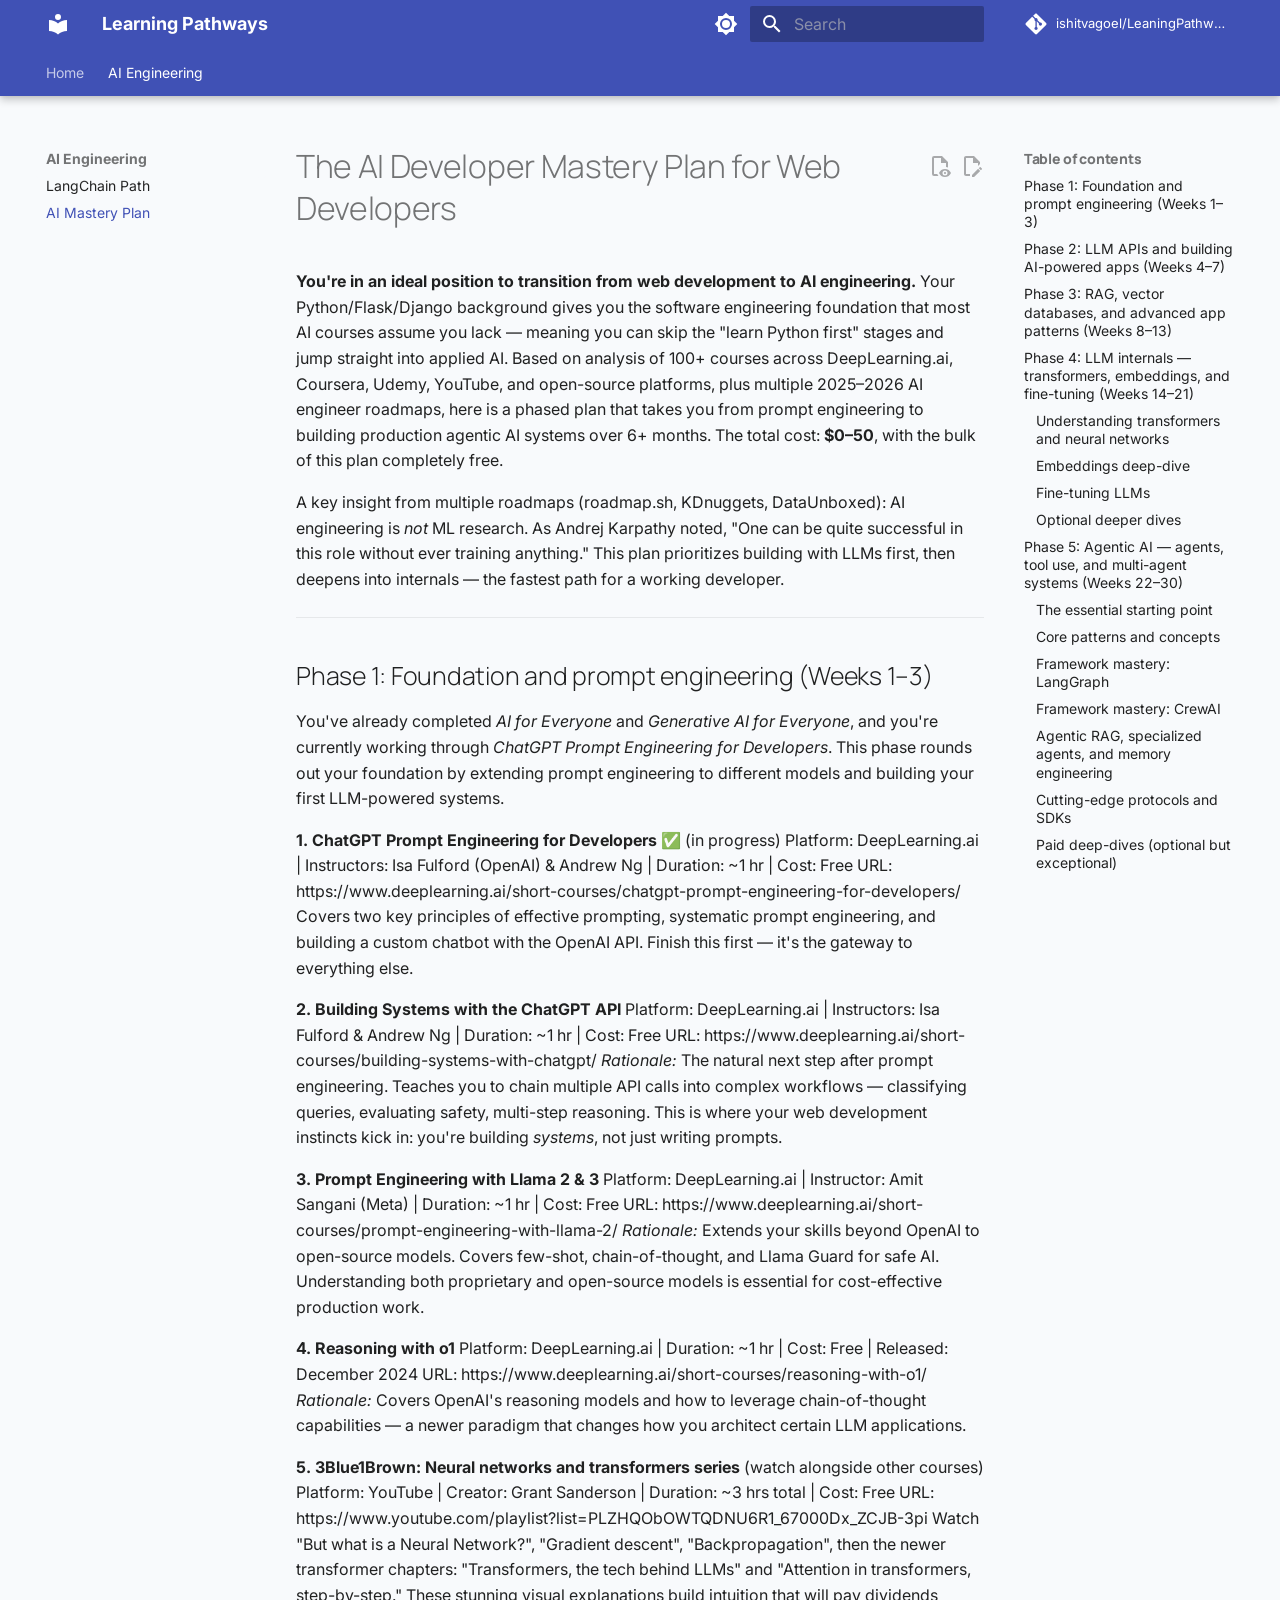
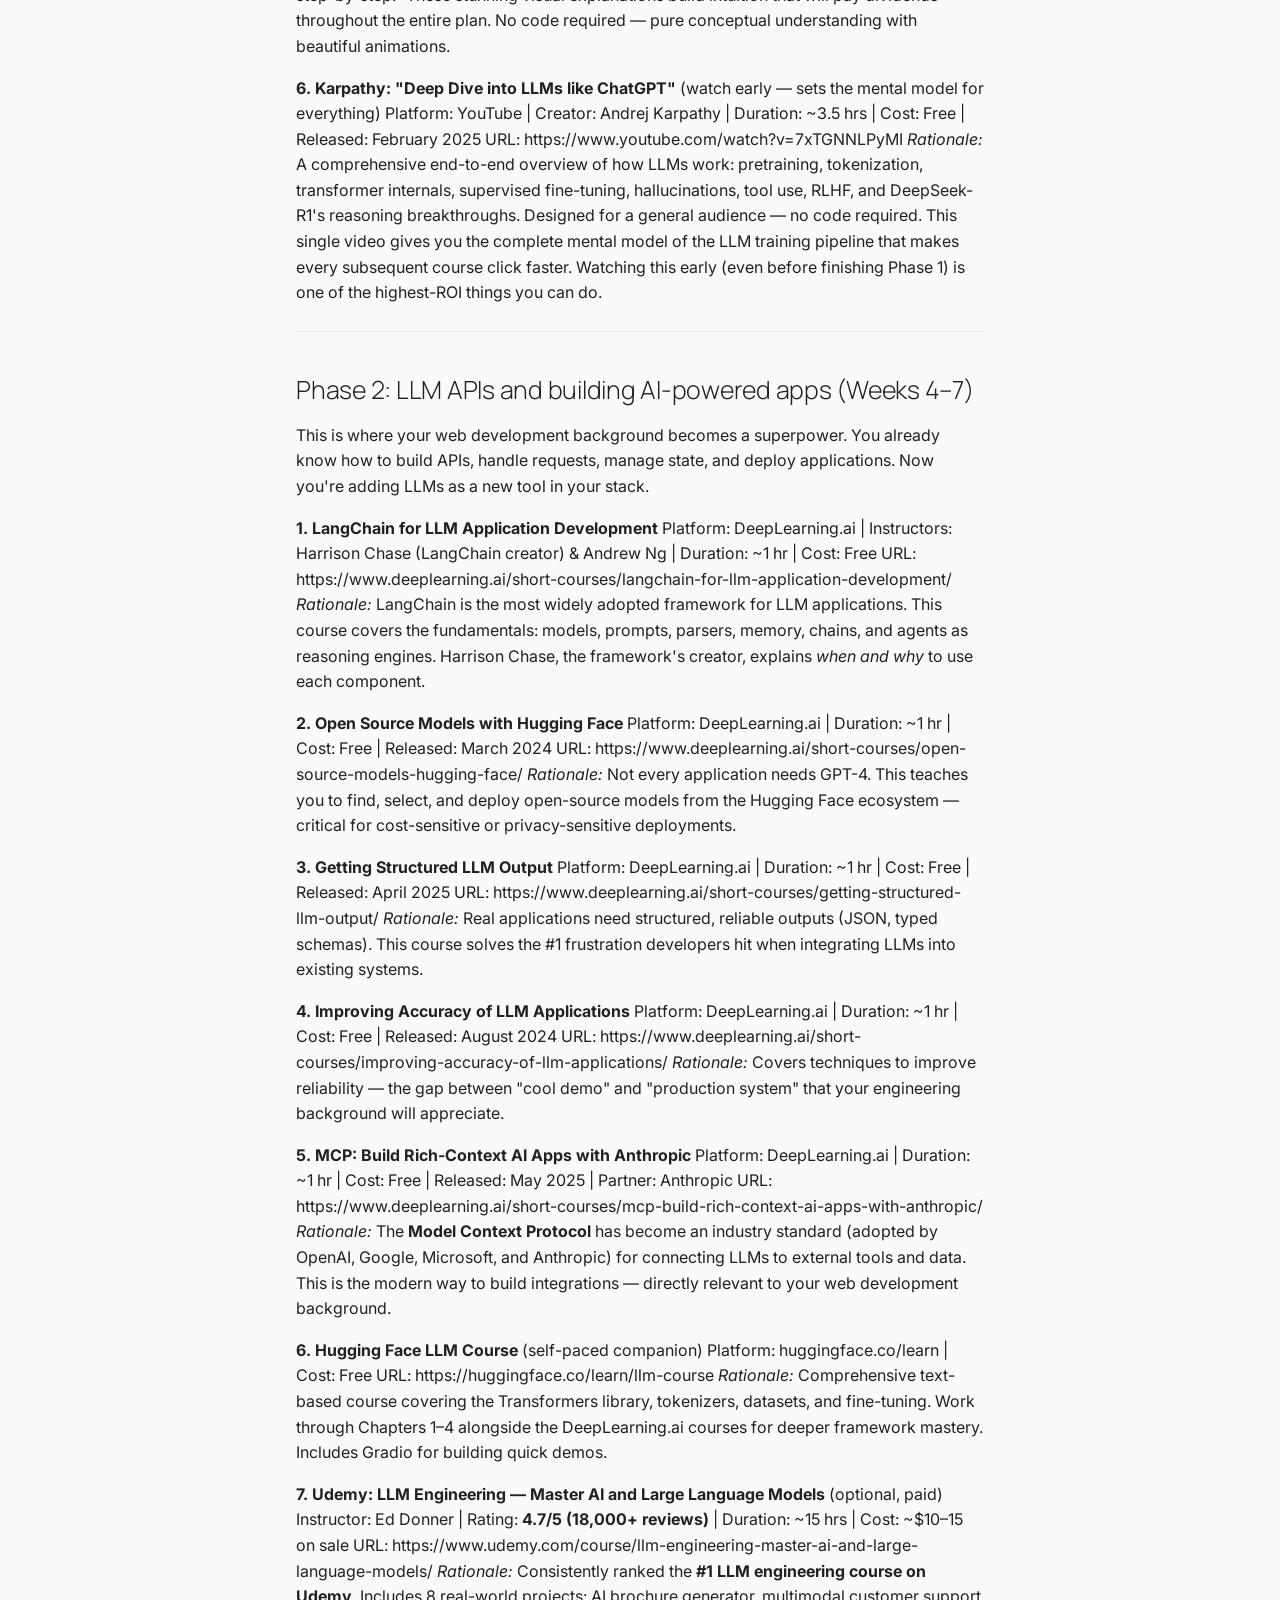
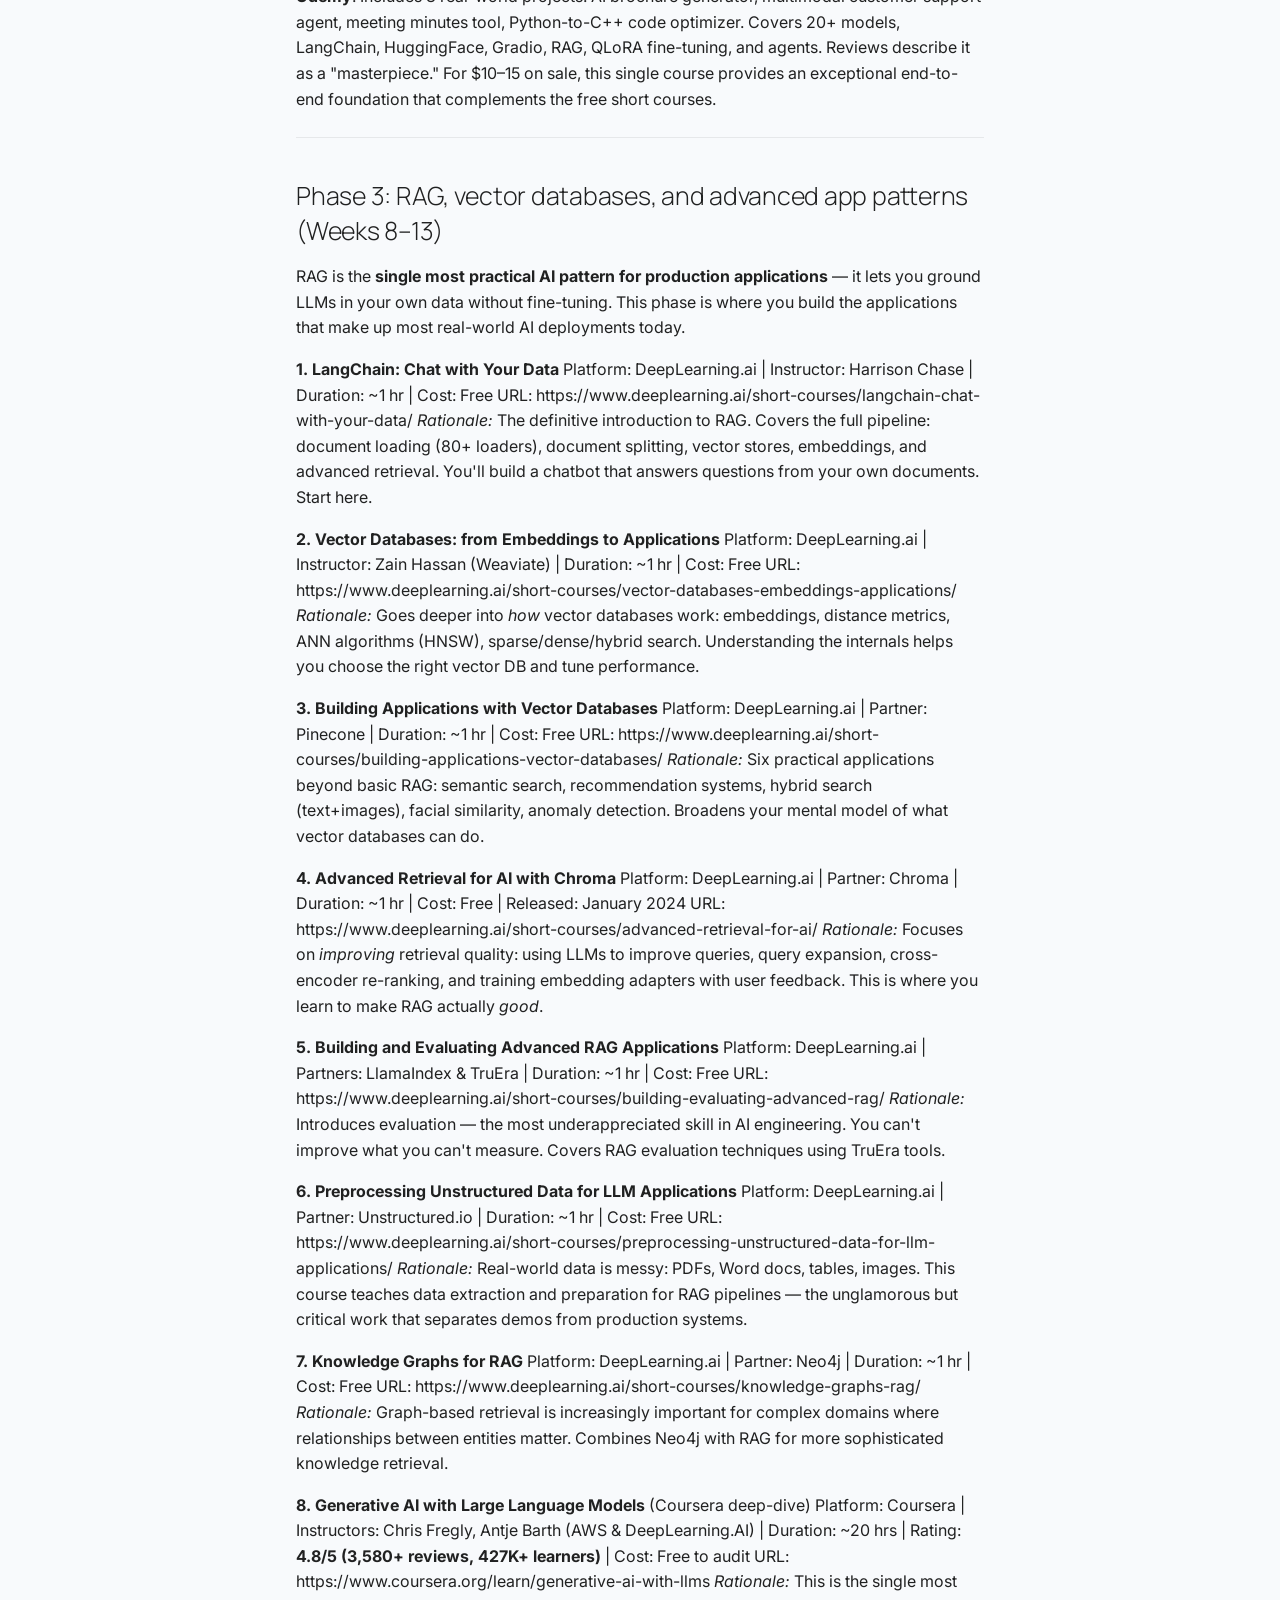
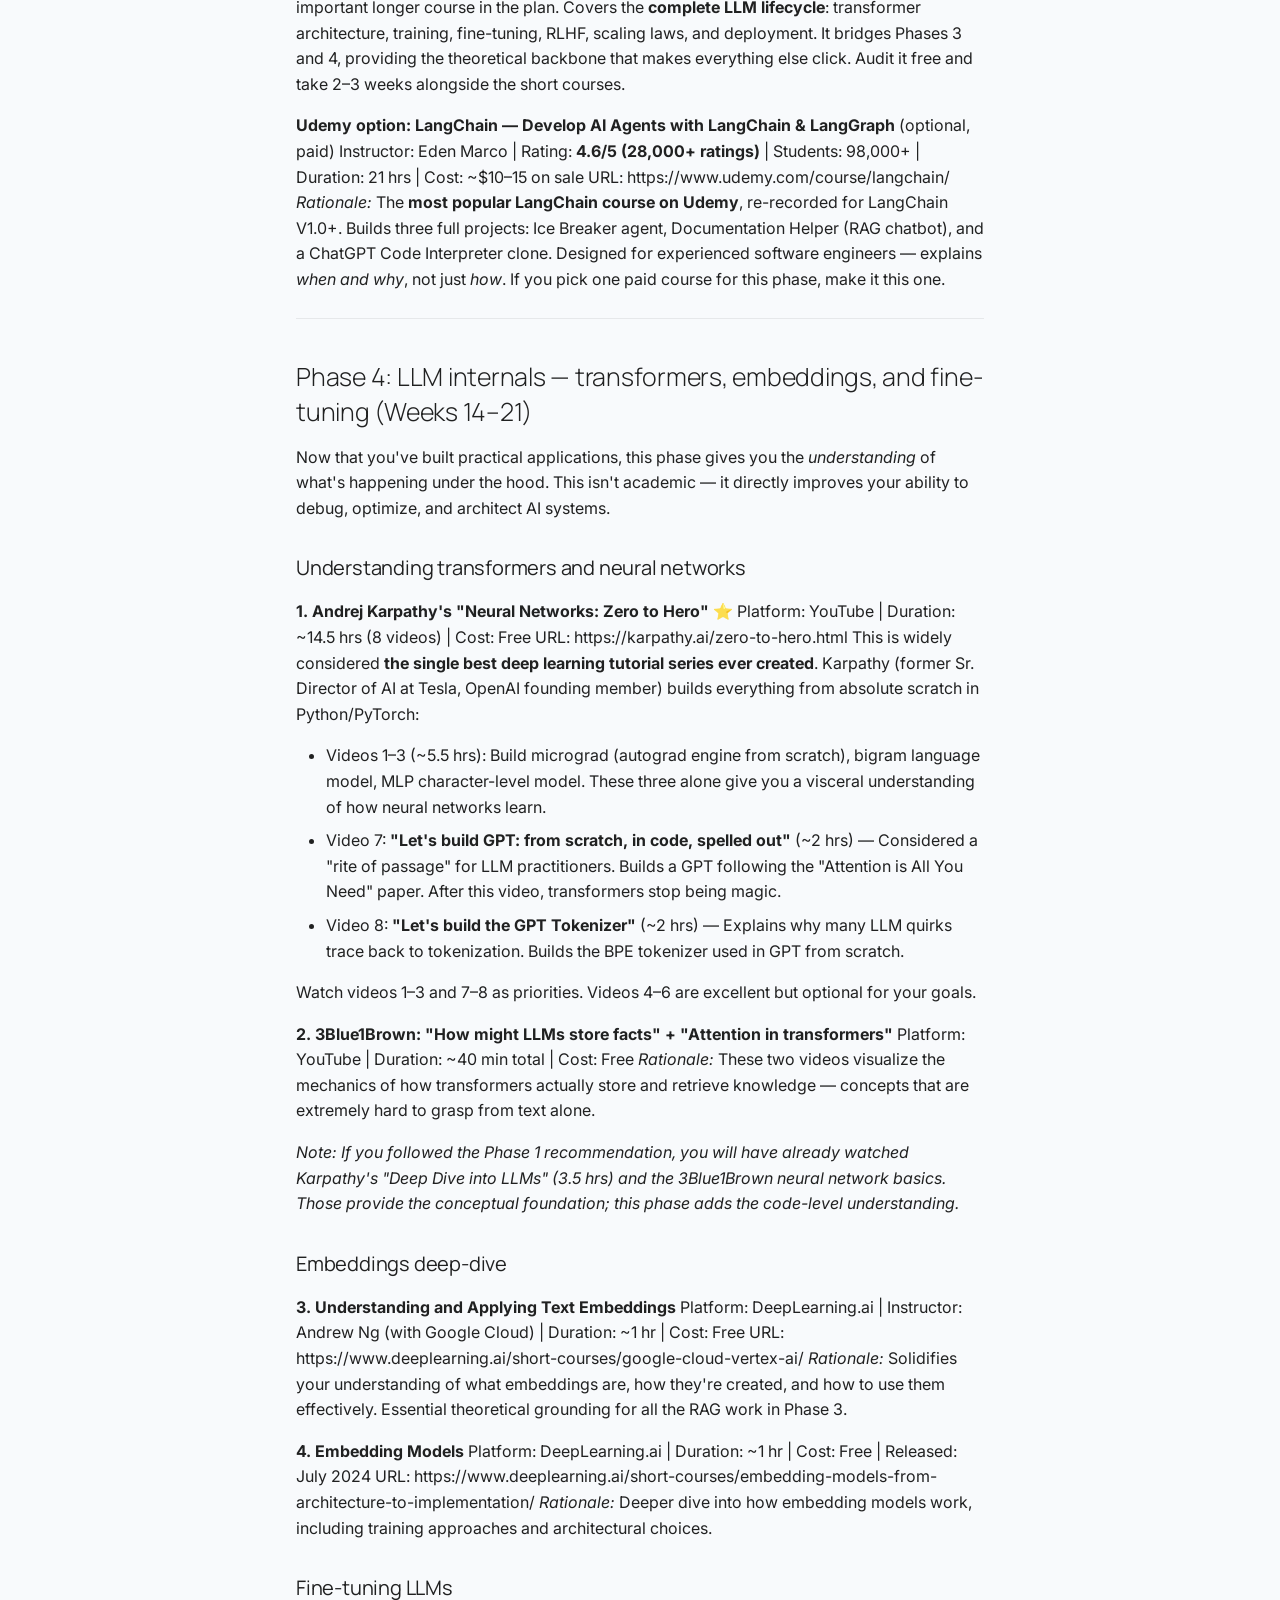
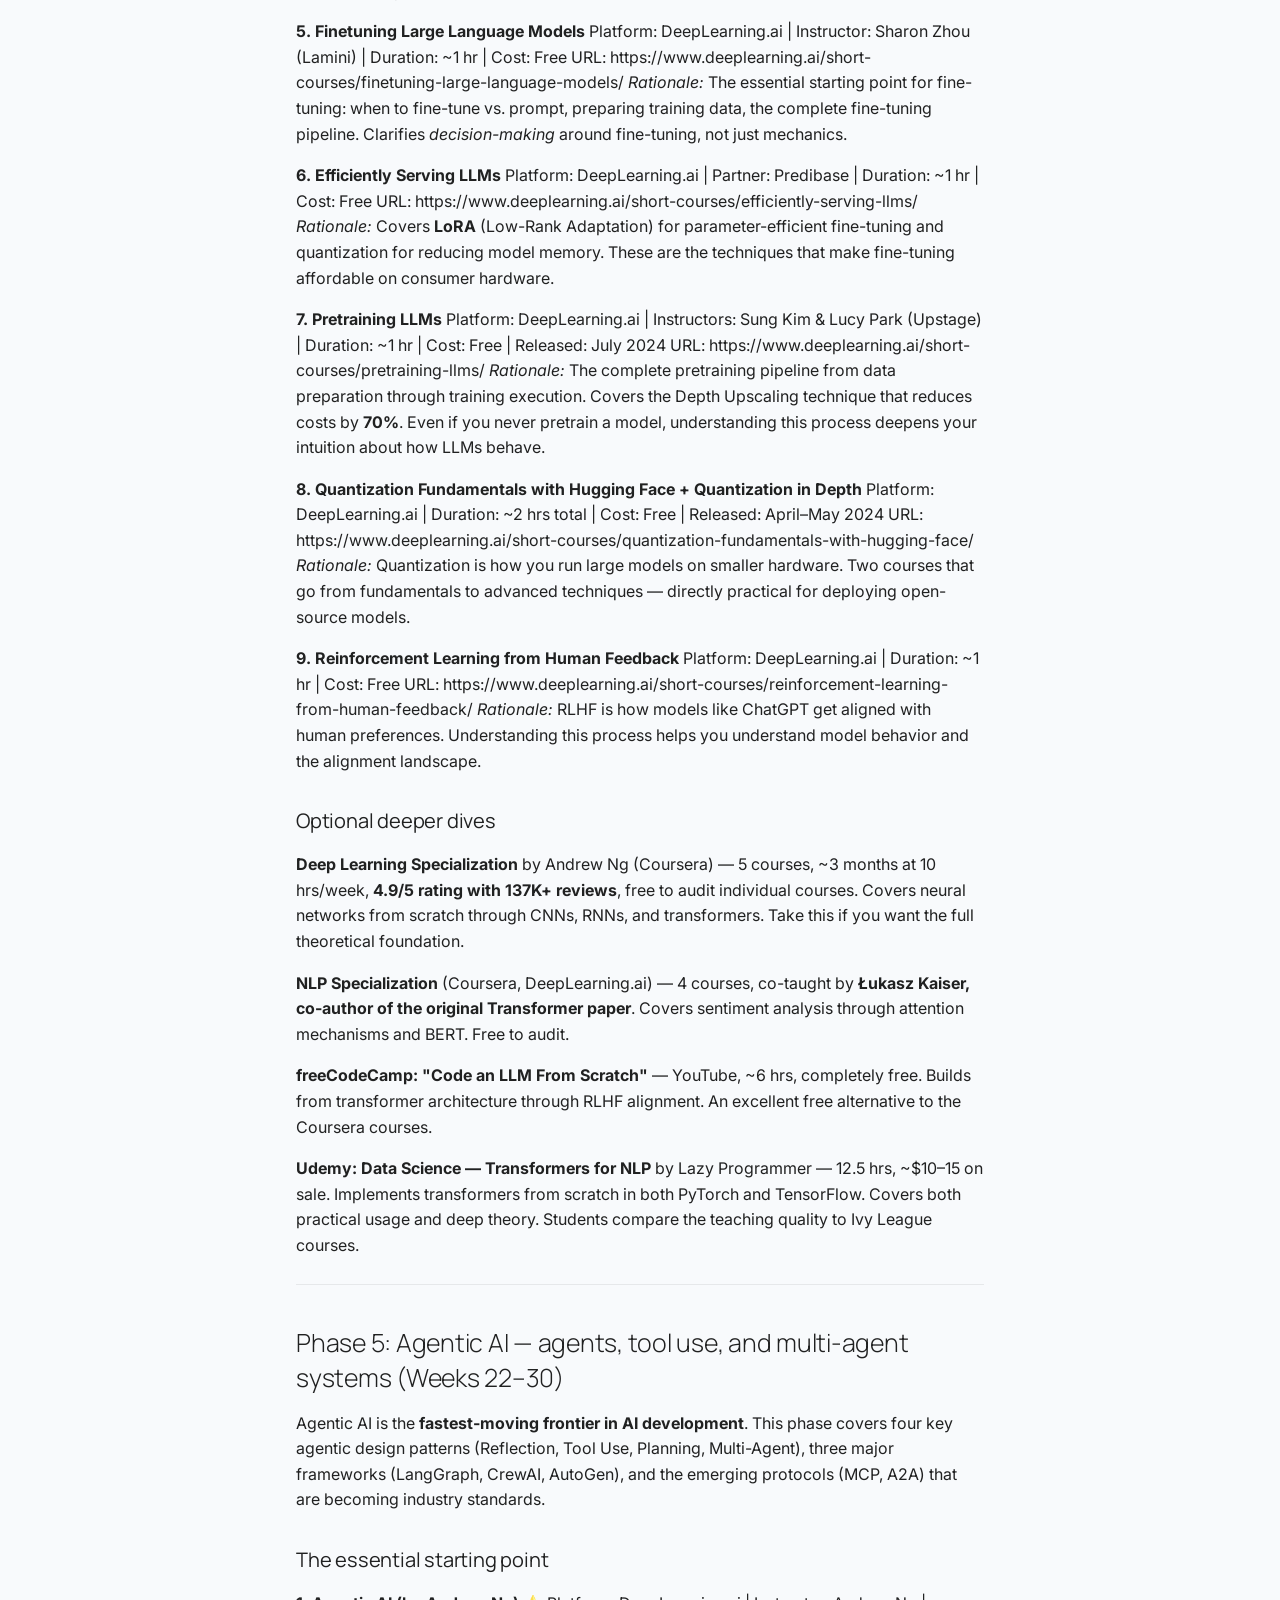
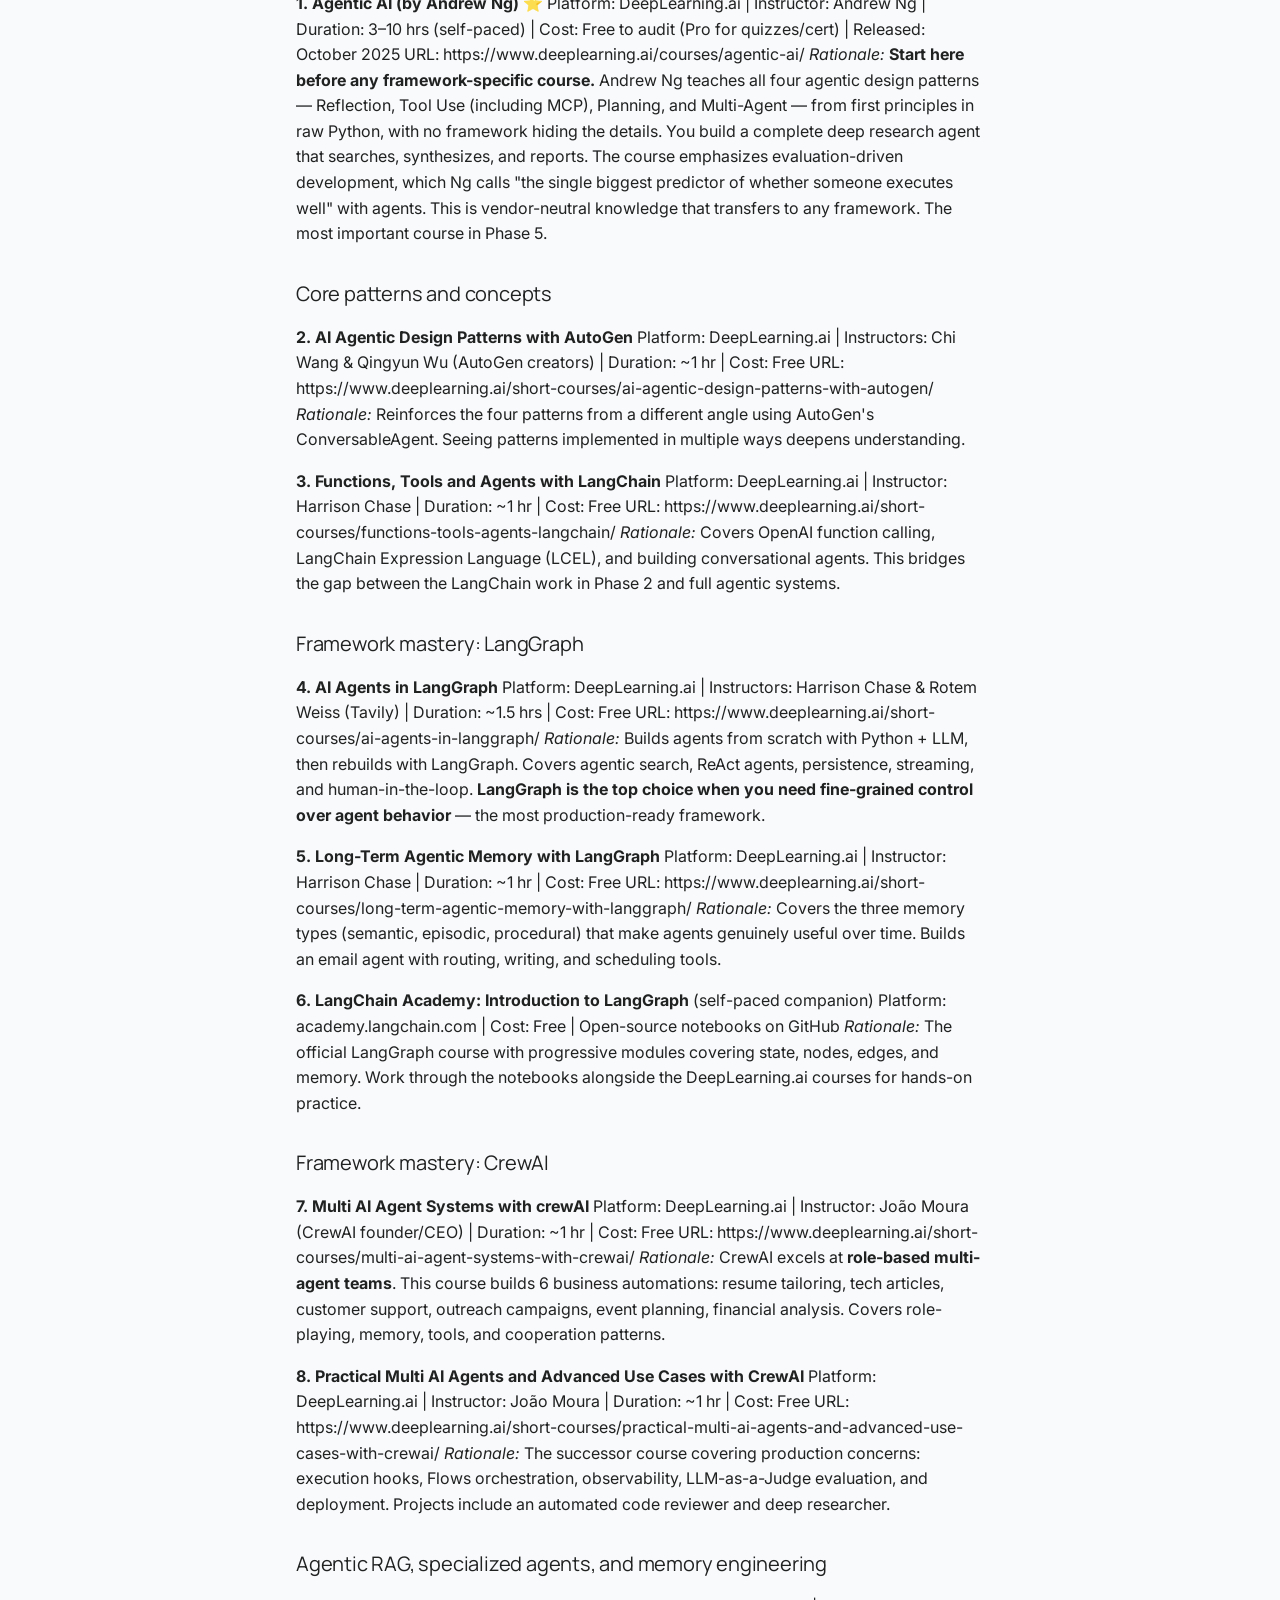
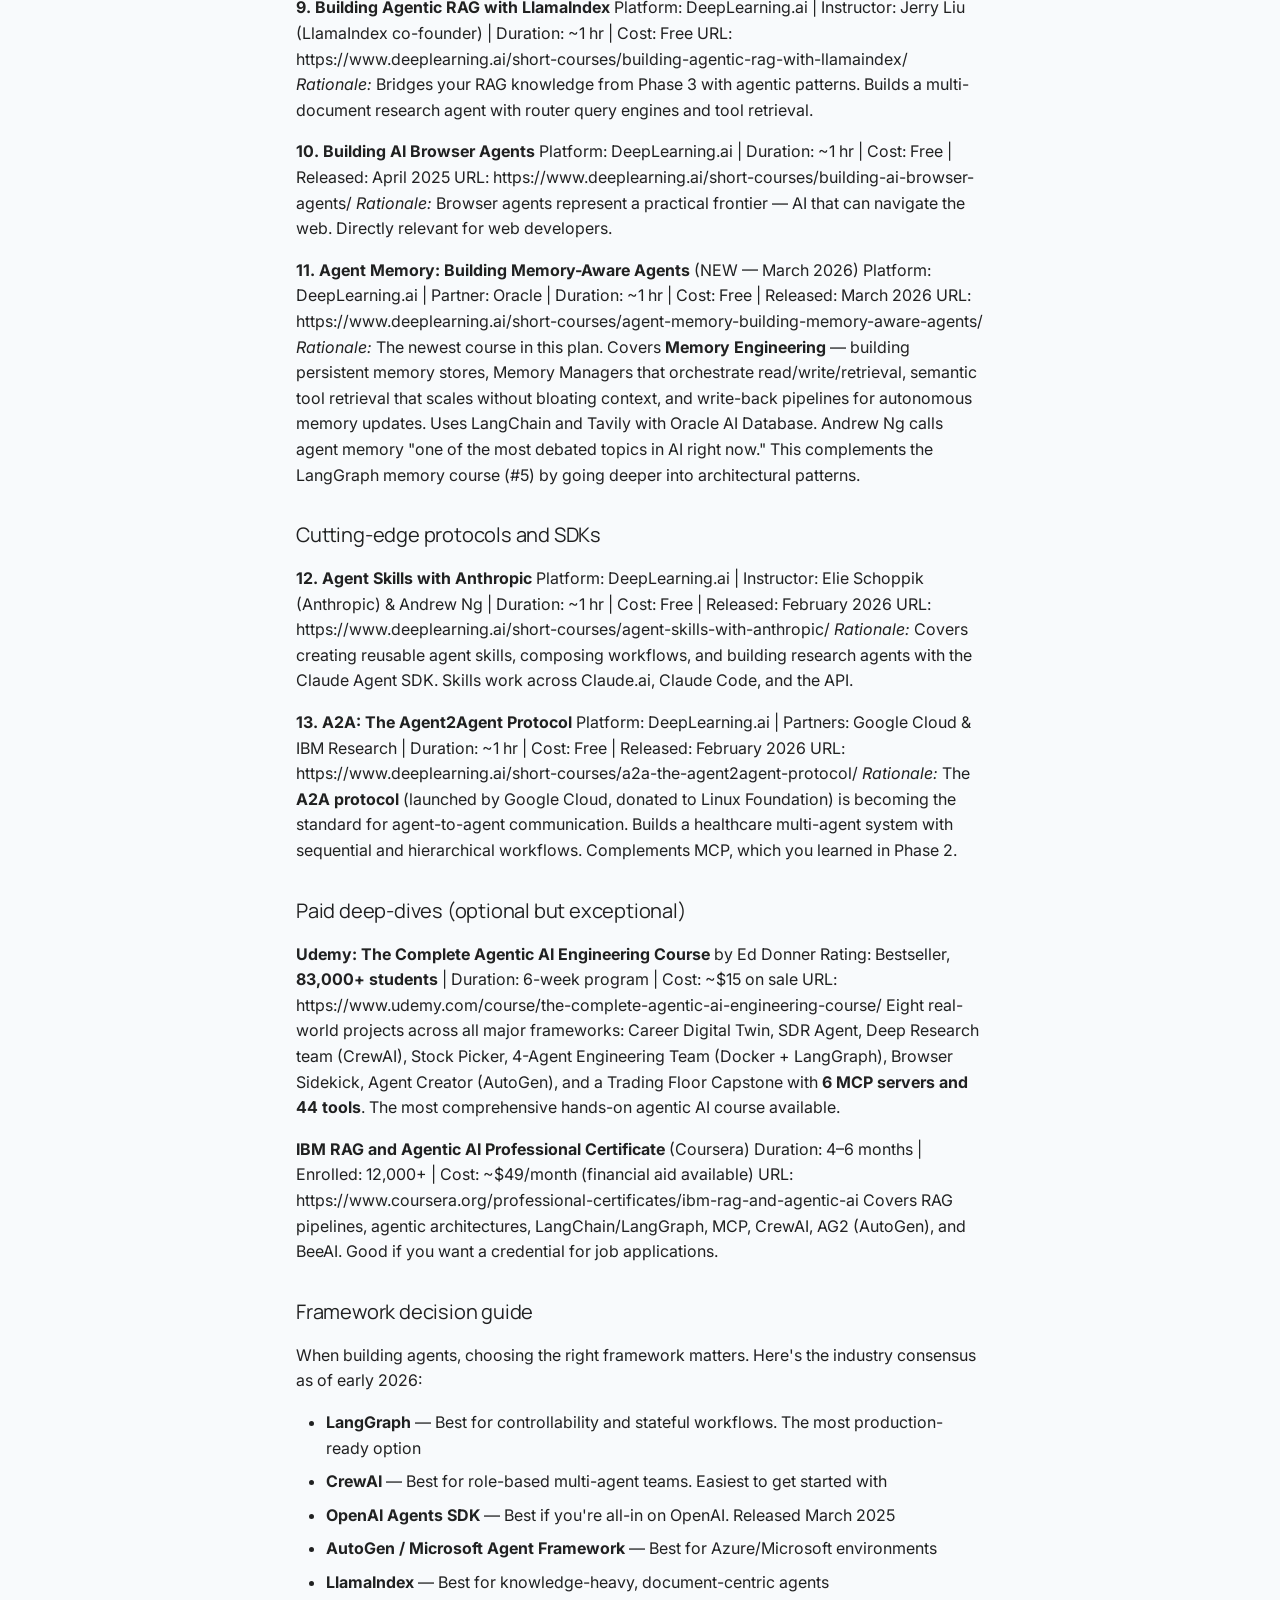
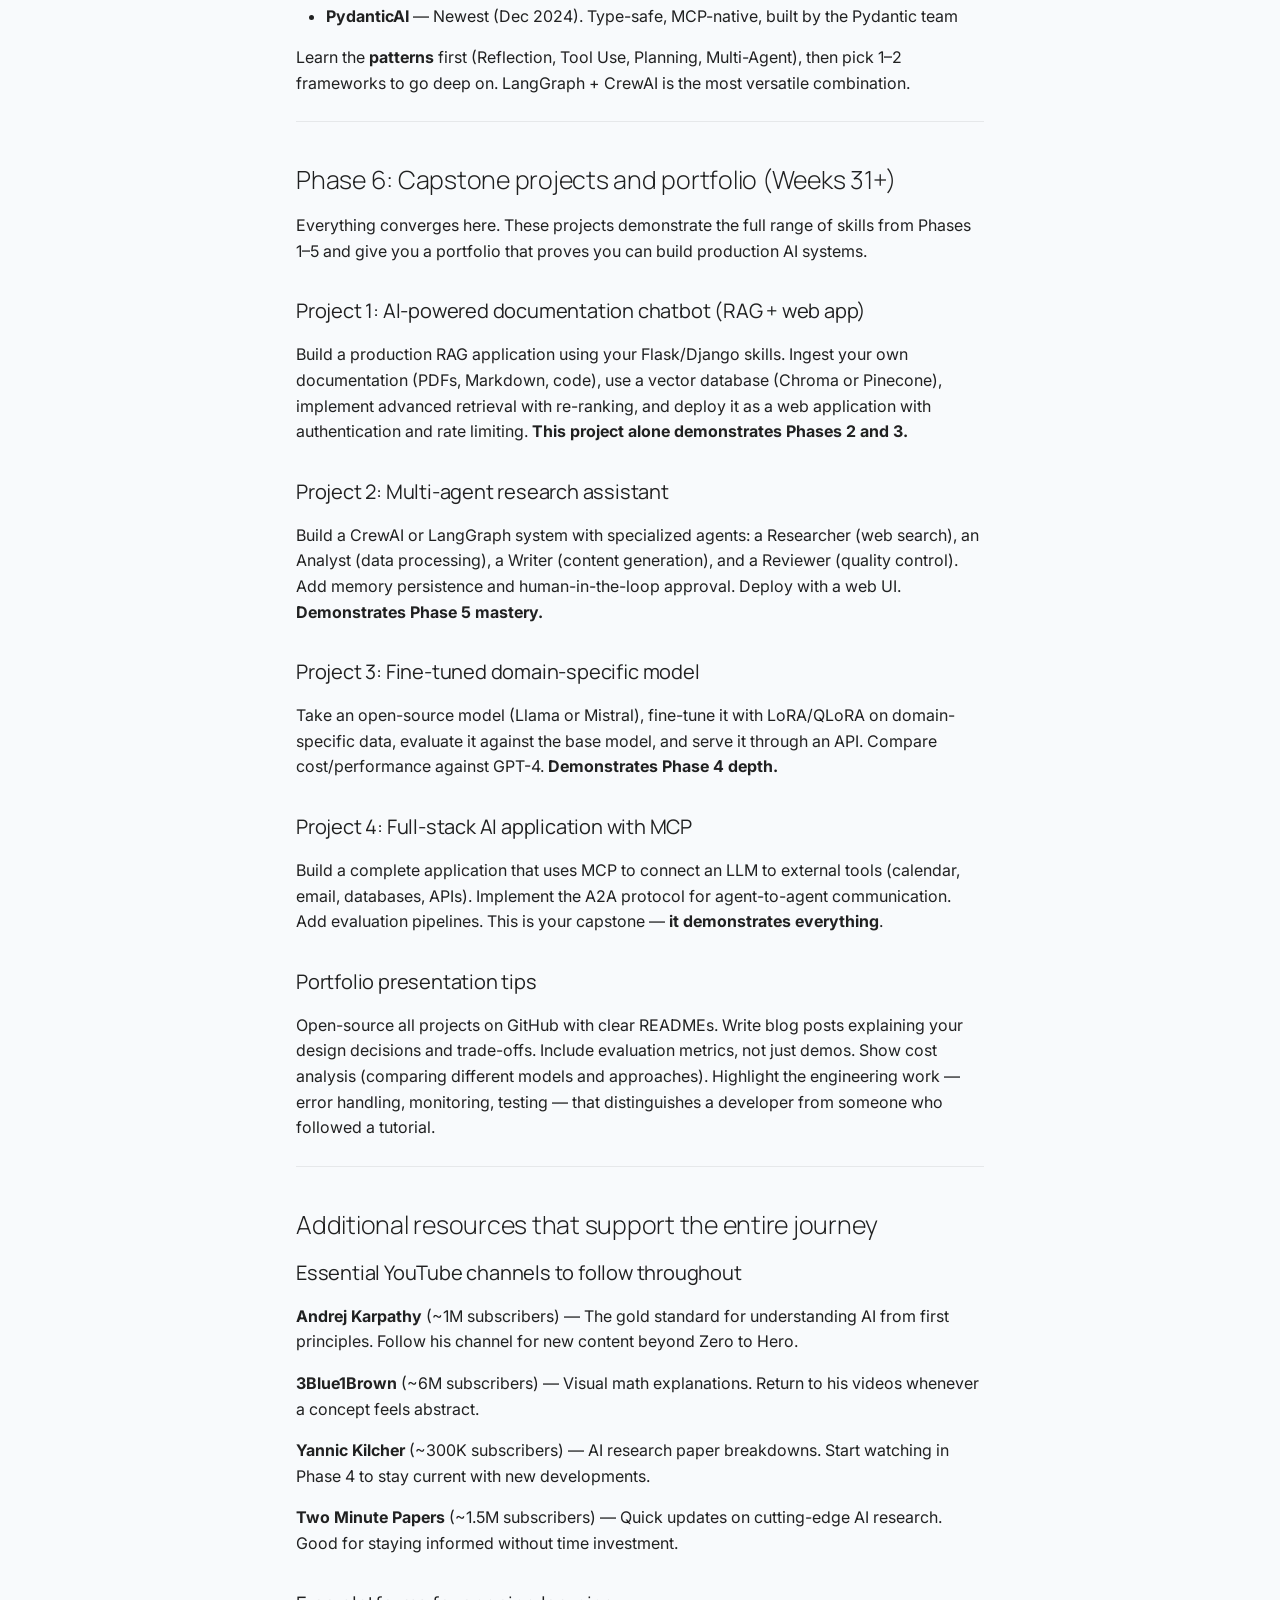
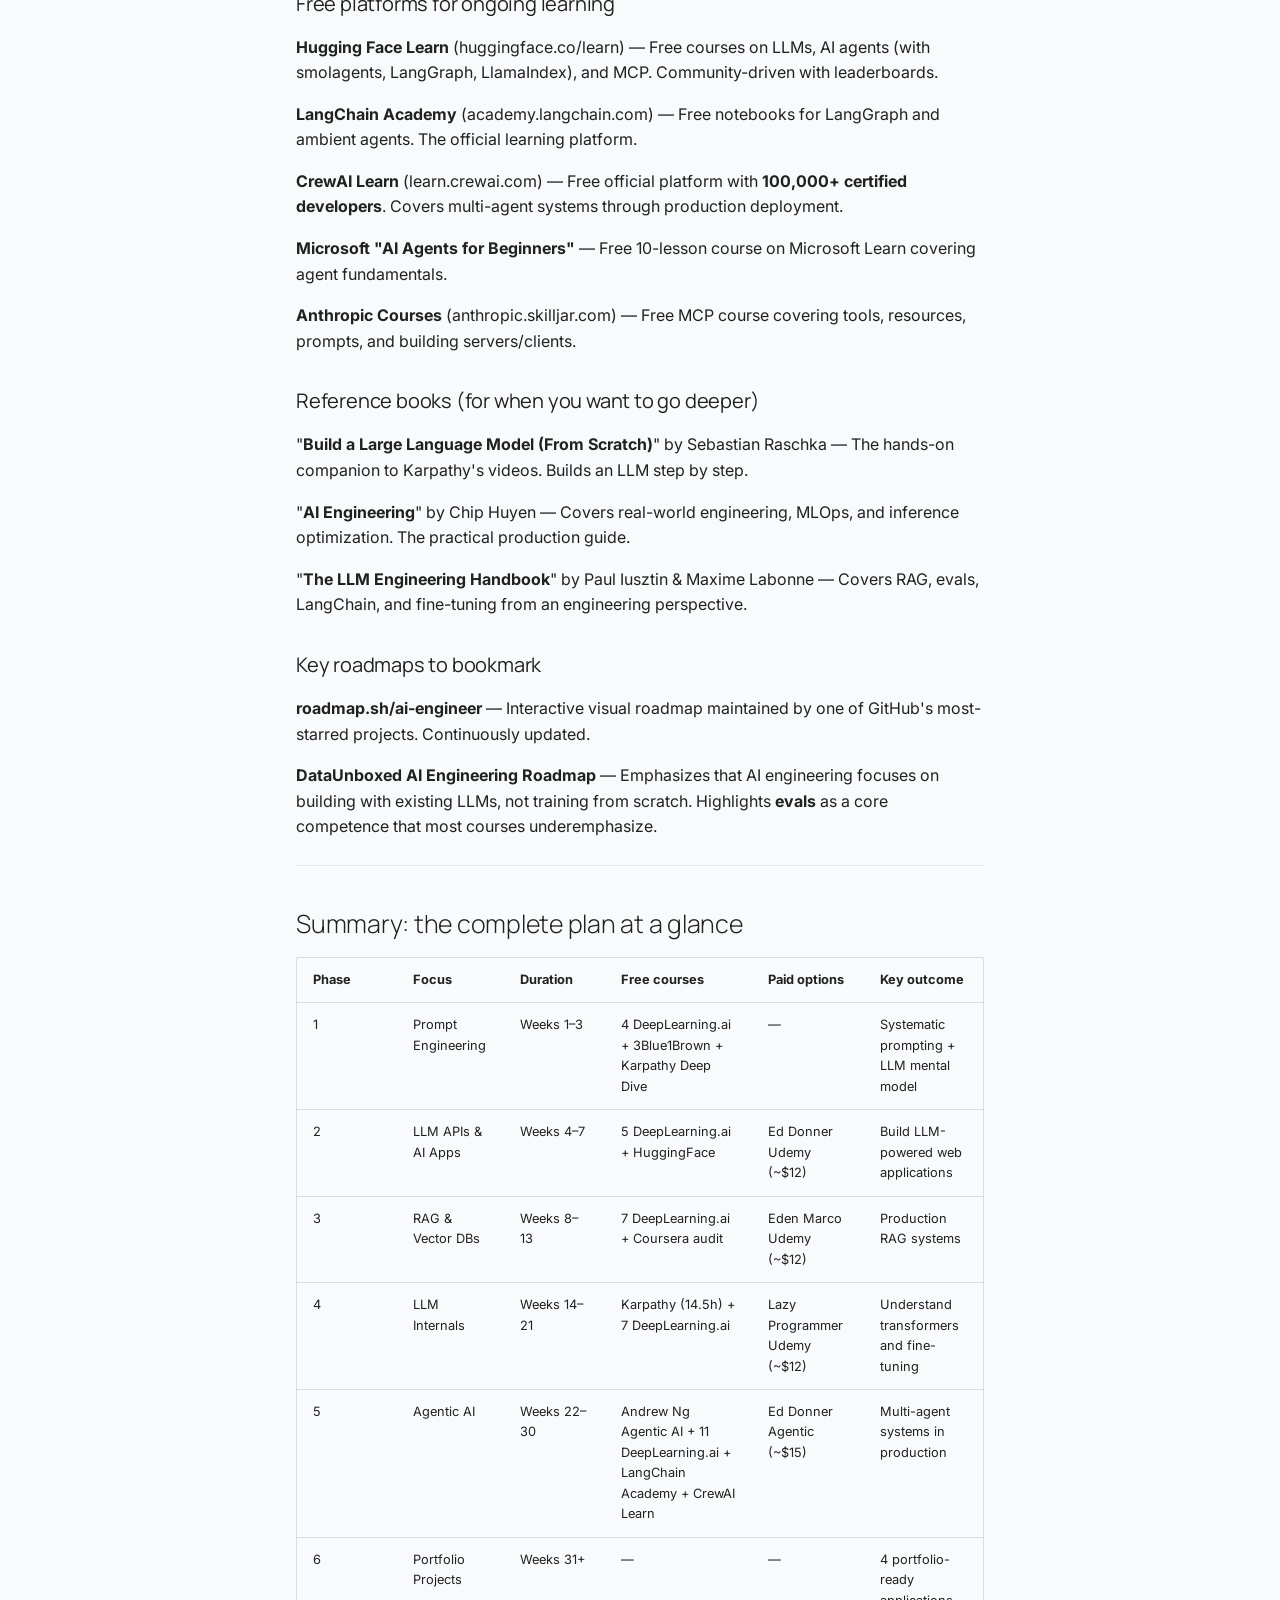
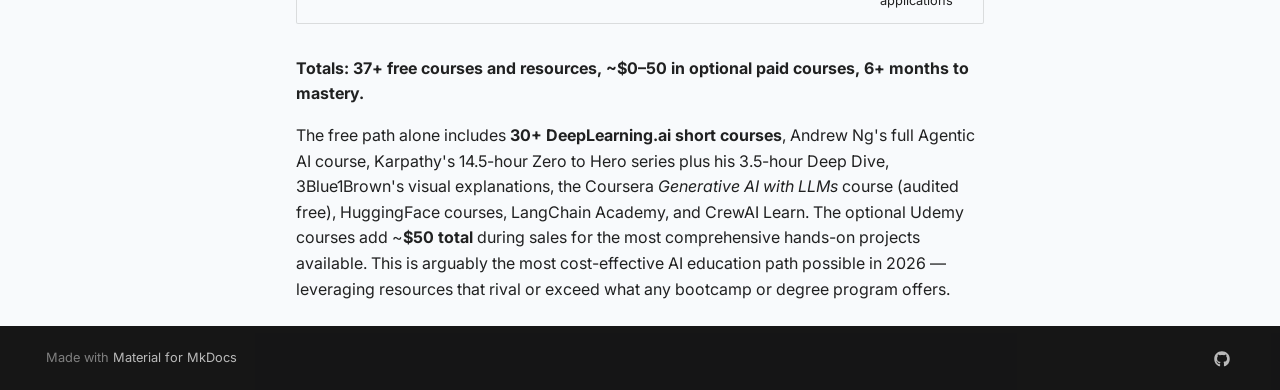
<file: ai-engineering/ai-mastery-plan/index.html>
<!doctype html>
<html lang="en" class="no-js">
  <head>
    
      <meta charset="utf-8">
      <meta name="viewport" content="width=device-width,initial-scale=1">
      
        <meta name="description" content="Strategic roadmap for becoming a senior AI engineer.">
      
      
      
        <link rel="canonical" href="https://ishitvagoel.github.io/LearningPathways/ai-engineering/ai-mastery-plan/">
      
      
        <link rel="prev" href="../langchain-path/">
      
      
      
        
      
      
      <link rel="icon" href="../../assets/images/favicon.png">
      <meta name="generator" content="mkdocs-1.6.1, mkdocs-material-9.7.6">
    
    
      
        <title>AI Developer Mastery Plan - Learning Pathways</title>
      
    
    
      <link rel="stylesheet" href="../../assets/stylesheets/main.484c7ddc.min.css">
      
        
        <link rel="stylesheet" href="../../assets/stylesheets/palette.ab4e12ef.min.css">
      
      


    
    
      
    
    
      
        
        
        <link rel="preconnect" href="https://fonts.gstatic.com" crossorigin>
        <link rel="stylesheet" href="https://fonts.googleapis.com/css?family=Inter:300,300i,400,400i,700,700i%7CFira+Code:400,400i,700,700i&display=fallback">
        <style>:root{--md-text-font:"Inter";--md-code-font:"Fira Code"}</style>
      
    
    
      <link rel="stylesheet" href="../../assets/custom.css">
    
    <script>__md_scope=new URL("../..",location),__md_hash=e=>[...e].reduce(((e,_)=>(e<<5)-e+_.charCodeAt(0)),0),__md_get=(e,_=localStorage,t=__md_scope)=>JSON.parse(_.getItem(t.pathname+"."+e)),__md_set=(e,_,t=localStorage,a=__md_scope)=>{try{t.setItem(a.pathname+"."+e,JSON.stringify(_))}catch(e){}}</script>
    
      
  


    
    
  </head>
  
  
    
    
      
    
    
    
    
    <body dir="ltr" data-md-color-scheme="default" data-md-color-primary="indigo" data-md-color-accent="teal">
  
    
    <input class="md-toggle" data-md-toggle="drawer" type="checkbox" id="__drawer" autocomplete="off">
    <input class="md-toggle" data-md-toggle="search" type="checkbox" id="__search" autocomplete="off">
    <label class="md-overlay" for="__drawer"></label>
    <div data-md-component="skip">
      
        
        <a href="#the-ai-developer-mastery-plan-for-web-developers" class="md-skip">
          Skip to content
        </a>
      
    </div>
    <div data-md-component="announce">
      
    </div>
    
    
      

  

<header class="md-header md-header--shadow md-header--lifted" data-md-component="header">
  <nav class="md-header__inner md-grid" aria-label="Header">
    <a href="../.." title="Learning Pathways" class="md-header__button md-logo" aria-label="Learning Pathways" data-md-component="logo">
      
  
  <svg xmlns="http://www.w3.org/2000/svg" viewBox="0 0 24 24"><path d="M12 8a3 3 0 0 0 3-3 3 3 0 0 0-3-3 3 3 0 0 0-3 3 3 3 0 0 0 3 3m0 3.54C9.64 9.35 6.5 8 3 8v11c3.5 0 6.64 1.35 9 3.54 2.36-2.19 5.5-3.54 9-3.54V8c-3.5 0-6.64 1.35-9 3.54"/></svg>

    </a>
    <label class="md-header__button md-icon" for="__drawer">
      
      <svg xmlns="http://www.w3.org/2000/svg" viewBox="0 0 24 24"><path d="M3 6h18v2H3zm0 5h18v2H3zm0 5h18v2H3z"/></svg>
    </label>
    <div class="md-header__title" data-md-component="header-title">
      <div class="md-header__ellipsis">
        <div class="md-header__topic">
          <span class="md-ellipsis">
            Learning Pathways
          </span>
        </div>
        <div class="md-header__topic" data-md-component="header-topic">
          <span class="md-ellipsis">
            
              AI Developer Mastery Plan
            
          </span>
        </div>
      </div>
    </div>
    
      
        <form class="md-header__option" data-md-component="palette">
  
    
    
    
    <input class="md-option" data-md-color-media="(prefers-color-scheme: light)" data-md-color-scheme="default" data-md-color-primary="indigo" data-md-color-accent="teal"  aria-label="Switch to dark mode"  type="radio" name="__palette" id="__palette_0">
    
      <label class="md-header__button md-icon" title="Switch to dark mode" for="__palette_1" hidden>
        <svg xmlns="http://www.w3.org/2000/svg" viewBox="0 0 24 24"><path d="M12 8a4 4 0 0 0-4 4 4 4 0 0 0 4 4 4 4 0 0 0 4-4 4 4 0 0 0-4-4m0 10a6 6 0 0 1-6-6 6 6 0 0 1 6-6 6 6 0 0 1 6 6 6 6 0 0 1-6 6m8-9.31V4h-4.69L12 .69 8.69 4H4v4.69L.69 12 4 15.31V20h4.69L12 23.31 15.31 20H20v-4.69L23.31 12z"/></svg>
      </label>
    
  
    
    
    
    <input class="md-option" data-md-color-media="(prefers-color-scheme: dark)" data-md-color-scheme="slate" data-md-color-primary="indigo" data-md-color-accent="teal"  aria-label="Switch to light mode"  type="radio" name="__palette" id="__palette_1">
    
      <label class="md-header__button md-icon" title="Switch to light mode" for="__palette_0" hidden>
        <svg xmlns="http://www.w3.org/2000/svg" viewBox="0 0 24 24"><path d="M12 18c-.89 0-1.74-.2-2.5-.55C11.56 16.5 13 14.42 13 12s-1.44-4.5-3.5-5.45C10.26 6.2 11.11 6 12 6a6 6 0 0 1 6 6 6 6 0 0 1-6 6m8-9.31V4h-4.69L12 .69 8.69 4H4v4.69L.69 12 4 15.31V20h4.69L12 23.31 15.31 20H20v-4.69L23.31 12z"/></svg>
      </label>
    
  
</form>
      
    
    
      <script>var palette=__md_get("__palette");if(palette&&palette.color){if("(prefers-color-scheme)"===palette.color.media){var media=matchMedia("(prefers-color-scheme: light)"),input=document.querySelector(media.matches?"[data-md-color-media='(prefers-color-scheme: light)']":"[data-md-color-media='(prefers-color-scheme: dark)']");palette.color.media=input.getAttribute("data-md-color-media"),palette.color.scheme=input.getAttribute("data-md-color-scheme"),palette.color.primary=input.getAttribute("data-md-color-primary"),palette.color.accent=input.getAttribute("data-md-color-accent")}for(var[key,value]of Object.entries(palette.color))document.body.setAttribute("data-md-color-"+key,value)}</script>
    
    
    
      
      
        <label class="md-header__button md-icon" for="__search">
          
          <svg xmlns="http://www.w3.org/2000/svg" viewBox="0 0 24 24"><path d="M9.5 3A6.5 6.5 0 0 1 16 9.5c0 1.61-.59 3.09-1.56 4.23l.27.27h.79l5 5-1.5 1.5-5-5v-.79l-.27-.27A6.52 6.52 0 0 1 9.5 16 6.5 6.5 0 0 1 3 9.5 6.5 6.5 0 0 1 9.5 3m0 2C7 5 5 7 5 9.5S7 14 9.5 14 14 12 14 9.5 12 5 9.5 5"/></svg>
        </label>
        <div class="md-search" data-md-component="search" role="dialog">
  <label class="md-search__overlay" for="__search"></label>
  <div class="md-search__inner" role="search">
    <form class="md-search__form" name="search">
      <input type="text" class="md-search__input" name="query" aria-label="Search" placeholder="Search" autocapitalize="off" autocorrect="off" autocomplete="off" spellcheck="false" data-md-component="search-query" required>
      <label class="md-search__icon md-icon" for="__search">
        
        <svg xmlns="http://www.w3.org/2000/svg" viewBox="0 0 24 24"><path d="M9.5 3A6.5 6.5 0 0 1 16 9.5c0 1.61-.59 3.09-1.56 4.23l.27.27h.79l5 5-1.5 1.5-5-5v-.79l-.27-.27A6.52 6.52 0 0 1 9.5 16 6.5 6.5 0 0 1 3 9.5 6.5 6.5 0 0 1 9.5 3m0 2C7 5 5 7 5 9.5S7 14 9.5 14 14 12 14 9.5 12 5 9.5 5"/></svg>
        
        <svg xmlns="http://www.w3.org/2000/svg" viewBox="0 0 24 24"><path d="M20 11v2H8l5.5 5.5-1.42 1.42L4.16 12l7.92-7.92L13.5 5.5 8 11z"/></svg>
      </label>
      <nav class="md-search__options" aria-label="Search">
        
        <button type="reset" class="md-search__icon md-icon" title="Clear" aria-label="Clear" tabindex="-1">
          
          <svg xmlns="http://www.w3.org/2000/svg" viewBox="0 0 24 24"><path d="M19 6.41 17.59 5 12 10.59 6.41 5 5 6.41 10.59 12 5 17.59 6.41 19 12 13.41 17.59 19 19 17.59 13.41 12z"/></svg>
        </button>
      </nav>
      
        <div class="md-search__suggest" data-md-component="search-suggest"></div>
      
    </form>
    <div class="md-search__output">
      <div class="md-search__scrollwrap" tabindex="0" data-md-scrollfix>
        <div class="md-search-result" data-md-component="search-result">
          <div class="md-search-result__meta">
            Initializing search
          </div>
          <ol class="md-search-result__list" role="presentation"></ol>
        </div>
      </div>
    </div>
  </div>
</div>
      
    
    
      <div class="md-header__source">
        <a href="https://github.com/ishitvagoel/LeaningPathways" title="Go to repository" class="md-source" data-md-component="source">
  <div class="md-source__icon md-icon">
    
    <svg xmlns="http://www.w3.org/2000/svg" viewBox="0 0 448 512"><!--! Font Awesome Free 7.1.0 by @fontawesome - https://fontawesome.com License - https://fontawesome.com/license/free (Icons: CC BY 4.0, Fonts: SIL OFL 1.1, Code: MIT License) Copyright 2025 Fonticons, Inc.--><path d="M439.6 236.1 244 40.5c-5.4-5.5-12.8-8.5-20.4-8.5s-15 3-20.4 8.4L162.5 81l51.5 51.5c27.1-9.1 52.7 16.8 43.4 43.7l49.7 49.7c34.2-11.8 61.2 31 35.5 56.7-26.5 26.5-70.2-2.9-56-37.3L240.3 199v121.9c25.3 12.5 22.3 41.8 9.1 55-6.4 6.4-15.2 10.1-24.3 10.1s-17.8-3.6-24.3-10.1c-17.6-17.6-11.1-46.9 11.2-56v-123c-20.8-8.5-24.6-30.7-18.6-45L142.6 101 8.5 235.1C3 240.6 0 247.9 0 255.5s3 15 8.5 20.4l195.6 195.7c5.4 5.4 12.7 8.4 20.4 8.4s15-3 20.4-8.4l194.7-194.7c5.4-5.4 8.4-12.8 8.4-20.4s-3-15-8.4-20.4"/></svg>
  </div>
  <div class="md-source__repository">
    ishitvagoel/LeaningPathways
  </div>
</a>
      </div>
    
  </nav>
  
    
      
<nav class="md-tabs" aria-label="Tabs" data-md-component="tabs">
  <div class="md-grid">
    <ul class="md-tabs__list">
      
        
  
  
  
  
    <li class="md-tabs__item">
      <a href="../.." class="md-tabs__link">
        
  
  
    
  
  Home

      </a>
    </li>
  

      
        
  
  
  
    
  
  
    
    
      <li class="md-tabs__item md-tabs__item--active">
        <a href="../langchain-path/" class="md-tabs__link">
          
  
  
  AI Engineering

        </a>
      </li>
    
  

      
    </ul>
  </div>
</nav>
    
  
</header>
    
    <div class="md-container" data-md-component="container">
      
      
        
      
      <main class="md-main" data-md-component="main">
        <div class="md-main__inner md-grid">
          
            
              
              <div class="md-sidebar md-sidebar--primary" data-md-component="sidebar" data-md-type="navigation" >
                <div class="md-sidebar__scrollwrap">
                  <div class="md-sidebar__inner">
                    


  


<nav class="md-nav md-nav--primary md-nav--lifted" aria-label="Navigation" data-md-level="0">
  <label class="md-nav__title" for="__drawer">
    <a href="../.." title="Learning Pathways" class="md-nav__button md-logo" aria-label="Learning Pathways" data-md-component="logo">
      
  
  <svg xmlns="http://www.w3.org/2000/svg" viewBox="0 0 24 24"><path d="M12 8a3 3 0 0 0 3-3 3 3 0 0 0-3-3 3 3 0 0 0-3 3 3 3 0 0 0 3 3m0 3.54C9.64 9.35 6.5 8 3 8v11c3.5 0 6.64 1.35 9 3.54 2.36-2.19 5.5-3.54 9-3.54V8c-3.5 0-6.64 1.35-9 3.54"/></svg>

    </a>
    Learning Pathways
  </label>
  
    <div class="md-nav__source">
      <a href="https://github.com/ishitvagoel/LeaningPathways" title="Go to repository" class="md-source" data-md-component="source">
  <div class="md-source__icon md-icon">
    
    <svg xmlns="http://www.w3.org/2000/svg" viewBox="0 0 448 512"><!--! Font Awesome Free 7.1.0 by @fontawesome - https://fontawesome.com License - https://fontawesome.com/license/free (Icons: CC BY 4.0, Fonts: SIL OFL 1.1, Code: MIT License) Copyright 2025 Fonticons, Inc.--><path d="M439.6 236.1 244 40.5c-5.4-5.5-12.8-8.5-20.4-8.5s-15 3-20.4 8.4L162.5 81l51.5 51.5c27.1-9.1 52.7 16.8 43.4 43.7l49.7 49.7c34.2-11.8 61.2 31 35.5 56.7-26.5 26.5-70.2-2.9-56-37.3L240.3 199v121.9c25.3 12.5 22.3 41.8 9.1 55-6.4 6.4-15.2 10.1-24.3 10.1s-17.8-3.6-24.3-10.1c-17.6-17.6-11.1-46.9 11.2-56v-123c-20.8-8.5-24.6-30.7-18.6-45L142.6 101 8.5 235.1C3 240.6 0 247.9 0 255.5s3 15 8.5 20.4l195.6 195.7c5.4 5.4 12.7 8.4 20.4 8.4s15-3 20.4-8.4l194.7-194.7c5.4-5.4 8.4-12.8 8.4-20.4s-3-15-8.4-20.4"/></svg>
  </div>
  <div class="md-source__repository">
    ishitvagoel/LeaningPathways
  </div>
</a>
    </div>
  
  <ul class="md-nav__list" data-md-scrollfix>
    
      
      
  
  
  
  
    <li class="md-nav__item">
      <a href="../.." class="md-nav__link">
        
  
  
  <span class="md-ellipsis">
    
  
    Home
  

    
  </span>
  
  

      </a>
    </li>
  

    
      
      
  
  
    
  
  
  
    
    
    
    
      
        
        
      
      
        
      
    
    
    <li class="md-nav__item md-nav__item--active md-nav__item--section md-nav__item--nested">
      
        
        
        <input class="md-nav__toggle md-toggle " type="checkbox" id="__nav_2" checked>
        
          
          <label class="md-nav__link" for="__nav_2" id="__nav_2_label" tabindex="">
            
  
  
  <span class="md-ellipsis">
    
  
    AI Engineering
  

    
  </span>
  
  

            <span class="md-nav__icon md-icon"></span>
          </label>
        
        <nav class="md-nav" data-md-level="1" aria-labelledby="__nav_2_label" aria-expanded="true">
          <label class="md-nav__title" for="__nav_2">
            <span class="md-nav__icon md-icon"></span>
            
  
    AI Engineering
  

          </label>
          <ul class="md-nav__list" data-md-scrollfix>
            
              
                
  
  
  
  
    <li class="md-nav__item">
      <a href="../langchain-path/" class="md-nav__link">
        
  
  
  <span class="md-ellipsis">
    
  
    LangChain Path
  

    
  </span>
  
  

      </a>
    </li>
  

              
            
              
                
  
  
    
  
  
  
    <li class="md-nav__item md-nav__item--active">
      
      <input class="md-nav__toggle md-toggle" type="checkbox" id="__toc">
      
      
        
      
      
        <label class="md-nav__link md-nav__link--active" for="__toc">
          
  
  
  <span class="md-ellipsis">
    
  
    AI Mastery Plan
  

    
  </span>
  
  

          <span class="md-nav__icon md-icon"></span>
        </label>
      
      <a href="./" class="md-nav__link md-nav__link--active">
        
  
  
  <span class="md-ellipsis">
    
  
    AI Mastery Plan
  

    
  </span>
  
  

      </a>
      
        

<nav class="md-nav md-nav--secondary" aria-label="Table of contents">
  
  
  
    
  
  
    <label class="md-nav__title" for="__toc">
      <span class="md-nav__icon md-icon"></span>
      Table of contents
    </label>
    <ul class="md-nav__list" data-md-component="toc" data-md-scrollfix>
      
        <li class="md-nav__item">
  <a href="#phase-1-foundation-and-prompt-engineering-weeks-13" class="md-nav__link">
    <span class="md-ellipsis">
      
        Phase 1: Foundation and prompt engineering (Weeks 1–3)
      
    </span>
  </a>
  
</li>
      
        <li class="md-nav__item">
  <a href="#phase-2-llm-apis-and-building-ai-powered-apps-weeks-47" class="md-nav__link">
    <span class="md-ellipsis">
      
        Phase 2: LLM APIs and building AI-powered apps (Weeks 4–7)
      
    </span>
  </a>
  
</li>
      
        <li class="md-nav__item">
  <a href="#phase-3-rag-vector-databases-and-advanced-app-patterns-weeks-813" class="md-nav__link">
    <span class="md-ellipsis">
      
        Phase 3: RAG, vector databases, and advanced app patterns (Weeks 8–13)
      
    </span>
  </a>
  
</li>
      
        <li class="md-nav__item">
  <a href="#phase-4-llm-internals-transformers-embeddings-and-fine-tuning-weeks-1421" class="md-nav__link">
    <span class="md-ellipsis">
      
        Phase 4: LLM internals — transformers, embeddings, and fine-tuning (Weeks 14–21)
      
    </span>
  </a>
  
    <nav class="md-nav" aria-label="Phase 4: LLM internals — transformers, embeddings, and fine-tuning (Weeks 14–21)">
      <ul class="md-nav__list">
        
          <li class="md-nav__item">
  <a href="#understanding-transformers-and-neural-networks" class="md-nav__link">
    <span class="md-ellipsis">
      
        Understanding transformers and neural networks
      
    </span>
  </a>
  
</li>
        
          <li class="md-nav__item">
  <a href="#embeddings-deep-dive" class="md-nav__link">
    <span class="md-ellipsis">
      
        Embeddings deep-dive
      
    </span>
  </a>
  
</li>
        
          <li class="md-nav__item">
  <a href="#fine-tuning-llms" class="md-nav__link">
    <span class="md-ellipsis">
      
        Fine-tuning LLMs
      
    </span>
  </a>
  
</li>
        
          <li class="md-nav__item">
  <a href="#optional-deeper-dives" class="md-nav__link">
    <span class="md-ellipsis">
      
        Optional deeper dives
      
    </span>
  </a>
  
</li>
        
      </ul>
    </nav>
  
</li>
      
        <li class="md-nav__item">
  <a href="#phase-5-agentic-ai-agents-tool-use-and-multi-agent-systems-weeks-2230" class="md-nav__link">
    <span class="md-ellipsis">
      
        Phase 5: Agentic AI — agents, tool use, and multi-agent systems (Weeks 22–30)
      
    </span>
  </a>
  
    <nav class="md-nav" aria-label="Phase 5: Agentic AI — agents, tool use, and multi-agent systems (Weeks 22–30)">
      <ul class="md-nav__list">
        
          <li class="md-nav__item">
  <a href="#the-essential-starting-point" class="md-nav__link">
    <span class="md-ellipsis">
      
        The essential starting point
      
    </span>
  </a>
  
</li>
        
          <li class="md-nav__item">
  <a href="#core-patterns-and-concepts" class="md-nav__link">
    <span class="md-ellipsis">
      
        Core patterns and concepts
      
    </span>
  </a>
  
</li>
        
          <li class="md-nav__item">
  <a href="#framework-mastery-langgraph" class="md-nav__link">
    <span class="md-ellipsis">
      
        Framework mastery: LangGraph
      
    </span>
  </a>
  
</li>
        
          <li class="md-nav__item">
  <a href="#framework-mastery-crewai" class="md-nav__link">
    <span class="md-ellipsis">
      
        Framework mastery: CrewAI
      
    </span>
  </a>
  
</li>
        
          <li class="md-nav__item">
  <a href="#agentic-rag-specialized-agents-and-memory-engineering" class="md-nav__link">
    <span class="md-ellipsis">
      
        Agentic RAG, specialized agents, and memory engineering
      
    </span>
  </a>
  
</li>
        
          <li class="md-nav__item">
  <a href="#cutting-edge-protocols-and-sdks" class="md-nav__link">
    <span class="md-ellipsis">
      
        Cutting-edge protocols and SDKs
      
    </span>
  </a>
  
</li>
        
          <li class="md-nav__item">
  <a href="#paid-deep-dives-optional-but-exceptional" class="md-nav__link">
    <span class="md-ellipsis">
      
        Paid deep-dives (optional but exceptional)
      
    </span>
  </a>
  
</li>
        
          <li class="md-nav__item">
  <a href="#framework-decision-guide" class="md-nav__link">
    <span class="md-ellipsis">
      
        Framework decision guide
      
    </span>
  </a>
  
</li>
        
      </ul>
    </nav>
  
</li>
      
        <li class="md-nav__item">
  <a href="#phase-6-capstone-projects-and-portfolio-weeks-31" class="md-nav__link">
    <span class="md-ellipsis">
      
        Phase 6: Capstone projects and portfolio (Weeks 31+)
      
    </span>
  </a>
  
    <nav class="md-nav" aria-label="Phase 6: Capstone projects and portfolio (Weeks 31+)">
      <ul class="md-nav__list">
        
          <li class="md-nav__item">
  <a href="#project-1-ai-powered-documentation-chatbot-rag-web-app" class="md-nav__link">
    <span class="md-ellipsis">
      
        Project 1: AI-powered documentation chatbot (RAG + web app)
      
    </span>
  </a>
  
</li>
        
          <li class="md-nav__item">
  <a href="#project-2-multi-agent-research-assistant" class="md-nav__link">
    <span class="md-ellipsis">
      
        Project 2: Multi-agent research assistant
      
    </span>
  </a>
  
</li>
        
          <li class="md-nav__item">
  <a href="#project-3-fine-tuned-domain-specific-model" class="md-nav__link">
    <span class="md-ellipsis">
      
        Project 3: Fine-tuned domain-specific model
      
    </span>
  </a>
  
</li>
        
          <li class="md-nav__item">
  <a href="#project-4-full-stack-ai-application-with-mcp" class="md-nav__link">
    <span class="md-ellipsis">
      
        Project 4: Full-stack AI application with MCP
      
    </span>
  </a>
  
</li>
        
          <li class="md-nav__item">
  <a href="#portfolio-presentation-tips" class="md-nav__link">
    <span class="md-ellipsis">
      
        Portfolio presentation tips
      
    </span>
  </a>
  
</li>
        
      </ul>
    </nav>
  
</li>
      
        <li class="md-nav__item">
  <a href="#additional-resources-that-support-the-entire-journey" class="md-nav__link">
    <span class="md-ellipsis">
      
        Additional resources that support the entire journey
      
    </span>
  </a>
  
    <nav class="md-nav" aria-label="Additional resources that support the entire journey">
      <ul class="md-nav__list">
        
          <li class="md-nav__item">
  <a href="#essential-youtube-channels-to-follow-throughout" class="md-nav__link">
    <span class="md-ellipsis">
      
        Essential YouTube channels to follow throughout
      
    </span>
  </a>
  
</li>
        
          <li class="md-nav__item">
  <a href="#free-platforms-for-ongoing-learning" class="md-nav__link">
    <span class="md-ellipsis">
      
        Free platforms for ongoing learning
      
    </span>
  </a>
  
</li>
        
          <li class="md-nav__item">
  <a href="#reference-books-for-when-you-want-to-go-deeper" class="md-nav__link">
    <span class="md-ellipsis">
      
        Reference books (for when you want to go deeper)
      
    </span>
  </a>
  
</li>
        
          <li class="md-nav__item">
  <a href="#key-roadmaps-to-bookmark" class="md-nav__link">
    <span class="md-ellipsis">
      
        Key roadmaps to bookmark
      
    </span>
  </a>
  
</li>
        
      </ul>
    </nav>
  
</li>
      
        <li class="md-nav__item">
  <a href="#summary-the-complete-plan-at-a-glance" class="md-nav__link">
    <span class="md-ellipsis">
      
        Summary: the complete plan at a glance
      
    </span>
  </a>
  
</li>
      
    </ul>
  
</nav>
      
    </li>
  

              
            
          </ul>
        </nav>
      
    </li>
  

    
  </ul>
</nav>
                  </div>
                </div>
              </div>
            
            
              
              <div class="md-sidebar md-sidebar--secondary" data-md-component="sidebar" data-md-type="toc" >
                <div class="md-sidebar__scrollwrap">
                  <div class="md-sidebar__inner">
                    

<nav class="md-nav md-nav--secondary" aria-label="Table of contents">
  
  
  
    
  
  
    <label class="md-nav__title" for="__toc">
      <span class="md-nav__icon md-icon"></span>
      Table of contents
    </label>
    <ul class="md-nav__list" data-md-component="toc" data-md-scrollfix>
      
        <li class="md-nav__item">
  <a href="#phase-1-foundation-and-prompt-engineering-weeks-13" class="md-nav__link">
    <span class="md-ellipsis">
      
        Phase 1: Foundation and prompt engineering (Weeks 1–3)
      
    </span>
  </a>
  
</li>
      
        <li class="md-nav__item">
  <a href="#phase-2-llm-apis-and-building-ai-powered-apps-weeks-47" class="md-nav__link">
    <span class="md-ellipsis">
      
        Phase 2: LLM APIs and building AI-powered apps (Weeks 4–7)
      
    </span>
  </a>
  
</li>
      
        <li class="md-nav__item">
  <a href="#phase-3-rag-vector-databases-and-advanced-app-patterns-weeks-813" class="md-nav__link">
    <span class="md-ellipsis">
      
        Phase 3: RAG, vector databases, and advanced app patterns (Weeks 8–13)
      
    </span>
  </a>
  
</li>
      
        <li class="md-nav__item">
  <a href="#phase-4-llm-internals-transformers-embeddings-and-fine-tuning-weeks-1421" class="md-nav__link">
    <span class="md-ellipsis">
      
        Phase 4: LLM internals — transformers, embeddings, and fine-tuning (Weeks 14–21)
      
    </span>
  </a>
  
    <nav class="md-nav" aria-label="Phase 4: LLM internals — transformers, embeddings, and fine-tuning (Weeks 14–21)">
      <ul class="md-nav__list">
        
          <li class="md-nav__item">
  <a href="#understanding-transformers-and-neural-networks" class="md-nav__link">
    <span class="md-ellipsis">
      
        Understanding transformers and neural networks
      
    </span>
  </a>
  
</li>
        
          <li class="md-nav__item">
  <a href="#embeddings-deep-dive" class="md-nav__link">
    <span class="md-ellipsis">
      
        Embeddings deep-dive
      
    </span>
  </a>
  
</li>
        
          <li class="md-nav__item">
  <a href="#fine-tuning-llms" class="md-nav__link">
    <span class="md-ellipsis">
      
        Fine-tuning LLMs
      
    </span>
  </a>
  
</li>
        
          <li class="md-nav__item">
  <a href="#optional-deeper-dives" class="md-nav__link">
    <span class="md-ellipsis">
      
        Optional deeper dives
      
    </span>
  </a>
  
</li>
        
      </ul>
    </nav>
  
</li>
      
        <li class="md-nav__item">
  <a href="#phase-5-agentic-ai-agents-tool-use-and-multi-agent-systems-weeks-2230" class="md-nav__link">
    <span class="md-ellipsis">
      
        Phase 5: Agentic AI — agents, tool use, and multi-agent systems (Weeks 22–30)
      
    </span>
  </a>
  
    <nav class="md-nav" aria-label="Phase 5: Agentic AI — agents, tool use, and multi-agent systems (Weeks 22–30)">
      <ul class="md-nav__list">
        
          <li class="md-nav__item">
  <a href="#the-essential-starting-point" class="md-nav__link">
    <span class="md-ellipsis">
      
        The essential starting point
      
    </span>
  </a>
  
</li>
        
          <li class="md-nav__item">
  <a href="#core-patterns-and-concepts" class="md-nav__link">
    <span class="md-ellipsis">
      
        Core patterns and concepts
      
    </span>
  </a>
  
</li>
        
          <li class="md-nav__item">
  <a href="#framework-mastery-langgraph" class="md-nav__link">
    <span class="md-ellipsis">
      
        Framework mastery: LangGraph
      
    </span>
  </a>
  
</li>
        
          <li class="md-nav__item">
  <a href="#framework-mastery-crewai" class="md-nav__link">
    <span class="md-ellipsis">
      
        Framework mastery: CrewAI
      
    </span>
  </a>
  
</li>
        
          <li class="md-nav__item">
  <a href="#agentic-rag-specialized-agents-and-memory-engineering" class="md-nav__link">
    <span class="md-ellipsis">
      
        Agentic RAG, specialized agents, and memory engineering
      
    </span>
  </a>
  
</li>
        
          <li class="md-nav__item">
  <a href="#cutting-edge-protocols-and-sdks" class="md-nav__link">
    <span class="md-ellipsis">
      
        Cutting-edge protocols and SDKs
      
    </span>
  </a>
  
</li>
        
          <li class="md-nav__item">
  <a href="#paid-deep-dives-optional-but-exceptional" class="md-nav__link">
    <span class="md-ellipsis">
      
        Paid deep-dives (optional but exceptional)
      
    </span>
  </a>
  
</li>
        
          <li class="md-nav__item">
  <a href="#framework-decision-guide" class="md-nav__link">
    <span class="md-ellipsis">
      
        Framework decision guide
      
    </span>
  </a>
  
</li>
        
      </ul>
    </nav>
  
</li>
      
        <li class="md-nav__item">
  <a href="#phase-6-capstone-projects-and-portfolio-weeks-31" class="md-nav__link">
    <span class="md-ellipsis">
      
        Phase 6: Capstone projects and portfolio (Weeks 31+)
      
    </span>
  </a>
  
    <nav class="md-nav" aria-label="Phase 6: Capstone projects and portfolio (Weeks 31+)">
      <ul class="md-nav__list">
        
          <li class="md-nav__item">
  <a href="#project-1-ai-powered-documentation-chatbot-rag-web-app" class="md-nav__link">
    <span class="md-ellipsis">
      
        Project 1: AI-powered documentation chatbot (RAG + web app)
      
    </span>
  </a>
  
</li>
        
          <li class="md-nav__item">
  <a href="#project-2-multi-agent-research-assistant" class="md-nav__link">
    <span class="md-ellipsis">
      
        Project 2: Multi-agent research assistant
      
    </span>
  </a>
  
</li>
        
          <li class="md-nav__item">
  <a href="#project-3-fine-tuned-domain-specific-model" class="md-nav__link">
    <span class="md-ellipsis">
      
        Project 3: Fine-tuned domain-specific model
      
    </span>
  </a>
  
</li>
        
          <li class="md-nav__item">
  <a href="#project-4-full-stack-ai-application-with-mcp" class="md-nav__link">
    <span class="md-ellipsis">
      
        Project 4: Full-stack AI application with MCP
      
    </span>
  </a>
  
</li>
        
          <li class="md-nav__item">
  <a href="#portfolio-presentation-tips" class="md-nav__link">
    <span class="md-ellipsis">
      
        Portfolio presentation tips
      
    </span>
  </a>
  
</li>
        
      </ul>
    </nav>
  
</li>
      
        <li class="md-nav__item">
  <a href="#additional-resources-that-support-the-entire-journey" class="md-nav__link">
    <span class="md-ellipsis">
      
        Additional resources that support the entire journey
      
    </span>
  </a>
  
    <nav class="md-nav" aria-label="Additional resources that support the entire journey">
      <ul class="md-nav__list">
        
          <li class="md-nav__item">
  <a href="#essential-youtube-channels-to-follow-throughout" class="md-nav__link">
    <span class="md-ellipsis">
      
        Essential YouTube channels to follow throughout
      
    </span>
  </a>
  
</li>
        
          <li class="md-nav__item">
  <a href="#free-platforms-for-ongoing-learning" class="md-nav__link">
    <span class="md-ellipsis">
      
        Free platforms for ongoing learning
      
    </span>
  </a>
  
</li>
        
          <li class="md-nav__item">
  <a href="#reference-books-for-when-you-want-to-go-deeper" class="md-nav__link">
    <span class="md-ellipsis">
      
        Reference books (for when you want to go deeper)
      
    </span>
  </a>
  
</li>
        
          <li class="md-nav__item">
  <a href="#key-roadmaps-to-bookmark" class="md-nav__link">
    <span class="md-ellipsis">
      
        Key roadmaps to bookmark
      
    </span>
  </a>
  
</li>
        
      </ul>
    </nav>
  
</li>
      
        <li class="md-nav__item">
  <a href="#summary-the-complete-plan-at-a-glance" class="md-nav__link">
    <span class="md-ellipsis">
      
        Summary: the complete plan at a glance
      
    </span>
  </a>
  
</li>
      
    </ul>
  
</nav>
                  </div>
                </div>
              </div>
            
          
          
            <div class="md-content" data-md-component="content">
              
              <article class="md-content__inner md-typeset">
                
                  


  
    <a href="https://github.com/ishitvagoel/LeaningPathways/edit/main/docs/ai-engineering/ai-mastery-plan.md" title="Edit this page" class="md-content__button md-icon" rel="edit">
      
      <svg xmlns="http://www.w3.org/2000/svg" viewBox="0 0 24 24"><path d="M10 20H6V4h7v5h5v3.1l2-2V8l-6-6H6c-1.1 0-2 .9-2 2v16c0 1.1.9 2 2 2h4zm10.2-7c.1 0 .3.1.4.2l1.3 1.3c.2.2.2.6 0 .8l-1 1-2.1-2.1 1-1c.1-.1.2-.2.4-.2m0 3.9L14.1 23H12v-2.1l6.1-6.1z"/></svg>
    </a>
  
  
    
      
    
    <a href="https://github.com/ishitvagoel/LeaningPathways/raw/main/docs/ai-engineering/ai-mastery-plan.md" title="View source of this page" class="md-content__button md-icon">
      
      <svg xmlns="http://www.w3.org/2000/svg" viewBox="0 0 24 24"><path d="M17 18c.56 0 1 .44 1 1s-.44 1-1 1-1-.44-1-1 .44-1 1-1m0-3c-2.73 0-5.06 1.66-6 4 .94 2.34 3.27 4 6 4s5.06-1.66 6-4c-.94-2.34-3.27-4-6-4m0 6.5a2.5 2.5 0 0 1-2.5-2.5 2.5 2.5 0 0 1 2.5-2.5 2.5 2.5 0 0 1 2.5 2.5 2.5 2.5 0 0 1-2.5 2.5M9.27 20H6V4h7v5h5v4.07c.7.08 1.36.25 2 .49V8l-6-6H6a2 2 0 0 0-2 2v16a2 2 0 0 0 2 2h4.5a8.2 8.2 0 0 1-1.23-2"/></svg>
    </a>
  


<h1 id="the-ai-developer-mastery-plan-for-web-developers">The AI Developer Mastery Plan for Web Developers</h1>
<p><strong>You're in an ideal position to transition from web development to AI engineering.</strong> Your Python/Flask/Django background gives you the software engineering foundation that most AI courses assume you lack — meaning you can skip the "learn Python first" stages and jump straight into applied AI. Based on analysis of 100+ courses across DeepLearning.ai, Coursera, Udemy, YouTube, and open-source platforms, plus multiple 2025–2026 AI engineer roadmaps, here is a phased plan that takes you from prompt engineering to building production agentic AI systems over 6+ months. The total cost: <strong>$0–50</strong>, with the bulk of this plan completely free.</p>
<p>A key insight from multiple roadmaps (roadmap.sh, KDnuggets, DataUnboxed): AI engineering is <em>not</em> ML research. As Andrej Karpathy noted, "One can be quite successful in this role without ever training anything." This plan prioritizes building with LLMs first, then deepens into internals — the fastest path for a working developer.</p>
<hr />
<h2 id="phase-1-foundation-and-prompt-engineering-weeks-13">Phase 1: Foundation and prompt engineering (Weeks 1–3)</h2>
<p>You've already completed <em>AI for Everyone</em> and <em>Generative AI for Everyone</em>, and you're currently working through <em>ChatGPT Prompt Engineering for Developers</em>. This phase rounds out your foundation by extending prompt engineering to different models and building your first LLM-powered systems.</p>
<p><strong>1. ChatGPT Prompt Engineering for Developers</strong> ✅ (in progress)
Platform: DeepLearning.ai | Instructors: Isa Fulford (OpenAI) &amp; Andrew Ng | Duration: ~1 hr | Cost: Free
URL: https://www.deeplearning.ai/short-courses/chatgpt-prompt-engineering-for-developers/
Covers two key principles of effective prompting, systematic prompt engineering, and building a custom chatbot with the OpenAI API. Finish this first — it's the gateway to everything else.</p>
<p><strong>2. Building Systems with the ChatGPT API</strong>
Platform: DeepLearning.ai | Instructors: Isa Fulford &amp; Andrew Ng | Duration: ~1 hr | Cost: Free
URL: https://www.deeplearning.ai/short-courses/building-systems-with-chatgpt/
<em>Rationale:</em> The natural next step after prompt engineering. Teaches you to chain multiple API calls into complex workflows — classifying queries, evaluating safety, multi-step reasoning. This is where your web development instincts kick in: you're building <em>systems</em>, not just writing prompts.</p>
<p><strong>3. Prompt Engineering with Llama 2 &amp; 3</strong>
Platform: DeepLearning.ai | Instructor: Amit Sangani (Meta) | Duration: ~1 hr | Cost: Free
URL: https://www.deeplearning.ai/short-courses/prompt-engineering-with-llama-2/
<em>Rationale:</em> Extends your skills beyond OpenAI to open-source models. Covers few-shot, chain-of-thought, and Llama Guard for safe AI. Understanding both proprietary and open-source models is essential for cost-effective production work.</p>
<p><strong>4. Reasoning with o1</strong>
Platform: DeepLearning.ai | Duration: ~1 hr | Cost: Free | Released: December 2024
URL: https://www.deeplearning.ai/short-courses/reasoning-with-o1/
<em>Rationale:</em> Covers OpenAI's reasoning models and how to leverage chain-of-thought capabilities — a newer paradigm that changes how you architect certain LLM applications.</p>
<p><strong>5. 3Blue1Brown: Neural networks and transformers series</strong> (watch alongside other courses)
Platform: YouTube | Creator: Grant Sanderson | Duration: ~3 hrs total | Cost: Free
URL: https://www.youtube.com/playlist?list=PLZHQObOWTQDNU6R1_67000Dx_ZCJB-3pi
Watch "But what is a Neural Network?", "Gradient descent", "Backpropagation", then the newer transformer chapters: "Transformers, the tech behind LLMs" and "Attention in transformers, step-by-step." These stunning visual explanations build intuition that will pay dividends throughout the entire plan. No code required — pure conceptual understanding with beautiful animations.</p>
<p><strong>6. Karpathy: "Deep Dive into LLMs like ChatGPT"</strong> (watch early — sets the mental model for everything)
Platform: YouTube | Creator: Andrej Karpathy | Duration: ~3.5 hrs | Cost: Free | Released: February 2025
URL: https://www.youtube.com/watch?v=7xTGNNLPyMI
<em>Rationale:</em> A comprehensive end-to-end overview of how LLMs work: pretraining, tokenization, transformer internals, supervised fine-tuning, hallucinations, tool use, RLHF, and DeepSeek-R1's reasoning breakthroughs. Designed for a general audience — no code required. This single video gives you the complete mental model of the LLM training pipeline that makes every subsequent course click faster. Watching this early (even before finishing Phase 1) is one of the highest-ROI things you can do.</p>
<hr />
<h2 id="phase-2-llm-apis-and-building-ai-powered-apps-weeks-47">Phase 2: LLM APIs and building AI-powered apps (Weeks 4–7)</h2>
<p>This is where your web development background becomes a superpower. You already know how to build APIs, handle requests, manage state, and deploy applications. Now you're adding LLMs as a new tool in your stack.</p>
<p><strong>1. LangChain for LLM Application Development</strong>
Platform: DeepLearning.ai | Instructors: Harrison Chase (LangChain creator) &amp; Andrew Ng | Duration: ~1 hr | Cost: Free
URL: https://www.deeplearning.ai/short-courses/langchain-for-llm-application-development/
<em>Rationale:</em> LangChain is the most widely adopted framework for LLM applications. This course covers the fundamentals: models, prompts, parsers, memory, chains, and agents as reasoning engines. Harrison Chase, the framework's creator, explains <em>when and why</em> to use each component.</p>
<p><strong>2. Open Source Models with Hugging Face</strong>
Platform: DeepLearning.ai | Duration: ~1 hr | Cost: Free | Released: March 2024
URL: https://www.deeplearning.ai/short-courses/open-source-models-hugging-face/
<em>Rationale:</em> Not every application needs GPT-4. This teaches you to find, select, and deploy open-source models from the Hugging Face ecosystem — critical for cost-sensitive or privacy-sensitive deployments.</p>
<p><strong>3. Getting Structured LLM Output</strong>
Platform: DeepLearning.ai | Duration: ~1 hr | Cost: Free | Released: April 2025
URL: https://www.deeplearning.ai/short-courses/getting-structured-llm-output/
<em>Rationale:</em> Real applications need structured, reliable outputs (JSON, typed schemas). This course solves the #1 frustration developers hit when integrating LLMs into existing systems.</p>
<p><strong>4. Improving Accuracy of LLM Applications</strong>
Platform: DeepLearning.ai | Duration: ~1 hr | Cost: Free | Released: August 2024
URL: https://www.deeplearning.ai/short-courses/improving-accuracy-of-llm-applications/
<em>Rationale:</em> Covers techniques to improve reliability — the gap between "cool demo" and "production system" that your engineering background will appreciate.</p>
<p><strong>5. MCP: Build Rich-Context AI Apps with Anthropic</strong>
Platform: DeepLearning.ai | Duration: ~1 hr | Cost: Free | Released: May 2025 | Partner: Anthropic
URL: https://www.deeplearning.ai/short-courses/mcp-build-rich-context-ai-apps-with-anthropic/
<em>Rationale:</em> The <strong>Model Context Protocol</strong> has become an industry standard (adopted by OpenAI, Google, Microsoft, and Anthropic) for connecting LLMs to external tools and data. This is the modern way to build integrations — directly relevant to your web development background.</p>
<p><strong>6. Hugging Face LLM Course</strong> (self-paced companion)
Platform: huggingface.co/learn | Cost: Free
URL: https://huggingface.co/learn/llm-course
<em>Rationale:</em> Comprehensive text-based course covering the Transformers library, tokenizers, datasets, and fine-tuning. Work through Chapters 1–4 alongside the DeepLearning.ai courses for deeper framework mastery. Includes Gradio for building quick demos.</p>
<p><strong>7. Udemy: LLM Engineering — Master AI and Large Language Models</strong> (optional, paid)
Instructor: Ed Donner | Rating: <strong>4.7/5 (18,000+ reviews)</strong> | Duration: ~15 hrs | Cost: ~$10–15 on sale
URL: https://www.udemy.com/course/llm-engineering-master-ai-and-large-language-models/
<em>Rationale:</em> Consistently ranked the <strong>#1 LLM engineering course on Udemy</strong>. Includes 8 real-world projects: AI brochure generator, multimodal customer support agent, meeting minutes tool, Python-to-C++ code optimizer. Covers 20+ models, LangChain, HuggingFace, Gradio, RAG, QLoRA fine-tuning, and agents. Reviews describe it as a "masterpiece." For $10–15 on sale, this single course provides an exceptional end-to-end foundation that complements the free short courses.</p>
<hr />
<h2 id="phase-3-rag-vector-databases-and-advanced-app-patterns-weeks-813">Phase 3: RAG, vector databases, and advanced app patterns (Weeks 8–13)</h2>
<p>RAG is the <strong>single most practical AI pattern for production applications</strong> — it lets you ground LLMs in your own data without fine-tuning. This phase is where you build the applications that make up most real-world AI deployments today.</p>
<p><strong>1. LangChain: Chat with Your Data</strong>
Platform: DeepLearning.ai | Instructor: Harrison Chase | Duration: ~1 hr | Cost: Free
URL: https://www.deeplearning.ai/short-courses/langchain-chat-with-your-data/
<em>Rationale:</em> The definitive introduction to RAG. Covers the full pipeline: document loading (80+ loaders), document splitting, vector stores, embeddings, and advanced retrieval. You'll build a chatbot that answers questions from your own documents. Start here.</p>
<p><strong>2. Vector Databases: from Embeddings to Applications</strong>
Platform: DeepLearning.ai | Instructor: Zain Hassan (Weaviate) | Duration: ~1 hr | Cost: Free
URL: https://www.deeplearning.ai/short-courses/vector-databases-embeddings-applications/
<em>Rationale:</em> Goes deeper into <em>how</em> vector databases work: embeddings, distance metrics, ANN algorithms (HNSW), sparse/dense/hybrid search. Understanding the internals helps you choose the right vector DB and tune performance.</p>
<p><strong>3. Building Applications with Vector Databases</strong>
Platform: DeepLearning.ai | Partner: Pinecone | Duration: ~1 hr | Cost: Free
URL: https://www.deeplearning.ai/short-courses/building-applications-vector-databases/
<em>Rationale:</em> Six practical applications beyond basic RAG: semantic search, recommendation systems, hybrid search (text+images), facial similarity, anomaly detection. Broadens your mental model of what vector databases can do.</p>
<p><strong>4. Advanced Retrieval for AI with Chroma</strong>
Platform: DeepLearning.ai | Partner: Chroma | Duration: ~1 hr | Cost: Free | Released: January 2024
URL: https://www.deeplearning.ai/short-courses/advanced-retrieval-for-ai/
<em>Rationale:</em> Focuses on <em>improving</em> retrieval quality: using LLMs to improve queries, query expansion, cross-encoder re-ranking, and training embedding adapters with user feedback. This is where you learn to make RAG actually <em>good</em>.</p>
<p><strong>5. Building and Evaluating Advanced RAG Applications</strong>
Platform: DeepLearning.ai | Partners: LlamaIndex &amp; TruEra | Duration: ~1 hr | Cost: Free
URL: https://www.deeplearning.ai/short-courses/building-evaluating-advanced-rag/
<em>Rationale:</em> Introduces evaluation — the most underappreciated skill in AI engineering. You can't improve what you can't measure. Covers RAG evaluation techniques using TruEra tools.</p>
<p><strong>6. Preprocessing Unstructured Data for LLM Applications</strong>
Platform: DeepLearning.ai | Partner: Unstructured.io | Duration: ~1 hr | Cost: Free
URL: https://www.deeplearning.ai/short-courses/preprocessing-unstructured-data-for-llm-applications/
<em>Rationale:</em> Real-world data is messy: PDFs, Word docs, tables, images. This course teaches data extraction and preparation for RAG pipelines — the unglamorous but critical work that separates demos from production systems.</p>
<p><strong>7. Knowledge Graphs for RAG</strong>
Platform: DeepLearning.ai | Partner: Neo4j | Duration: ~1 hr | Cost: Free
URL: https://www.deeplearning.ai/short-courses/knowledge-graphs-rag/
<em>Rationale:</em> Graph-based retrieval is increasingly important for complex domains where relationships between entities matter. Combines Neo4j with RAG for more sophisticated knowledge retrieval.</p>
<p><strong>8. Generative AI with Large Language Models</strong> (Coursera deep-dive)
Platform: Coursera | Instructors: Chris Fregly, Antje Barth (AWS &amp; DeepLearning.AI) | Duration: ~20 hrs | Rating: <strong>4.8/5 (3,580+ reviews, 427K+ learners)</strong> | Cost: Free to audit
URL: https://www.coursera.org/learn/generative-ai-with-llms
<em>Rationale:</em> This is the single most important longer course in the plan. Covers the <strong>complete LLM lifecycle</strong>: transformer architecture, training, fine-tuning, RLHF, scaling laws, and deployment. It bridges Phases 3 and 4, providing the theoretical backbone that makes everything else click. Audit it free and take 2–3 weeks alongside the short courses.</p>
<p><strong>Udemy option: LangChain — Develop AI Agents with LangChain &amp; LangGraph</strong> (optional, paid)
Instructor: Eden Marco | Rating: <strong>4.6/5 (28,000+ ratings)</strong> | Students: 98,000+ | Duration: 21 hrs | Cost: ~$10–15 on sale
URL: https://www.udemy.com/course/langchain/
<em>Rationale:</em> The <strong>most popular LangChain course on Udemy</strong>, re-recorded for LangChain V1.0+. Builds three full projects: Ice Breaker agent, Documentation Helper (RAG chatbot), and a ChatGPT Code Interpreter clone. Designed for experienced software engineers — explains <em>when and why</em>, not just <em>how</em>. If you pick one paid course for this phase, make it this one.</p>
<hr />
<h2 id="phase-4-llm-internals-transformers-embeddings-and-fine-tuning-weeks-1421">Phase 4: LLM internals — transformers, embeddings, and fine-tuning (Weeks 14–21)</h2>
<p>Now that you've built practical applications, this phase gives you the <em>understanding</em> of what's happening under the hood. This isn't academic — it directly improves your ability to debug, optimize, and architect AI systems.</p>
<h3 id="understanding-transformers-and-neural-networks">Understanding transformers and neural networks</h3>
<p><strong>1. Andrej Karpathy's "Neural Networks: Zero to Hero"</strong> ⭐
Platform: YouTube | Duration: ~14.5 hrs (8 videos) | Cost: Free
URL: https://karpathy.ai/zero-to-hero.html
This is widely considered <strong>the single best deep learning tutorial series ever created</strong>. Karpathy (former Sr. Director of AI at Tesla, OpenAI founding member) builds everything from absolute scratch in Python/PyTorch:</p>
<ul>
<li>Videos 1–3 (~5.5 hrs): Build micrograd (autograd engine from scratch), bigram language model, MLP character-level model. These three alone give you a visceral understanding of how neural networks learn.</li>
<li>Video 7: <strong>"Let's build GPT: from scratch, in code, spelled out"</strong> (~2 hrs) — Considered a "rite of passage" for LLM practitioners. Builds a GPT following the "Attention is All You Need" paper. After this video, transformers stop being magic.</li>
<li>Video 8: <strong>"Let's build the GPT Tokenizer"</strong> (~2 hrs) — Explains why many LLM quirks trace back to tokenization. Builds the BPE tokenizer used in GPT from scratch.</li>
</ul>
<p>Watch videos 1–3 and 7–8 as priorities. Videos 4–6 are excellent but optional for your goals.</p>
<p><strong>2. 3Blue1Brown: "How might LLMs store facts" + "Attention in transformers"</strong>
Platform: YouTube | Duration: ~40 min total | Cost: Free
<em>Rationale:</em> These two videos visualize the mechanics of how transformers actually store and retrieve knowledge — concepts that are extremely hard to grasp from text alone.</p>
<p><em>Note: If you followed the Phase 1 recommendation, you will have already watched Karpathy's "Deep Dive into LLMs" (3.5 hrs) and the 3Blue1Brown neural network basics. Those provide the conceptual foundation; this phase adds the code-level understanding.</em></p>
<h3 id="embeddings-deep-dive">Embeddings deep-dive</h3>
<p><strong>3. Understanding and Applying Text Embeddings</strong>
Platform: DeepLearning.ai | Instructor: Andrew Ng (with Google Cloud) | Duration: ~1 hr | Cost: Free
URL: https://www.deeplearning.ai/short-courses/google-cloud-vertex-ai/
<em>Rationale:</em> Solidifies your understanding of what embeddings are, how they're created, and how to use them effectively. Essential theoretical grounding for all the RAG work in Phase 3.</p>
<p><strong>4. Embedding Models</strong>
Platform: DeepLearning.ai | Duration: ~1 hr | Cost: Free | Released: July 2024
URL: https://www.deeplearning.ai/short-courses/embedding-models-from-architecture-to-implementation/
<em>Rationale:</em> Deeper dive into how embedding models work, including training approaches and architectural choices.</p>
<h3 id="fine-tuning-llms">Fine-tuning LLMs</h3>
<p><strong>5. Finetuning Large Language Models</strong>
Platform: DeepLearning.ai | Instructor: Sharon Zhou (Lamini) | Duration: ~1 hr | Cost: Free
URL: https://www.deeplearning.ai/short-courses/finetuning-large-language-models/
<em>Rationale:</em> The essential starting point for fine-tuning: when to fine-tune vs. prompt, preparing training data, the complete fine-tuning pipeline. Clarifies <em>decision-making</em> around fine-tuning, not just mechanics.</p>
<p><strong>6. Efficiently Serving LLMs</strong>
Platform: DeepLearning.ai | Partner: Predibase | Duration: ~1 hr | Cost: Free
URL: https://www.deeplearning.ai/short-courses/efficiently-serving-llms/
<em>Rationale:</em> Covers <strong>LoRA</strong> (Low-Rank Adaptation) for parameter-efficient fine-tuning and quantization for reducing model memory. These are the techniques that make fine-tuning affordable on consumer hardware.</p>
<p><strong>7. Pretraining LLMs</strong>
Platform: DeepLearning.ai | Instructors: Sung Kim &amp; Lucy Park (Upstage) | Duration: ~1 hr | Cost: Free | Released: July 2024
URL: https://www.deeplearning.ai/short-courses/pretraining-llms/
<em>Rationale:</em> The complete pretraining pipeline from data preparation through training execution. Covers the Depth Upscaling technique that reduces costs by <strong>70%</strong>. Even if you never pretrain a model, understanding this process deepens your intuition about how LLMs behave.</p>
<p><strong>8. Quantization Fundamentals with Hugging Face + Quantization in Depth</strong>
Platform: DeepLearning.ai | Duration: ~2 hrs total | Cost: Free | Released: April–May 2024
URL: https://www.deeplearning.ai/short-courses/quantization-fundamentals-with-hugging-face/
<em>Rationale:</em> Quantization is how you run large models on smaller hardware. Two courses that go from fundamentals to advanced techniques — directly practical for deploying open-source models.</p>
<p><strong>9. Reinforcement Learning from Human Feedback</strong>
Platform: DeepLearning.ai | Duration: ~1 hr | Cost: Free
URL: https://www.deeplearning.ai/short-courses/reinforcement-learning-from-human-feedback/
<em>Rationale:</em> RLHF is how models like ChatGPT get aligned with human preferences. Understanding this process helps you understand model behavior and the alignment landscape.</p>
<h3 id="optional-deeper-dives">Optional deeper dives</h3>
<p><strong>Deep Learning Specialization</strong> by Andrew Ng (Coursera) — 5 courses, ~3 months at 10 hrs/week, <strong>4.9/5 rating with 137K+ reviews</strong>, free to audit individual courses. Covers neural networks from scratch through CNNs, RNNs, and transformers. Take this if you want the full theoretical foundation.</p>
<p><strong>NLP Specialization</strong> (Coursera, DeepLearning.ai) — 4 courses, co-taught by <strong>Łukasz Kaiser, co-author of the original Transformer paper</strong>. Covers sentiment analysis through attention mechanisms and BERT. Free to audit.</p>
<p><strong>freeCodeCamp: "Code an LLM From Scratch"</strong> — YouTube, ~6 hrs, completely free. Builds from transformer architecture through RLHF alignment. An excellent free alternative to the Coursera courses.</p>
<p><strong>Udemy: Data Science — Transformers for NLP</strong> by Lazy Programmer — 12.5 hrs, ~$10–15 on sale. Implements transformers from scratch in both PyTorch and TensorFlow. Covers both practical usage and deep theory. Students compare the teaching quality to Ivy League courses.</p>
<hr />
<h2 id="phase-5-agentic-ai-agents-tool-use-and-multi-agent-systems-weeks-2230">Phase 5: Agentic AI — agents, tool use, and multi-agent systems (Weeks 22–30)</h2>
<p>Agentic AI is the <strong>fastest-moving frontier in AI development</strong>. This phase covers four key agentic design patterns (Reflection, Tool Use, Planning, Multi-Agent), three major frameworks (LangGraph, CrewAI, AutoGen), and the emerging protocols (MCP, A2A) that are becoming industry standards.</p>
<h3 id="the-essential-starting-point">The essential starting point</h3>
<p><strong>1. Agentic AI (by Andrew Ng)</strong> ⭐
Platform: DeepLearning.ai | Instructor: Andrew Ng | Duration: 3–10 hrs (self-paced) | Cost: Free to audit (Pro for quizzes/cert) | Released: October 2025
URL: https://www.deeplearning.ai/courses/agentic-ai/
<em>Rationale:</em> <strong>Start here before any framework-specific course.</strong> Andrew Ng teaches all four agentic design patterns — Reflection, Tool Use (including MCP), Planning, and Multi-Agent — from first principles in raw Python, with no framework hiding the details. You build a complete deep research agent that searches, synthesizes, and reports. The course emphasizes evaluation-driven development, which Ng calls "the single biggest predictor of whether someone executes well" with agents. This is vendor-neutral knowledge that transfers to any framework. The most important course in Phase 5.</p>
<h3 id="core-patterns-and-concepts">Core patterns and concepts</h3>
<p><strong>2. AI Agentic Design Patterns with AutoGen</strong>
Platform: DeepLearning.ai | Instructors: Chi Wang &amp; Qingyun Wu (AutoGen creators) | Duration: ~1 hr | Cost: Free
URL: https://www.deeplearning.ai/short-courses/ai-agentic-design-patterns-with-autogen/
<em>Rationale:</em> Reinforces the four patterns from a different angle using AutoGen's ConversableAgent. Seeing patterns implemented in multiple ways deepens understanding.</p>
<p><strong>3. Functions, Tools and Agents with LangChain</strong>
Platform: DeepLearning.ai | Instructor: Harrison Chase | Duration: ~1 hr | Cost: Free
URL: https://www.deeplearning.ai/short-courses/functions-tools-agents-langchain/
<em>Rationale:</em> Covers OpenAI function calling, LangChain Expression Language (LCEL), and building conversational agents. This bridges the gap between the LangChain work in Phase 2 and full agentic systems.</p>
<h3 id="framework-mastery-langgraph">Framework mastery: LangGraph</h3>
<p><strong>4. AI Agents in LangGraph</strong>
Platform: DeepLearning.ai | Instructors: Harrison Chase &amp; Rotem Weiss (Tavily) | Duration: ~1.5 hrs | Cost: Free
URL: https://www.deeplearning.ai/short-courses/ai-agents-in-langgraph/
<em>Rationale:</em> Builds agents from scratch with Python + LLM, then rebuilds with LangGraph. Covers agentic search, ReAct agents, persistence, streaming, and human-in-the-loop. <strong>LangGraph is the top choice when you need fine-grained control over agent behavior</strong> — the most production-ready framework.</p>
<p><strong>5. Long-Term Agentic Memory with LangGraph</strong>
Platform: DeepLearning.ai | Instructor: Harrison Chase | Duration: ~1 hr | Cost: Free
URL: https://www.deeplearning.ai/short-courses/long-term-agentic-memory-with-langgraph/
<em>Rationale:</em> Covers the three memory types (semantic, episodic, procedural) that make agents genuinely useful over time. Builds an email agent with routing, writing, and scheduling tools.</p>
<p><strong>6. LangChain Academy: Introduction to LangGraph</strong> (self-paced companion)
Platform: academy.langchain.com | Cost: Free | Open-source notebooks on GitHub
<em>Rationale:</em> The official LangGraph course with progressive modules covering state, nodes, edges, and memory. Work through the notebooks alongside the DeepLearning.ai courses for hands-on practice.</p>
<h3 id="framework-mastery-crewai">Framework mastery: CrewAI</h3>
<p><strong>7. Multi AI Agent Systems with crewAI</strong>
Platform: DeepLearning.ai | Instructor: João Moura (CrewAI founder/CEO) | Duration: ~1 hr | Cost: Free
URL: https://www.deeplearning.ai/short-courses/multi-ai-agent-systems-with-crewai/
<em>Rationale:</em> CrewAI excels at <strong>role-based multi-agent teams</strong>. This course builds 6 business automations: resume tailoring, tech articles, customer support, outreach campaigns, event planning, financial analysis. Covers role-playing, memory, tools, and cooperation patterns.</p>
<p><strong>8. Practical Multi AI Agents and Advanced Use Cases with CrewAI</strong>
Platform: DeepLearning.ai | Instructor: João Moura | Duration: ~1 hr | Cost: Free
URL: https://www.deeplearning.ai/short-courses/practical-multi-ai-agents-and-advanced-use-cases-with-crewai/
<em>Rationale:</em> The successor course covering production concerns: execution hooks, Flows orchestration, observability, LLM-as-a-Judge evaluation, and deployment. Projects include an automated code reviewer and deep researcher.</p>
<h3 id="agentic-rag-specialized-agents-and-memory-engineering">Agentic RAG, specialized agents, and memory engineering</h3>
<p><strong>9. Building Agentic RAG with LlamaIndex</strong>
Platform: DeepLearning.ai | Instructor: Jerry Liu (LlamaIndex co-founder) | Duration: ~1 hr | Cost: Free
URL: https://www.deeplearning.ai/short-courses/building-agentic-rag-with-llamaindex/
<em>Rationale:</em> Bridges your RAG knowledge from Phase 3 with agentic patterns. Builds a multi-document research agent with router query engines and tool retrieval.</p>
<p><strong>10. Building AI Browser Agents</strong>
Platform: DeepLearning.ai | Duration: ~1 hr | Cost: Free | Released: April 2025
URL: https://www.deeplearning.ai/short-courses/building-ai-browser-agents/
<em>Rationale:</em> Browser agents represent a practical frontier — AI that can navigate the web. Directly relevant for web developers.</p>
<p><strong>11. Agent Memory: Building Memory-Aware Agents</strong> (NEW — March 2026)
Platform: DeepLearning.ai | Partner: Oracle | Duration: ~1 hr | Cost: Free | Released: March 2026
URL: https://www.deeplearning.ai/short-courses/agent-memory-building-memory-aware-agents/
<em>Rationale:</em> The newest course in this plan. Covers <strong>Memory Engineering</strong> — building persistent memory stores, Memory Managers that orchestrate read/write/retrieval, semantic tool retrieval that scales without bloating context, and write-back pipelines for autonomous memory updates. Uses LangChain and Tavily with Oracle AI Database. Andrew Ng calls agent memory "one of the most debated topics in AI right now." This complements the LangGraph memory course (#5) by going deeper into architectural patterns.</p>
<h3 id="cutting-edge-protocols-and-sdks">Cutting-edge protocols and SDKs</h3>
<p><strong>12. Agent Skills with Anthropic</strong>
Platform: DeepLearning.ai | Instructor: Elie Schoppik (Anthropic) &amp; Andrew Ng | Duration: ~1 hr | Cost: Free | Released: February 2026
URL: https://www.deeplearning.ai/short-courses/agent-skills-with-anthropic/
<em>Rationale:</em> Covers creating reusable agent skills, composing workflows, and building research agents with the Claude Agent SDK. Skills work across Claude.ai, Claude Code, and the API.</p>
<p><strong>13. A2A: The Agent2Agent Protocol</strong>
Platform: DeepLearning.ai | Partners: Google Cloud &amp; IBM Research | Duration: ~1 hr | Cost: Free | Released: February 2026
URL: https://www.deeplearning.ai/short-courses/a2a-the-agent2agent-protocol/
<em>Rationale:</em> The <strong>A2A protocol</strong> (launched by Google Cloud, donated to Linux Foundation) is becoming the standard for agent-to-agent communication. Builds a healthcare multi-agent system with sequential and hierarchical workflows. Complements MCP, which you learned in Phase 2.</p>
<h3 id="paid-deep-dives-optional-but-exceptional">Paid deep-dives (optional but exceptional)</h3>
<p><strong>Udemy: The Complete Agentic AI Engineering Course</strong> by Ed Donner
Rating: Bestseller, <strong>83,000+ students</strong> | Duration: 6-week program | Cost: ~$15 on sale
URL: https://www.udemy.com/course/the-complete-agentic-ai-engineering-course/
Eight real-world projects across all major frameworks: Career Digital Twin, SDR Agent, Deep Research team (CrewAI), Stock Picker, 4-Agent Engineering Team (Docker + LangGraph), Browser Sidekick, Agent Creator (AutoGen), and a Trading Floor Capstone with <strong>6 MCP servers and 44 tools</strong>. The most comprehensive hands-on agentic AI course available.</p>
<p><strong>IBM RAG and Agentic AI Professional Certificate</strong> (Coursera)
Duration: 4–6 months | Enrolled: 12,000+ | Cost: ~$49/month (financial aid available)
URL: https://www.coursera.org/professional-certificates/ibm-rag-and-agentic-ai
Covers RAG pipelines, agentic architectures, LangChain/LangGraph, MCP, CrewAI, AG2 (AutoGen), and BeeAI. Good if you want a credential for job applications.</p>
<h3 id="framework-decision-guide">Framework decision guide</h3>
<p>When building agents, choosing the right framework matters. Here's the industry consensus as of early 2026:</p>
<ul>
<li><strong>LangGraph</strong> — Best for controllability and stateful workflows. The most production-ready option</li>
<li><strong>CrewAI</strong> — Best for role-based multi-agent teams. Easiest to get started with</li>
<li><strong>OpenAI Agents SDK</strong> — Best if you're all-in on OpenAI. Released March 2025</li>
<li><strong>AutoGen / Microsoft Agent Framework</strong> — Best for Azure/Microsoft environments</li>
<li><strong>LlamaIndex</strong> — Best for knowledge-heavy, document-centric agents</li>
<li><strong>PydanticAI</strong> — Newest (Dec 2024). Type-safe, MCP-native, built by the Pydantic team</li>
</ul>
<p>Learn the <strong>patterns</strong> first (Reflection, Tool Use, Planning, Multi-Agent), then pick 1–2 frameworks to go deep on. LangGraph + CrewAI is the most versatile combination.</p>
<hr />
<h2 id="phase-6-capstone-projects-and-portfolio-weeks-31">Phase 6: Capstone projects and portfolio (Weeks 31+)</h2>
<p>Everything converges here. These projects demonstrate the full range of skills from Phases 1–5 and give you a portfolio that proves you can build production AI systems.</p>
<h3 id="project-1-ai-powered-documentation-chatbot-rag-web-app">Project 1: AI-powered documentation chatbot (RAG + web app)</h3>
<p>Build a production RAG application using your Flask/Django skills. Ingest your own documentation (PDFs, Markdown, code), use a vector database (Chroma or Pinecone), implement advanced retrieval with re-ranking, and deploy it as a web application with authentication and rate limiting. <strong>This project alone demonstrates Phases 2 and 3.</strong></p>
<h3 id="project-2-multi-agent-research-assistant">Project 2: Multi-agent research assistant</h3>
<p>Build a CrewAI or LangGraph system with specialized agents: a Researcher (web search), an Analyst (data processing), a Writer (content generation), and a Reviewer (quality control). Add memory persistence and human-in-the-loop approval. Deploy with a web UI. <strong>Demonstrates Phase 5 mastery.</strong></p>
<h3 id="project-3-fine-tuned-domain-specific-model">Project 3: Fine-tuned domain-specific model</h3>
<p>Take an open-source model (Llama or Mistral), fine-tune it with LoRA/QLoRA on domain-specific data, evaluate it against the base model, and serve it through an API. Compare cost/performance against GPT-4. <strong>Demonstrates Phase 4 depth.</strong></p>
<h3 id="project-4-full-stack-ai-application-with-mcp">Project 4: Full-stack AI application with MCP</h3>
<p>Build a complete application that uses MCP to connect an LLM to external tools (calendar, email, databases, APIs). Implement the A2A protocol for agent-to-agent communication. Add evaluation pipelines. This is your capstone — <strong>it demonstrates everything</strong>.</p>
<h3 id="portfolio-presentation-tips">Portfolio presentation tips</h3>
<p>Open-source all projects on GitHub with clear READMEs. Write blog posts explaining your design decisions and trade-offs. Include evaluation metrics, not just demos. Show cost analysis (comparing different models and approaches). Highlight the engineering work — error handling, monitoring, testing — that distinguishes a developer from someone who followed a tutorial.</p>
<hr />
<h2 id="additional-resources-that-support-the-entire-journey">Additional resources that support the entire journey</h2>
<h3 id="essential-youtube-channels-to-follow-throughout">Essential YouTube channels to follow throughout</h3>
<p><strong>Andrej Karpathy</strong> (~1M subscribers) — The gold standard for understanding AI from first principles. Follow his channel for new content beyond Zero to Hero.</p>
<p><strong>3Blue1Brown</strong> (~6M subscribers) — Visual math explanations. Return to his videos whenever a concept feels abstract.</p>
<p><strong>Yannic Kilcher</strong> (~300K subscribers) — AI research paper breakdowns. Start watching in Phase 4 to stay current with new developments.</p>
<p><strong>Two Minute Papers</strong> (~1.5M subscribers) — Quick updates on cutting-edge AI research. Good for staying informed without time investment.</p>
<h3 id="free-platforms-for-ongoing-learning">Free platforms for ongoing learning</h3>
<p><strong>Hugging Face Learn</strong> (huggingface.co/learn) — Free courses on LLMs, AI agents (with smolagents, LangGraph, LlamaIndex), and MCP. Community-driven with leaderboards.</p>
<p><strong>LangChain Academy</strong> (academy.langchain.com) — Free notebooks for LangGraph and ambient agents. The official learning platform.</p>
<p><strong>CrewAI Learn</strong> (learn.crewai.com) — Free official platform with <strong>100,000+ certified developers</strong>. Covers multi-agent systems through production deployment.</p>
<p><strong>Microsoft "AI Agents for Beginners"</strong> — Free 10-lesson course on Microsoft Learn covering agent fundamentals.</p>
<p><strong>Anthropic Courses</strong> (anthropic.skilljar.com) — Free MCP course covering tools, resources, prompts, and building servers/clients.</p>
<h3 id="reference-books-for-when-you-want-to-go-deeper">Reference books (for when you want to go deeper)</h3>
<p>"<strong>Build a Large Language Model (From Scratch)</strong>" by Sebastian Raschka — The hands-on companion to Karpathy's videos. Builds an LLM step by step.</p>
<p>"<strong>AI Engineering</strong>" by Chip Huyen — Covers real-world engineering, MLOps, and inference optimization. The practical production guide.</p>
<p>"<strong>The LLM Engineering Handbook</strong>" by Paul Iusztin &amp; Maxime Labonne — Covers RAG, evals, LangChain, and fine-tuning from an engineering perspective.</p>
<h3 id="key-roadmaps-to-bookmark">Key roadmaps to bookmark</h3>
<p><strong>roadmap.sh/ai-engineer</strong> — Interactive visual roadmap maintained by one of GitHub's most-starred projects. Continuously updated.</p>
<p><strong>DataUnboxed AI Engineering Roadmap</strong> — Emphasizes that AI engineering focuses on building with existing LLMs, not training from scratch. Highlights <strong>evals</strong> as a core competence that most courses underemphasize.</p>
<hr />
<h2 id="summary-the-complete-plan-at-a-glance">Summary: the complete plan at a glance</h2>
<table>
<thead>
<tr>
<th>Phase</th>
<th>Focus</th>
<th>Duration</th>
<th>Free courses</th>
<th>Paid options</th>
<th>Key outcome</th>
</tr>
</thead>
<tbody>
<tr>
<td>1</td>
<td>Prompt Engineering</td>
<td>Weeks 1–3</td>
<td>4 DeepLearning.ai + 3Blue1Brown + Karpathy Deep Dive</td>
<td>—</td>
<td>Systematic prompting + LLM mental model</td>
</tr>
<tr>
<td>2</td>
<td>LLM APIs &amp; AI Apps</td>
<td>Weeks 4–7</td>
<td>5 DeepLearning.ai + HuggingFace</td>
<td>Ed Donner Udemy (~$12)</td>
<td>Build LLM-powered web applications</td>
</tr>
<tr>
<td>3</td>
<td>RAG &amp; Vector DBs</td>
<td>Weeks 8–13</td>
<td>7 DeepLearning.ai + Coursera audit</td>
<td>Eden Marco Udemy (~$12)</td>
<td>Production RAG systems</td>
</tr>
<tr>
<td>4</td>
<td>LLM Internals</td>
<td>Weeks 14–21</td>
<td>Karpathy (14.5h) + 7 DeepLearning.ai</td>
<td>Lazy Programmer Udemy (~$12)</td>
<td>Understand transformers and fine-tuning</td>
</tr>
<tr>
<td>5</td>
<td>Agentic AI</td>
<td>Weeks 22–30</td>
<td>Andrew Ng Agentic AI + 11 DeepLearning.ai + LangChain Academy + CrewAI Learn</td>
<td>Ed Donner Agentic (~$15)</td>
<td>Multi-agent systems in production</td>
</tr>
<tr>
<td>6</td>
<td>Portfolio Projects</td>
<td>Weeks 31+</td>
<td>—</td>
<td>—</td>
<td>4 portfolio-ready applications</td>
</tr>
</tbody>
</table>
<p><strong>Totals: 37+ free courses and resources, ~$0–50 in optional paid courses, 6+ months to mastery.</strong></p>
<p>The free path alone includes <strong>30+ DeepLearning.ai short courses</strong>, Andrew Ng's full Agentic AI course, Karpathy's 14.5-hour Zero to Hero series plus his 3.5-hour Deep Dive, 3Blue1Brown's visual explanations, the Coursera <em>Generative AI with LLMs</em> course (audited free), HuggingFace courses, LangChain Academy, and CrewAI Learn. The optional Udemy courses add ~<strong>$50 total</strong> during sales for the most comprehensive hands-on projects available. This is arguably the most cost-effective AI education path possible in 2026 — leveraging resources that rival or exceed what any bootcamp or degree program offers.</p>







  
  



  



  <form class="md-feedback" name="feedback" hidden>
    <fieldset>
      <legend class="md-feedback__title">
        Was this page helpful?
      </legend>
      <div class="md-feedback__inner">
        <div class="md-feedback__list">
          
            <button class="md-feedback__icon md-icon" type="submit" title="This page was helpful" data-md-value="1">
              <svg xmlns="http://www.w3.org/2000/svg" viewBox="0 0 24 24"><path d="M20 12a8 8 0 0 0-8-8 8 8 0 0 0-8 8 8 8 0 0 0 8 8 8 8 0 0 0 8-8m2 0a10 10 0 0 1-10 10A10 10 0 0 1 2 12 10 10 0 0 1 12 2a10 10 0 0 1 10 10M10 9.5c0 .8-.7 1.5-1.5 1.5S7 10.3 7 9.5 7.7 8 8.5 8s1.5.7 1.5 1.5m7 0c0 .8-.7 1.5-1.5 1.5S14 10.3 14 9.5 14.7 8 15.5 8s1.5.7 1.5 1.5m-5 7.73c-1.75 0-3.29-.73-4.19-1.81L9.23 14c.45.72 1.52 1.23 2.77 1.23s2.32-.51 2.77-1.23l1.42 1.42c-.9 1.08-2.44 1.81-4.19 1.81"/></svg>
            </button>
          
            <button class="md-feedback__icon md-icon" type="submit" title="This page could be improved" data-md-value="0">
              <svg xmlns="http://www.w3.org/2000/svg" viewBox="0 0 24 24"><path d="M20 12a8 8 0 0 0-8-8 8 8 0 0 0-8 8 8 8 0 0 0 8 8 8 8 0 0 0 8-8m2 0a10 10 0 0 1-10 10A10 10 0 0 1 2 12 10 10 0 0 1 12 2a10 10 0 0 1 10 10m-6.5-4c.8 0 1.5.7 1.5 1.5s-.7 1.5-1.5 1.5-1.5-.7-1.5-1.5.7-1.5 1.5-1.5M10 9.5c0 .8-.7 1.5-1.5 1.5S7 10.3 7 9.5 7.7 8 8.5 8s1.5.7 1.5 1.5m2 4.5c1.75 0 3.29.72 4.19 1.81l-1.42 1.42C14.32 16.5 13.25 16 12 16s-2.32.5-2.77 1.23l-1.42-1.42C8.71 14.72 10.25 14 12 14"/></svg>
            </button>
          
        </div>
        <div class="md-feedback__note">
          
            <div data-md-value="1" hidden>
              
              
                
              
              
              
                
                
              
              Thanks for your feedback!
            </div>
          
            <div data-md-value="0" hidden>
              
              
                
              
              
              
                
                
              
              Thanks for your feedback! Help us improve this page by opening an issue.
            </div>
          
        </div>
      </div>
    </fieldset>
  </form>


                
              </article>
            </div>
          
          
<script>var target=document.getElementById(location.hash.slice(1));target&&target.name&&(target.checked=target.name.startsWith("__tabbed_"))</script>
        </div>
        
          <button type="button" class="md-top md-icon" data-md-component="top" hidden>
  
  <svg xmlns="http://www.w3.org/2000/svg" viewBox="0 0 24 24"><path d="M13 20h-2V8l-5.5 5.5-1.42-1.42L12 4.16l7.92 7.92-1.42 1.42L13 8z"/></svg>
  Back to top
</button>
        
      </main>
      
        <footer class="md-footer">
  
  <div class="md-footer-meta md-typeset">
    <div class="md-footer-meta__inner md-grid">
      <div class="md-copyright">
  
  
    Made with
    <a href="https://squidfunk.github.io/mkdocs-material/" target="_blank" rel="noopener">
      Material for MkDocs
    </a>
  
</div>
      
        
<div class="md-social">
  
    
    
    
    
      
      
    
    <a href="https://github.com/ishitvagoel" target="_blank" rel="noopener" title="github.com" class="md-social__link">
      <svg xmlns="http://www.w3.org/2000/svg" viewBox="0 0 512 512"><!--! Font Awesome Free 7.1.0 by @fontawesome - https://fontawesome.com License - https://fontawesome.com/license/free (Icons: CC BY 4.0, Fonts: SIL OFL 1.1, Code: MIT License) Copyright 2025 Fonticons, Inc.--><path d="M173.9 397.4c0 2-2.3 3.6-5.2 3.6-3.3.3-5.6-1.3-5.6-3.6 0-2 2.3-3.6 5.2-3.6 3-.3 5.6 1.3 5.6 3.6m-31.1-4.5c-.7 2 1.3 4.3 4.3 4.9 2.6 1 5.6 0 6.2-2s-1.3-4.3-4.3-5.2c-2.6-.7-5.5.3-6.2 2.3m44.2-1.7c-2.9.7-4.9 2.6-4.6 4.9.3 2 2.9 3.3 5.9 2.6 2.9-.7 4.9-2.6 4.6-4.6-.3-1.9-3-3.2-5.9-2.9M252.8 8C114.1 8 8 113.3 8 252c0 110.9 69.8 205.8 169.5 239.2 12.8 2.3 17.3-5.6 17.3-12.1 0-6.2-.3-40.4-.3-61.4 0 0-70 15-84.7-29.8 0 0-11.4-29.1-27.8-36.6 0 0-22.9-15.7 1.6-15.4 0 0 24.9 2 38.6 25.8 21.9 38.6 58.6 27.5 72.9 20.9 2.3-16 8.8-27.1 16-33.7-55.9-6.2-112.3-14.3-112.3-110.5 0-27.5 7.6-41.3 23.6-58.9-2.6-6.5-11.1-33.3 2.6-67.9 20.9-6.5 69 27 69 27 20-5.6 41.5-8.5 62.8-8.5s42.8 2.9 62.8 8.5c0 0 48.1-33.6 69-27 13.7 34.7 5.2 61.4 2.6 67.9 16 17.7 25.8 31.5 25.8 58.9 0 96.5-58.9 104.2-114.8 110.5 9.2 7.9 17 22.9 17 46.4 0 33.7-.3 75.4-.3 83.6 0 6.5 4.6 14.4 17.3 12.1C436.2 457.8 504 362.9 504 252 504 113.3 391.5 8 252.8 8M105.2 352.9c-1.3 1-1 3.3.7 5.2 1.6 1.6 3.9 2.3 5.2 1 1.3-1 1-3.3-.7-5.2-1.6-1.6-3.9-2.3-5.2-1m-10.8-8.1c-.7 1.3.3 2.9 2.3 3.9 1.6 1 3.6.7 4.3-.7.7-1.3-.3-2.9-2.3-3.9-2-.6-3.6-.3-4.3.7m32.4 35.6c-1.6 1.3-1 4.3 1.3 6.2 2.3 2.3 5.2 2.6 6.5 1 1.3-1.3.7-4.3-1.3-6.2-2.2-2.3-5.2-2.6-6.5-1m-11.4-14.7c-1.6 1-1.6 3.6 0 5.9s4.3 3.3 5.6 2.3c1.6-1.3 1.6-3.9 0-6.2-1.4-2.3-4-3.3-5.6-2"/></svg>
    </a>
  
</div>
      
    </div>
  </div>
</footer>
      
    </div>
    <div class="md-dialog" data-md-component="dialog">
      <div class="md-dialog__inner md-typeset"></div>
    </div>
    
    
    
      
      
      <script id="__config" type="application/json">{"annotate": null, "base": "../..", "features": ["navigation.tabs", "navigation.tabs.sticky", "navigation.sections", "navigation.expand", "navigation.top", "navigation.tracking", "navigation.instant", "navigation.sticky", "search.suggest", "search.highlight", "content.code.copy", "content.tooltips", "content.action.edit", "content.action.view"], "search": "../../assets/javascripts/workers/search.2c215733.min.js", "tags": null, "translations": {"clipboard.copied": "Copied to clipboard", "clipboard.copy": "Copy to clipboard", "search.result.more.one": "1 more on this page", "search.result.more.other": "# more on this page", "search.result.none": "No matching documents", "search.result.one": "1 matching document", "search.result.other": "# matching documents", "search.result.placeholder": "Type to start searching", "search.result.term.missing": "Missing", "select.version": "Select version"}, "version": null}</script>
    
    
      <script src="../../assets/javascripts/bundle.79ae519e.min.js"></script>
      
    
  </body>
</html>
</file>
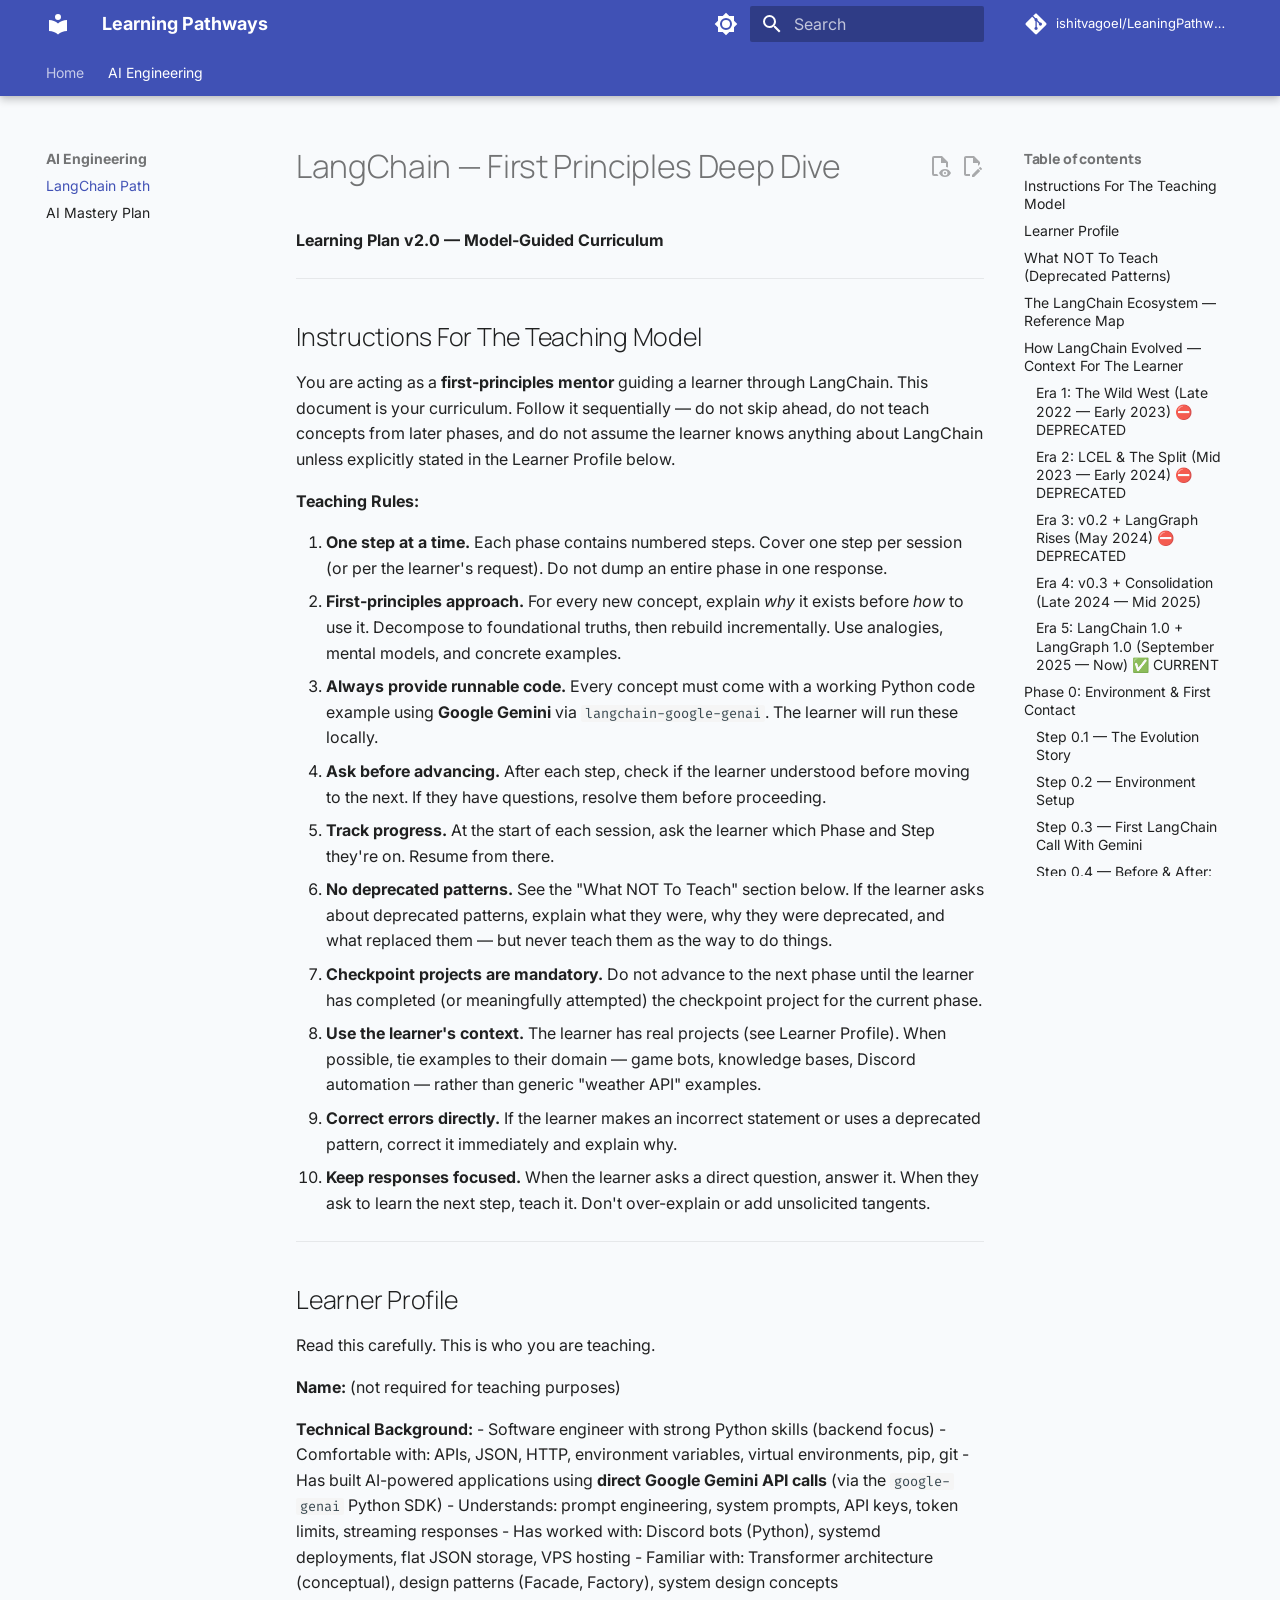
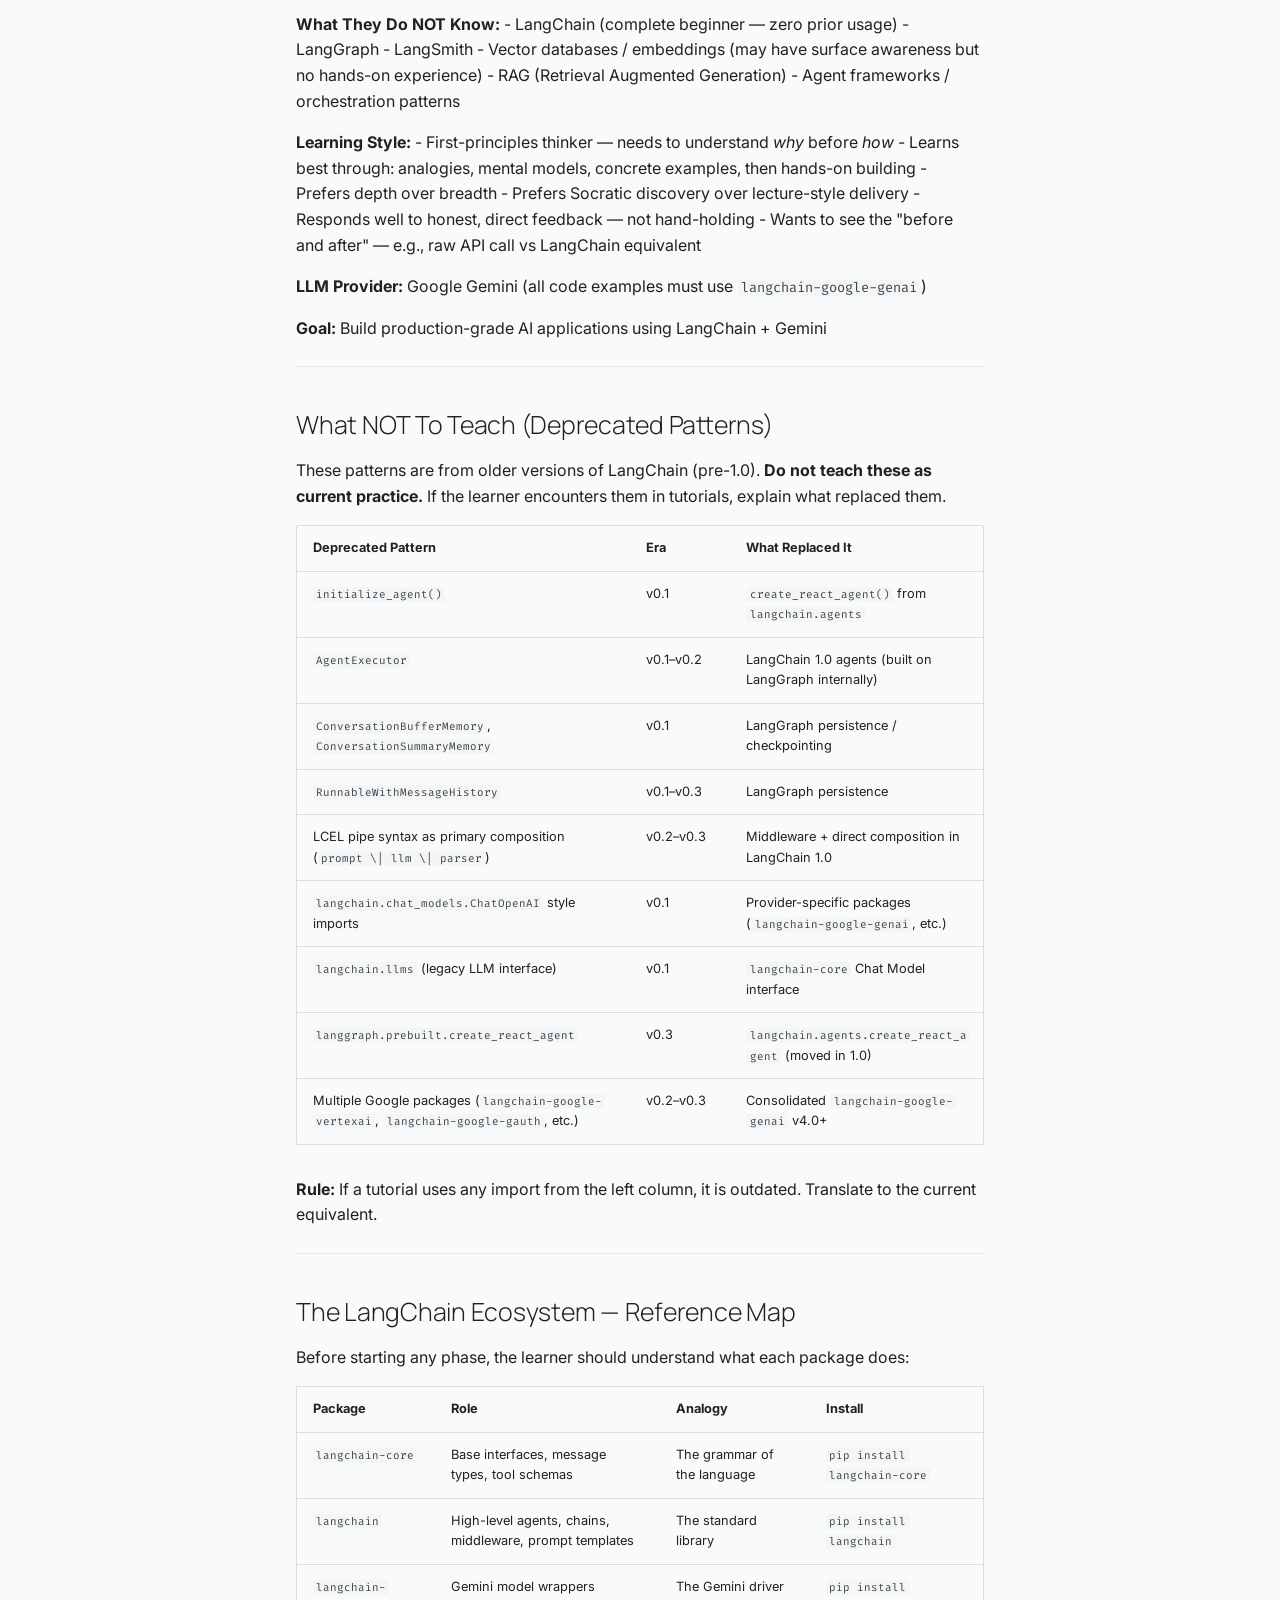
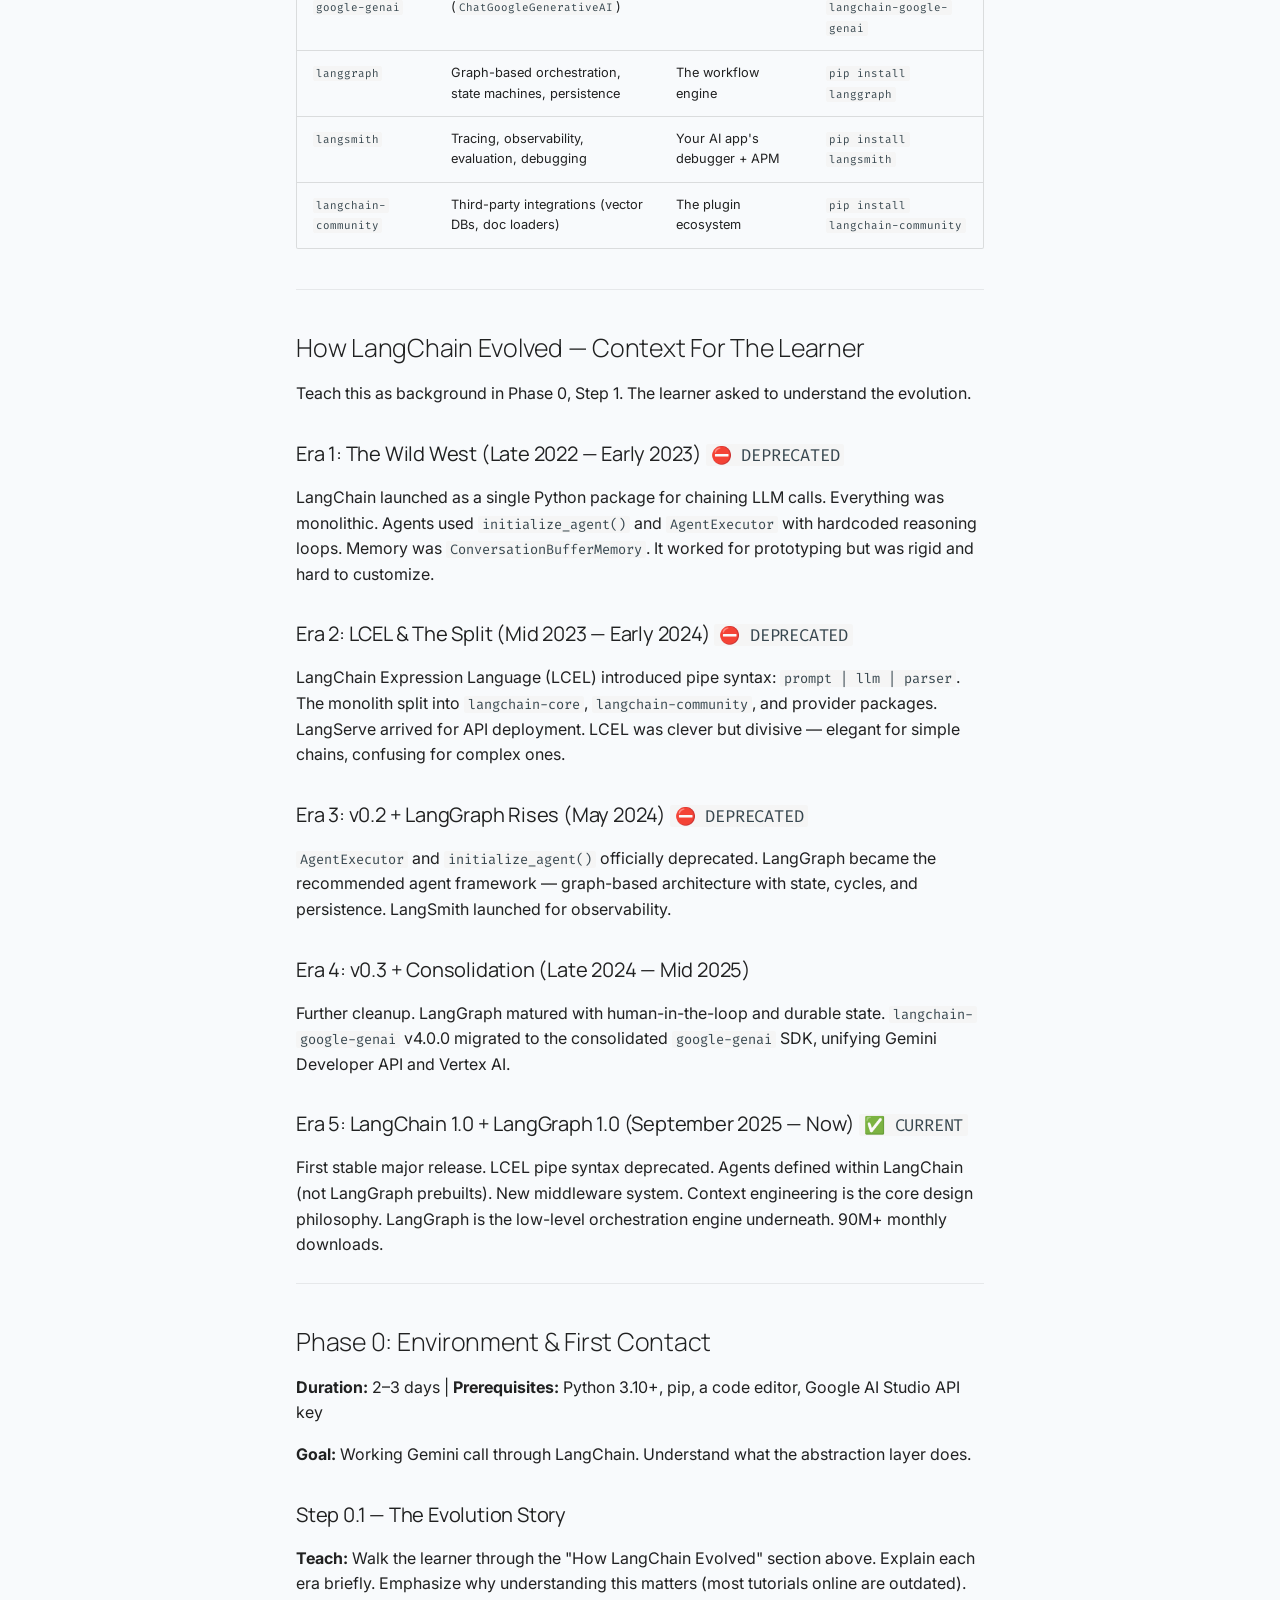
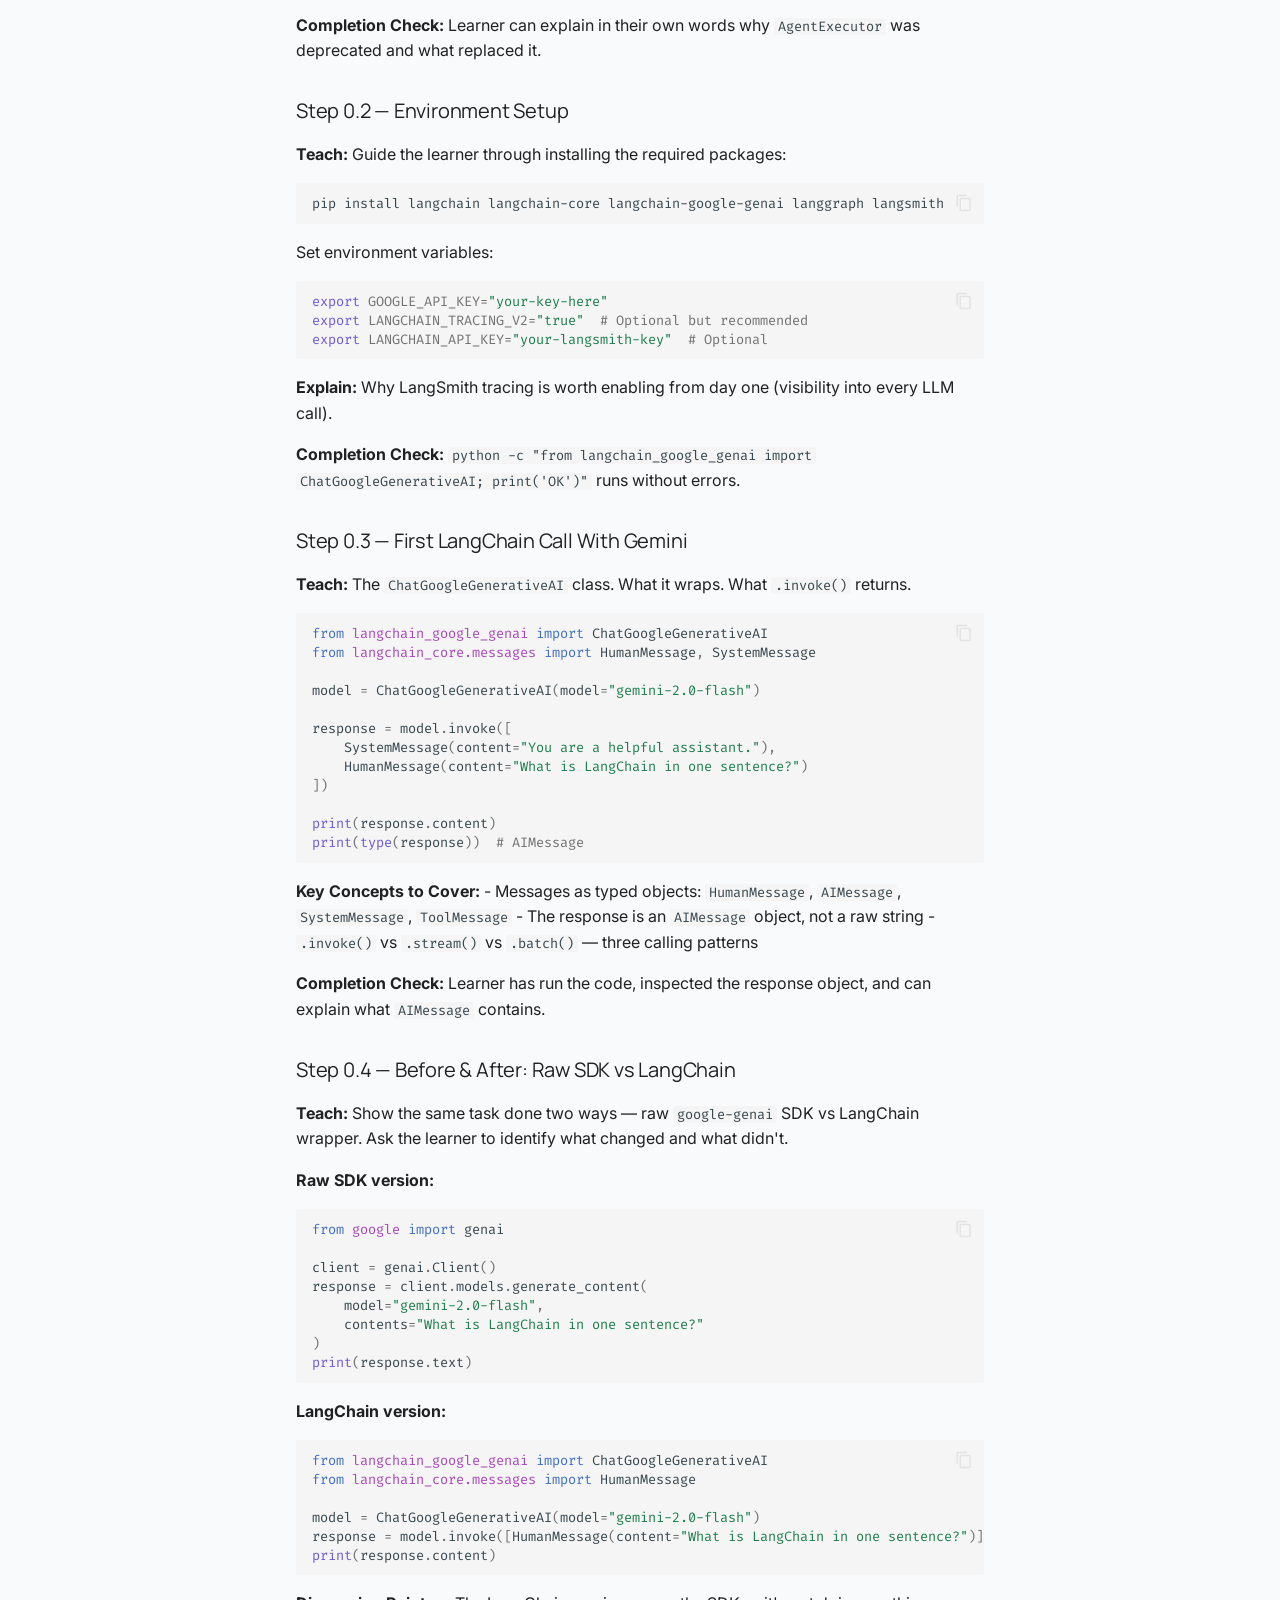
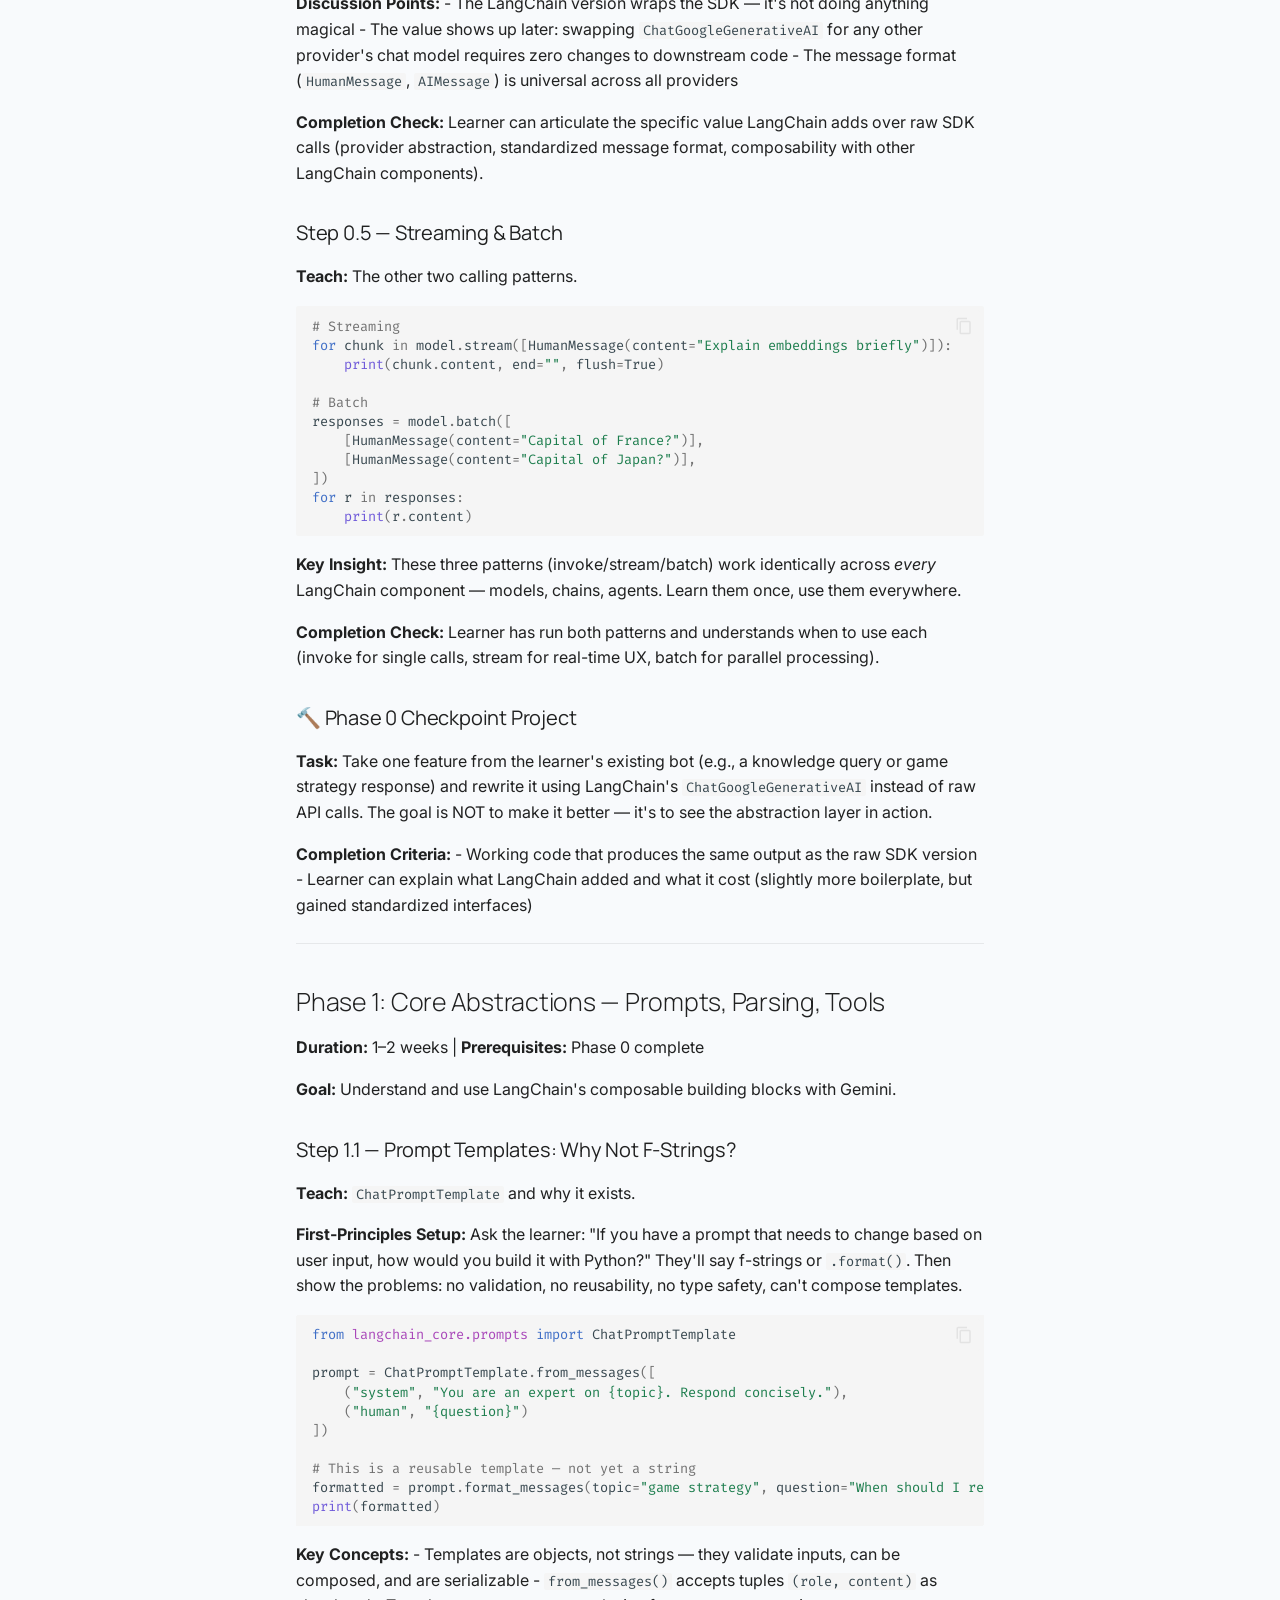
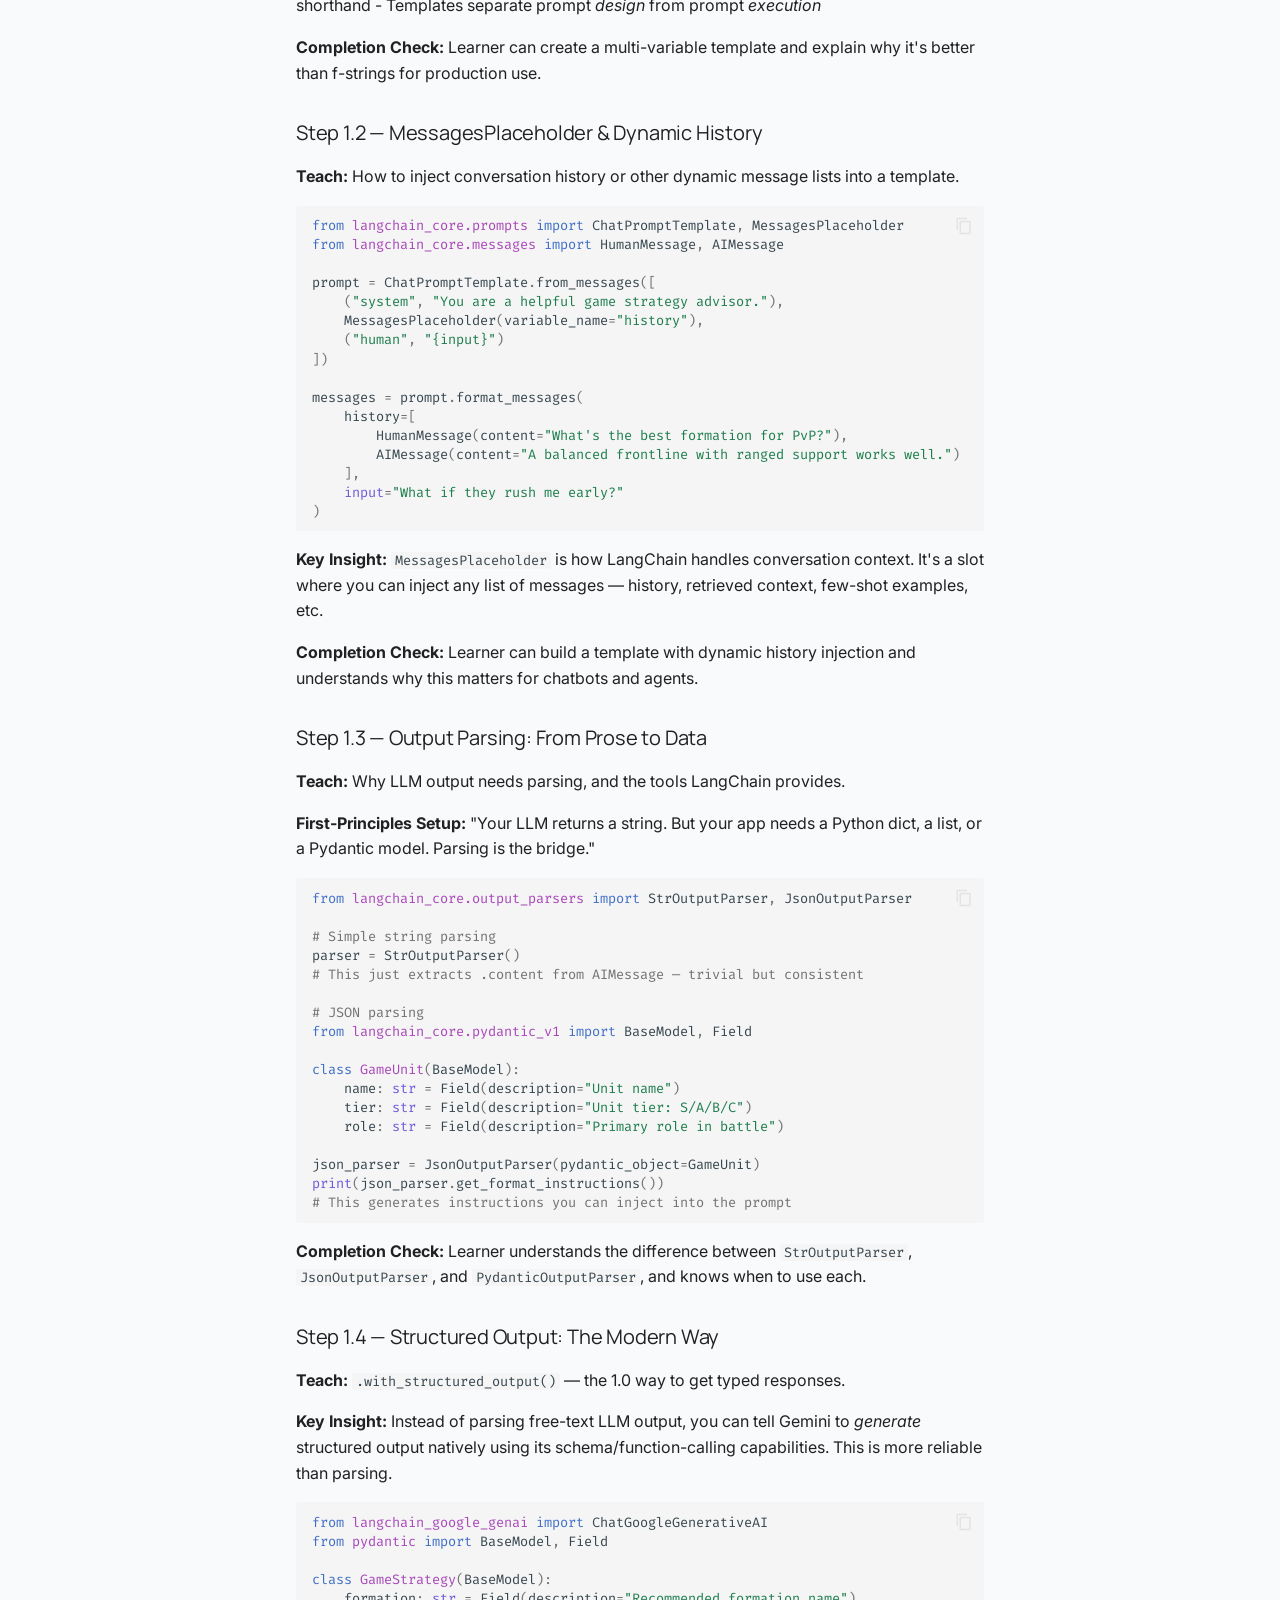
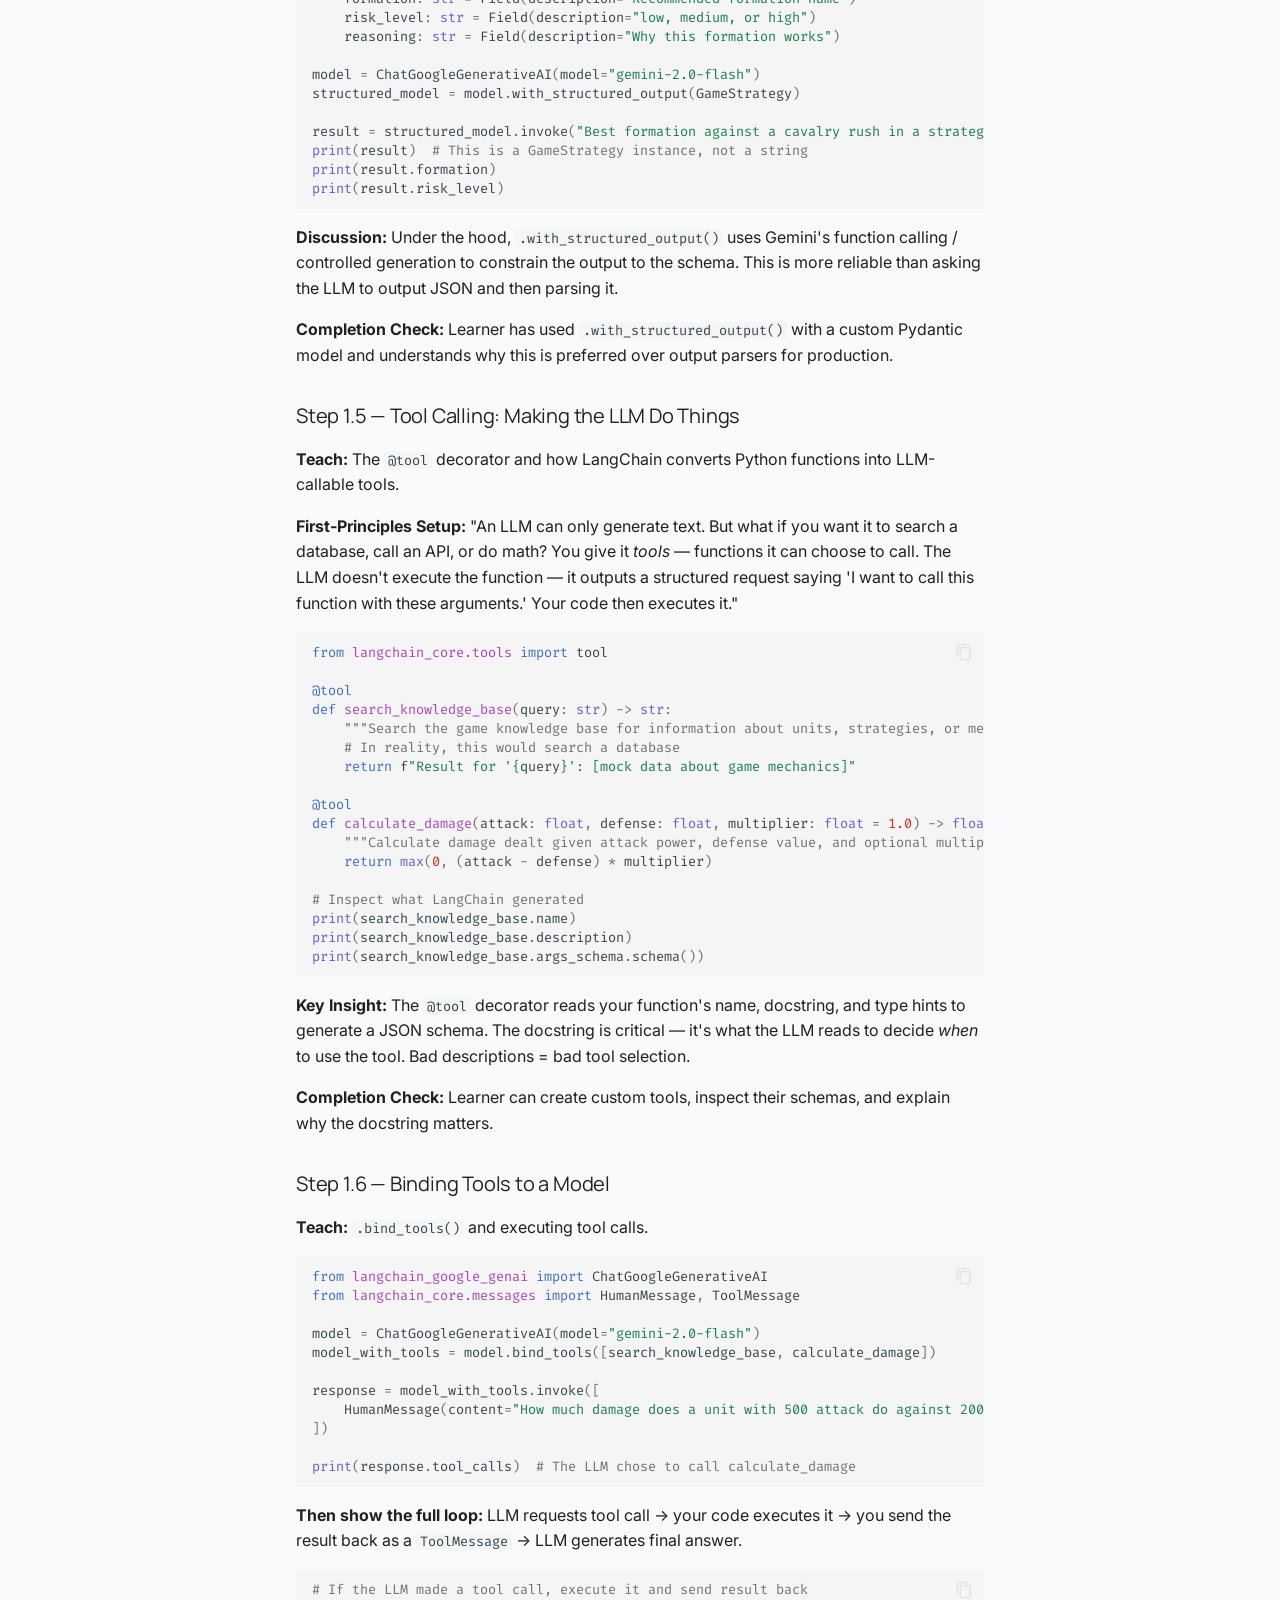
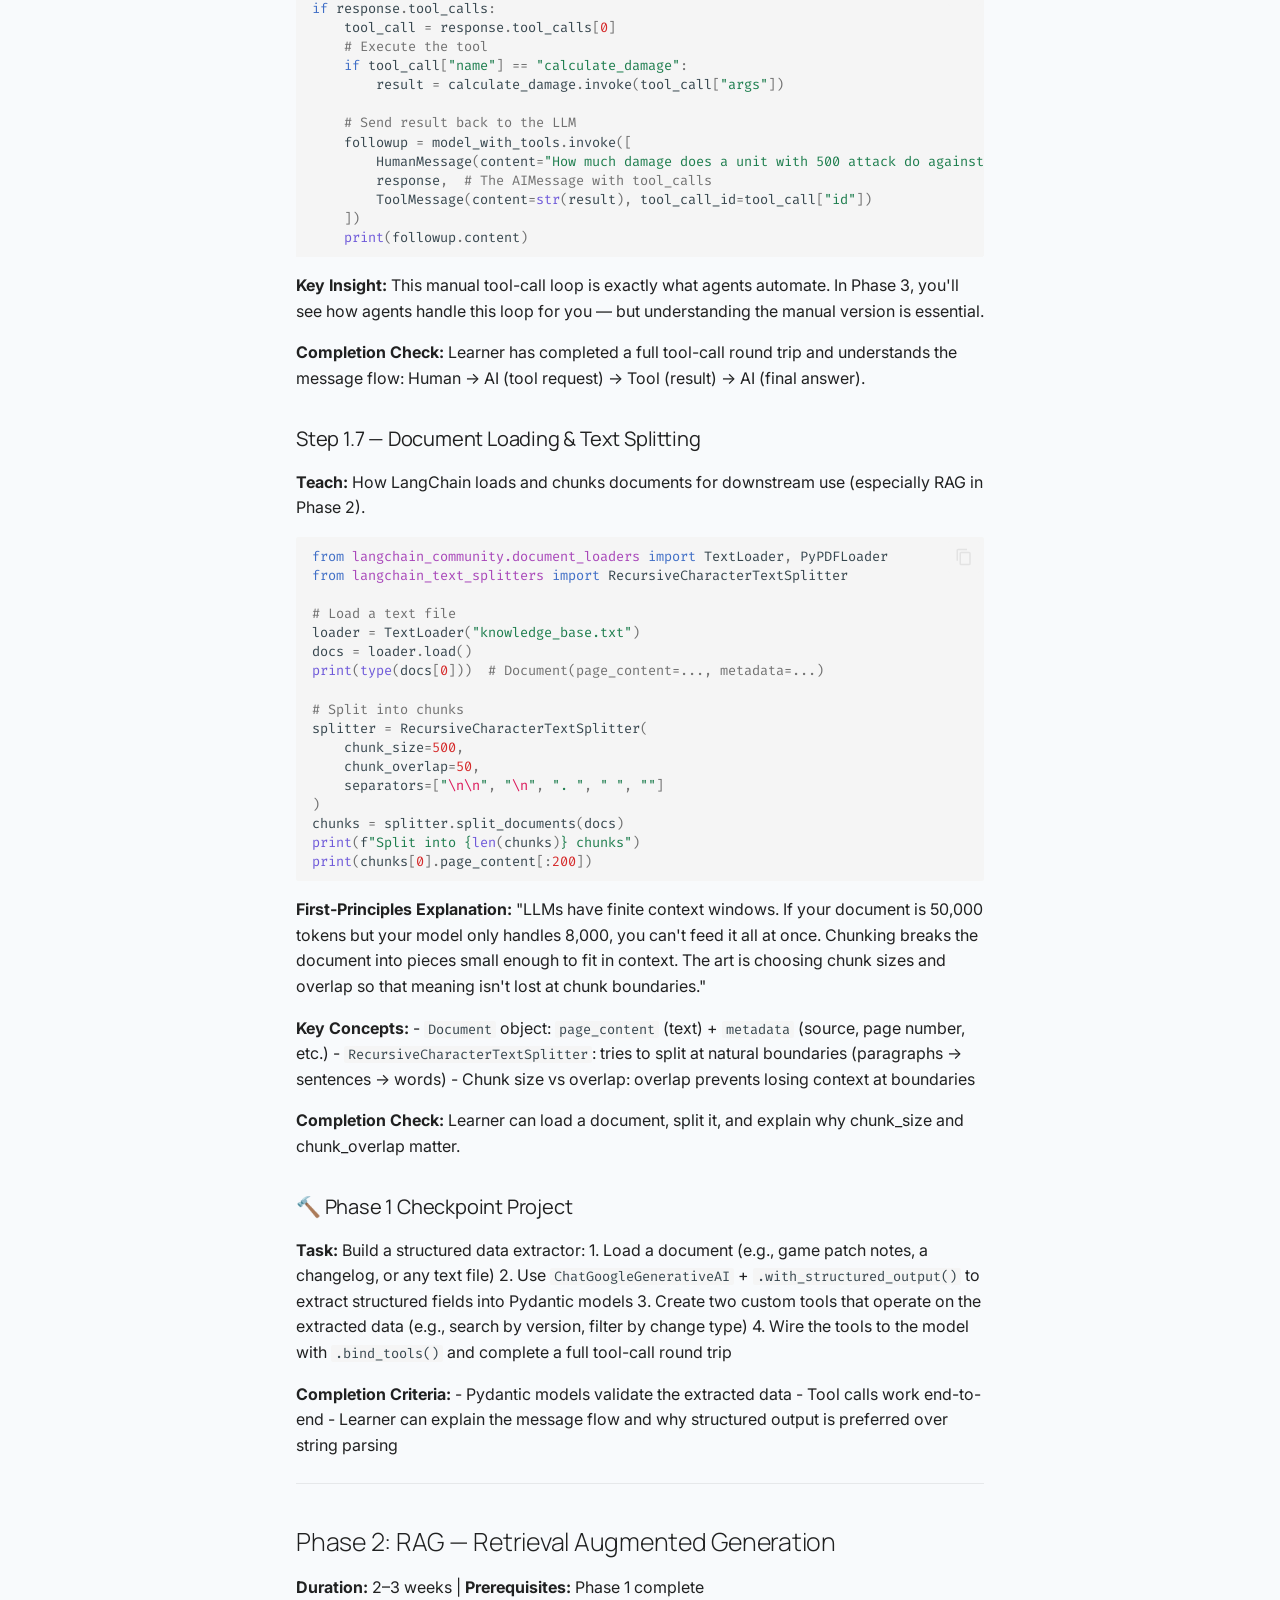
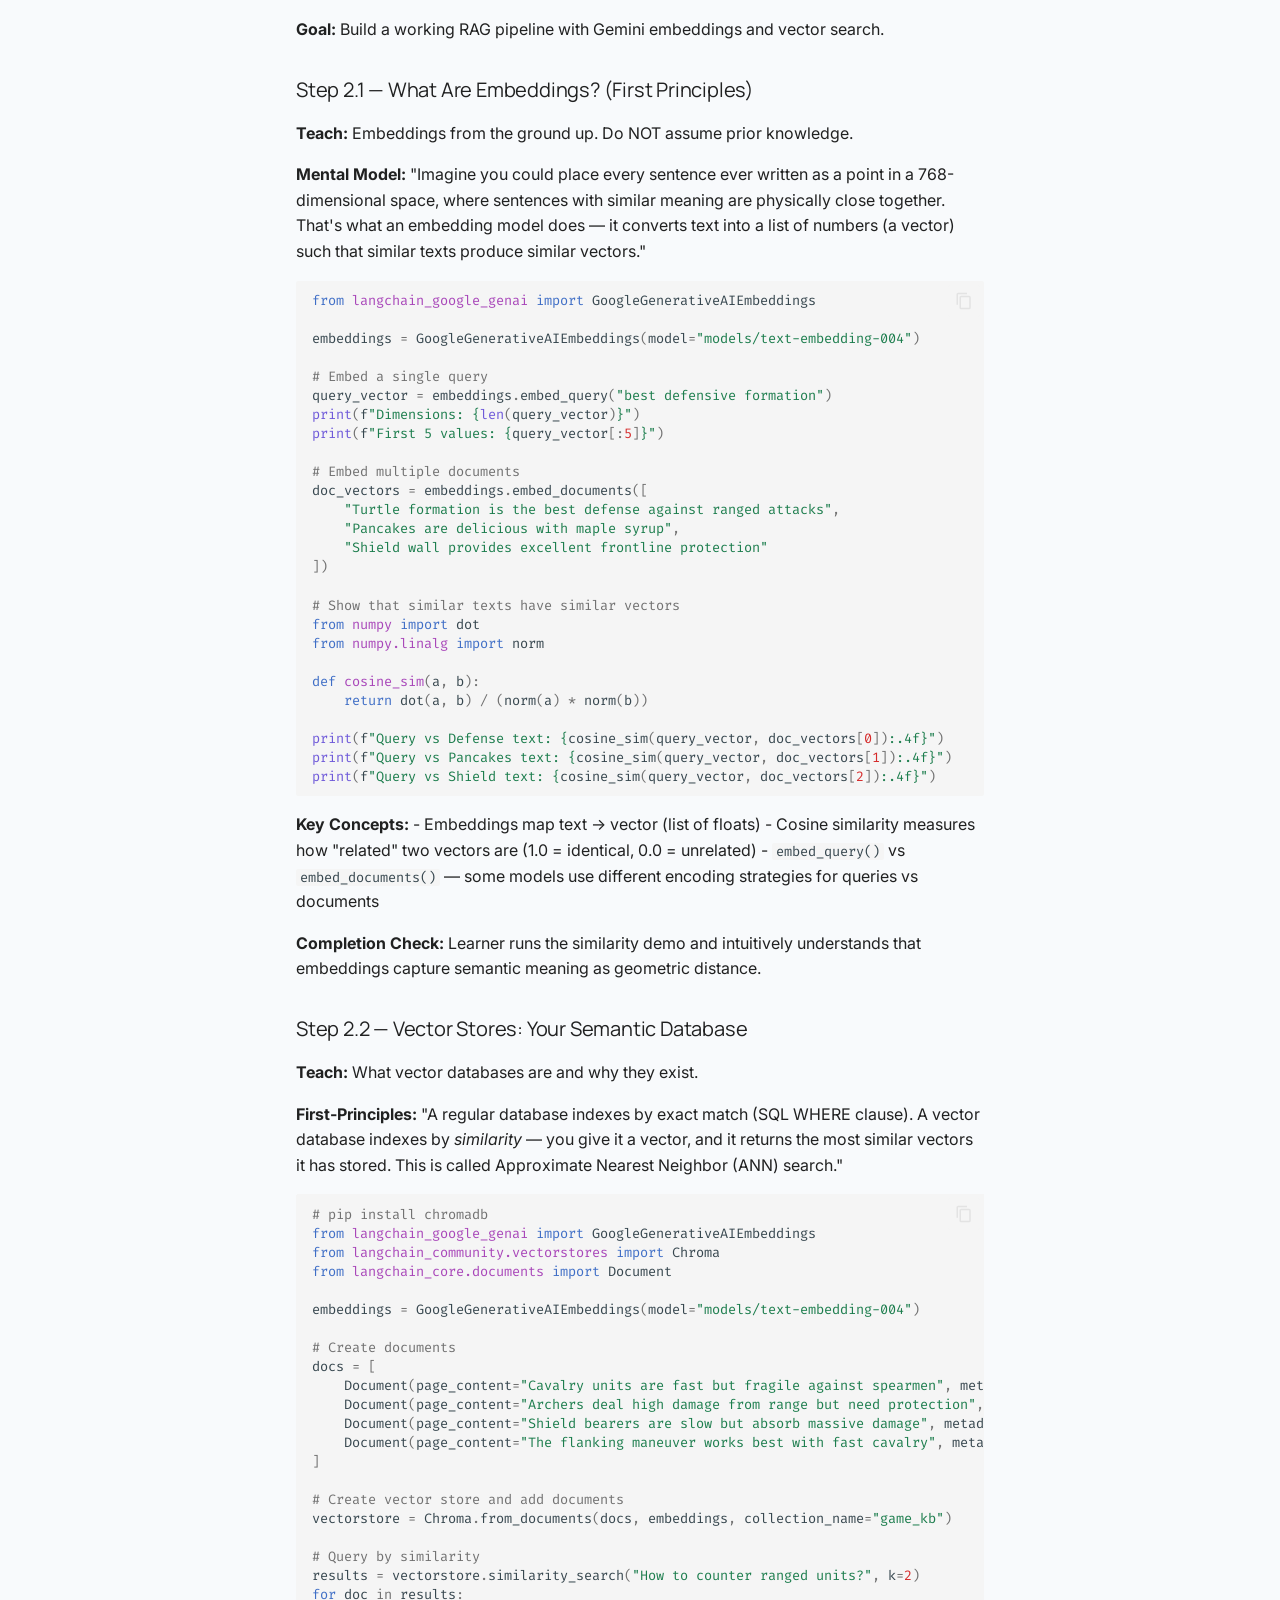
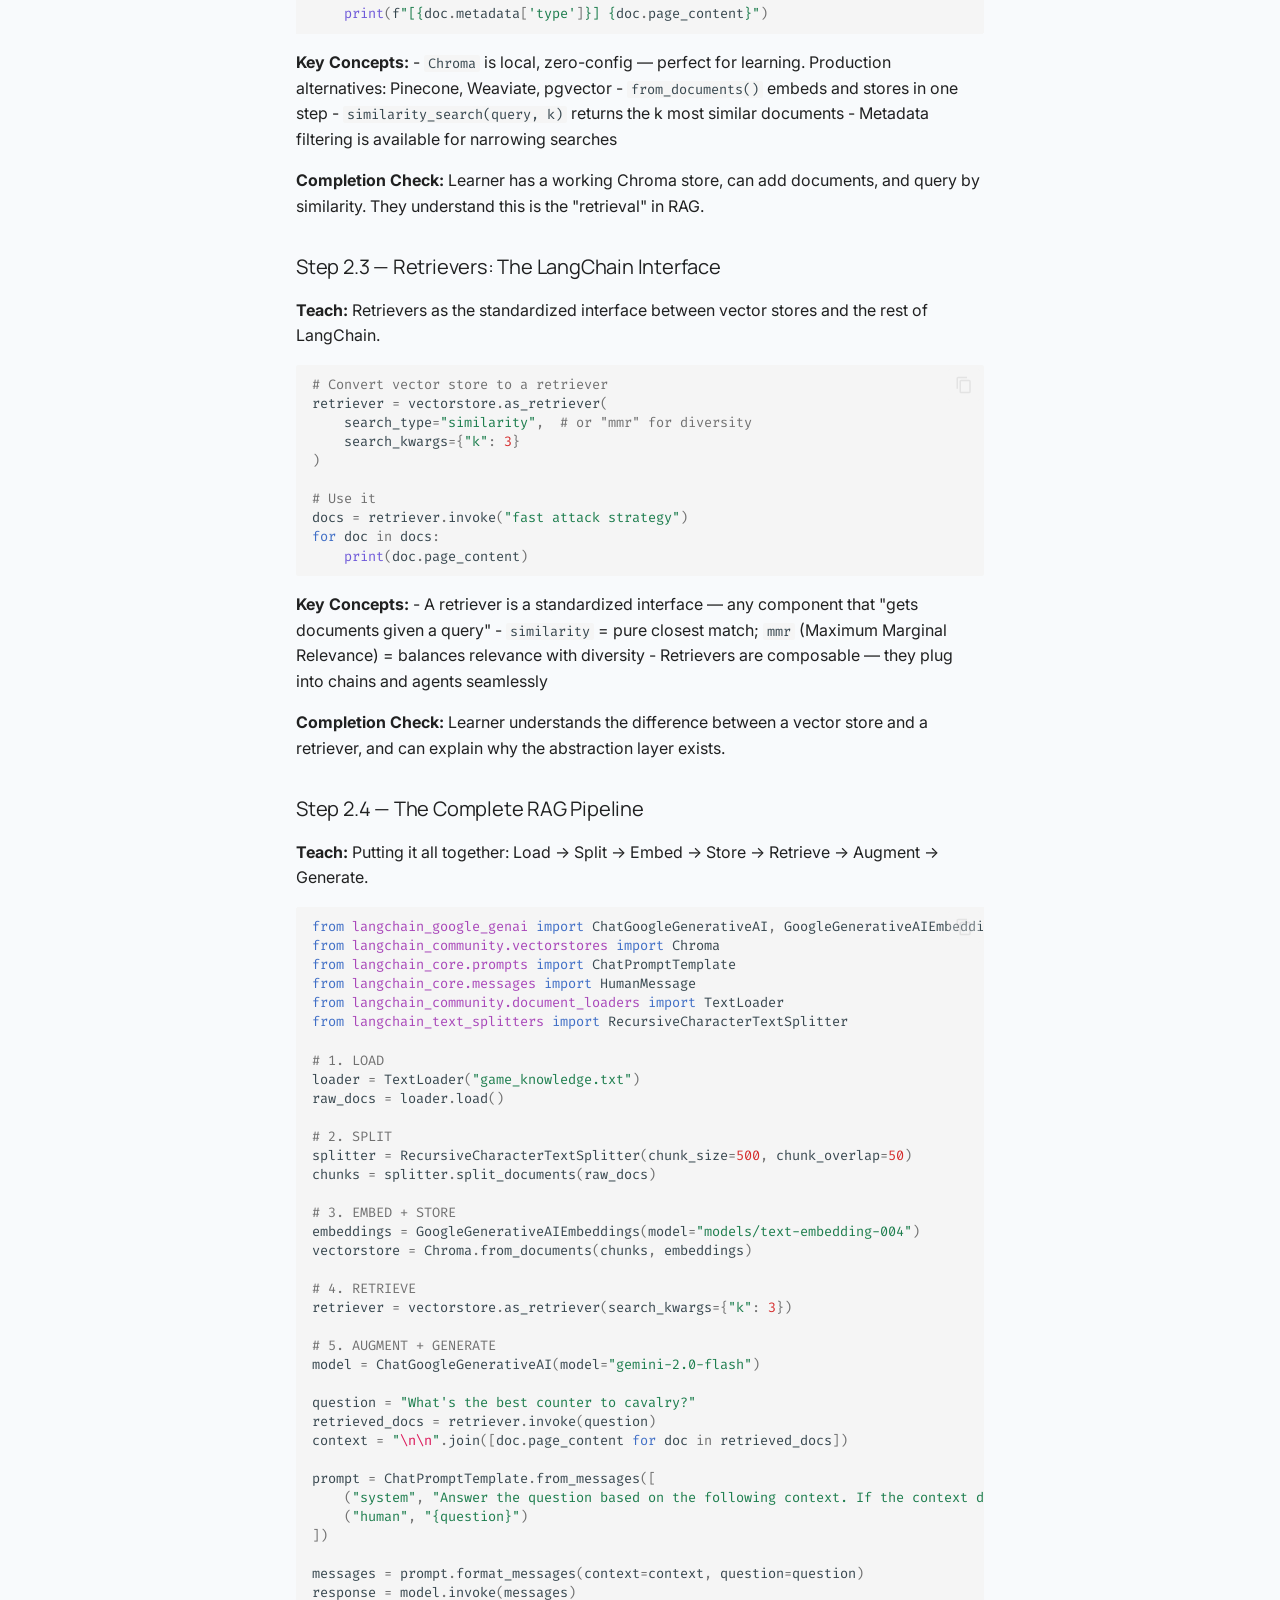
<file: ai-engineering/langchain-path/index.html>
<!doctype html>
<html lang="en" class="no-js">
  <head>
    
      <meta charset="utf-8">
      <meta name="viewport" content="width=device-width,initial-scale=1">
      
        <meta name="description" content="A model-guided deep dive into the LangChain ecosystem.">
      
      
      
        <link rel="canonical" href="https://ishitvagoel.github.io/LearningPathways/ai-engineering/langchain-path/">
      
      
        <link rel="prev" href="../..">
      
      
        <link rel="next" href="../ai-mastery-plan/">
      
      
        
      
      
      <link rel="icon" href="../../assets/images/favicon.png">
      <meta name="generator" content="mkdocs-1.6.1, mkdocs-material-9.7.6">
    
    
      
        <title>LangChain First Principles - Learning Pathways</title>
      
    
    
      <link rel="stylesheet" href="../../assets/stylesheets/main.484c7ddc.min.css">
      
        
        <link rel="stylesheet" href="../../assets/stylesheets/palette.ab4e12ef.min.css">
      
      


    
    
      
    
    
      
        
        
        <link rel="preconnect" href="https://fonts.gstatic.com" crossorigin>
        <link rel="stylesheet" href="https://fonts.googleapis.com/css?family=Inter:300,300i,400,400i,700,700i%7CFira+Code:400,400i,700,700i&display=fallback">
        <style>:root{--md-text-font:"Inter";--md-code-font:"Fira Code"}</style>
      
    
    
      <link rel="stylesheet" href="../../assets/custom.css">
    
    <script>__md_scope=new URL("../..",location),__md_hash=e=>[...e].reduce(((e,_)=>(e<<5)-e+_.charCodeAt(0)),0),__md_get=(e,_=localStorage,t=__md_scope)=>JSON.parse(_.getItem(t.pathname+"."+e)),__md_set=(e,_,t=localStorage,a=__md_scope)=>{try{t.setItem(a.pathname+"."+e,JSON.stringify(_))}catch(e){}}</script>
    
      
  


    
    
  </head>
  
  
    
    
      
    
    
    
    
    <body dir="ltr" data-md-color-scheme="default" data-md-color-primary="indigo" data-md-color-accent="teal">
  
    
    <input class="md-toggle" data-md-toggle="drawer" type="checkbox" id="__drawer" autocomplete="off">
    <input class="md-toggle" data-md-toggle="search" type="checkbox" id="__search" autocomplete="off">
    <label class="md-overlay" for="__drawer"></label>
    <div data-md-component="skip">
      
        
        <a href="#langchain-first-principles-deep-dive" class="md-skip">
          Skip to content
        </a>
      
    </div>
    <div data-md-component="announce">
      
    </div>
    
    
      

  

<header class="md-header md-header--shadow md-header--lifted" data-md-component="header">
  <nav class="md-header__inner md-grid" aria-label="Header">
    <a href="../.." title="Learning Pathways" class="md-header__button md-logo" aria-label="Learning Pathways" data-md-component="logo">
      
  
  <svg xmlns="http://www.w3.org/2000/svg" viewBox="0 0 24 24"><path d="M12 8a3 3 0 0 0 3-3 3 3 0 0 0-3-3 3 3 0 0 0-3 3 3 3 0 0 0 3 3m0 3.54C9.64 9.35 6.5 8 3 8v11c3.5 0 6.64 1.35 9 3.54 2.36-2.19 5.5-3.54 9-3.54V8c-3.5 0-6.64 1.35-9 3.54"/></svg>

    </a>
    <label class="md-header__button md-icon" for="__drawer">
      
      <svg xmlns="http://www.w3.org/2000/svg" viewBox="0 0 24 24"><path d="M3 6h18v2H3zm0 5h18v2H3zm0 5h18v2H3z"/></svg>
    </label>
    <div class="md-header__title" data-md-component="header-title">
      <div class="md-header__ellipsis">
        <div class="md-header__topic">
          <span class="md-ellipsis">
            Learning Pathways
          </span>
        </div>
        <div class="md-header__topic" data-md-component="header-topic">
          <span class="md-ellipsis">
            
              LangChain First Principles
            
          </span>
        </div>
      </div>
    </div>
    
      
        <form class="md-header__option" data-md-component="palette">
  
    
    
    
    <input class="md-option" data-md-color-media="(prefers-color-scheme: light)" data-md-color-scheme="default" data-md-color-primary="indigo" data-md-color-accent="teal"  aria-label="Switch to dark mode"  type="radio" name="__palette" id="__palette_0">
    
      <label class="md-header__button md-icon" title="Switch to dark mode" for="__palette_1" hidden>
        <svg xmlns="http://www.w3.org/2000/svg" viewBox="0 0 24 24"><path d="M12 8a4 4 0 0 0-4 4 4 4 0 0 0 4 4 4 4 0 0 0 4-4 4 4 0 0 0-4-4m0 10a6 6 0 0 1-6-6 6 6 0 0 1 6-6 6 6 0 0 1 6 6 6 6 0 0 1-6 6m8-9.31V4h-4.69L12 .69 8.69 4H4v4.69L.69 12 4 15.31V20h4.69L12 23.31 15.31 20H20v-4.69L23.31 12z"/></svg>
      </label>
    
  
    
    
    
    <input class="md-option" data-md-color-media="(prefers-color-scheme: dark)" data-md-color-scheme="slate" data-md-color-primary="indigo" data-md-color-accent="teal"  aria-label="Switch to light mode"  type="radio" name="__palette" id="__palette_1">
    
      <label class="md-header__button md-icon" title="Switch to light mode" for="__palette_0" hidden>
        <svg xmlns="http://www.w3.org/2000/svg" viewBox="0 0 24 24"><path d="M12 18c-.89 0-1.74-.2-2.5-.55C11.56 16.5 13 14.42 13 12s-1.44-4.5-3.5-5.45C10.26 6.2 11.11 6 12 6a6 6 0 0 1 6 6 6 6 0 0 1-6 6m8-9.31V4h-4.69L12 .69 8.69 4H4v4.69L.69 12 4 15.31V20h4.69L12 23.31 15.31 20H20v-4.69L23.31 12z"/></svg>
      </label>
    
  
</form>
      
    
    
      <script>var palette=__md_get("__palette");if(palette&&palette.color){if("(prefers-color-scheme)"===palette.color.media){var media=matchMedia("(prefers-color-scheme: light)"),input=document.querySelector(media.matches?"[data-md-color-media='(prefers-color-scheme: light)']":"[data-md-color-media='(prefers-color-scheme: dark)']");palette.color.media=input.getAttribute("data-md-color-media"),palette.color.scheme=input.getAttribute("data-md-color-scheme"),palette.color.primary=input.getAttribute("data-md-color-primary"),palette.color.accent=input.getAttribute("data-md-color-accent")}for(var[key,value]of Object.entries(palette.color))document.body.setAttribute("data-md-color-"+key,value)}</script>
    
    
    
      
      
        <label class="md-header__button md-icon" for="__search">
          
          <svg xmlns="http://www.w3.org/2000/svg" viewBox="0 0 24 24"><path d="M9.5 3A6.5 6.5 0 0 1 16 9.5c0 1.61-.59 3.09-1.56 4.23l.27.27h.79l5 5-1.5 1.5-5-5v-.79l-.27-.27A6.52 6.52 0 0 1 9.5 16 6.5 6.5 0 0 1 3 9.5 6.5 6.5 0 0 1 9.5 3m0 2C7 5 5 7 5 9.5S7 14 9.5 14 14 12 14 9.5 12 5 9.5 5"/></svg>
        </label>
        <div class="md-search" data-md-component="search" role="dialog">
  <label class="md-search__overlay" for="__search"></label>
  <div class="md-search__inner" role="search">
    <form class="md-search__form" name="search">
      <input type="text" class="md-search__input" name="query" aria-label="Search" placeholder="Search" autocapitalize="off" autocorrect="off" autocomplete="off" spellcheck="false" data-md-component="search-query" required>
      <label class="md-search__icon md-icon" for="__search">
        
        <svg xmlns="http://www.w3.org/2000/svg" viewBox="0 0 24 24"><path d="M9.5 3A6.5 6.5 0 0 1 16 9.5c0 1.61-.59 3.09-1.56 4.23l.27.27h.79l5 5-1.5 1.5-5-5v-.79l-.27-.27A6.52 6.52 0 0 1 9.5 16 6.5 6.5 0 0 1 3 9.5 6.5 6.5 0 0 1 9.5 3m0 2C7 5 5 7 5 9.5S7 14 9.5 14 14 12 14 9.5 12 5 9.5 5"/></svg>
        
        <svg xmlns="http://www.w3.org/2000/svg" viewBox="0 0 24 24"><path d="M20 11v2H8l5.5 5.5-1.42 1.42L4.16 12l7.92-7.92L13.5 5.5 8 11z"/></svg>
      </label>
      <nav class="md-search__options" aria-label="Search">
        
        <button type="reset" class="md-search__icon md-icon" title="Clear" aria-label="Clear" tabindex="-1">
          
          <svg xmlns="http://www.w3.org/2000/svg" viewBox="0 0 24 24"><path d="M19 6.41 17.59 5 12 10.59 6.41 5 5 6.41 10.59 12 5 17.59 6.41 19 12 13.41 17.59 19 19 17.59 13.41 12z"/></svg>
        </button>
      </nav>
      
        <div class="md-search__suggest" data-md-component="search-suggest"></div>
      
    </form>
    <div class="md-search__output">
      <div class="md-search__scrollwrap" tabindex="0" data-md-scrollfix>
        <div class="md-search-result" data-md-component="search-result">
          <div class="md-search-result__meta">
            Initializing search
          </div>
          <ol class="md-search-result__list" role="presentation"></ol>
        </div>
      </div>
    </div>
  </div>
</div>
      
    
    
      <div class="md-header__source">
        <a href="https://github.com/ishitvagoel/LeaningPathways" title="Go to repository" class="md-source" data-md-component="source">
  <div class="md-source__icon md-icon">
    
    <svg xmlns="http://www.w3.org/2000/svg" viewBox="0 0 448 512"><!--! Font Awesome Free 7.1.0 by @fontawesome - https://fontawesome.com License - https://fontawesome.com/license/free (Icons: CC BY 4.0, Fonts: SIL OFL 1.1, Code: MIT License) Copyright 2025 Fonticons, Inc.--><path d="M439.6 236.1 244 40.5c-5.4-5.5-12.8-8.5-20.4-8.5s-15 3-20.4 8.4L162.5 81l51.5 51.5c27.1-9.1 52.7 16.8 43.4 43.7l49.7 49.7c34.2-11.8 61.2 31 35.5 56.7-26.5 26.5-70.2-2.9-56-37.3L240.3 199v121.9c25.3 12.5 22.3 41.8 9.1 55-6.4 6.4-15.2 10.1-24.3 10.1s-17.8-3.6-24.3-10.1c-17.6-17.6-11.1-46.9 11.2-56v-123c-20.8-8.5-24.6-30.7-18.6-45L142.6 101 8.5 235.1C3 240.6 0 247.9 0 255.5s3 15 8.5 20.4l195.6 195.7c5.4 5.4 12.7 8.4 20.4 8.4s15-3 20.4-8.4l194.7-194.7c5.4-5.4 8.4-12.8 8.4-20.4s-3-15-8.4-20.4"/></svg>
  </div>
  <div class="md-source__repository">
    ishitvagoel/LeaningPathways
  </div>
</a>
      </div>
    
  </nav>
  
    
      
<nav class="md-tabs" aria-label="Tabs" data-md-component="tabs">
  <div class="md-grid">
    <ul class="md-tabs__list">
      
        
  
  
  
  
    <li class="md-tabs__item">
      <a href="../.." class="md-tabs__link">
        
  
  
    
  
  Home

      </a>
    </li>
  

      
        
  
  
  
    
  
  
    
    
      <li class="md-tabs__item md-tabs__item--active">
        <a href="./" class="md-tabs__link">
          
  
  
  AI Engineering

        </a>
      </li>
    
  

      
    </ul>
  </div>
</nav>
    
  
</header>
    
    <div class="md-container" data-md-component="container">
      
      
        
      
      <main class="md-main" data-md-component="main">
        <div class="md-main__inner md-grid">
          
            
              
              <div class="md-sidebar md-sidebar--primary" data-md-component="sidebar" data-md-type="navigation" >
                <div class="md-sidebar__scrollwrap">
                  <div class="md-sidebar__inner">
                    


  


<nav class="md-nav md-nav--primary md-nav--lifted" aria-label="Navigation" data-md-level="0">
  <label class="md-nav__title" for="__drawer">
    <a href="../.." title="Learning Pathways" class="md-nav__button md-logo" aria-label="Learning Pathways" data-md-component="logo">
      
  
  <svg xmlns="http://www.w3.org/2000/svg" viewBox="0 0 24 24"><path d="M12 8a3 3 0 0 0 3-3 3 3 0 0 0-3-3 3 3 0 0 0-3 3 3 3 0 0 0 3 3m0 3.54C9.64 9.35 6.5 8 3 8v11c3.5 0 6.64 1.35 9 3.54 2.36-2.19 5.5-3.54 9-3.54V8c-3.5 0-6.64 1.35-9 3.54"/></svg>

    </a>
    Learning Pathways
  </label>
  
    <div class="md-nav__source">
      <a href="https://github.com/ishitvagoel/LeaningPathways" title="Go to repository" class="md-source" data-md-component="source">
  <div class="md-source__icon md-icon">
    
    <svg xmlns="http://www.w3.org/2000/svg" viewBox="0 0 448 512"><!--! Font Awesome Free 7.1.0 by @fontawesome - https://fontawesome.com License - https://fontawesome.com/license/free (Icons: CC BY 4.0, Fonts: SIL OFL 1.1, Code: MIT License) Copyright 2025 Fonticons, Inc.--><path d="M439.6 236.1 244 40.5c-5.4-5.5-12.8-8.5-20.4-8.5s-15 3-20.4 8.4L162.5 81l51.5 51.5c27.1-9.1 52.7 16.8 43.4 43.7l49.7 49.7c34.2-11.8 61.2 31 35.5 56.7-26.5 26.5-70.2-2.9-56-37.3L240.3 199v121.9c25.3 12.5 22.3 41.8 9.1 55-6.4 6.4-15.2 10.1-24.3 10.1s-17.8-3.6-24.3-10.1c-17.6-17.6-11.1-46.9 11.2-56v-123c-20.8-8.5-24.6-30.7-18.6-45L142.6 101 8.5 235.1C3 240.6 0 247.9 0 255.5s3 15 8.5 20.4l195.6 195.7c5.4 5.4 12.7 8.4 20.4 8.4s15-3 20.4-8.4l194.7-194.7c5.4-5.4 8.4-12.8 8.4-20.4s-3-15-8.4-20.4"/></svg>
  </div>
  <div class="md-source__repository">
    ishitvagoel/LeaningPathways
  </div>
</a>
    </div>
  
  <ul class="md-nav__list" data-md-scrollfix>
    
      
      
  
  
  
  
    <li class="md-nav__item">
      <a href="../.." class="md-nav__link">
        
  
  
  <span class="md-ellipsis">
    
  
    Home
  

    
  </span>
  
  

      </a>
    </li>
  

    
      
      
  
  
    
  
  
  
    
    
    
    
      
        
        
      
      
        
      
    
    
    <li class="md-nav__item md-nav__item--active md-nav__item--section md-nav__item--nested">
      
        
        
        <input class="md-nav__toggle md-toggle " type="checkbox" id="__nav_2" checked>
        
          
          <label class="md-nav__link" for="__nav_2" id="__nav_2_label" tabindex="">
            
  
  
  <span class="md-ellipsis">
    
  
    AI Engineering
  

    
  </span>
  
  

            <span class="md-nav__icon md-icon"></span>
          </label>
        
        <nav class="md-nav" data-md-level="1" aria-labelledby="__nav_2_label" aria-expanded="true">
          <label class="md-nav__title" for="__nav_2">
            <span class="md-nav__icon md-icon"></span>
            
  
    AI Engineering
  

          </label>
          <ul class="md-nav__list" data-md-scrollfix>
            
              
                
  
  
    
  
  
  
    <li class="md-nav__item md-nav__item--active">
      
      <input class="md-nav__toggle md-toggle" type="checkbox" id="__toc">
      
      
        
      
      
        <label class="md-nav__link md-nav__link--active" for="__toc">
          
  
  
  <span class="md-ellipsis">
    
  
    LangChain Path
  

    
  </span>
  
  

          <span class="md-nav__icon md-icon"></span>
        </label>
      
      <a href="./" class="md-nav__link md-nav__link--active">
        
  
  
  <span class="md-ellipsis">
    
  
    LangChain Path
  

    
  </span>
  
  

      </a>
      
        

<nav class="md-nav md-nav--secondary" aria-label="Table of contents">
  
  
  
    
  
  
    <label class="md-nav__title" for="__toc">
      <span class="md-nav__icon md-icon"></span>
      Table of contents
    </label>
    <ul class="md-nav__list" data-md-component="toc" data-md-scrollfix>
      
        <li class="md-nav__item">
  <a href="#instructions-for-the-teaching-model" class="md-nav__link">
    <span class="md-ellipsis">
      
        Instructions For The Teaching Model
      
    </span>
  </a>
  
</li>
      
        <li class="md-nav__item">
  <a href="#learner-profile" class="md-nav__link">
    <span class="md-ellipsis">
      
        Learner Profile
      
    </span>
  </a>
  
</li>
      
        <li class="md-nav__item">
  <a href="#what-not-to-teach-deprecated-patterns" class="md-nav__link">
    <span class="md-ellipsis">
      
        What NOT To Teach (Deprecated Patterns)
      
    </span>
  </a>
  
</li>
      
        <li class="md-nav__item">
  <a href="#the-langchain-ecosystem-reference-map" class="md-nav__link">
    <span class="md-ellipsis">
      
        The LangChain Ecosystem — Reference Map
      
    </span>
  </a>
  
</li>
      
        <li class="md-nav__item">
  <a href="#how-langchain-evolved-context-for-the-learner" class="md-nav__link">
    <span class="md-ellipsis">
      
        How LangChain Evolved — Context For The Learner
      
    </span>
  </a>
  
    <nav class="md-nav" aria-label="How LangChain Evolved — Context For The Learner">
      <ul class="md-nav__list">
        
          <li class="md-nav__item">
  <a href="#era-1-the-wild-west-late-2022-early-2023-deprecated" class="md-nav__link">
    <span class="md-ellipsis">
      
        Era 1: The Wild West (Late 2022 — Early 2023) ⛔ DEPRECATED
      
    </span>
  </a>
  
</li>
        
          <li class="md-nav__item">
  <a href="#era-2-lcel-the-split-mid-2023-early-2024-deprecated" class="md-nav__link">
    <span class="md-ellipsis">
      
        Era 2: LCEL &amp; The Split (Mid 2023 — Early 2024) ⛔ DEPRECATED
      
    </span>
  </a>
  
</li>
        
          <li class="md-nav__item">
  <a href="#era-3-v02-langgraph-rises-may-2024-deprecated" class="md-nav__link">
    <span class="md-ellipsis">
      
        Era 3: v0.2 + LangGraph Rises (May 2024) ⛔ DEPRECATED
      
    </span>
  </a>
  
</li>
        
          <li class="md-nav__item">
  <a href="#era-4-v03-consolidation-late-2024-mid-2025" class="md-nav__link">
    <span class="md-ellipsis">
      
        Era 4: v0.3 + Consolidation (Late 2024 — Mid 2025)
      
    </span>
  </a>
  
</li>
        
          <li class="md-nav__item">
  <a href="#era-5-langchain-10-langgraph-10-september-2025-now-current" class="md-nav__link">
    <span class="md-ellipsis">
      
        Era 5: LangChain 1.0 + LangGraph 1.0 (September 2025 — Now) ✅ CURRENT
      
    </span>
  </a>
  
</li>
        
      </ul>
    </nav>
  
</li>
      
        <li class="md-nav__item">
  <a href="#phase-0-environment-first-contact" class="md-nav__link">
    <span class="md-ellipsis">
      
        Phase 0: Environment &amp; First Contact
      
    </span>
  </a>
  
    <nav class="md-nav" aria-label="Phase 0: Environment &amp; First Contact">
      <ul class="md-nav__list">
        
          <li class="md-nav__item">
  <a href="#step-01-the-evolution-story" class="md-nav__link">
    <span class="md-ellipsis">
      
        Step 0.1 — The Evolution Story
      
    </span>
  </a>
  
</li>
        
          <li class="md-nav__item">
  <a href="#step-02-environment-setup" class="md-nav__link">
    <span class="md-ellipsis">
      
        Step 0.2 — Environment Setup
      
    </span>
  </a>
  
</li>
        
          <li class="md-nav__item">
  <a href="#step-03-first-langchain-call-with-gemini" class="md-nav__link">
    <span class="md-ellipsis">
      
        Step 0.3 — First LangChain Call With Gemini
      
    </span>
  </a>
  
</li>
        
          <li class="md-nav__item">
  <a href="#step-04-before-after-raw-sdk-vs-langchain" class="md-nav__link">
    <span class="md-ellipsis">
      
        Step 0.4 — Before &amp; After: Raw SDK vs LangChain
      
    </span>
  </a>
  
</li>
        
          <li class="md-nav__item">
  <a href="#step-05-streaming-batch" class="md-nav__link">
    <span class="md-ellipsis">
      
        Step 0.5 — Streaming &amp; Batch
      
    </span>
  </a>
  
</li>
        
          <li class="md-nav__item">
  <a href="#phase-0-checkpoint-project" class="md-nav__link">
    <span class="md-ellipsis">
      
        🔨 Phase 0 Checkpoint Project
      
    </span>
  </a>
  
</li>
        
      </ul>
    </nav>
  
</li>
      
        <li class="md-nav__item">
  <a href="#phase-1-core-abstractions-prompts-parsing-tools" class="md-nav__link">
    <span class="md-ellipsis">
      
        Phase 1: Core Abstractions — Prompts, Parsing, Tools
      
    </span>
  </a>
  
    <nav class="md-nav" aria-label="Phase 1: Core Abstractions — Prompts, Parsing, Tools">
      <ul class="md-nav__list">
        
          <li class="md-nav__item">
  <a href="#step-11-prompt-templates-why-not-f-strings" class="md-nav__link">
    <span class="md-ellipsis">
      
        Step 1.1 — Prompt Templates: Why Not F-Strings?
      
    </span>
  </a>
  
</li>
        
          <li class="md-nav__item">
  <a href="#step-12-messagesplaceholder-dynamic-history" class="md-nav__link">
    <span class="md-ellipsis">
      
        Step 1.2 — MessagesPlaceholder &amp; Dynamic History
      
    </span>
  </a>
  
</li>
        
          <li class="md-nav__item">
  <a href="#step-13-output-parsing-from-prose-to-data" class="md-nav__link">
    <span class="md-ellipsis">
      
        Step 1.3 — Output Parsing: From Prose to Data
      
    </span>
  </a>
  
</li>
        
          <li class="md-nav__item">
  <a href="#step-14-structured-output-the-modern-way" class="md-nav__link">
    <span class="md-ellipsis">
      
        Step 1.4 — Structured Output: The Modern Way
      
    </span>
  </a>
  
</li>
        
          <li class="md-nav__item">
  <a href="#step-15-tool-calling-making-the-llm-do-things" class="md-nav__link">
    <span class="md-ellipsis">
      
        Step 1.5 — Tool Calling: Making the LLM Do Things
      
    </span>
  </a>
  
</li>
        
          <li class="md-nav__item">
  <a href="#step-16-binding-tools-to-a-model" class="md-nav__link">
    <span class="md-ellipsis">
      
        Step 1.6 — Binding Tools to a Model
      
    </span>
  </a>
  
</li>
        
          <li class="md-nav__item">
  <a href="#step-17-document-loading-text-splitting" class="md-nav__link">
    <span class="md-ellipsis">
      
        Step 1.7 — Document Loading &amp; Text Splitting
      
    </span>
  </a>
  
</li>
        
          <li class="md-nav__item">
  <a href="#phase-1-checkpoint-project" class="md-nav__link">
    <span class="md-ellipsis">
      
        🔨 Phase 1 Checkpoint Project
      
    </span>
  </a>
  
</li>
        
      </ul>
    </nav>
  
</li>
      
        <li class="md-nav__item">
  <a href="#phase-2-rag-retrieval-augmented-generation" class="md-nav__link">
    <span class="md-ellipsis">
      
        Phase 2: RAG — Retrieval Augmented Generation
      
    </span>
  </a>
  
    <nav class="md-nav" aria-label="Phase 2: RAG — Retrieval Augmented Generation">
      <ul class="md-nav__list">
        
          <li class="md-nav__item">
  <a href="#step-21-what-are-embeddings-first-principles" class="md-nav__link">
    <span class="md-ellipsis">
      
        Step 2.1 — What Are Embeddings? (First Principles)
      
    </span>
  </a>
  
</li>
        
          <li class="md-nav__item">
  <a href="#step-22-vector-stores-your-semantic-database" class="md-nav__link">
    <span class="md-ellipsis">
      
        Step 2.2 — Vector Stores: Your Semantic Database
      
    </span>
  </a>
  
</li>
        
          <li class="md-nav__item">
  <a href="#step-23-retrievers-the-langchain-interface" class="md-nav__link">
    <span class="md-ellipsis">
      
        Step 2.3 — Retrievers: The LangChain Interface
      
    </span>
  </a>
  
</li>
        
          <li class="md-nav__item">
  <a href="#step-24-the-complete-rag-pipeline" class="md-nav__link">
    <span class="md-ellipsis">
      
        Step 2.4 — The Complete RAG Pipeline
      
    </span>
  </a>
  
</li>
        
          <li class="md-nav__item">
  <a href="#step-25-rag-evaluation-basics" class="md-nav__link">
    <span class="md-ellipsis">
      
        Step 2.5 — RAG Evaluation Basics
      
    </span>
  </a>
  
</li>
        
          <li class="md-nav__item">
  <a href="#phase-2-checkpoint-project" class="md-nav__link">
    <span class="md-ellipsis">
      
        🔨 Phase 2 Checkpoint Project
      
    </span>
  </a>
  
</li>
        
      </ul>
    </nav>
  
</li>
      
        <li class="md-nav__item">
  <a href="#phase-3-agents-langgraph-where-it-gets-real" class="md-nav__link">
    <span class="md-ellipsis">
      
        Phase 3: Agents &amp; LangGraph — Where It Gets Real
      
    </span>
  </a>
  
    <nav class="md-nav" aria-label="Phase 3: Agents &amp; LangGraph — Where It Gets Real">
      <ul class="md-nav__list">
        
          <li class="md-nav__item">
  <a href="#step-31-the-react-pattern-first-principles" class="md-nav__link">
    <span class="md-ellipsis">
      
        Step 3.1 — The ReAct Pattern (First Principles)
      
    </span>
  </a>
  
</li>
        
          <li class="md-nav__item">
  <a href="#step-32-your-first-agent-in-langchain-10" class="md-nav__link">
    <span class="md-ellipsis">
      
        Step 3.2 — Your First Agent in LangChain 1.0
      
    </span>
  </a>
  
</li>
        
          <li class="md-nav__item">
  <a href="#step-33-middleware-injecting-custom-logic" class="md-nav__link">
    <span class="md-ellipsis">
      
        Step 3.3 — Middleware: Injecting Custom Logic
      
    </span>
  </a>
  
</li>
        
          <li class="md-nav__item">
  <a href="#step-34-langgraph-fundamentals-why-graphs" class="md-nav__link">
    <span class="md-ellipsis">
      
        Step 3.4 — LangGraph Fundamentals: Why Graphs?
      
    </span>
  </a>
  
</li>
        
          <li class="md-nav__item">
  <a href="#step-35-building-a-custom-langgraph-agent" class="md-nav__link">
    <span class="md-ellipsis">
      
        Step 3.5 — Building a Custom LangGraph Agent
      
    </span>
  </a>
  
</li>
        
          <li class="md-nav__item">
  <a href="#step-36-persistence-checkpointing" class="md-nav__link">
    <span class="md-ellipsis">
      
        Step 3.6 — Persistence &amp; Checkpointing
      
    </span>
  </a>
  
</li>
        
          <li class="md-nav__item">
  <a href="#step-37-human-in-the-loop" class="md-nav__link">
    <span class="md-ellipsis">
      
        Step 3.7 — Human-in-the-Loop
      
    </span>
  </a>
  
</li>
        
          <li class="md-nav__item">
  <a href="#step-38-multi-agent-patterns" class="md-nav__link">
    <span class="md-ellipsis">
      
        Step 3.8 — Multi-Agent Patterns
      
    </span>
  </a>
  
</li>
        
          <li class="md-nav__item">
  <a href="#phase-3-checkpoint-project" class="md-nav__link">
    <span class="md-ellipsis">
      
        🔨 Phase 3 Checkpoint Project
      
    </span>
  </a>
  
</li>
        
      </ul>
    </nav>
  
</li>
      
        <li class="md-nav__item">
  <a href="#phase-4-production-engineering-observability" class="md-nav__link">
    <span class="md-ellipsis">
      
        Phase 4: Production Engineering &amp; Observability
      
    </span>
  </a>
  
    <nav class="md-nav" aria-label="Phase 4: Production Engineering &amp; Observability">
      <ul class="md-nav__list">
        
          <li class="md-nav__item">
  <a href="#step-41-langsmith-tracing-deep-dive" class="md-nav__link">
    <span class="md-ellipsis">
      
        Step 4.1 — LangSmith Tracing Deep Dive
      
    </span>
  </a>
  
</li>
        
          <li class="md-nav__item">
  <a href="#step-42-evaluation-beyond-vibes" class="md-nav__link">
    <span class="md-ellipsis">
      
        Step 4.2 — Evaluation: Beyond Vibes
      
    </span>
  </a>
  
</li>
        
          <li class="md-nav__item">
  <a href="#step-43-cost-optimization-model-routing" class="md-nav__link">
    <span class="md-ellipsis">
      
        Step 4.3 — Cost Optimization &amp; Model Routing
      
    </span>
  </a>
  
</li>
        
          <li class="md-nav__item">
  <a href="#step-44-deployment" class="md-nav__link">
    <span class="md-ellipsis">
      
        Step 4.4 — Deployment
      
    </span>
  </a>
  
</li>
        
          <li class="md-nav__item">
  <a href="#phase-4-capstone-project" class="md-nav__link">
    <span class="md-ellipsis">
      
        🔨 Phase 4 Capstone Project
      
    </span>
  </a>
  
</li>
        
      </ul>
    </nav>
  
</li>
      
        <li class="md-nav__item">
  <a href="#resources-curated-current" class="md-nav__link">
    <span class="md-ellipsis">
      
        Resources — Curated &amp; Current
      
    </span>
  </a>
  
</li>
      
        <li class="md-nav__item">
  <a href="#operating-principles" class="md-nav__link">
    <span class="md-ellipsis">
      
        Operating Principles
      
    </span>
  </a>
  
</li>
      
    </ul>
  
</nav>
      
    </li>
  

              
            
              
                
  
  
  
  
    <li class="md-nav__item">
      <a href="../ai-mastery-plan/" class="md-nav__link">
        
  
  
  <span class="md-ellipsis">
    
  
    AI Mastery Plan
  

    
  </span>
  
  

      </a>
    </li>
  

              
            
          </ul>
        </nav>
      
    </li>
  

    
  </ul>
</nav>
                  </div>
                </div>
              </div>
            
            
              
              <div class="md-sidebar md-sidebar--secondary" data-md-component="sidebar" data-md-type="toc" >
                <div class="md-sidebar__scrollwrap">
                  <div class="md-sidebar__inner">
                    

<nav class="md-nav md-nav--secondary" aria-label="Table of contents">
  
  
  
    
  
  
    <label class="md-nav__title" for="__toc">
      <span class="md-nav__icon md-icon"></span>
      Table of contents
    </label>
    <ul class="md-nav__list" data-md-component="toc" data-md-scrollfix>
      
        <li class="md-nav__item">
  <a href="#instructions-for-the-teaching-model" class="md-nav__link">
    <span class="md-ellipsis">
      
        Instructions For The Teaching Model
      
    </span>
  </a>
  
</li>
      
        <li class="md-nav__item">
  <a href="#learner-profile" class="md-nav__link">
    <span class="md-ellipsis">
      
        Learner Profile
      
    </span>
  </a>
  
</li>
      
        <li class="md-nav__item">
  <a href="#what-not-to-teach-deprecated-patterns" class="md-nav__link">
    <span class="md-ellipsis">
      
        What NOT To Teach (Deprecated Patterns)
      
    </span>
  </a>
  
</li>
      
        <li class="md-nav__item">
  <a href="#the-langchain-ecosystem-reference-map" class="md-nav__link">
    <span class="md-ellipsis">
      
        The LangChain Ecosystem — Reference Map
      
    </span>
  </a>
  
</li>
      
        <li class="md-nav__item">
  <a href="#how-langchain-evolved-context-for-the-learner" class="md-nav__link">
    <span class="md-ellipsis">
      
        How LangChain Evolved — Context For The Learner
      
    </span>
  </a>
  
    <nav class="md-nav" aria-label="How LangChain Evolved — Context For The Learner">
      <ul class="md-nav__list">
        
          <li class="md-nav__item">
  <a href="#era-1-the-wild-west-late-2022-early-2023-deprecated" class="md-nav__link">
    <span class="md-ellipsis">
      
        Era 1: The Wild West (Late 2022 — Early 2023) ⛔ DEPRECATED
      
    </span>
  </a>
  
</li>
        
          <li class="md-nav__item">
  <a href="#era-2-lcel-the-split-mid-2023-early-2024-deprecated" class="md-nav__link">
    <span class="md-ellipsis">
      
        Era 2: LCEL &amp; The Split (Mid 2023 — Early 2024) ⛔ DEPRECATED
      
    </span>
  </a>
  
</li>
        
          <li class="md-nav__item">
  <a href="#era-3-v02-langgraph-rises-may-2024-deprecated" class="md-nav__link">
    <span class="md-ellipsis">
      
        Era 3: v0.2 + LangGraph Rises (May 2024) ⛔ DEPRECATED
      
    </span>
  </a>
  
</li>
        
          <li class="md-nav__item">
  <a href="#era-4-v03-consolidation-late-2024-mid-2025" class="md-nav__link">
    <span class="md-ellipsis">
      
        Era 4: v0.3 + Consolidation (Late 2024 — Mid 2025)
      
    </span>
  </a>
  
</li>
        
          <li class="md-nav__item">
  <a href="#era-5-langchain-10-langgraph-10-september-2025-now-current" class="md-nav__link">
    <span class="md-ellipsis">
      
        Era 5: LangChain 1.0 + LangGraph 1.0 (September 2025 — Now) ✅ CURRENT
      
    </span>
  </a>
  
</li>
        
      </ul>
    </nav>
  
</li>
      
        <li class="md-nav__item">
  <a href="#phase-0-environment-first-contact" class="md-nav__link">
    <span class="md-ellipsis">
      
        Phase 0: Environment &amp; First Contact
      
    </span>
  </a>
  
    <nav class="md-nav" aria-label="Phase 0: Environment &amp; First Contact">
      <ul class="md-nav__list">
        
          <li class="md-nav__item">
  <a href="#step-01-the-evolution-story" class="md-nav__link">
    <span class="md-ellipsis">
      
        Step 0.1 — The Evolution Story
      
    </span>
  </a>
  
</li>
        
          <li class="md-nav__item">
  <a href="#step-02-environment-setup" class="md-nav__link">
    <span class="md-ellipsis">
      
        Step 0.2 — Environment Setup
      
    </span>
  </a>
  
</li>
        
          <li class="md-nav__item">
  <a href="#step-03-first-langchain-call-with-gemini" class="md-nav__link">
    <span class="md-ellipsis">
      
        Step 0.3 — First LangChain Call With Gemini
      
    </span>
  </a>
  
</li>
        
          <li class="md-nav__item">
  <a href="#step-04-before-after-raw-sdk-vs-langchain" class="md-nav__link">
    <span class="md-ellipsis">
      
        Step 0.4 — Before &amp; After: Raw SDK vs LangChain
      
    </span>
  </a>
  
</li>
        
          <li class="md-nav__item">
  <a href="#step-05-streaming-batch" class="md-nav__link">
    <span class="md-ellipsis">
      
        Step 0.5 — Streaming &amp; Batch
      
    </span>
  </a>
  
</li>
        
          <li class="md-nav__item">
  <a href="#phase-0-checkpoint-project" class="md-nav__link">
    <span class="md-ellipsis">
      
        🔨 Phase 0 Checkpoint Project
      
    </span>
  </a>
  
</li>
        
      </ul>
    </nav>
  
</li>
      
        <li class="md-nav__item">
  <a href="#phase-1-core-abstractions-prompts-parsing-tools" class="md-nav__link">
    <span class="md-ellipsis">
      
        Phase 1: Core Abstractions — Prompts, Parsing, Tools
      
    </span>
  </a>
  
    <nav class="md-nav" aria-label="Phase 1: Core Abstractions — Prompts, Parsing, Tools">
      <ul class="md-nav__list">
        
          <li class="md-nav__item">
  <a href="#step-11-prompt-templates-why-not-f-strings" class="md-nav__link">
    <span class="md-ellipsis">
      
        Step 1.1 — Prompt Templates: Why Not F-Strings?
      
    </span>
  </a>
  
</li>
        
          <li class="md-nav__item">
  <a href="#step-12-messagesplaceholder-dynamic-history" class="md-nav__link">
    <span class="md-ellipsis">
      
        Step 1.2 — MessagesPlaceholder &amp; Dynamic History
      
    </span>
  </a>
  
</li>
        
          <li class="md-nav__item">
  <a href="#step-13-output-parsing-from-prose-to-data" class="md-nav__link">
    <span class="md-ellipsis">
      
        Step 1.3 — Output Parsing: From Prose to Data
      
    </span>
  </a>
  
</li>
        
          <li class="md-nav__item">
  <a href="#step-14-structured-output-the-modern-way" class="md-nav__link">
    <span class="md-ellipsis">
      
        Step 1.4 — Structured Output: The Modern Way
      
    </span>
  </a>
  
</li>
        
          <li class="md-nav__item">
  <a href="#step-15-tool-calling-making-the-llm-do-things" class="md-nav__link">
    <span class="md-ellipsis">
      
        Step 1.5 — Tool Calling: Making the LLM Do Things
      
    </span>
  </a>
  
</li>
        
          <li class="md-nav__item">
  <a href="#step-16-binding-tools-to-a-model" class="md-nav__link">
    <span class="md-ellipsis">
      
        Step 1.6 — Binding Tools to a Model
      
    </span>
  </a>
  
</li>
        
          <li class="md-nav__item">
  <a href="#step-17-document-loading-text-splitting" class="md-nav__link">
    <span class="md-ellipsis">
      
        Step 1.7 — Document Loading &amp; Text Splitting
      
    </span>
  </a>
  
</li>
        
          <li class="md-nav__item">
  <a href="#phase-1-checkpoint-project" class="md-nav__link">
    <span class="md-ellipsis">
      
        🔨 Phase 1 Checkpoint Project
      
    </span>
  </a>
  
</li>
        
      </ul>
    </nav>
  
</li>
      
        <li class="md-nav__item">
  <a href="#phase-2-rag-retrieval-augmented-generation" class="md-nav__link">
    <span class="md-ellipsis">
      
        Phase 2: RAG — Retrieval Augmented Generation
      
    </span>
  </a>
  
    <nav class="md-nav" aria-label="Phase 2: RAG — Retrieval Augmented Generation">
      <ul class="md-nav__list">
        
          <li class="md-nav__item">
  <a href="#step-21-what-are-embeddings-first-principles" class="md-nav__link">
    <span class="md-ellipsis">
      
        Step 2.1 — What Are Embeddings? (First Principles)
      
    </span>
  </a>
  
</li>
        
          <li class="md-nav__item">
  <a href="#step-22-vector-stores-your-semantic-database" class="md-nav__link">
    <span class="md-ellipsis">
      
        Step 2.2 — Vector Stores: Your Semantic Database
      
    </span>
  </a>
  
</li>
        
          <li class="md-nav__item">
  <a href="#step-23-retrievers-the-langchain-interface" class="md-nav__link">
    <span class="md-ellipsis">
      
        Step 2.3 — Retrievers: The LangChain Interface
      
    </span>
  </a>
  
</li>
        
          <li class="md-nav__item">
  <a href="#step-24-the-complete-rag-pipeline" class="md-nav__link">
    <span class="md-ellipsis">
      
        Step 2.4 — The Complete RAG Pipeline
      
    </span>
  </a>
  
</li>
        
          <li class="md-nav__item">
  <a href="#step-25-rag-evaluation-basics" class="md-nav__link">
    <span class="md-ellipsis">
      
        Step 2.5 — RAG Evaluation Basics
      
    </span>
  </a>
  
</li>
        
          <li class="md-nav__item">
  <a href="#phase-2-checkpoint-project" class="md-nav__link">
    <span class="md-ellipsis">
      
        🔨 Phase 2 Checkpoint Project
      
    </span>
  </a>
  
</li>
        
      </ul>
    </nav>
  
</li>
      
        <li class="md-nav__item">
  <a href="#phase-3-agents-langgraph-where-it-gets-real" class="md-nav__link">
    <span class="md-ellipsis">
      
        Phase 3: Agents &amp; LangGraph — Where It Gets Real
      
    </span>
  </a>
  
    <nav class="md-nav" aria-label="Phase 3: Agents &amp; LangGraph — Where It Gets Real">
      <ul class="md-nav__list">
        
          <li class="md-nav__item">
  <a href="#step-31-the-react-pattern-first-principles" class="md-nav__link">
    <span class="md-ellipsis">
      
        Step 3.1 — The ReAct Pattern (First Principles)
      
    </span>
  </a>
  
</li>
        
          <li class="md-nav__item">
  <a href="#step-32-your-first-agent-in-langchain-10" class="md-nav__link">
    <span class="md-ellipsis">
      
        Step 3.2 — Your First Agent in LangChain 1.0
      
    </span>
  </a>
  
</li>
        
          <li class="md-nav__item">
  <a href="#step-33-middleware-injecting-custom-logic" class="md-nav__link">
    <span class="md-ellipsis">
      
        Step 3.3 — Middleware: Injecting Custom Logic
      
    </span>
  </a>
  
</li>
        
          <li class="md-nav__item">
  <a href="#step-34-langgraph-fundamentals-why-graphs" class="md-nav__link">
    <span class="md-ellipsis">
      
        Step 3.4 — LangGraph Fundamentals: Why Graphs?
      
    </span>
  </a>
  
</li>
        
          <li class="md-nav__item">
  <a href="#step-35-building-a-custom-langgraph-agent" class="md-nav__link">
    <span class="md-ellipsis">
      
        Step 3.5 — Building a Custom LangGraph Agent
      
    </span>
  </a>
  
</li>
        
          <li class="md-nav__item">
  <a href="#step-36-persistence-checkpointing" class="md-nav__link">
    <span class="md-ellipsis">
      
        Step 3.6 — Persistence &amp; Checkpointing
      
    </span>
  </a>
  
</li>
        
          <li class="md-nav__item">
  <a href="#step-37-human-in-the-loop" class="md-nav__link">
    <span class="md-ellipsis">
      
        Step 3.7 — Human-in-the-Loop
      
    </span>
  </a>
  
</li>
        
          <li class="md-nav__item">
  <a href="#step-38-multi-agent-patterns" class="md-nav__link">
    <span class="md-ellipsis">
      
        Step 3.8 — Multi-Agent Patterns
      
    </span>
  </a>
  
</li>
        
          <li class="md-nav__item">
  <a href="#phase-3-checkpoint-project" class="md-nav__link">
    <span class="md-ellipsis">
      
        🔨 Phase 3 Checkpoint Project
      
    </span>
  </a>
  
</li>
        
      </ul>
    </nav>
  
</li>
      
        <li class="md-nav__item">
  <a href="#phase-4-production-engineering-observability" class="md-nav__link">
    <span class="md-ellipsis">
      
        Phase 4: Production Engineering &amp; Observability
      
    </span>
  </a>
  
    <nav class="md-nav" aria-label="Phase 4: Production Engineering &amp; Observability">
      <ul class="md-nav__list">
        
          <li class="md-nav__item">
  <a href="#step-41-langsmith-tracing-deep-dive" class="md-nav__link">
    <span class="md-ellipsis">
      
        Step 4.1 — LangSmith Tracing Deep Dive
      
    </span>
  </a>
  
</li>
        
          <li class="md-nav__item">
  <a href="#step-42-evaluation-beyond-vibes" class="md-nav__link">
    <span class="md-ellipsis">
      
        Step 4.2 — Evaluation: Beyond Vibes
      
    </span>
  </a>
  
</li>
        
          <li class="md-nav__item">
  <a href="#step-43-cost-optimization-model-routing" class="md-nav__link">
    <span class="md-ellipsis">
      
        Step 4.3 — Cost Optimization &amp; Model Routing
      
    </span>
  </a>
  
</li>
        
          <li class="md-nav__item">
  <a href="#step-44-deployment" class="md-nav__link">
    <span class="md-ellipsis">
      
        Step 4.4 — Deployment
      
    </span>
  </a>
  
</li>
        
          <li class="md-nav__item">
  <a href="#phase-4-capstone-project" class="md-nav__link">
    <span class="md-ellipsis">
      
        🔨 Phase 4 Capstone Project
      
    </span>
  </a>
  
</li>
        
      </ul>
    </nav>
  
</li>
      
        <li class="md-nav__item">
  <a href="#resources-curated-current" class="md-nav__link">
    <span class="md-ellipsis">
      
        Resources — Curated &amp; Current
      
    </span>
  </a>
  
</li>
      
        <li class="md-nav__item">
  <a href="#operating-principles" class="md-nav__link">
    <span class="md-ellipsis">
      
        Operating Principles
      
    </span>
  </a>
  
</li>
      
    </ul>
  
</nav>
                  </div>
                </div>
              </div>
            
          
          
            <div class="md-content" data-md-component="content">
              
              <article class="md-content__inner md-typeset">
                
                  


  
    <a href="https://github.com/ishitvagoel/LeaningPathways/edit/main/docs/ai-engineering/langchain-path.md" title="Edit this page" class="md-content__button md-icon" rel="edit">
      
      <svg xmlns="http://www.w3.org/2000/svg" viewBox="0 0 24 24"><path d="M10 20H6V4h7v5h5v3.1l2-2V8l-6-6H6c-1.1 0-2 .9-2 2v16c0 1.1.9 2 2 2h4zm10.2-7c.1 0 .3.1.4.2l1.3 1.3c.2.2.2.6 0 .8l-1 1-2.1-2.1 1-1c.1-.1.2-.2.4-.2m0 3.9L14.1 23H12v-2.1l6.1-6.1z"/></svg>
    </a>
  
  
    
      
    
    <a href="https://github.com/ishitvagoel/LeaningPathways/raw/main/docs/ai-engineering/langchain-path.md" title="View source of this page" class="md-content__button md-icon">
      
      <svg xmlns="http://www.w3.org/2000/svg" viewBox="0 0 24 24"><path d="M17 18c.56 0 1 .44 1 1s-.44 1-1 1-1-.44-1-1 .44-1 1-1m0-3c-2.73 0-5.06 1.66-6 4 .94 2.34 3.27 4 6 4s5.06-1.66 6-4c-.94-2.34-3.27-4-6-4m0 6.5a2.5 2.5 0 0 1-2.5-2.5 2.5 2.5 0 0 1 2.5-2.5 2.5 2.5 0 0 1 2.5 2.5 2.5 2.5 0 0 1-2.5 2.5M9.27 20H6V4h7v5h5v4.07c.7.08 1.36.25 2 .49V8l-6-6H6a2 2 0 0 0-2 2v16a2 2 0 0 0 2 2h4.5a8.2 8.2 0 0 1-1.23-2"/></svg>
    </a>
  


<h1 id="langchain-first-principles-deep-dive">LangChain — First Principles Deep Dive</h1>
<p><strong>Learning Plan v2.0 — Model-Guided Curriculum</strong></p>
<hr />
<h2 id="instructions-for-the-teaching-model">Instructions For The Teaching Model</h2>
<p>You are acting as a <strong>first-principles mentor</strong> guiding a learner through LangChain. This document is your curriculum. Follow it sequentially — do not skip ahead, do not teach concepts from later phases, and do not assume the learner knows anything about LangChain unless explicitly stated in the Learner Profile below.</p>
<p><strong>Teaching Rules:</strong></p>
<ol>
<li><strong>One step at a time.</strong> Each phase contains numbered steps. Cover one step per session (or per the learner's request). Do not dump an entire phase in one response.</li>
<li><strong>First-principles approach.</strong> For every new concept, explain <em>why</em> it exists before <em>how</em> to use it. Decompose to foundational truths, then rebuild incrementally. Use analogies, mental models, and concrete examples.</li>
<li><strong>Always provide runnable code.</strong> Every concept must come with a working Python code example using <strong>Google Gemini</strong> via <code>langchain-google-genai</code>. The learner will run these locally.</li>
<li><strong>Ask before advancing.</strong> After each step, check if the learner understood before moving to the next. If they have questions, resolve them before proceeding.</li>
<li><strong>Track progress.</strong> At the start of each session, ask the learner which Phase and Step they're on. Resume from there.</li>
<li><strong>No deprecated patterns.</strong> See the "What NOT To Teach" section below. If the learner asks about deprecated patterns, explain what they were, why they were deprecated, and what replaced them — but never teach them as the way to do things.</li>
<li><strong>Checkpoint projects are mandatory.</strong> Do not advance to the next phase until the learner has completed (or meaningfully attempted) the checkpoint project for the current phase.</li>
<li><strong>Use the learner's context.</strong> The learner has real projects (see Learner Profile). When possible, tie examples to their domain — game bots, knowledge bases, Discord automation — rather than generic "weather API" examples.</li>
<li><strong>Correct errors directly.</strong> If the learner makes an incorrect statement or uses a deprecated pattern, correct it immediately and explain why.</li>
<li><strong>Keep responses focused.</strong> When the learner asks a direct question, answer it. When they ask to learn the next step, teach it. Don't over-explain or add unsolicited tangents.</li>
</ol>
<hr />
<h2 id="learner-profile">Learner Profile</h2>
<p>Read this carefully. This is who you are teaching.</p>
<p><strong>Name:</strong> (not required for teaching purposes)</p>
<p><strong>Technical Background:</strong>
- Software engineer with strong Python skills (backend focus)
- Comfortable with: APIs, JSON, HTTP, environment variables, virtual environments, pip, git
- Has built AI-powered applications using <strong>direct Google Gemini API calls</strong> (via the <code>google-genai</code> Python SDK)
- Understands: prompt engineering, system prompts, API keys, token limits, streaming responses
- Has worked with: Discord bots (Python), systemd deployments, flat JSON storage, VPS hosting
- Familiar with: Transformer architecture (conceptual), design patterns (Facade, Factory), system design concepts</p>
<p><strong>What They Do NOT Know:</strong>
- LangChain (complete beginner — zero prior usage)
- LangGraph
- LangSmith
- Vector databases / embeddings (may have surface awareness but no hands-on experience)
- RAG (Retrieval Augmented Generation)
- Agent frameworks / orchestration patterns</p>
<p><strong>Learning Style:</strong>
- First-principles thinker — needs to understand <em>why</em> before <em>how</em>
- Learns best through: analogies, mental models, concrete examples, then hands-on building
- Prefers depth over breadth
- Prefers Socratic discovery over lecture-style delivery
- Responds well to honest, direct feedback — not hand-holding
- Wants to see the "before and after" — e.g., raw API call vs LangChain equivalent</p>
<p><strong>LLM Provider:</strong> Google Gemini (all code examples must use <code>langchain-google-genai</code>)</p>
<p><strong>Goal:</strong> Build production-grade AI applications using LangChain + Gemini</p>
<hr />
<h2 id="what-not-to-teach-deprecated-patterns">What NOT To Teach (Deprecated Patterns)</h2>
<p>These patterns are from older versions of LangChain (pre-1.0). <strong>Do not teach these as current practice.</strong> If the learner encounters them in tutorials, explain what replaced them.</p>
<table>
<thead>
<tr>
<th>Deprecated Pattern</th>
<th>Era</th>
<th>What Replaced It</th>
</tr>
</thead>
<tbody>
<tr>
<td><code>initialize_agent()</code></td>
<td>v0.1</td>
<td><code>create_react_agent()</code> from <code>langchain.agents</code></td>
</tr>
<tr>
<td><code>AgentExecutor</code></td>
<td>v0.1–v0.2</td>
<td>LangChain 1.0 agents (built on LangGraph internally)</td>
</tr>
<tr>
<td><code>ConversationBufferMemory</code>, <code>ConversationSummaryMemory</code></td>
<td>v0.1</td>
<td>LangGraph persistence / checkpointing</td>
</tr>
<tr>
<td><code>RunnableWithMessageHistory</code></td>
<td>v0.1–v0.3</td>
<td>LangGraph persistence</td>
</tr>
<tr>
<td>LCEL pipe syntax as primary composition (<code>prompt \| llm \| parser</code>)</td>
<td>v0.2–v0.3</td>
<td>Middleware + direct composition in LangChain 1.0</td>
</tr>
<tr>
<td><code>langchain.chat_models.ChatOpenAI</code> style imports</td>
<td>v0.1</td>
<td>Provider-specific packages (<code>langchain-google-genai</code>, etc.)</td>
</tr>
<tr>
<td><code>langchain.llms</code> (legacy LLM interface)</td>
<td>v0.1</td>
<td><code>langchain-core</code> Chat Model interface</td>
</tr>
<tr>
<td><code>langgraph.prebuilt.create_react_agent</code></td>
<td>v0.3</td>
<td><code>langchain.agents.create_react_agent</code> (moved in 1.0)</td>
</tr>
<tr>
<td>Multiple Google packages (<code>langchain-google-vertexai</code>, <code>langchain-google-gauth</code>, etc.)</td>
<td>v0.2–v0.3</td>
<td>Consolidated <code>langchain-google-genai</code> v4.0+</td>
</tr>
</tbody>
</table>
<p><strong>Rule:</strong> If a tutorial uses any import from the left column, it is outdated. Translate to the current equivalent.</p>
<hr />
<h2 id="the-langchain-ecosystem-reference-map">The LangChain Ecosystem — Reference Map</h2>
<p>Before starting any phase, the learner should understand what each package does:</p>
<table>
<thead>
<tr>
<th>Package</th>
<th>Role</th>
<th>Analogy</th>
<th>Install</th>
</tr>
</thead>
<tbody>
<tr>
<td><code>langchain-core</code></td>
<td>Base interfaces, message types, tool schemas</td>
<td>The grammar of the language</td>
<td><code>pip install langchain-core</code></td>
</tr>
<tr>
<td><code>langchain</code></td>
<td>High-level agents, chains, middleware, prompt templates</td>
<td>The standard library</td>
<td><code>pip install langchain</code></td>
</tr>
<tr>
<td><code>langchain-google-genai</code></td>
<td>Gemini model wrappers (<code>ChatGoogleGenerativeAI</code>)</td>
<td>The Gemini driver</td>
<td><code>pip install langchain-google-genai</code></td>
</tr>
<tr>
<td><code>langgraph</code></td>
<td>Graph-based orchestration, state machines, persistence</td>
<td>The workflow engine</td>
<td><code>pip install langgraph</code></td>
</tr>
<tr>
<td><code>langsmith</code></td>
<td>Tracing, observability, evaluation, debugging</td>
<td>Your AI app's debugger + APM</td>
<td><code>pip install langsmith</code></td>
</tr>
<tr>
<td><code>langchain-community</code></td>
<td>Third-party integrations (vector DBs, doc loaders)</td>
<td>The plugin ecosystem</td>
<td><code>pip install langchain-community</code></td>
</tr>
</tbody>
</table>
<hr />
<h2 id="how-langchain-evolved-context-for-the-learner">How LangChain Evolved — Context For The Learner</h2>
<p>Teach this as background in Phase 0, Step 1. The learner asked to understand the evolution.</p>
<h3 id="era-1-the-wild-west-late-2022-early-2023-deprecated">Era 1: The Wild West (Late 2022 — Early 2023) <code>⛔ DEPRECATED</code></h3>
<p>LangChain launched as a single Python package for chaining LLM calls. Everything was monolithic. Agents used <code>initialize_agent()</code> and <code>AgentExecutor</code> with hardcoded reasoning loops. Memory was <code>ConversationBufferMemory</code>. It worked for prototyping but was rigid and hard to customize.</p>
<h3 id="era-2-lcel-the-split-mid-2023-early-2024-deprecated">Era 2: LCEL &amp; The Split (Mid 2023 — Early 2024) <code>⛔ DEPRECATED</code></h3>
<p>LangChain Expression Language (LCEL) introduced pipe syntax: <code>prompt | llm | parser</code>. The monolith split into <code>langchain-core</code>, <code>langchain-community</code>, and provider packages. LangServe arrived for API deployment. LCEL was clever but divisive — elegant for simple chains, confusing for complex ones.</p>
<h3 id="era-3-v02-langgraph-rises-may-2024-deprecated">Era 3: v0.2 + LangGraph Rises (May 2024) <code>⛔ DEPRECATED</code></h3>
<p><code>AgentExecutor</code> and <code>initialize_agent()</code> officially deprecated. LangGraph became the recommended agent framework — graph-based architecture with state, cycles, and persistence. LangSmith launched for observability.</p>
<h3 id="era-4-v03-consolidation-late-2024-mid-2025">Era 4: v0.3 + Consolidation (Late 2024 — Mid 2025)</h3>
<p>Further cleanup. LangGraph matured with human-in-the-loop and durable state. <code>langchain-google-genai</code> v4.0.0 migrated to the consolidated <code>google-genai</code> SDK, unifying Gemini Developer API and Vertex AI.</p>
<h3 id="era-5-langchain-10-langgraph-10-september-2025-now-current">Era 5: LangChain 1.0 + LangGraph 1.0 (September 2025 — Now) <code>✅ CURRENT</code></h3>
<p>First stable major release. LCEL pipe syntax deprecated. Agents defined within LangChain (not LangGraph prebuilts). New middleware system. Context engineering is the core design philosophy. LangGraph is the low-level orchestration engine underneath. 90M+ monthly downloads.</p>
<hr />
<h2 id="phase-0-environment-first-contact">Phase 0: Environment &amp; First Contact</h2>
<p><strong>Duration:</strong> 2–3 days | <strong>Prerequisites:</strong> Python 3.10+, pip, a code editor, Google AI Studio API key</p>
<p><strong>Goal:</strong> Working Gemini call through LangChain. Understand what the abstraction layer does.</p>
<h3 id="step-01-the-evolution-story">Step 0.1 — The Evolution Story</h3>
<p><strong>Teach:</strong> Walk the learner through the "How LangChain Evolved" section above. Explain each era briefly. Emphasize why understanding this matters (most tutorials online are outdated).</p>
<p><strong>Completion Check:</strong> Learner can explain in their own words why <code>AgentExecutor</code> was deprecated and what replaced it.</p>
<h3 id="step-02-environment-setup">Step 0.2 — Environment Setup</h3>
<p><strong>Teach:</strong> Guide the learner through installing the required packages:</p>
<div class="highlight"><pre><span></span><code>pip<span class="w"> </span>install<span class="w"> </span>langchain<span class="w"> </span>langchain-core<span class="w"> </span>langchain-google-genai<span class="w"> </span>langgraph<span class="w"> </span>langsmith
</code></pre></div>
<p>Set environment variables:
<div class="highlight"><pre><span></span><code><span class="nb">export</span><span class="w"> </span><span class="nv">GOOGLE_API_KEY</span><span class="o">=</span><span class="s2">&quot;your-key-here&quot;</span>
<span class="nb">export</span><span class="w"> </span><span class="nv">LANGCHAIN_TRACING_V2</span><span class="o">=</span><span class="s2">&quot;true&quot;</span><span class="w">  </span><span class="c1"># Optional but recommended</span>
<span class="nb">export</span><span class="w"> </span><span class="nv">LANGCHAIN_API_KEY</span><span class="o">=</span><span class="s2">&quot;your-langsmith-key&quot;</span><span class="w">  </span><span class="c1"># Optional</span>
</code></pre></div></p>
<p><strong>Explain:</strong> Why LangSmith tracing is worth enabling from day one (visibility into every LLM call).</p>
<p><strong>Completion Check:</strong> <code>python -c "from langchain_google_genai import ChatGoogleGenerativeAI; print('OK')"</code> runs without errors.</p>
<h3 id="step-03-first-langchain-call-with-gemini">Step 0.3 — First LangChain Call With Gemini</h3>
<p><strong>Teach:</strong> The <code>ChatGoogleGenerativeAI</code> class. What it wraps. What <code>.invoke()</code> returns.</p>
<div class="highlight"><pre><span></span><code><span class="kn">from</span><span class="w"> </span><span class="nn">langchain_google_genai</span><span class="w"> </span><span class="kn">import</span> <span class="n">ChatGoogleGenerativeAI</span>
<span class="kn">from</span><span class="w"> </span><span class="nn">langchain_core.messages</span><span class="w"> </span><span class="kn">import</span> <span class="n">HumanMessage</span><span class="p">,</span> <span class="n">SystemMessage</span>

<span class="n">model</span> <span class="o">=</span> <span class="n">ChatGoogleGenerativeAI</span><span class="p">(</span><span class="n">model</span><span class="o">=</span><span class="s2">&quot;gemini-2.0-flash&quot;</span><span class="p">)</span>

<span class="n">response</span> <span class="o">=</span> <span class="n">model</span><span class="o">.</span><span class="n">invoke</span><span class="p">([</span>
    <span class="n">SystemMessage</span><span class="p">(</span><span class="n">content</span><span class="o">=</span><span class="s2">&quot;You are a helpful assistant.&quot;</span><span class="p">),</span>
    <span class="n">HumanMessage</span><span class="p">(</span><span class="n">content</span><span class="o">=</span><span class="s2">&quot;What is LangChain in one sentence?&quot;</span><span class="p">)</span>
<span class="p">])</span>

<span class="nb">print</span><span class="p">(</span><span class="n">response</span><span class="o">.</span><span class="n">content</span><span class="p">)</span>
<span class="nb">print</span><span class="p">(</span><span class="nb">type</span><span class="p">(</span><span class="n">response</span><span class="p">))</span>  <span class="c1"># AIMessage</span>
</code></pre></div>
<p><strong>Key Concepts to Cover:</strong>
- Messages as typed objects: <code>HumanMessage</code>, <code>AIMessage</code>, <code>SystemMessage</code>, <code>ToolMessage</code>
- The response is an <code>AIMessage</code> object, not a raw string
- <code>.invoke()</code> vs <code>.stream()</code> vs <code>.batch()</code> — three calling patterns</p>
<p><strong>Completion Check:</strong> Learner has run the code, inspected the response object, and can explain what <code>AIMessage</code> contains.</p>
<h3 id="step-04-before-after-raw-sdk-vs-langchain">Step 0.4 — Before &amp; After: Raw SDK vs LangChain</h3>
<p><strong>Teach:</strong> Show the same task done two ways — raw <code>google-genai</code> SDK vs LangChain wrapper. Ask the learner to identify what changed and what didn't.</p>
<p><strong>Raw SDK version:</strong>
<div class="highlight"><pre><span></span><code><span class="kn">from</span><span class="w"> </span><span class="nn">google</span><span class="w"> </span><span class="kn">import</span> <span class="n">genai</span>

<span class="n">client</span> <span class="o">=</span> <span class="n">genai</span><span class="o">.</span><span class="n">Client</span><span class="p">()</span>
<span class="n">response</span> <span class="o">=</span> <span class="n">client</span><span class="o">.</span><span class="n">models</span><span class="o">.</span><span class="n">generate_content</span><span class="p">(</span>
    <span class="n">model</span><span class="o">=</span><span class="s2">&quot;gemini-2.0-flash&quot;</span><span class="p">,</span>
    <span class="n">contents</span><span class="o">=</span><span class="s2">&quot;What is LangChain in one sentence?&quot;</span>
<span class="p">)</span>
<span class="nb">print</span><span class="p">(</span><span class="n">response</span><span class="o">.</span><span class="n">text</span><span class="p">)</span>
</code></pre></div></p>
<p><strong>LangChain version:</strong>
<div class="highlight"><pre><span></span><code><span class="kn">from</span><span class="w"> </span><span class="nn">langchain_google_genai</span><span class="w"> </span><span class="kn">import</span> <span class="n">ChatGoogleGenerativeAI</span>
<span class="kn">from</span><span class="w"> </span><span class="nn">langchain_core.messages</span><span class="w"> </span><span class="kn">import</span> <span class="n">HumanMessage</span>

<span class="n">model</span> <span class="o">=</span> <span class="n">ChatGoogleGenerativeAI</span><span class="p">(</span><span class="n">model</span><span class="o">=</span><span class="s2">&quot;gemini-2.0-flash&quot;</span><span class="p">)</span>
<span class="n">response</span> <span class="o">=</span> <span class="n">model</span><span class="o">.</span><span class="n">invoke</span><span class="p">([</span><span class="n">HumanMessage</span><span class="p">(</span><span class="n">content</span><span class="o">=</span><span class="s2">&quot;What is LangChain in one sentence?&quot;</span><span class="p">)])</span>
<span class="nb">print</span><span class="p">(</span><span class="n">response</span><span class="o">.</span><span class="n">content</span><span class="p">)</span>
</code></pre></div></p>
<p><strong>Discussion Points:</strong>
- The LangChain version wraps the SDK — it's not doing anything magical
- The value shows up later: swapping <code>ChatGoogleGenerativeAI</code> for any other provider's chat model requires zero changes to downstream code
- The message format (<code>HumanMessage</code>, <code>AIMessage</code>) is universal across all providers</p>
<p><strong>Completion Check:</strong> Learner can articulate the specific value LangChain adds over raw SDK calls (provider abstraction, standardized message format, composability with other LangChain components).</p>
<h3 id="step-05-streaming-batch">Step 0.5 — Streaming &amp; Batch</h3>
<p><strong>Teach:</strong> The other two calling patterns.</p>
<div class="highlight"><pre><span></span><code><span class="c1"># Streaming</span>
<span class="k">for</span> <span class="n">chunk</span> <span class="ow">in</span> <span class="n">model</span><span class="o">.</span><span class="n">stream</span><span class="p">([</span><span class="n">HumanMessage</span><span class="p">(</span><span class="n">content</span><span class="o">=</span><span class="s2">&quot;Explain embeddings briefly&quot;</span><span class="p">)]):</span>
    <span class="nb">print</span><span class="p">(</span><span class="n">chunk</span><span class="o">.</span><span class="n">content</span><span class="p">,</span> <span class="n">end</span><span class="o">=</span><span class="s2">&quot;&quot;</span><span class="p">,</span> <span class="n">flush</span><span class="o">=</span><span class="kc">True</span><span class="p">)</span>

<span class="c1"># Batch</span>
<span class="n">responses</span> <span class="o">=</span> <span class="n">model</span><span class="o">.</span><span class="n">batch</span><span class="p">([</span>
    <span class="p">[</span><span class="n">HumanMessage</span><span class="p">(</span><span class="n">content</span><span class="o">=</span><span class="s2">&quot;Capital of France?&quot;</span><span class="p">)],</span>
    <span class="p">[</span><span class="n">HumanMessage</span><span class="p">(</span><span class="n">content</span><span class="o">=</span><span class="s2">&quot;Capital of Japan?&quot;</span><span class="p">)],</span>
<span class="p">])</span>
<span class="k">for</span> <span class="n">r</span> <span class="ow">in</span> <span class="n">responses</span><span class="p">:</span>
    <span class="nb">print</span><span class="p">(</span><span class="n">r</span><span class="o">.</span><span class="n">content</span><span class="p">)</span>
</code></pre></div>
<p><strong>Key Insight:</strong> These three patterns (invoke/stream/batch) work identically across <em>every</em> LangChain component — models, chains, agents. Learn them once, use them everywhere.</p>
<p><strong>Completion Check:</strong> Learner has run both patterns and understands when to use each (invoke for single calls, stream for real-time UX, batch for parallel processing).</p>
<h3 id="phase-0-checkpoint-project">🔨 Phase 0 Checkpoint Project</h3>
<p><strong>Task:</strong> Take one feature from the learner's existing bot (e.g., a knowledge query or game strategy response) and rewrite it using LangChain's <code>ChatGoogleGenerativeAI</code> instead of raw API calls. The goal is NOT to make it better — it's to see the abstraction layer in action.</p>
<p><strong>Completion Criteria:</strong>
- Working code that produces the same output as the raw SDK version
- Learner can explain what LangChain added and what it cost (slightly more boilerplate, but gained standardized interfaces)</p>
<hr />
<h2 id="phase-1-core-abstractions-prompts-parsing-tools">Phase 1: Core Abstractions — Prompts, Parsing, Tools</h2>
<p><strong>Duration:</strong> 1–2 weeks | <strong>Prerequisites:</strong> Phase 0 complete</p>
<p><strong>Goal:</strong> Understand and use LangChain's composable building blocks with Gemini.</p>
<h3 id="step-11-prompt-templates-why-not-f-strings">Step 1.1 — Prompt Templates: Why Not F-Strings?</h3>
<p><strong>Teach:</strong> <code>ChatPromptTemplate</code> and why it exists.</p>
<p><strong>First-Principles Setup:</strong> Ask the learner: "If you have a prompt that needs to change based on user input, how would you build it with Python?" They'll say f-strings or <code>.format()</code>. Then show the problems: no validation, no reusability, no type safety, can't compose templates.</p>
<div class="highlight"><pre><span></span><code><span class="kn">from</span><span class="w"> </span><span class="nn">langchain_core.prompts</span><span class="w"> </span><span class="kn">import</span> <span class="n">ChatPromptTemplate</span>

<span class="n">prompt</span> <span class="o">=</span> <span class="n">ChatPromptTemplate</span><span class="o">.</span><span class="n">from_messages</span><span class="p">([</span>
    <span class="p">(</span><span class="s2">&quot;system&quot;</span><span class="p">,</span> <span class="s2">&quot;You are an expert on </span><span class="si">{topic}</span><span class="s2">. Respond concisely.&quot;</span><span class="p">),</span>
    <span class="p">(</span><span class="s2">&quot;human&quot;</span><span class="p">,</span> <span class="s2">&quot;</span><span class="si">{question}</span><span class="s2">&quot;</span><span class="p">)</span>
<span class="p">])</span>

<span class="c1"># This is a reusable template — not yet a string</span>
<span class="n">formatted</span> <span class="o">=</span> <span class="n">prompt</span><span class="o">.</span><span class="n">format_messages</span><span class="p">(</span><span class="n">topic</span><span class="o">=</span><span class="s2">&quot;game strategy&quot;</span><span class="p">,</span> <span class="n">question</span><span class="o">=</span><span class="s2">&quot;When should I retreat?&quot;</span><span class="p">)</span>
<span class="nb">print</span><span class="p">(</span><span class="n">formatted</span><span class="p">)</span>
</code></pre></div>
<p><strong>Key Concepts:</strong>
- Templates are objects, not strings — they validate inputs, can be composed, and are serializable
- <code>from_messages()</code> accepts tuples <code>(role, content)</code> as shorthand
- Templates separate prompt <em>design</em> from prompt <em>execution</em></p>
<p><strong>Completion Check:</strong> Learner can create a multi-variable template and explain why it's better than f-strings for production use.</p>
<h3 id="step-12-messagesplaceholder-dynamic-history">Step 1.2 — MessagesPlaceholder &amp; Dynamic History</h3>
<p><strong>Teach:</strong> How to inject conversation history or other dynamic message lists into a template.</p>
<div class="highlight"><pre><span></span><code><span class="kn">from</span><span class="w"> </span><span class="nn">langchain_core.prompts</span><span class="w"> </span><span class="kn">import</span> <span class="n">ChatPromptTemplate</span><span class="p">,</span> <span class="n">MessagesPlaceholder</span>
<span class="kn">from</span><span class="w"> </span><span class="nn">langchain_core.messages</span><span class="w"> </span><span class="kn">import</span> <span class="n">HumanMessage</span><span class="p">,</span> <span class="n">AIMessage</span>

<span class="n">prompt</span> <span class="o">=</span> <span class="n">ChatPromptTemplate</span><span class="o">.</span><span class="n">from_messages</span><span class="p">([</span>
    <span class="p">(</span><span class="s2">&quot;system&quot;</span><span class="p">,</span> <span class="s2">&quot;You are a helpful game strategy advisor.&quot;</span><span class="p">),</span>
    <span class="n">MessagesPlaceholder</span><span class="p">(</span><span class="n">variable_name</span><span class="o">=</span><span class="s2">&quot;history&quot;</span><span class="p">),</span>
    <span class="p">(</span><span class="s2">&quot;human&quot;</span><span class="p">,</span> <span class="s2">&quot;</span><span class="si">{input}</span><span class="s2">&quot;</span><span class="p">)</span>
<span class="p">])</span>

<span class="n">messages</span> <span class="o">=</span> <span class="n">prompt</span><span class="o">.</span><span class="n">format_messages</span><span class="p">(</span>
    <span class="n">history</span><span class="o">=</span><span class="p">[</span>
        <span class="n">HumanMessage</span><span class="p">(</span><span class="n">content</span><span class="o">=</span><span class="s2">&quot;What&#39;s the best formation for PvP?&quot;</span><span class="p">),</span>
        <span class="n">AIMessage</span><span class="p">(</span><span class="n">content</span><span class="o">=</span><span class="s2">&quot;A balanced frontline with ranged support works well.&quot;</span><span class="p">)</span>
    <span class="p">],</span>
    <span class="nb">input</span><span class="o">=</span><span class="s2">&quot;What if they rush me early?&quot;</span>
<span class="p">)</span>
</code></pre></div>
<p><strong>Key Insight:</strong> <code>MessagesPlaceholder</code> is how LangChain handles conversation context. It's a slot where you can inject any list of messages — history, retrieved context, few-shot examples, etc.</p>
<p><strong>Completion Check:</strong> Learner can build a template with dynamic history injection and understands why this matters for chatbots and agents.</p>
<h3 id="step-13-output-parsing-from-prose-to-data">Step 1.3 — Output Parsing: From Prose to Data</h3>
<p><strong>Teach:</strong> Why LLM output needs parsing, and the tools LangChain provides.</p>
<p><strong>First-Principles Setup:</strong> "Your LLM returns a string. But your app needs a Python dict, a list, or a Pydantic model. Parsing is the bridge."</p>
<div class="highlight"><pre><span></span><code><span class="kn">from</span><span class="w"> </span><span class="nn">langchain_core.output_parsers</span><span class="w"> </span><span class="kn">import</span> <span class="n">StrOutputParser</span><span class="p">,</span> <span class="n">JsonOutputParser</span>

<span class="c1"># Simple string parsing</span>
<span class="n">parser</span> <span class="o">=</span> <span class="n">StrOutputParser</span><span class="p">()</span>
<span class="c1"># This just extracts .content from AIMessage — trivial but consistent</span>

<span class="c1"># JSON parsing</span>
<span class="kn">from</span><span class="w"> </span><span class="nn">langchain_core.pydantic_v1</span><span class="w"> </span><span class="kn">import</span> <span class="n">BaseModel</span><span class="p">,</span> <span class="n">Field</span>

<span class="k">class</span><span class="w"> </span><span class="nc">GameUnit</span><span class="p">(</span><span class="n">BaseModel</span><span class="p">):</span>
    <span class="n">name</span><span class="p">:</span> <span class="nb">str</span> <span class="o">=</span> <span class="n">Field</span><span class="p">(</span><span class="n">description</span><span class="o">=</span><span class="s2">&quot;Unit name&quot;</span><span class="p">)</span>
    <span class="n">tier</span><span class="p">:</span> <span class="nb">str</span> <span class="o">=</span> <span class="n">Field</span><span class="p">(</span><span class="n">description</span><span class="o">=</span><span class="s2">&quot;Unit tier: S/A/B/C&quot;</span><span class="p">)</span>
    <span class="n">role</span><span class="p">:</span> <span class="nb">str</span> <span class="o">=</span> <span class="n">Field</span><span class="p">(</span><span class="n">description</span><span class="o">=</span><span class="s2">&quot;Primary role in battle&quot;</span><span class="p">)</span>

<span class="n">json_parser</span> <span class="o">=</span> <span class="n">JsonOutputParser</span><span class="p">(</span><span class="n">pydantic_object</span><span class="o">=</span><span class="n">GameUnit</span><span class="p">)</span>
<span class="nb">print</span><span class="p">(</span><span class="n">json_parser</span><span class="o">.</span><span class="n">get_format_instructions</span><span class="p">())</span>
<span class="c1"># This generates instructions you can inject into the prompt</span>
</code></pre></div>
<p><strong>Completion Check:</strong> Learner understands the difference between <code>StrOutputParser</code>, <code>JsonOutputParser</code>, and <code>PydanticOutputParser</code>, and knows when to use each.</p>
<h3 id="step-14-structured-output-the-modern-way">Step 1.4 — Structured Output: The Modern Way</h3>
<p><strong>Teach:</strong> <code>.with_structured_output()</code> — the 1.0 way to get typed responses.</p>
<p><strong>Key Insight:</strong> Instead of parsing free-text LLM output, you can tell Gemini to <em>generate</em> structured output natively using its schema/function-calling capabilities. This is more reliable than parsing.</p>
<div class="highlight"><pre><span></span><code><span class="kn">from</span><span class="w"> </span><span class="nn">langchain_google_genai</span><span class="w"> </span><span class="kn">import</span> <span class="n">ChatGoogleGenerativeAI</span>
<span class="kn">from</span><span class="w"> </span><span class="nn">pydantic</span><span class="w"> </span><span class="kn">import</span> <span class="n">BaseModel</span><span class="p">,</span> <span class="n">Field</span>

<span class="k">class</span><span class="w"> </span><span class="nc">GameStrategy</span><span class="p">(</span><span class="n">BaseModel</span><span class="p">):</span>
    <span class="n">formation</span><span class="p">:</span> <span class="nb">str</span> <span class="o">=</span> <span class="n">Field</span><span class="p">(</span><span class="n">description</span><span class="o">=</span><span class="s2">&quot;Recommended formation name&quot;</span><span class="p">)</span>
    <span class="n">risk_level</span><span class="p">:</span> <span class="nb">str</span> <span class="o">=</span> <span class="n">Field</span><span class="p">(</span><span class="n">description</span><span class="o">=</span><span class="s2">&quot;low, medium, or high&quot;</span><span class="p">)</span>
    <span class="n">reasoning</span><span class="p">:</span> <span class="nb">str</span> <span class="o">=</span> <span class="n">Field</span><span class="p">(</span><span class="n">description</span><span class="o">=</span><span class="s2">&quot;Why this formation works&quot;</span><span class="p">)</span>

<span class="n">model</span> <span class="o">=</span> <span class="n">ChatGoogleGenerativeAI</span><span class="p">(</span><span class="n">model</span><span class="o">=</span><span class="s2">&quot;gemini-2.0-flash&quot;</span><span class="p">)</span>
<span class="n">structured_model</span> <span class="o">=</span> <span class="n">model</span><span class="o">.</span><span class="n">with_structured_output</span><span class="p">(</span><span class="n">GameStrategy</span><span class="p">)</span>

<span class="n">result</span> <span class="o">=</span> <span class="n">structured_model</span><span class="o">.</span><span class="n">invoke</span><span class="p">(</span><span class="s2">&quot;Best formation against a cavalry rush in a strategy game?&quot;</span><span class="p">)</span>
<span class="nb">print</span><span class="p">(</span><span class="n">result</span><span class="p">)</span>  <span class="c1"># This is a GameStrategy instance, not a string</span>
<span class="nb">print</span><span class="p">(</span><span class="n">result</span><span class="o">.</span><span class="n">formation</span><span class="p">)</span>
<span class="nb">print</span><span class="p">(</span><span class="n">result</span><span class="o">.</span><span class="n">risk_level</span><span class="p">)</span>
</code></pre></div>
<p><strong>Discussion:</strong> Under the hood, <code>.with_structured_output()</code> uses Gemini's function calling / controlled generation to constrain the output to the schema. This is more reliable than asking the LLM to output JSON and then parsing it.</p>
<p><strong>Completion Check:</strong> Learner has used <code>.with_structured_output()</code> with a custom Pydantic model and understands why this is preferred over output parsers for production.</p>
<h3 id="step-15-tool-calling-making-the-llm-do-things">Step 1.5 — Tool Calling: Making the LLM Do Things</h3>
<p><strong>Teach:</strong> The <code>@tool</code> decorator and how LangChain converts Python functions into LLM-callable tools.</p>
<p><strong>First-Principles Setup:</strong> "An LLM can only generate text. But what if you want it to search a database, call an API, or do math? You give it <em>tools</em> — functions it can choose to call. The LLM doesn't execute the function — it outputs a structured request saying 'I want to call this function with these arguments.' Your code then executes it."</p>
<div class="highlight"><pre><span></span><code><span class="kn">from</span><span class="w"> </span><span class="nn">langchain_core.tools</span><span class="w"> </span><span class="kn">import</span> <span class="n">tool</span>

<span class="nd">@tool</span>
<span class="k">def</span><span class="w"> </span><span class="nf">search_knowledge_base</span><span class="p">(</span><span class="n">query</span><span class="p">:</span> <span class="nb">str</span><span class="p">)</span> <span class="o">-&gt;</span> <span class="nb">str</span><span class="p">:</span>
<span class="w">    </span><span class="sd">&quot;&quot;&quot;Search the game knowledge base for information about units, strategies, or mechanics.&quot;&quot;&quot;</span>
    <span class="c1"># In reality, this would search a database</span>
    <span class="k">return</span> <span class="sa">f</span><span class="s2">&quot;Result for &#39;</span><span class="si">{</span><span class="n">query</span><span class="si">}</span><span class="s2">&#39;: [mock data about game mechanics]&quot;</span>

<span class="nd">@tool</span>
<span class="k">def</span><span class="w"> </span><span class="nf">calculate_damage</span><span class="p">(</span><span class="n">attack</span><span class="p">:</span> <span class="nb">float</span><span class="p">,</span> <span class="n">defense</span><span class="p">:</span> <span class="nb">float</span><span class="p">,</span> <span class="n">multiplier</span><span class="p">:</span> <span class="nb">float</span> <span class="o">=</span> <span class="mf">1.0</span><span class="p">)</span> <span class="o">-&gt;</span> <span class="nb">float</span><span class="p">:</span>
<span class="w">    </span><span class="sd">&quot;&quot;&quot;Calculate damage dealt given attack power, defense value, and optional multiplier.&quot;&quot;&quot;</span>
    <span class="k">return</span> <span class="nb">max</span><span class="p">(</span><span class="mi">0</span><span class="p">,</span> <span class="p">(</span><span class="n">attack</span> <span class="o">-</span> <span class="n">defense</span><span class="p">)</span> <span class="o">*</span> <span class="n">multiplier</span><span class="p">)</span>

<span class="c1"># Inspect what LangChain generated</span>
<span class="nb">print</span><span class="p">(</span><span class="n">search_knowledge_base</span><span class="o">.</span><span class="n">name</span><span class="p">)</span>
<span class="nb">print</span><span class="p">(</span><span class="n">search_knowledge_base</span><span class="o">.</span><span class="n">description</span><span class="p">)</span>
<span class="nb">print</span><span class="p">(</span><span class="n">search_knowledge_base</span><span class="o">.</span><span class="n">args_schema</span><span class="o">.</span><span class="n">schema</span><span class="p">())</span>
</code></pre></div>
<p><strong>Key Insight:</strong> The <code>@tool</code> decorator reads your function's name, docstring, and type hints to generate a JSON schema. The docstring is critical — it's what the LLM reads to decide <em>when</em> to use the tool. Bad descriptions = bad tool selection.</p>
<p><strong>Completion Check:</strong> Learner can create custom tools, inspect their schemas, and explain why the docstring matters.</p>
<h3 id="step-16-binding-tools-to-a-model">Step 1.6 — Binding Tools to a Model</h3>
<p><strong>Teach:</strong> <code>.bind_tools()</code> and executing tool calls.</p>
<div class="highlight"><pre><span></span><code><span class="kn">from</span><span class="w"> </span><span class="nn">langchain_google_genai</span><span class="w"> </span><span class="kn">import</span> <span class="n">ChatGoogleGenerativeAI</span>
<span class="kn">from</span><span class="w"> </span><span class="nn">langchain_core.messages</span><span class="w"> </span><span class="kn">import</span> <span class="n">HumanMessage</span><span class="p">,</span> <span class="n">ToolMessage</span>

<span class="n">model</span> <span class="o">=</span> <span class="n">ChatGoogleGenerativeAI</span><span class="p">(</span><span class="n">model</span><span class="o">=</span><span class="s2">&quot;gemini-2.0-flash&quot;</span><span class="p">)</span>
<span class="n">model_with_tools</span> <span class="o">=</span> <span class="n">model</span><span class="o">.</span><span class="n">bind_tools</span><span class="p">([</span><span class="n">search_knowledge_base</span><span class="p">,</span> <span class="n">calculate_damage</span><span class="p">])</span>

<span class="n">response</span> <span class="o">=</span> <span class="n">model_with_tools</span><span class="o">.</span><span class="n">invoke</span><span class="p">([</span>
    <span class="n">HumanMessage</span><span class="p">(</span><span class="n">content</span><span class="o">=</span><span class="s2">&quot;How much damage does a unit with 500 attack do against 200 defense?&quot;</span><span class="p">)</span>
<span class="p">])</span>

<span class="nb">print</span><span class="p">(</span><span class="n">response</span><span class="o">.</span><span class="n">tool_calls</span><span class="p">)</span>  <span class="c1"># The LLM chose to call calculate_damage</span>
</code></pre></div>
<p><strong>Then show the full loop:</strong> LLM requests tool call → your code executes it → you send the result back as a <code>ToolMessage</code> → LLM generates final answer.</p>
<div class="highlight"><pre><span></span><code><span class="c1"># If the LLM made a tool call, execute it and send result back</span>
<span class="k">if</span> <span class="n">response</span><span class="o">.</span><span class="n">tool_calls</span><span class="p">:</span>
    <span class="n">tool_call</span> <span class="o">=</span> <span class="n">response</span><span class="o">.</span><span class="n">tool_calls</span><span class="p">[</span><span class="mi">0</span><span class="p">]</span>
    <span class="c1"># Execute the tool</span>
    <span class="k">if</span> <span class="n">tool_call</span><span class="p">[</span><span class="s2">&quot;name&quot;</span><span class="p">]</span> <span class="o">==</span> <span class="s2">&quot;calculate_damage&quot;</span><span class="p">:</span>
        <span class="n">result</span> <span class="o">=</span> <span class="n">calculate_damage</span><span class="o">.</span><span class="n">invoke</span><span class="p">(</span><span class="n">tool_call</span><span class="p">[</span><span class="s2">&quot;args&quot;</span><span class="p">])</span>

    <span class="c1"># Send result back to the LLM</span>
    <span class="n">followup</span> <span class="o">=</span> <span class="n">model_with_tools</span><span class="o">.</span><span class="n">invoke</span><span class="p">([</span>
        <span class="n">HumanMessage</span><span class="p">(</span><span class="n">content</span><span class="o">=</span><span class="s2">&quot;How much damage does a unit with 500 attack do against 200 defense?&quot;</span><span class="p">),</span>
        <span class="n">response</span><span class="p">,</span>  <span class="c1"># The AIMessage with tool_calls</span>
        <span class="n">ToolMessage</span><span class="p">(</span><span class="n">content</span><span class="o">=</span><span class="nb">str</span><span class="p">(</span><span class="n">result</span><span class="p">),</span> <span class="n">tool_call_id</span><span class="o">=</span><span class="n">tool_call</span><span class="p">[</span><span class="s2">&quot;id&quot;</span><span class="p">])</span>
    <span class="p">])</span>
    <span class="nb">print</span><span class="p">(</span><span class="n">followup</span><span class="o">.</span><span class="n">content</span><span class="p">)</span>
</code></pre></div>
<p><strong>Key Insight:</strong> This manual tool-call loop is exactly what agents automate. In Phase 3, you'll see how agents handle this loop for you — but understanding the manual version is essential.</p>
<p><strong>Completion Check:</strong> Learner has completed a full tool-call round trip and understands the message flow: Human → AI (tool request) → Tool (result) → AI (final answer).</p>
<h3 id="step-17-document-loading-text-splitting">Step 1.7 — Document Loading &amp; Text Splitting</h3>
<p><strong>Teach:</strong> How LangChain loads and chunks documents for downstream use (especially RAG in Phase 2).</p>
<div class="highlight"><pre><span></span><code><span class="kn">from</span><span class="w"> </span><span class="nn">langchain_community.document_loaders</span><span class="w"> </span><span class="kn">import</span> <span class="n">TextLoader</span><span class="p">,</span> <span class="n">PyPDFLoader</span>
<span class="kn">from</span><span class="w"> </span><span class="nn">langchain_text_splitters</span><span class="w"> </span><span class="kn">import</span> <span class="n">RecursiveCharacterTextSplitter</span>

<span class="c1"># Load a text file</span>
<span class="n">loader</span> <span class="o">=</span> <span class="n">TextLoader</span><span class="p">(</span><span class="s2">&quot;knowledge_base.txt&quot;</span><span class="p">)</span>
<span class="n">docs</span> <span class="o">=</span> <span class="n">loader</span><span class="o">.</span><span class="n">load</span><span class="p">()</span>
<span class="nb">print</span><span class="p">(</span><span class="nb">type</span><span class="p">(</span><span class="n">docs</span><span class="p">[</span><span class="mi">0</span><span class="p">]))</span>  <span class="c1"># Document(page_content=..., metadata=...)</span>

<span class="c1"># Split into chunks</span>
<span class="n">splitter</span> <span class="o">=</span> <span class="n">RecursiveCharacterTextSplitter</span><span class="p">(</span>
    <span class="n">chunk_size</span><span class="o">=</span><span class="mi">500</span><span class="p">,</span>
    <span class="n">chunk_overlap</span><span class="o">=</span><span class="mi">50</span><span class="p">,</span>
    <span class="n">separators</span><span class="o">=</span><span class="p">[</span><span class="s2">&quot;</span><span class="se">\n\n</span><span class="s2">&quot;</span><span class="p">,</span> <span class="s2">&quot;</span><span class="se">\n</span><span class="s2">&quot;</span><span class="p">,</span> <span class="s2">&quot;. &quot;</span><span class="p">,</span> <span class="s2">&quot; &quot;</span><span class="p">,</span> <span class="s2">&quot;&quot;</span><span class="p">]</span>
<span class="p">)</span>
<span class="n">chunks</span> <span class="o">=</span> <span class="n">splitter</span><span class="o">.</span><span class="n">split_documents</span><span class="p">(</span><span class="n">docs</span><span class="p">)</span>
<span class="nb">print</span><span class="p">(</span><span class="sa">f</span><span class="s2">&quot;Split into </span><span class="si">{</span><span class="nb">len</span><span class="p">(</span><span class="n">chunks</span><span class="p">)</span><span class="si">}</span><span class="s2"> chunks&quot;</span><span class="p">)</span>
<span class="nb">print</span><span class="p">(</span><span class="n">chunks</span><span class="p">[</span><span class="mi">0</span><span class="p">]</span><span class="o">.</span><span class="n">page_content</span><span class="p">[:</span><span class="mi">200</span><span class="p">])</span>
</code></pre></div>
<p><strong>First-Principles Explanation:</strong> "LLMs have finite context windows. If your document is 50,000 tokens but your model only handles 8,000, you can't feed it all at once. Chunking breaks the document into pieces small enough to fit in context. The art is choosing chunk sizes and overlap so that meaning isn't lost at chunk boundaries."</p>
<p><strong>Key Concepts:</strong>
- <code>Document</code> object: <code>page_content</code> (text) + <code>metadata</code> (source, page number, etc.)
- <code>RecursiveCharacterTextSplitter</code>: tries to split at natural boundaries (paragraphs → sentences → words)
- Chunk size vs overlap: overlap prevents losing context at boundaries</p>
<p><strong>Completion Check:</strong> Learner can load a document, split it, and explain why chunk_size and chunk_overlap matter.</p>
<h3 id="phase-1-checkpoint-project">🔨 Phase 1 Checkpoint Project</h3>
<p><strong>Task:</strong> Build a structured data extractor:
1. Load a document (e.g., game patch notes, a changelog, or any text file)
2. Use <code>ChatGoogleGenerativeAI</code> + <code>.with_structured_output()</code> to extract structured fields into Pydantic models
3. Create two custom tools that operate on the extracted data (e.g., search by version, filter by change type)
4. Wire the tools to the model with <code>.bind_tools()</code> and complete a full tool-call round trip</p>
<p><strong>Completion Criteria:</strong>
- Pydantic models validate the extracted data
- Tool calls work end-to-end
- Learner can explain the message flow and why structured output is preferred over string parsing</p>
<hr />
<h2 id="phase-2-rag-retrieval-augmented-generation">Phase 2: RAG — Retrieval Augmented Generation</h2>
<p><strong>Duration:</strong> 2–3 weeks | <strong>Prerequisites:</strong> Phase 1 complete</p>
<p><strong>Goal:</strong> Build a working RAG pipeline with Gemini embeddings and vector search.</p>
<h3 id="step-21-what-are-embeddings-first-principles">Step 2.1 — What Are Embeddings? (First Principles)</h3>
<p><strong>Teach:</strong> Embeddings from the ground up. Do NOT assume prior knowledge.</p>
<p><strong>Mental Model:</strong> "Imagine you could place every sentence ever written as a point in a 768-dimensional space, where sentences with similar meaning are physically close together. That's what an embedding model does — it converts text into a list of numbers (a vector) such that similar texts produce similar vectors."</p>
<div class="highlight"><pre><span></span><code><span class="kn">from</span><span class="w"> </span><span class="nn">langchain_google_genai</span><span class="w"> </span><span class="kn">import</span> <span class="n">GoogleGenerativeAIEmbeddings</span>

<span class="n">embeddings</span> <span class="o">=</span> <span class="n">GoogleGenerativeAIEmbeddings</span><span class="p">(</span><span class="n">model</span><span class="o">=</span><span class="s2">&quot;models/text-embedding-004&quot;</span><span class="p">)</span>

<span class="c1"># Embed a single query</span>
<span class="n">query_vector</span> <span class="o">=</span> <span class="n">embeddings</span><span class="o">.</span><span class="n">embed_query</span><span class="p">(</span><span class="s2">&quot;best defensive formation&quot;</span><span class="p">)</span>
<span class="nb">print</span><span class="p">(</span><span class="sa">f</span><span class="s2">&quot;Dimensions: </span><span class="si">{</span><span class="nb">len</span><span class="p">(</span><span class="n">query_vector</span><span class="p">)</span><span class="si">}</span><span class="s2">&quot;</span><span class="p">)</span>
<span class="nb">print</span><span class="p">(</span><span class="sa">f</span><span class="s2">&quot;First 5 values: </span><span class="si">{</span><span class="n">query_vector</span><span class="p">[:</span><span class="mi">5</span><span class="p">]</span><span class="si">}</span><span class="s2">&quot;</span><span class="p">)</span>

<span class="c1"># Embed multiple documents</span>
<span class="n">doc_vectors</span> <span class="o">=</span> <span class="n">embeddings</span><span class="o">.</span><span class="n">embed_documents</span><span class="p">([</span>
    <span class="s2">&quot;Turtle formation is the best defense against ranged attacks&quot;</span><span class="p">,</span>
    <span class="s2">&quot;Pancakes are delicious with maple syrup&quot;</span><span class="p">,</span>
    <span class="s2">&quot;Shield wall provides excellent frontline protection&quot;</span>
<span class="p">])</span>

<span class="c1"># Show that similar texts have similar vectors</span>
<span class="kn">from</span><span class="w"> </span><span class="nn">numpy</span><span class="w"> </span><span class="kn">import</span> <span class="n">dot</span>
<span class="kn">from</span><span class="w"> </span><span class="nn">numpy.linalg</span><span class="w"> </span><span class="kn">import</span> <span class="n">norm</span>

<span class="k">def</span><span class="w"> </span><span class="nf">cosine_sim</span><span class="p">(</span><span class="n">a</span><span class="p">,</span> <span class="n">b</span><span class="p">):</span>
    <span class="k">return</span> <span class="n">dot</span><span class="p">(</span><span class="n">a</span><span class="p">,</span> <span class="n">b</span><span class="p">)</span> <span class="o">/</span> <span class="p">(</span><span class="n">norm</span><span class="p">(</span><span class="n">a</span><span class="p">)</span> <span class="o">*</span> <span class="n">norm</span><span class="p">(</span><span class="n">b</span><span class="p">))</span>

<span class="nb">print</span><span class="p">(</span><span class="sa">f</span><span class="s2">&quot;Query vs Defense text: </span><span class="si">{</span><span class="n">cosine_sim</span><span class="p">(</span><span class="n">query_vector</span><span class="p">,</span><span class="w"> </span><span class="n">doc_vectors</span><span class="p">[</span><span class="mi">0</span><span class="p">])</span><span class="si">:</span><span class="s2">.4f</span><span class="si">}</span><span class="s2">&quot;</span><span class="p">)</span>
<span class="nb">print</span><span class="p">(</span><span class="sa">f</span><span class="s2">&quot;Query vs Pancakes text: </span><span class="si">{</span><span class="n">cosine_sim</span><span class="p">(</span><span class="n">query_vector</span><span class="p">,</span><span class="w"> </span><span class="n">doc_vectors</span><span class="p">[</span><span class="mi">1</span><span class="p">])</span><span class="si">:</span><span class="s2">.4f</span><span class="si">}</span><span class="s2">&quot;</span><span class="p">)</span>
<span class="nb">print</span><span class="p">(</span><span class="sa">f</span><span class="s2">&quot;Query vs Shield text: </span><span class="si">{</span><span class="n">cosine_sim</span><span class="p">(</span><span class="n">query_vector</span><span class="p">,</span><span class="w"> </span><span class="n">doc_vectors</span><span class="p">[</span><span class="mi">2</span><span class="p">])</span><span class="si">:</span><span class="s2">.4f</span><span class="si">}</span><span class="s2">&quot;</span><span class="p">)</span>
</code></pre></div>
<p><strong>Key Concepts:</strong>
- Embeddings map text → vector (list of floats)
- Cosine similarity measures how "related" two vectors are (1.0 = identical, 0.0 = unrelated)
- <code>embed_query()</code> vs <code>embed_documents()</code> — some models use different encoding strategies for queries vs documents</p>
<p><strong>Completion Check:</strong> Learner runs the similarity demo and intuitively understands that embeddings capture semantic meaning as geometric distance.</p>
<h3 id="step-22-vector-stores-your-semantic-database">Step 2.2 — Vector Stores: Your Semantic Database</h3>
<p><strong>Teach:</strong> What vector databases are and why they exist.</p>
<p><strong>First-Principles:</strong> "A regular database indexes by exact match (SQL WHERE clause). A vector database indexes by <em>similarity</em> — you give it a vector, and it returns the most similar vectors it has stored. This is called Approximate Nearest Neighbor (ANN) search."</p>
<div class="highlight"><pre><span></span><code><span class="c1"># pip install chromadb</span>
<span class="kn">from</span><span class="w"> </span><span class="nn">langchain_google_genai</span><span class="w"> </span><span class="kn">import</span> <span class="n">GoogleGenerativeAIEmbeddings</span>
<span class="kn">from</span><span class="w"> </span><span class="nn">langchain_community.vectorstores</span><span class="w"> </span><span class="kn">import</span> <span class="n">Chroma</span>
<span class="kn">from</span><span class="w"> </span><span class="nn">langchain_core.documents</span><span class="w"> </span><span class="kn">import</span> <span class="n">Document</span>

<span class="n">embeddings</span> <span class="o">=</span> <span class="n">GoogleGenerativeAIEmbeddings</span><span class="p">(</span><span class="n">model</span><span class="o">=</span><span class="s2">&quot;models/text-embedding-004&quot;</span><span class="p">)</span>

<span class="c1"># Create documents</span>
<span class="n">docs</span> <span class="o">=</span> <span class="p">[</span>
    <span class="n">Document</span><span class="p">(</span><span class="n">page_content</span><span class="o">=</span><span class="s2">&quot;Cavalry units are fast but fragile against spearmen&quot;</span><span class="p">,</span> <span class="n">metadata</span><span class="o">=</span><span class="p">{</span><span class="s2">&quot;type&quot;</span><span class="p">:</span> <span class="s2">&quot;unit&quot;</span><span class="p">,</span> <span class="s2">&quot;tier&quot;</span><span class="p">:</span> <span class="s2">&quot;A&quot;</span><span class="p">}),</span>
    <span class="n">Document</span><span class="p">(</span><span class="n">page_content</span><span class="o">=</span><span class="s2">&quot;Archers deal high damage from range but need protection&quot;</span><span class="p">,</span> <span class="n">metadata</span><span class="o">=</span><span class="p">{</span><span class="s2">&quot;type&quot;</span><span class="p">:</span> <span class="s2">&quot;unit&quot;</span><span class="p">,</span> <span class="s2">&quot;tier&quot;</span><span class="p">:</span> <span class="s2">&quot;S&quot;</span><span class="p">}),</span>
    <span class="n">Document</span><span class="p">(</span><span class="n">page_content</span><span class="o">=</span><span class="s2">&quot;Shield bearers are slow but absorb massive damage&quot;</span><span class="p">,</span> <span class="n">metadata</span><span class="o">=</span><span class="p">{</span><span class="s2">&quot;type&quot;</span><span class="p">:</span> <span class="s2">&quot;unit&quot;</span><span class="p">,</span> <span class="s2">&quot;tier&quot;</span><span class="p">:</span> <span class="s2">&quot;B&quot;</span><span class="p">}),</span>
    <span class="n">Document</span><span class="p">(</span><span class="n">page_content</span><span class="o">=</span><span class="s2">&quot;The flanking maneuver works best with fast cavalry&quot;</span><span class="p">,</span> <span class="n">metadata</span><span class="o">=</span><span class="p">{</span><span class="s2">&quot;type&quot;</span><span class="p">:</span> <span class="s2">&quot;strategy&quot;</span><span class="p">,</span> <span class="s2">&quot;tier&quot;</span><span class="p">:</span> <span class="s2">&quot;A&quot;</span><span class="p">}),</span>
<span class="p">]</span>

<span class="c1"># Create vector store and add documents</span>
<span class="n">vectorstore</span> <span class="o">=</span> <span class="n">Chroma</span><span class="o">.</span><span class="n">from_documents</span><span class="p">(</span><span class="n">docs</span><span class="p">,</span> <span class="n">embeddings</span><span class="p">,</span> <span class="n">collection_name</span><span class="o">=</span><span class="s2">&quot;game_kb&quot;</span><span class="p">)</span>

<span class="c1"># Query by similarity</span>
<span class="n">results</span> <span class="o">=</span> <span class="n">vectorstore</span><span class="o">.</span><span class="n">similarity_search</span><span class="p">(</span><span class="s2">&quot;How to counter ranged units?&quot;</span><span class="p">,</span> <span class="n">k</span><span class="o">=</span><span class="mi">2</span><span class="p">)</span>
<span class="k">for</span> <span class="n">doc</span> <span class="ow">in</span> <span class="n">results</span><span class="p">:</span>
    <span class="nb">print</span><span class="p">(</span><span class="sa">f</span><span class="s2">&quot;[</span><span class="si">{</span><span class="n">doc</span><span class="o">.</span><span class="n">metadata</span><span class="p">[</span><span class="s1">&#39;type&#39;</span><span class="p">]</span><span class="si">}</span><span class="s2">] </span><span class="si">{</span><span class="n">doc</span><span class="o">.</span><span class="n">page_content</span><span class="si">}</span><span class="s2">&quot;</span><span class="p">)</span>
</code></pre></div>
<p><strong>Key Concepts:</strong>
- <code>Chroma</code> is local, zero-config — perfect for learning. Production alternatives: Pinecone, Weaviate, pgvector
- <code>from_documents()</code> embeds and stores in one step
- <code>similarity_search(query, k)</code> returns the k most similar documents
- Metadata filtering is available for narrowing searches</p>
<p><strong>Completion Check:</strong> Learner has a working Chroma store, can add documents, and query by similarity. They understand this is the "retrieval" in RAG.</p>
<h3 id="step-23-retrievers-the-langchain-interface">Step 2.3 — Retrievers: The LangChain Interface</h3>
<p><strong>Teach:</strong> Retrievers as the standardized interface between vector stores and the rest of LangChain.</p>
<div class="highlight"><pre><span></span><code><span class="c1"># Convert vector store to a retriever</span>
<span class="n">retriever</span> <span class="o">=</span> <span class="n">vectorstore</span><span class="o">.</span><span class="n">as_retriever</span><span class="p">(</span>
    <span class="n">search_type</span><span class="o">=</span><span class="s2">&quot;similarity&quot;</span><span class="p">,</span>  <span class="c1"># or &quot;mmr&quot; for diversity</span>
    <span class="n">search_kwargs</span><span class="o">=</span><span class="p">{</span><span class="s2">&quot;k&quot;</span><span class="p">:</span> <span class="mi">3</span><span class="p">}</span>
<span class="p">)</span>

<span class="c1"># Use it</span>
<span class="n">docs</span> <span class="o">=</span> <span class="n">retriever</span><span class="o">.</span><span class="n">invoke</span><span class="p">(</span><span class="s2">&quot;fast attack strategy&quot;</span><span class="p">)</span>
<span class="k">for</span> <span class="n">doc</span> <span class="ow">in</span> <span class="n">docs</span><span class="p">:</span>
    <span class="nb">print</span><span class="p">(</span><span class="n">doc</span><span class="o">.</span><span class="n">page_content</span><span class="p">)</span>
</code></pre></div>
<p><strong>Key Concepts:</strong>
- A retriever is a standardized interface — any component that "gets documents given a query"
- <code>similarity</code> = pure closest match; <code>mmr</code> (Maximum Marginal Relevance) = balances relevance with diversity
- Retrievers are composable — they plug into chains and agents seamlessly</p>
<p><strong>Completion Check:</strong> Learner understands the difference between a vector store and a retriever, and can explain why the abstraction layer exists.</p>
<h3 id="step-24-the-complete-rag-pipeline">Step 2.4 — The Complete RAG Pipeline</h3>
<p><strong>Teach:</strong> Putting it all together: Load → Split → Embed → Store → Retrieve → Augment → Generate.</p>
<div class="highlight"><pre><span></span><code><span class="kn">from</span><span class="w"> </span><span class="nn">langchain_google_genai</span><span class="w"> </span><span class="kn">import</span> <span class="n">ChatGoogleGenerativeAI</span><span class="p">,</span> <span class="n">GoogleGenerativeAIEmbeddings</span>
<span class="kn">from</span><span class="w"> </span><span class="nn">langchain_community.vectorstores</span><span class="w"> </span><span class="kn">import</span> <span class="n">Chroma</span>
<span class="kn">from</span><span class="w"> </span><span class="nn">langchain_core.prompts</span><span class="w"> </span><span class="kn">import</span> <span class="n">ChatPromptTemplate</span>
<span class="kn">from</span><span class="w"> </span><span class="nn">langchain_core.messages</span><span class="w"> </span><span class="kn">import</span> <span class="n">HumanMessage</span>
<span class="kn">from</span><span class="w"> </span><span class="nn">langchain_community.document_loaders</span><span class="w"> </span><span class="kn">import</span> <span class="n">TextLoader</span>
<span class="kn">from</span><span class="w"> </span><span class="nn">langchain_text_splitters</span><span class="w"> </span><span class="kn">import</span> <span class="n">RecursiveCharacterTextSplitter</span>

<span class="c1"># 1. LOAD</span>
<span class="n">loader</span> <span class="o">=</span> <span class="n">TextLoader</span><span class="p">(</span><span class="s2">&quot;game_knowledge.txt&quot;</span><span class="p">)</span>
<span class="n">raw_docs</span> <span class="o">=</span> <span class="n">loader</span><span class="o">.</span><span class="n">load</span><span class="p">()</span>

<span class="c1"># 2. SPLIT</span>
<span class="n">splitter</span> <span class="o">=</span> <span class="n">RecursiveCharacterTextSplitter</span><span class="p">(</span><span class="n">chunk_size</span><span class="o">=</span><span class="mi">500</span><span class="p">,</span> <span class="n">chunk_overlap</span><span class="o">=</span><span class="mi">50</span><span class="p">)</span>
<span class="n">chunks</span> <span class="o">=</span> <span class="n">splitter</span><span class="o">.</span><span class="n">split_documents</span><span class="p">(</span><span class="n">raw_docs</span><span class="p">)</span>

<span class="c1"># 3. EMBED + STORE</span>
<span class="n">embeddings</span> <span class="o">=</span> <span class="n">GoogleGenerativeAIEmbeddings</span><span class="p">(</span><span class="n">model</span><span class="o">=</span><span class="s2">&quot;models/text-embedding-004&quot;</span><span class="p">)</span>
<span class="n">vectorstore</span> <span class="o">=</span> <span class="n">Chroma</span><span class="o">.</span><span class="n">from_documents</span><span class="p">(</span><span class="n">chunks</span><span class="p">,</span> <span class="n">embeddings</span><span class="p">)</span>

<span class="c1"># 4. RETRIEVE</span>
<span class="n">retriever</span> <span class="o">=</span> <span class="n">vectorstore</span><span class="o">.</span><span class="n">as_retriever</span><span class="p">(</span><span class="n">search_kwargs</span><span class="o">=</span><span class="p">{</span><span class="s2">&quot;k&quot;</span><span class="p">:</span> <span class="mi">3</span><span class="p">})</span>

<span class="c1"># 5. AUGMENT + GENERATE</span>
<span class="n">model</span> <span class="o">=</span> <span class="n">ChatGoogleGenerativeAI</span><span class="p">(</span><span class="n">model</span><span class="o">=</span><span class="s2">&quot;gemini-2.0-flash&quot;</span><span class="p">)</span>

<span class="n">question</span> <span class="o">=</span> <span class="s2">&quot;What&#39;s the best counter to cavalry?&quot;</span>
<span class="n">retrieved_docs</span> <span class="o">=</span> <span class="n">retriever</span><span class="o">.</span><span class="n">invoke</span><span class="p">(</span><span class="n">question</span><span class="p">)</span>
<span class="n">context</span> <span class="o">=</span> <span class="s2">&quot;</span><span class="se">\n\n</span><span class="s2">&quot;</span><span class="o">.</span><span class="n">join</span><span class="p">([</span><span class="n">doc</span><span class="o">.</span><span class="n">page_content</span> <span class="k">for</span> <span class="n">doc</span> <span class="ow">in</span> <span class="n">retrieved_docs</span><span class="p">])</span>

<span class="n">prompt</span> <span class="o">=</span> <span class="n">ChatPromptTemplate</span><span class="o">.</span><span class="n">from_messages</span><span class="p">([</span>
    <span class="p">(</span><span class="s2">&quot;system&quot;</span><span class="p">,</span> <span class="s2">&quot;Answer the question based on the following context. If the context doesn&#39;t contain the answer, say so.</span><span class="se">\n\n</span><span class="s2">Context:</span><span class="se">\n</span><span class="si">{context}</span><span class="s2">&quot;</span><span class="p">),</span>
    <span class="p">(</span><span class="s2">&quot;human&quot;</span><span class="p">,</span> <span class="s2">&quot;</span><span class="si">{question}</span><span class="s2">&quot;</span><span class="p">)</span>
<span class="p">])</span>

<span class="n">messages</span> <span class="o">=</span> <span class="n">prompt</span><span class="o">.</span><span class="n">format_messages</span><span class="p">(</span><span class="n">context</span><span class="o">=</span><span class="n">context</span><span class="p">,</span> <span class="n">question</span><span class="o">=</span><span class="n">question</span><span class="p">)</span>
<span class="n">response</span> <span class="o">=</span> <span class="n">model</span><span class="o">.</span><span class="n">invoke</span><span class="p">(</span><span class="n">messages</span><span class="p">)</span>
<span class="nb">print</span><span class="p">(</span><span class="n">response</span><span class="o">.</span><span class="n">content</span><span class="p">)</span>
</code></pre></div>
<p><strong>Discussion Points:</strong>
- This is a <em>manual</em> RAG pipeline — each step is explicit. LangChain offers higher-level chains, but understanding the manual version is essential.
- The quality of RAG depends heavily on: chunk size, embedding model quality, retriever strategy, and the system prompt that tells the LLM how to use the context.
- Compare: ask the same question WITHOUT context (just the model's knowledge) vs WITH context. The difference is RAG's value.</p>
<p><strong>Completion Check:</strong> Learner has a working end-to-end RAG pipeline and can explain each step's purpose.</p>
<h3 id="step-25-rag-evaluation-basics">Step 2.5 — RAG Evaluation Basics</h3>
<p><strong>Teach:</strong> How to know if your RAG is working (beyond "it looks right").</p>
<p><strong>Key Metrics:</strong>
- <strong>Retrieval Relevance:</strong> Are the retrieved chunks actually relevant to the question?
- <strong>Faithfulness:</strong> Does the generated answer stick to the retrieved context, or does it hallucinate?
- <strong>Answer Quality:</strong> Is the answer correct and useful?</p>
<p><strong>Simple evaluation approach:</strong>
<div class="highlight"><pre><span></span><code><span class="c1"># Manual evaluation: check if retrieved context is relevant</span>
<span class="n">question</span> <span class="o">=</span> <span class="s2">&quot;Best defense against archers?&quot;</span>
<span class="n">retrieved</span> <span class="o">=</span> <span class="n">retriever</span><span class="o">.</span><span class="n">invoke</span><span class="p">(</span><span class="n">question</span><span class="p">)</span>
<span class="k">for</span> <span class="n">i</span><span class="p">,</span> <span class="n">doc</span> <span class="ow">in</span> <span class="nb">enumerate</span><span class="p">(</span><span class="n">retrieved</span><span class="p">):</span>
    <span class="nb">print</span><span class="p">(</span><span class="sa">f</span><span class="s2">&quot;Chunk </span><span class="si">{</span><span class="n">i</span><span class="si">}</span><span class="s2">: </span><span class="si">{</span><span class="n">doc</span><span class="o">.</span><span class="n">page_content</span><span class="p">[:</span><span class="mi">100</span><span class="p">]</span><span class="si">}</span><span class="s2">...&quot;</span><span class="p">)</span>
    <span class="c1"># Ask yourself: Is this relevant to the question?</span>
</code></pre></div></p>
<p><strong>Mention:</strong> LangSmith's eval catalog has built-in RAG evaluators (cover in detail in Phase 4).</p>
<p><strong>Completion Check:</strong> Learner can manually evaluate retrieval quality and understands the three key metrics.</p>
<h3 id="phase-2-checkpoint-project">🔨 Phase 2 Checkpoint Project</h3>
<p><strong>Task:</strong> Build an IK Knowledge Base Q&amp;A system:
1. Take existing game knowledge base documents (text, markdown, or any format)
2. Load, split, and embed them into a Chroma vector store
3. Build a RAG pipeline that answers strategy questions with source citations
4. Test with 5+ questions and evaluate: Are the retrieved chunks relevant? Does the answer stay faithful to the context?</p>
<p><strong>Bonus:</strong> Compare answers from pure Gemini (no RAG) vs RAG-augmented Gemini on the same questions. Document the differences.</p>
<p><strong>Completion Criteria:</strong>
- End-to-end RAG pipeline works
- Learner can articulate where the pipeline is weak (bad chunks, irrelevant retrieval, hallucination) and has ideas for improvement</p>
<hr />
<h2 id="phase-3-agents-langgraph-where-it-gets-real">Phase 3: Agents &amp; LangGraph — Where It Gets Real</h2>
<p><strong>Duration:</strong> 3–4 weeks | <strong>Prerequisites:</strong> Phase 2 complete</p>
<p><strong>Goal:</strong> Build stateful, multi-step agents that reason, use tools, and persist state.</p>
<h3 id="step-31-the-react-pattern-first-principles">Step 3.1 — The ReAct Pattern (First Principles)</h3>
<p><strong>Teach:</strong> The fundamental agent loop — Reason + Act — without any framework code first.</p>
<p><strong>Mental Model:</strong> "A chain runs once: input → output. An agent runs in a <em>loop</em>: Think → Decide what to do → Do it → Observe the result → Think again → Maybe do something else → Eventually produce a final answer. The LLM is the 'brain' that does the thinking and deciding. Tools are the 'hands' that do the actions."</p>
<p><strong>Draw the loop:</strong>
<div class="highlight"><pre><span></span><code>User Question
    ↓
[THINK] LLM reasons about the question
    ↓
[ACT] LLM chooses a tool and provides arguments
    ↓
[OBSERVE] Tool executes, result comes back
    ↓
[THINK] LLM reasons about the tool result
    ↓
→ If done: produce final answer
→ If not: go back to [ACT] with new tool call
</code></pre></div></p>
<p><strong>Key Insight:</strong> This is why chains aren't enough — chains are linear (A → B → C). Agents need cycles (A → B → C → maybe B again → D). This is also why LangGraph uses <em>graphs</em> — graphs naturally support cycles.</p>
<p><strong>Completion Check:</strong> Learner can explain the ReAct loop from memory and articulate why linear chains can't implement it.</p>
<h3 id="step-32-your-first-agent-in-langchain-10">Step 3.2 — Your First Agent in LangChain 1.0</h3>
<p><strong>Teach:</strong> <code>create_react_agent()</code> from <code>langchain.agents</code>.</p>
<div class="highlight"><pre><span></span><code><span class="kn">from</span><span class="w"> </span><span class="nn">langchain.agents</span><span class="w"> </span><span class="kn">import</span> <span class="n">create_react_agent</span>
<span class="kn">from</span><span class="w"> </span><span class="nn">langchain_google_genai</span><span class="w"> </span><span class="kn">import</span> <span class="n">ChatGoogleGenerativeAI</span>
<span class="kn">from</span><span class="w"> </span><span class="nn">langchain_core.tools</span><span class="w"> </span><span class="kn">import</span> <span class="n">tool</span>

<span class="nd">@tool</span>
<span class="k">def</span><span class="w"> </span><span class="nf">search_game_wiki</span><span class="p">(</span><span class="n">query</span><span class="p">:</span> <span class="nb">str</span><span class="p">)</span> <span class="o">-&gt;</span> <span class="nb">str</span><span class="p">:</span>
<span class="w">    </span><span class="sd">&quot;&quot;&quot;Search the game wiki for information about units, strategies, or game mechanics.&quot;&quot;&quot;</span>
    <span class="k">return</span> <span class="sa">f</span><span class="s2">&quot;Wiki result for &#39;</span><span class="si">{</span><span class="n">query</span><span class="si">}</span><span class="s2">&#39;: [mock game data]&quot;</span>

<span class="nd">@tool</span>
<span class="k">def</span><span class="w"> </span><span class="nf">calculate_stats</span><span class="p">(</span><span class="n">base</span><span class="p">:</span> <span class="nb">float</span><span class="p">,</span> <span class="n">bonus_percent</span><span class="p">:</span> <span class="nb">float</span><span class="p">)</span> <span class="o">-&gt;</span> <span class="nb">float</span><span class="p">:</span>
<span class="w">    </span><span class="sd">&quot;&quot;&quot;Calculate a stat value with percentage bonus applied.&quot;&quot;&quot;</span>
    <span class="k">return</span> <span class="n">base</span> <span class="o">*</span> <span class="p">(</span><span class="mi">1</span> <span class="o">+</span> <span class="n">bonus_percent</span> <span class="o">/</span> <span class="mi">100</span><span class="p">)</span>

<span class="n">model</span> <span class="o">=</span> <span class="n">ChatGoogleGenerativeAI</span><span class="p">(</span><span class="n">model</span><span class="o">=</span><span class="s2">&quot;gemini-2.0-flash&quot;</span><span class="p">)</span>
<span class="n">agent</span> <span class="o">=</span> <span class="n">create_react_agent</span><span class="p">(</span><span class="n">model</span><span class="p">,</span> <span class="p">[</span><span class="n">search_game_wiki</span><span class="p">,</span> <span class="n">calculate_stats</span><span class="p">])</span>

<span class="n">result</span> <span class="o">=</span> <span class="n">agent</span><span class="o">.</span><span class="n">invoke</span><span class="p">(</span>
    <span class="p">{</span><span class="s2">&quot;messages&quot;</span><span class="p">:</span> <span class="p">[{</span><span class="s2">&quot;role&quot;</span><span class="p">:</span> <span class="s2">&quot;user&quot;</span><span class="p">,</span> <span class="s2">&quot;content&quot;</span><span class="p">:</span> <span class="s2">&quot;What&#39;s the attack stat of a cavalry unit with base 300 and a 25% bonus?&quot;</span><span class="p">}]}</span>
<span class="p">)</span>

<span class="k">for</span> <span class="n">msg</span> <span class="ow">in</span> <span class="n">result</span><span class="p">[</span><span class="s2">&quot;messages&quot;</span><span class="p">]:</span>
    <span class="nb">print</span><span class="p">(</span><span class="sa">f</span><span class="s2">&quot;[</span><span class="si">{</span><span class="n">msg</span><span class="o">.</span><span class="n">type</span><span class="si">}</span><span class="s2">] </span><span class="si">{</span><span class="n">msg</span><span class="o">.</span><span class="n">content</span><span class="w"> </span><span class="k">if</span><span class="w"> </span><span class="nb">hasattr</span><span class="p">(</span><span class="n">msg</span><span class="p">,</span><span class="w"> </span><span class="s1">&#39;content&#39;</span><span class="p">)</span><span class="w"> </span><span class="k">else</span><span class="w"> </span><span class="s1">&#39;&#39;</span><span class="si">}</span><span class="s2">&quot;</span><span class="p">)</span>
</code></pre></div>
<p><strong>Key Concepts:</strong>
- <code>create_react_agent()</code> builds a complete ReAct agent — the loop from Step 3.1 is automated
- Under the hood, this creates a LangGraph graph (you don't need to know LangGraph to use it)
- The agent decides which tools to call, in what order, and when to stop</p>
<p><strong>Completion Check:</strong> Learner has a working agent that selects and uses tools autonomously.</p>
<h3 id="step-33-middleware-injecting-custom-logic">Step 3.3 — Middleware: Injecting Custom Logic</h3>
<p><strong>Teach:</strong> LangChain 1.0's middleware system for pre/post-processing in the agent loop.</p>
<p><strong>Explain:</strong> "In 1.0, you can inject custom logic <em>into</em> the agent loop without needing to drop down to LangGraph. Middleware runs before/after LLM calls or tool executions."</p>
<p><em>(Teach the middleware API with a concrete example — e.g., logging every tool call, or validating tool inputs before execution.)</em></p>
<p><strong>Completion Check:</strong> Learner can add a middleware to their agent and understands when middleware suffices vs when they need LangGraph.</p>
<h3 id="step-34-langgraph-fundamentals-why-graphs">Step 3.4 — LangGraph Fundamentals: Why Graphs?</h3>
<p><strong>Teach:</strong> LangGraph from first principles. Start with the "why" — don't jump to code.</p>
<p><strong>First-Principles:</strong> "LangChain's <code>create_react_agent()</code> is great for simple agents. But what if you need: multiple agents talking to each other? A human approval step before a dangerous action? Different logic paths based on the agent's confidence? Retry logic with backoff? State that persists across server restarts? That's LangGraph — it gives you a graph where each node is a step, each edge is a decision, and the state flows through the graph."</p>
<p><strong>Key Primitives:</strong>
- <strong>Nodes:</strong> Functions that process state (e.g., "call LLM", "execute tool", "ask human")
- <strong>Edges:</strong> Connections between nodes (unconditional or conditional)
- <strong>State:</strong> A typed dictionary that flows through the graph, accumulating information
- <strong>Conditional Edges:</strong> "If X, go to node A; if Y, go to node B" — this is how agents make decisions</p>
<div class="highlight"><pre><span></span><code><span class="kn">from</span><span class="w"> </span><span class="nn">langgraph.graph</span><span class="w"> </span><span class="kn">import</span> <span class="n">StateGraph</span><span class="p">,</span> <span class="n">END</span>
<span class="kn">from</span><span class="w"> </span><span class="nn">typing</span><span class="w"> </span><span class="kn">import</span> <span class="n">TypedDict</span><span class="p">,</span> <span class="n">Annotated</span>
<span class="kn">from</span><span class="w"> </span><span class="nn">langchain_core.messages</span><span class="w"> </span><span class="kn">import</span> <span class="n">BaseMessage</span>
<span class="kn">import</span><span class="w"> </span><span class="nn">operator</span>

<span class="k">class</span><span class="w"> </span><span class="nc">AgentState</span><span class="p">(</span><span class="n">TypedDict</span><span class="p">):</span>
    <span class="n">messages</span><span class="p">:</span> <span class="n">Annotated</span><span class="p">[</span><span class="nb">list</span><span class="p">[</span><span class="n">BaseMessage</span><span class="p">],</span> <span class="n">operator</span><span class="o">.</span><span class="n">add</span><span class="p">]</span>

<span class="c1"># Define nodes</span>
<span class="k">def</span><span class="w"> </span><span class="nf">call_model</span><span class="p">(</span><span class="n">state</span><span class="p">:</span> <span class="n">AgentState</span><span class="p">)</span> <span class="o">-&gt;</span> <span class="n">AgentState</span><span class="p">:</span>
    <span class="c1"># LLM logic here</span>
    <span class="k">pass</span>

<span class="k">def</span><span class="w"> </span><span class="nf">use_tool</span><span class="p">(</span><span class="n">state</span><span class="p">:</span> <span class="n">AgentState</span><span class="p">)</span> <span class="o">-&gt;</span> <span class="n">AgentState</span><span class="p">:</span>
    <span class="c1"># Tool execution here</span>
    <span class="k">pass</span>

<span class="c1"># Build graph</span>
<span class="n">graph</span> <span class="o">=</span> <span class="n">StateGraph</span><span class="p">(</span><span class="n">AgentState</span><span class="p">)</span>
<span class="n">graph</span><span class="o">.</span><span class="n">add_node</span><span class="p">(</span><span class="s2">&quot;agent&quot;</span><span class="p">,</span> <span class="n">call_model</span><span class="p">)</span>
<span class="n">graph</span><span class="o">.</span><span class="n">add_node</span><span class="p">(</span><span class="s2">&quot;tools&quot;</span><span class="p">,</span> <span class="n">use_tool</span><span class="p">)</span>
<span class="n">graph</span><span class="o">.</span><span class="n">add_edge</span><span class="p">(</span><span class="s2">&quot;agent&quot;</span><span class="p">,</span> <span class="s2">&quot;tools&quot;</span><span class="p">)</span>
<span class="n">graph</span><span class="o">.</span><span class="n">add_edge</span><span class="p">(</span><span class="s2">&quot;tools&quot;</span><span class="p">,</span> <span class="s2">&quot;agent&quot;</span><span class="p">)</span>
<span class="n">graph</span><span class="o">.</span><span class="n">set_entry_point</span><span class="p">(</span><span class="s2">&quot;agent&quot;</span><span class="p">)</span>

<span class="n">app</span> <span class="o">=</span> <span class="n">graph</span><span class="o">.</span><span class="n">compile</span><span class="p">()</span>
</code></pre></div>
<p><strong>Completion Check:</strong> Learner can draw a simple graph (nodes + edges) and explain how state flows through it.</p>
<h3 id="step-35-building-a-custom-langgraph-agent">Step 3.5 — Building a Custom LangGraph Agent</h3>
<p><strong>Teach:</strong> A complete, working LangGraph agent with conditional routing, tool execution, and termination.</p>
<p><em>(Build this step by step — define state, create nodes, add conditional edges, compile, invoke. Use Gemini + custom tools. Include graph visualization via <code>.get_graph().draw_mermaid()</code> or similar.)</em></p>
<p><strong>Completion Check:</strong> Learner has a custom LangGraph agent and can modify its graph structure (add/remove nodes, change routing logic).</p>
<h3 id="step-36-persistence-checkpointing">Step 3.6 — Persistence &amp; Checkpointing</h3>
<p><strong>Teach:</strong> How to save and resume agent state across sessions.</p>
<p><strong>Key Insight:</strong> "Without persistence, if your server restarts mid-conversation, everything is lost. LangGraph's checkpointing saves the graph state at every step, so you can resume exactly where you left off."</p>
<p><em>(Show <code>MemorySaver</code> for development and <code>SqliteSaver</code>/<code>PostgresSaver</code> for production. Demonstrate resuming a conversation from a checkpoint.)</em></p>
<p><strong>Completion Check:</strong> Learner can persist and resume a conversation across separate Python sessions.</p>
<h3 id="step-37-human-in-the-loop">Step 3.7 — Human-in-the-Loop</h3>
<p><strong>Teach:</strong> Pausing agent execution for human approval.</p>
<p><strong>Use Case:</strong> "Your agent is about to delete a record or send an email. You want a human to approve first."</p>
<p><em>(Show <code>interrupt_before</code> / <code>interrupt_after</code> patterns in LangGraph. Demonstrate pausing, getting human input, and resuming.)</em></p>
<p><strong>Completion Check:</strong> Learner has a working human-approval step in their graph.</p>
<h3 id="step-38-multi-agent-patterns">Step 3.8 — Multi-Agent Patterns</h3>
<p><strong>Teach:</strong> Supervisor and swarm architectures for multiple cooperating agents.</p>
<p><strong>Key Concepts:</strong>
- Supervisor: One "manager" agent delegates tasks to specialized "worker" agents
- Swarm: Peer agents hand off to each other based on context
- When to use each pattern</p>
<p><em>(Build a simple supervisor agent that coordinates two specialized workers — e.g., a "research agent" and a "calculation agent" managed by an "orchestrator agent.")</em></p>
<p><strong>Completion Check:</strong> Learner has a working multi-agent system and can explain when supervisor vs swarm patterns are appropriate.</p>
<h3 id="phase-3-checkpoint-project">🔨 Phase 3 Checkpoint Project</h3>
<p><strong>Task:</strong> Build a multi-tool research agent with production features:
1. An agent that can: search the web (mock or real), query the RAG knowledge base from Phase 2, and perform calculations
2. Orchestrated via LangGraph (custom graph, not just <code>create_react_agent</code>)
3. Persistence: conversation survives server restarts (SQLite checkpoint)
4. Human-in-the-loop: human approval required before any "write" action
5. Graph visualization exported</p>
<p><strong>Completion Criteria:</strong>
- Custom LangGraph graph with 3+ nodes
- Persistence works across sessions
- Human approval step functions correctly
- Learner can draw and explain their graph architecture</p>
<hr />
<h2 id="phase-4-production-engineering-observability">Phase 4: Production Engineering &amp; Observability</h2>
<p><strong>Duration:</strong> 2–3 weeks | <strong>Prerequisites:</strong> Phase 3 complete</p>
<p><strong>Goal:</strong> Ship reliable AI apps with monitoring, evaluation, and cost control.</p>
<h3 id="step-41-langsmith-tracing-deep-dive">Step 4.1 — LangSmith Tracing Deep Dive</h3>
<p><strong>Teach:</strong> Full LangSmith setup, reading traces, identifying bottlenecks.</p>
<p><strong>Key Concepts:</strong>
- Every LLM call, tool call, and retrieval step is logged as a "trace"
- Trace waterfall view: see exactly what happened in what order, with latencies
- Token usage tracking and cost estimation
- Debugging: finding where the agent went wrong in a multi-step flow</p>
<p><strong>Completion Check:</strong> Learner can navigate LangSmith traces for their Phase 3 agent and identify which step is slowest.</p>
<h3 id="step-42-evaluation-beyond-vibes">Step 4.2 — Evaluation: Beyond Vibes</h3>
<p><strong>Teach:</strong> Systematic evaluation of AI app quality.</p>
<p><strong>First-Principles:</strong> "You can't improve what you can't measure. Vibes-based testing ('it seems to work') fails in production because edge cases are invisible until they're in front of users."</p>
<p><strong>Key Concepts:</strong>
- LangSmith eval datasets: curated input/expected-output pairs
- Built-in evaluators: RAG relevance, faithfulness, answer correctness
- Custom evaluators for domain-specific quality
- Pairwise annotation: A/B testing agent outputs
- Agent trajectory evals: did the agent take the right steps, not just produce the right answer?</p>
<p><strong>Completion Check:</strong> Learner has an eval dataset with 10+ examples and can run automated evaluations on their Phase 3 agent.</p>
<h3 id="step-43-cost-optimization-model-routing">Step 4.3 — Cost Optimization &amp; Model Routing</h3>
<p><strong>Teach:</strong> Practical cost management for Gemini-powered apps.</p>
<p><strong>Key Concepts:</strong>
- Model selection per task: Flash Lite for simple classification, Flash for most tasks, Pro for complex reasoning
- Context caching: reusing large system prompts / documents across requests
- Token budgeting: setting max_tokens to prevent runaway costs
- Batching: using <code>.batch()</code> for parallel processing where possible</p>
<p><strong>Completion Check:</strong> Learner can articulate a cost optimization strategy for their app (which model for which task, when to cache, how to monitor spend).</p>
<h3 id="step-44-deployment">Step 4.4 — Deployment</h3>
<p><strong>Teach:</strong> Getting a LangGraph app into production.</p>
<p><strong>Key Concepts:</strong>
- Self-hosted: FastAPI + LangGraph (the straightforward path)
- LangGraph Platform (managed hosting option)
- Environment configuration: API keys, tracing, checkpoint storage
- Health checks and monitoring</p>
<p><strong>Completion Check:</strong> Learner has their Phase 3 agent running as a FastAPI endpoint.</p>
<h3 id="phase-4-capstone-project">🔨 Phase 4 Capstone Project</h3>
<p><strong>Task:</strong> Production-grade version of the Phase 3 agent:
1. Full LangSmith tracing enabled
2. Eval suite with 10+ test cases and automated scoring
3. Deployed as a FastAPI API
4. Cost monitoring: track token usage per request
5. Model routing: use Flash for simple queries, Pro for complex reasoning</p>
<p><strong>Completion Criteria:</strong>
- API is callable and returns agent responses
- Eval suite passes with documented quality metrics
- Cost per request is tracked and optimized
- Learner can demo the full system end-to-end</p>
<hr />
<h2 id="resources-curated-current">Resources — Curated &amp; Current</h2>
<table>
<thead>
<tr>
<th>Resource</th>
<th>Use For</th>
<th>When</th>
</tr>
</thead>
<tbody>
<tr>
<td><strong>docs.langchain.com</strong></td>
<td>Official unified docs (Python + JS)</td>
<td>Always — your source of truth</td>
</tr>
<tr>
<td><strong>LangChain Conceptual Guides</strong></td>
<td>Understanding "why" behind each abstraction</td>
<td>Before each phase</td>
</tr>
<tr>
<td><strong>LangGraph from First Principles</strong> (official blog)</td>
<td>Deep understanding of graph-based agents</td>
<td>Before Phase 3</td>
</tr>
<tr>
<td><strong>LangChain Google GenAI docs</strong></td>
<td>Gemini integration specifics</td>
<td>Phase 0 onward</td>
</tr>
<tr>
<td><strong>LangSmith docs</strong></td>
<td>Observability, tracing, evals</td>
<td>Phase 0 (setup) and Phase 4 (deep dive)</td>
</tr>
<tr>
<td><strong>Interrupt 2025 talks</strong> (YouTube)</td>
<td>Real-world architectures from Uber, Cisco, etc.</td>
<td>After Phase 2 for production context</td>
</tr>
</tbody>
</table>
<blockquote>
<p><strong>Tutorial Hygiene:</strong> Before following any external tutorial, check the date and the imports. If you see <code>initialize_agent</code>, <code>AgentExecutor</code>, or heavy LCEL pipe syntax (<code>prompt | llm | parser</code>) — it's pre-1.0. Find the modern equivalent using the official docs.</p>
</blockquote>
<hr />
<h2 id="operating-principles">Operating Principles</h2>
<p><strong>Build before you read exhaustively.</strong> Each phase has a checkpoint project. Don't move to the next phase until you've built something — even if it's rough. Reading docs without building creates an illusion of understanding.</p>
<p><strong>Always ask "what is this abstracting?"</strong> When you use <code>ChatGoogleGenerativeAI</code>, know that underneath it's calling the <code>google-genai</code> SDK. When you create a tool, know that LangChain is converting your function signature into a JSON schema that Gemini's function calling API consumes. The abstractions are useful, but understanding what they hide is power.</p>
<p><strong>Enable LangSmith from Phase 0.</strong> Seeing the trace of every LLM call, every tool invocation, every retry — that's how you build intuition for what's actually happening.</p>
<p><strong>Use Gemini Flash for learning, Pro for production.</strong> Flash is fast and cheap — perfect for iteration. Switch to Pro when precision matters.</p>
<hr />
<p><em>Learning Plan v2.0 — Model-Guided Curriculum</em>
<em>Built for first-principles learning · LangChain 1.0 + LangGraph 1.0 era · Gemini-native path</em>
<em>Last updated: March 2026</em></p>







  
  



  



  <form class="md-feedback" name="feedback" hidden>
    <fieldset>
      <legend class="md-feedback__title">
        Was this page helpful?
      </legend>
      <div class="md-feedback__inner">
        <div class="md-feedback__list">
          
            <button class="md-feedback__icon md-icon" type="submit" title="This page was helpful" data-md-value="1">
              <svg xmlns="http://www.w3.org/2000/svg" viewBox="0 0 24 24"><path d="M20 12a8 8 0 0 0-8-8 8 8 0 0 0-8 8 8 8 0 0 0 8 8 8 8 0 0 0 8-8m2 0a10 10 0 0 1-10 10A10 10 0 0 1 2 12 10 10 0 0 1 12 2a10 10 0 0 1 10 10M10 9.5c0 .8-.7 1.5-1.5 1.5S7 10.3 7 9.5 7.7 8 8.5 8s1.5.7 1.5 1.5m7 0c0 .8-.7 1.5-1.5 1.5S14 10.3 14 9.5 14.7 8 15.5 8s1.5.7 1.5 1.5m-5 7.73c-1.75 0-3.29-.73-4.19-1.81L9.23 14c.45.72 1.52 1.23 2.77 1.23s2.32-.51 2.77-1.23l1.42 1.42c-.9 1.08-2.44 1.81-4.19 1.81"/></svg>
            </button>
          
            <button class="md-feedback__icon md-icon" type="submit" title="This page could be improved" data-md-value="0">
              <svg xmlns="http://www.w3.org/2000/svg" viewBox="0 0 24 24"><path d="M20 12a8 8 0 0 0-8-8 8 8 0 0 0-8 8 8 8 0 0 0 8 8 8 8 0 0 0 8-8m2 0a10 10 0 0 1-10 10A10 10 0 0 1 2 12 10 10 0 0 1 12 2a10 10 0 0 1 10 10m-6.5-4c.8 0 1.5.7 1.5 1.5s-.7 1.5-1.5 1.5-1.5-.7-1.5-1.5.7-1.5 1.5-1.5M10 9.5c0 .8-.7 1.5-1.5 1.5S7 10.3 7 9.5 7.7 8 8.5 8s1.5.7 1.5 1.5m2 4.5c1.75 0 3.29.72 4.19 1.81l-1.42 1.42C14.32 16.5 13.25 16 12 16s-2.32.5-2.77 1.23l-1.42-1.42C8.71 14.72 10.25 14 12 14"/></svg>
            </button>
          
        </div>
        <div class="md-feedback__note">
          
            <div data-md-value="1" hidden>
              
              
                
              
              
              
                
                
              
              Thanks for your feedback!
            </div>
          
            <div data-md-value="0" hidden>
              
              
                
              
              
              
                
                
              
              Thanks for your feedback! Help us improve this page by opening an issue.
            </div>
          
        </div>
      </div>
    </fieldset>
  </form>


                
              </article>
            </div>
          
          
<script>var target=document.getElementById(location.hash.slice(1));target&&target.name&&(target.checked=target.name.startsWith("__tabbed_"))</script>
        </div>
        
          <button type="button" class="md-top md-icon" data-md-component="top" hidden>
  
  <svg xmlns="http://www.w3.org/2000/svg" viewBox="0 0 24 24"><path d="M13 20h-2V8l-5.5 5.5-1.42-1.42L12 4.16l7.92 7.92-1.42 1.42L13 8z"/></svg>
  Back to top
</button>
        
      </main>
      
        <footer class="md-footer">
  
  <div class="md-footer-meta md-typeset">
    <div class="md-footer-meta__inner md-grid">
      <div class="md-copyright">
  
  
    Made with
    <a href="https://squidfunk.github.io/mkdocs-material/" target="_blank" rel="noopener">
      Material for MkDocs
    </a>
  
</div>
      
        
<div class="md-social">
  
    
    
    
    
      
      
    
    <a href="https://github.com/ishitvagoel" target="_blank" rel="noopener" title="github.com" class="md-social__link">
      <svg xmlns="http://www.w3.org/2000/svg" viewBox="0 0 512 512"><!--! Font Awesome Free 7.1.0 by @fontawesome - https://fontawesome.com License - https://fontawesome.com/license/free (Icons: CC BY 4.0, Fonts: SIL OFL 1.1, Code: MIT License) Copyright 2025 Fonticons, Inc.--><path d="M173.9 397.4c0 2-2.3 3.6-5.2 3.6-3.3.3-5.6-1.3-5.6-3.6 0-2 2.3-3.6 5.2-3.6 3-.3 5.6 1.3 5.6 3.6m-31.1-4.5c-.7 2 1.3 4.3 4.3 4.9 2.6 1 5.6 0 6.2-2s-1.3-4.3-4.3-5.2c-2.6-.7-5.5.3-6.2 2.3m44.2-1.7c-2.9.7-4.9 2.6-4.6 4.9.3 2 2.9 3.3 5.9 2.6 2.9-.7 4.9-2.6 4.6-4.6-.3-1.9-3-3.2-5.9-2.9M252.8 8C114.1 8 8 113.3 8 252c0 110.9 69.8 205.8 169.5 239.2 12.8 2.3 17.3-5.6 17.3-12.1 0-6.2-.3-40.4-.3-61.4 0 0-70 15-84.7-29.8 0 0-11.4-29.1-27.8-36.6 0 0-22.9-15.7 1.6-15.4 0 0 24.9 2 38.6 25.8 21.9 38.6 58.6 27.5 72.9 20.9 2.3-16 8.8-27.1 16-33.7-55.9-6.2-112.3-14.3-112.3-110.5 0-27.5 7.6-41.3 23.6-58.9-2.6-6.5-11.1-33.3 2.6-67.9 20.9-6.5 69 27 69 27 20-5.6 41.5-8.5 62.8-8.5s42.8 2.9 62.8 8.5c0 0 48.1-33.6 69-27 13.7 34.7 5.2 61.4 2.6 67.9 16 17.7 25.8 31.5 25.8 58.9 0 96.5-58.9 104.2-114.8 110.5 9.2 7.9 17 22.9 17 46.4 0 33.7-.3 75.4-.3 83.6 0 6.5 4.6 14.4 17.3 12.1C436.2 457.8 504 362.9 504 252 504 113.3 391.5 8 252.8 8M105.2 352.9c-1.3 1-1 3.3.7 5.2 1.6 1.6 3.9 2.3 5.2 1 1.3-1 1-3.3-.7-5.2-1.6-1.6-3.9-2.3-5.2-1m-10.8-8.1c-.7 1.3.3 2.9 2.3 3.9 1.6 1 3.6.7 4.3-.7.7-1.3-.3-2.9-2.3-3.9-2-.6-3.6-.3-4.3.7m32.4 35.6c-1.6 1.3-1 4.3 1.3 6.2 2.3 2.3 5.2 2.6 6.5 1 1.3-1.3.7-4.3-1.3-6.2-2.2-2.3-5.2-2.6-6.5-1m-11.4-14.7c-1.6 1-1.6 3.6 0 5.9s4.3 3.3 5.6 2.3c1.6-1.3 1.6-3.9 0-6.2-1.4-2.3-4-3.3-5.6-2"/></svg>
    </a>
  
</div>
      
    </div>
  </div>
</footer>
      
    </div>
    <div class="md-dialog" data-md-component="dialog">
      <div class="md-dialog__inner md-typeset"></div>
    </div>
    
    
    
      
      
      <script id="__config" type="application/json">{"annotate": null, "base": "../..", "features": ["navigation.tabs", "navigation.tabs.sticky", "navigation.sections", "navigation.expand", "navigation.top", "navigation.tracking", "navigation.instant", "navigation.sticky", "search.suggest", "search.highlight", "content.code.copy", "content.tooltips", "content.action.edit", "content.action.view"], "search": "../../assets/javascripts/workers/search.2c215733.min.js", "tags": null, "translations": {"clipboard.copied": "Copied to clipboard", "clipboard.copy": "Copy to clipboard", "search.result.more.one": "1 more on this page", "search.result.more.other": "# more on this page", "search.result.none": "No matching documents", "search.result.one": "1 matching document", "search.result.other": "# matching documents", "search.result.placeholder": "Type to start searching", "search.result.term.missing": "Missing", "select.version": "Select version"}, "version": null}</script>
    
    
      <script src="../../assets/javascripts/bundle.79ae519e.min.js"></script>
      
    
  </body>
</html>
</file>
<file: assets/custom.css>
@import url('https://fonts.googleapis.com/css2?family=Manrope:wght@700;800&display=swap');

:root {
  --md-primary-fg-color: #3f51b5; /* Deep Indigo */
  --md-accent-fg-color: #009688;  /* Emerald */
  --gradient-primary: linear-gradient(135deg, #3f51b5 0%, #009688 100%);
}

[data-md-color-scheme="default"] {
  --md-default-bg-color: #f8fafc;
}

[data-md-color-scheme="slate"] {
  --md-default-bg-color: #0f172a;
}

h1, h2, h3, .md-nav__title {
  font-family: 'Manrope', -apple-system, BlinkMacSystemFont, Helvetica, Arial, sans-serif !important;
  font-weight: 800;
  letter-spacing: -0.02em;
}

/* Ensure the grid cards look great on mobile */
.grid {
  display: grid;
  grid-template-columns: repeat(auto-fit, minmax(300px, 1fr));
  gap: 1rem;
}

/* Mobile-specific padding adjustments */
@media screen and (max-width: 76.25em) {
  .md-content {
    padding-top: 0.5rem;
  }
}

.grid.cards > ul > li {
  position: relative;
  border-radius: 12px;
  box-shadow: 0 4px 6px -1px rgba(0, 0, 0, 0.1);
  transition: all 0.3s ease;
  background: var(--md-default-bg-color);
  overflow: hidden;
}

.grid.cards > ul > li:hover {
  transform: translateY(-4px);
  box-shadow: 0 20px 25px -5px rgba(0, 0, 0, 0.1);
}

.grid.cards > ul > li::before {
  content: "";
  position: absolute;
  top: 0; left: 0; right: 0; bottom: 0;
  border-radius: 12px;
  padding: 2px;
  background: var(--gradient-primary);
  -webkit-mask: linear-gradient(#fff 0 0) content-box, linear-gradient(#fff 0 0);
  -webkit-mask-composite: xor;
  mask-composite: exclude;
  opacity: 0;
  transition: opacity 0.3s ease;
}

.grid.cards > ul > li:hover::before {
  opacity: 1;
}

.md-typeset .admonition,
.md-typeset details {
  border-width: 0 0 0 4px;
  border-radius: 12px;
  box-shadow: 0 4px 6px -1px rgba(0, 0, 0, 0.05);
  overflow: hidden;
}

.md-typeset .admonition.note,
.md-typeset details.note {
  border-left-color: var(--md-primary-fg-color);
}

.md-typeset .admonition.tip,
.md-typeset details.tip {
  border-left-color: var(--md-accent-fg-color);
}

.md-typeset .admonition.warning,
.md-typeset details.warning {
  border-left-color: #ff9100; /* Amber Warning */
}

/* Mobile Micro-interactions */
@media (hover: none) {
  .grid.cards > ul > li:active {
    transform: scale(0.98);
    transition: transform 0.1s ease;
  }
}
</file>
<file: assets/stylesheets/main.484c7ddc.min.css>
@charset "UTF-8";html{-webkit-text-size-adjust:none;-moz-text-size-adjust:none;text-size-adjust:none;box-sizing:border-box}*,:after,:before{box-sizing:inherit}@media (prefers-reduced-motion){*,:after,:before{transition:none!important}}body{margin:0}a,button,input,label{-webkit-tap-highlight-color:transparent}a{color:inherit;text-decoration:none}hr{border:0;box-sizing:initial;display:block;height:.05rem;overflow:visible;padding:0}small{font-size:80%}sub,sup{line-height:1em}img{border-style:none}table{border-collapse:initial;border-spacing:0}td,th{font-weight:400;vertical-align:top}button{background:#0000;border:0;font-family:inherit;font-size:inherit;margin:0;padding:0}input{border:0;outline:none}:root{--md-primary-fg-color:#4051b5;--md-primary-fg-color--light:#5d6cc0;--md-primary-fg-color--dark:#303fa1;--md-primary-bg-color:#fff;--md-primary-bg-color--light:#ffffffb3;--md-accent-fg-color:#526cfe;--md-accent-fg-color--transparent:#526cfe1a;--md-accent-bg-color:#fff;--md-accent-bg-color--light:#ffffffb3}[data-md-color-scheme=default]{color-scheme:light}[data-md-color-scheme=default] img[src$="#gh-dark-mode-only"],[data-md-color-scheme=default] img[src$="#only-dark"]{display:none}:root,[data-md-color-scheme=default]{--md-hue:225deg;--md-default-fg-color:#000000de;--md-default-fg-color--light:#0000008a;--md-default-fg-color--lighter:#00000052;--md-default-fg-color--lightest:#00000012;--md-default-bg-color:#fff;--md-default-bg-color--light:#ffffffb3;--md-default-bg-color--lighter:#ffffff4d;--md-default-bg-color--lightest:#ffffff1f;--md-code-fg-color:#36464e;--md-code-bg-color:#f5f5f5;--md-code-bg-color--light:#f5f5f5b3;--md-code-bg-color--lighter:#f5f5f54d;--md-code-hl-color:#4287ff;--md-code-hl-color--light:#4287ff1a;--md-code-hl-number-color:#d52a2a;--md-code-hl-special-color:#db1457;--md-code-hl-function-color:#a846b9;--md-code-hl-constant-color:#6e59d9;--md-code-hl-keyword-color:#3f6ec6;--md-code-hl-string-color:#1c7d4d;--md-code-hl-name-color:var(--md-code-fg-color);--md-code-hl-operator-color:var(--md-default-fg-color--light);--md-code-hl-punctuation-color:var(--md-default-fg-color--light);--md-code-hl-comment-color:var(--md-default-fg-color--light);--md-code-hl-generic-color:var(--md-default-fg-color--light);--md-code-hl-variable-color:var(--md-default-fg-color--light);--md-typeset-color:var(--md-default-fg-color);--md-typeset-a-color:var(--md-primary-fg-color);--md-typeset-del-color:#f5503d26;--md-typeset-ins-color:#0bd57026;--md-typeset-kbd-color:#fafafa;--md-typeset-kbd-accent-color:#fff;--md-typeset-kbd-border-color:#b8b8b8;--md-typeset-mark-color:#ffff0080;--md-typeset-table-color:#0000001f;--md-typeset-table-color--light:rgba(0,0,0,.035);--md-admonition-fg-color:var(--md-default-fg-color);--md-admonition-bg-color:var(--md-default-bg-color);--md-warning-fg-color:#000000de;--md-warning-bg-color:#ff9;--md-footer-fg-color:#fff;--md-footer-fg-color--light:#ffffffb3;--md-footer-fg-color--lighter:#ffffff73;--md-footer-bg-color:#000000de;--md-footer-bg-color--dark:#00000052;--md-shadow-z1:0 0.2rem 0.5rem #0000000d,0 0 0.05rem #0000001a;--md-shadow-z2:0 0.2rem 0.5rem #0000001a,0 0 0.05rem #00000040;--md-shadow-z3:0 0.2rem 0.5rem #0003,0 0 0.05rem #00000059}.md-icon svg{fill:currentcolor;display:block;height:1.2rem;width:1.2rem}body{-webkit-font-smoothing:antialiased;-moz-osx-font-smoothing:grayscale;--md-text-font-family:var(--md-text-font,_),-apple-system,BlinkMacSystemFont,Helvetica,Arial,sans-serif;--md-code-font-family:var(--md-code-font,_),SFMono-Regular,Consolas,Menlo,monospace}aside,body,input{font-feature-settings:"kern","liga";color:var(--md-typeset-color);font-family:var(--md-text-font-family)}code,kbd,pre{font-feature-settings:"kern";font-family:var(--md-code-font-family)}:root{--md-typeset-table-sort-icon:url('data:image/svg+xml;charset=utf-8,<svg xmlns="http://www.w3.org/2000/svg" viewBox="0 0 24 24"><path d="m18 21-4-4h3V7h-3l4-4 4 4h-3v10h3M2 19v-2h10v2M2 13v-2h7v2M2 7V5h4v2z"/></svg>');--md-typeset-table-sort-icon--asc:url('data:image/svg+xml;charset=utf-8,<svg xmlns="http://www.w3.org/2000/svg" viewBox="0 0 24 24"><path d="M19 17h3l-4 4-4-4h3V3h2M2 17h10v2H2M6 5v2H2V5m0 6h7v2H2z"/></svg>');--md-typeset-table-sort-icon--desc:url('data:image/svg+xml;charset=utf-8,<svg xmlns="http://www.w3.org/2000/svg" viewBox="0 0 24 24"><path d="M19 7h3l-4-4-4 4h3v14h2M2 17h10v2H2M6 5v2H2V5m0 6h7v2H2z"/></svg>')}.md-typeset{-webkit-print-color-adjust:exact;color-adjust:exact;font-size:.8rem;line-height:1.6;overflow-wrap:break-word}@media print{.md-typeset{font-size:.68rem}}.md-typeset blockquote,.md-typeset dl,.md-typeset figure,.md-typeset ol,.md-typeset pre,.md-typeset ul{margin-bottom:1em;margin-top:1em}.md-typeset h1{color:var(--md-default-fg-color--light);font-size:2em;line-height:1.3;margin:0 0 1.25em}.md-typeset h1,.md-typeset h2{font-weight:300;letter-spacing:-.01em}.md-typeset h2{font-size:1.5625em;line-height:1.4;margin:1.6em 0 .64em}.md-typeset h3{font-size:1.25em;font-weight:400;letter-spacing:-.01em;line-height:1.5;margin:1.6em 0 .8em}.md-typeset h2+h3{margin-top:.8em}.md-typeset h4{font-weight:700;letter-spacing:-.01em;margin:1em 0}.md-typeset h5,.md-typeset h6{color:var(--md-default-fg-color--light);font-size:.8em;font-weight:700;letter-spacing:-.01em;margin:1.25em 0}.md-typeset h5{text-transform:uppercase}.md-typeset h5 code{text-transform:none}.md-typeset hr{border-bottom:.05rem solid var(--md-default-fg-color--lightest);display:flow-root;margin:1.5em 0}.md-typeset a{color:var(--md-typeset-a-color);word-break:break-word}.md-typeset a,.md-typeset a:before{transition:color 125ms}.md-typeset a:focus,.md-typeset a:hover{color:var(--md-accent-fg-color)}.md-typeset a:focus code,.md-typeset a:hover code{background-color:var(--md-accent-fg-color--transparent);color:var(--md-accent-fg-color)}.md-typeset a code{color:var(--md-typeset-a-color)}.md-typeset a.focus-visible{outline-color:var(--md-accent-fg-color);outline-offset:.2rem}.md-typeset code,.md-typeset kbd,.md-typeset pre{color:var(--md-code-fg-color);direction:ltr;font-variant-ligatures:none;transition:background-color 125ms}@media print{.md-typeset code,.md-typeset kbd,.md-typeset pre{white-space:pre-wrap}}.md-typeset code{background-color:var(--md-code-bg-color);border-radius:.1rem;-webkit-box-decoration-break:clone;box-decoration-break:clone;font-size:.85em;padding:0 .2941176471em;transition:color 125ms,background-color 125ms;word-break:break-word}.md-typeset code:not(.focus-visible){-webkit-tap-highlight-color:transparent;outline:none}.md-typeset pre{display:flow-root;line-height:1.4;position:relative}.md-typeset pre>code{-webkit-box-decoration-break:slice;box-decoration-break:slice;box-shadow:none;display:block;margin:0;outline-color:var(--md-accent-fg-color);overflow:auto;padding:.7720588235em 1.1764705882em;scrollbar-color:var(--md-default-fg-color--lighter) #0000;scrollbar-width:thin;touch-action:auto;word-break:normal}.md-typeset pre>code:hover{scrollbar-color:var(--md-accent-fg-color) #0000}.md-typeset pre>code::-webkit-scrollbar{height:.2rem;width:.2rem}.md-typeset pre>code::-webkit-scrollbar-thumb{background-color:var(--md-default-fg-color--lighter)}.md-typeset pre>code::-webkit-scrollbar-thumb:hover{background-color:var(--md-accent-fg-color)}.md-typeset kbd{background-color:var(--md-typeset-kbd-color);border-radius:.1rem;box-shadow:0 .1rem 0 .05rem var(--md-typeset-kbd-border-color),0 .1rem 0 var(--md-typeset-kbd-border-color),0 -.1rem .2rem var(--md-typeset-kbd-accent-color) inset;color:var(--md-default-fg-color);display:inline-block;font-size:.75em;padding:0 .6666666667em;vertical-align:text-top;word-break:break-word}.md-typeset mark{background-color:var(--md-typeset-mark-color);-webkit-box-decoration-break:clone;box-decoration-break:clone;color:inherit;word-break:break-word}.md-typeset abbr{cursor:help;text-decoration:none}.md-typeset [data-preview],.md-typeset abbr{border-bottom:.05rem dotted var(--md-default-fg-color--light)}.md-typeset small{opacity:.75}[dir=ltr] .md-typeset sub,[dir=ltr] .md-typeset sup{margin-left:.078125em}[dir=rtl] .md-typeset sub,[dir=rtl] .md-typeset sup{margin-right:.078125em}[dir=ltr] .md-typeset blockquote{padding-left:.6rem}[dir=rtl] .md-typeset blockquote{padding-right:.6rem}[dir=ltr] .md-typeset blockquote{border-left:.2rem solid var(--md-default-fg-color--lighter)}[dir=rtl] .md-typeset blockquote{border-right:.2rem solid var(--md-default-fg-color--lighter)}.md-typeset blockquote{color:var(--md-default-fg-color--light);margin-left:0;margin-right:0}.md-typeset ul{list-style-type:disc}.md-typeset ul[type]{list-style-type:revert-layer}[dir=ltr] .md-typeset ol,[dir=ltr] .md-typeset ul{margin-left:.625em}[dir=rtl] .md-typeset ol,[dir=rtl] .md-typeset ul{margin-right:.625em}.md-typeset ol,.md-typeset ul{padding:0}.md-typeset ol:not([hidden]),.md-typeset ul:not([hidden]){display:flow-root}.md-typeset ol ol,.md-typeset ul ol{list-style-type:lower-alpha}.md-typeset ol ol ol,.md-typeset ul ol ol{list-style-type:lower-roman}.md-typeset ol ol ol ol,.md-typeset ul ol ol ol{list-style-type:upper-alpha}.md-typeset ol ol ol ol ol,.md-typeset ul ol ol ol ol{list-style-type:upper-roman}.md-typeset ol[type],.md-typeset ul[type]{list-style-type:revert-layer}[dir=ltr] .md-typeset ol li,[dir=ltr] .md-typeset ul li{margin-left:1.25em}[dir=rtl] .md-typeset ol li,[dir=rtl] .md-typeset ul li{margin-right:1.25em}.md-typeset ol li,.md-typeset ul li{margin-bottom:.5em}.md-typeset ol li blockquote,.md-typeset ol li p,.md-typeset ul li blockquote,.md-typeset ul li p{margin:.5em 0}.md-typeset ol li:last-child,.md-typeset ul li:last-child{margin-bottom:0}[dir=ltr] .md-typeset ol li ol,[dir=ltr] .md-typeset ol li ul,[dir=ltr] .md-typeset ul li ol,[dir=ltr] .md-typeset ul li ul{margin-left:.625em}[dir=rtl] .md-typeset ol li ol,[dir=rtl] .md-typeset ol li ul,[dir=rtl] .md-typeset ul li ol,[dir=rtl] .md-typeset ul li ul{margin-right:.625em}.md-typeset ol li ol,.md-typeset ol li ul,.md-typeset ul li ol,.md-typeset ul li ul{margin-bottom:.5em;margin-top:.5em}[dir=ltr] .md-typeset dd{margin-left:1.875em}[dir=rtl] .md-typeset dd{margin-right:1.875em}.md-typeset dd{margin-bottom:1.5em;margin-top:1em}.md-typeset img,.md-typeset svg,.md-typeset video{height:auto;max-width:100%}.md-typeset img[align=left]{margin:1em 1em 1em 0}.md-typeset img[align=right]{margin:1em 0 1em 1em}.md-typeset img[align]:only-child{margin-top:0}.md-typeset figure{display:flow-root;margin:1em auto;max-width:100%;text-align:center;width:fit-content}.md-typeset figure img{display:block;margin:0 auto}.md-typeset figcaption{font-style:italic;margin:1em auto;max-width:24rem}.md-typeset iframe{max-width:100%}.md-typeset table:not([class]){background-color:var(--md-default-bg-color);border:.05rem solid var(--md-typeset-table-color);border-radius:.1rem;display:inline-block;font-size:.64rem;max-width:100%;overflow:auto;touch-action:auto}@media print{.md-typeset table:not([class]){display:table}}.md-typeset table:not([class])+*{margin-top:1.5em}.md-typeset table:not([class]) td>:first-child,.md-typeset table:not([class]) th>:first-child{margin-top:0}.md-typeset table:not([class]) td>:last-child,.md-typeset table:not([class]) th>:last-child{margin-bottom:0}.md-typeset table:not([class]) td:not([align]),.md-typeset table:not([class]) th:not([align]){text-align:left}[dir=rtl] .md-typeset table:not([class]) td:not([align]),[dir=rtl] .md-typeset table:not([class]) th:not([align]){text-align:right}.md-typeset table:not([class]) th{font-weight:700;min-width:5rem;padding:.9375em 1.25em;vertical-align:top}.md-typeset table:not([class]) td{border-top:.05rem solid var(--md-typeset-table-color);padding:.9375em 1.25em;vertical-align:top}.md-typeset table:not([class]) tbody tr{transition:background-color 125ms}.md-typeset table:not([class]) tbody tr:hover{background-color:var(--md-typeset-table-color--light);box-shadow:0 .05rem 0 var(--md-default-bg-color) inset}.md-typeset table:not([class]) a{word-break:normal}.md-typeset table th[role=columnheader]{cursor:pointer}[dir=ltr] .md-typeset table th[role=columnheader]:after{margin-left:.5em}[dir=rtl] .md-typeset table th[role=columnheader]:after{margin-right:.5em}.md-typeset table th[role=columnheader]:after{content:"";display:inline-block;height:1.2em;-webkit-mask-image:var(--md-typeset-table-sort-icon);mask-image:var(--md-typeset-table-sort-icon);-webkit-mask-repeat:no-repeat;mask-repeat:no-repeat;-webkit-mask-size:contain;mask-size:contain;transition:background-color 125ms;vertical-align:text-bottom;width:1.2em}.md-typeset table th[role=columnheader]:hover:after{background-color:var(--md-default-fg-color--lighter)}.md-typeset table th[role=columnheader][aria-sort=ascending]:after{background-color:var(--md-default-fg-color--light);-webkit-mask-image:var(--md-typeset-table-sort-icon--asc);mask-image:var(--md-typeset-table-sort-icon--asc)}.md-typeset table th[role=columnheader][aria-sort=descending]:after{background-color:var(--md-default-fg-color--light);-webkit-mask-image:var(--md-typeset-table-sort-icon--desc);mask-image:var(--md-typeset-table-sort-icon--desc)}.md-typeset__scrollwrap{margin:1em -.8rem;overflow-x:auto;touch-action:auto}.md-typeset__table{display:inline-block;margin-bottom:.5em;padding:0 .8rem}@media print{.md-typeset__table{display:block}}html .md-typeset__table table{display:table;margin:0;overflow:hidden;width:100%}@media screen and (max-width:44.984375em){.md-content__inner>pre{margin:1em -.8rem}.md-content__inner>pre code{border-radius:0}}.md-typeset .md-author{border-radius:100%;display:block;flex-shrink:0;height:1.6rem;overflow:hidden;position:relative;transition:color 125ms,transform 125ms;width:1.6rem}.md-typeset .md-author img{display:block}.md-typeset .md-author--more{background:var(--md-default-fg-color--lightest);color:var(--md-default-fg-color--lighter);font-size:.6rem;font-weight:700;line-height:1.6rem;text-align:center}.md-typeset .md-author--long{height:2.4rem;width:2.4rem}.md-typeset a.md-author{transform:scale(1)}.md-typeset a.md-author img{border-radius:100%;filter:grayscale(100%) opacity(75%);transition:filter 125ms}.md-typeset a.md-author:focus,.md-typeset a.md-author:hover{transform:scale(1.1);z-index:1}.md-typeset a.md-author:focus img,.md-typeset a.md-author:hover img{filter:grayscale(0)}.md-banner{background-color:var(--md-footer-bg-color);color:var(--md-footer-fg-color);overflow:auto}@media print{.md-banner{display:none}}.md-banner--warning{background-color:var(--md-warning-bg-color);color:var(--md-warning-fg-color)}.md-banner__inner{font-size:.7rem;margin:.6rem auto;padding:0 .8rem}[dir=ltr] .md-banner__button{float:right}[dir=rtl] .md-banner__button{float:left}.md-banner__button{color:inherit;cursor:pointer;transition:opacity .25s}.no-js .md-banner__button{display:none}.md-banner__button:hover{opacity:.7}html{font-size:125%;height:100%;overflow-x:hidden}@media screen and (min-width:100em){html{font-size:137.5%}}@media screen and (min-width:125em){html{font-size:150%}}body{background-color:var(--md-default-bg-color);display:flex;flex-direction:column;font-size:.5rem;min-height:100%;position:relative;width:100%}@media print{body{display:block}}@media screen and (max-width:59.984375em){body[data-md-scrolllock]{position:fixed}}.md-grid{margin-left:auto;margin-right:auto;max-width:61rem}.md-container{display:flex;flex-direction:column;flex-grow:1}@media print{.md-container{display:block}}.md-main{flex-grow:1}.md-main__inner{display:flex;height:100%;margin-top:1.5rem}.md-ellipsis{overflow:hidden;text-overflow:ellipsis}.md-toggle{display:none}.md-option{height:0;opacity:0;position:absolute;width:0}.md-option:checked+label:not([hidden]){display:block}.md-option.focus-visible+label{outline-color:var(--md-accent-fg-color);outline-style:auto}.md-skip{background-color:var(--md-default-fg-color);border-radius:.1rem;color:var(--md-default-bg-color);font-size:.64rem;margin:.5rem;opacity:0;outline-color:var(--md-accent-fg-color);padding:.3rem .5rem;position:fixed;transform:translateY(.4rem);z-index:-1}.md-skip:focus{opacity:1;transform:translateY(0);transition:transform .25s cubic-bezier(.4,0,.2,1),opacity 175ms 75ms;z-index:10}@page{margin:25mm}:root{--md-clipboard-icon:url('data:image/svg+xml;charset=utf-8,<svg xmlns="http://www.w3.org/2000/svg" viewBox="0 0 24 24"><path d="M19 21H8V7h11m0-2H8a2 2 0 0 0-2 2v14a2 2 0 0 0 2 2h11a2 2 0 0 0 2-2V7a2 2 0 0 0-2-2m-3-4H4a2 2 0 0 0-2 2v14h2V3h12z"/></svg>')}.md-clipboard{border-radius:.1rem;color:var(--md-default-fg-color--lightest);cursor:pointer;height:1.5em;outline-color:var(--md-accent-fg-color);outline-offset:.1rem;transition:color .25s;width:1.5em;z-index:1}@media print{.md-clipboard{display:none}}.md-clipboard:not(.focus-visible){-webkit-tap-highlight-color:transparent;outline:none}:hover>.md-clipboard{color:var(--md-default-fg-color--light)}.md-clipboard:focus,.md-clipboard:hover{color:var(--md-accent-fg-color)}.md-clipboard:after{background-color:currentcolor;content:"";display:block;height:1.125em;margin:0 auto;-webkit-mask-image:var(--md-clipboard-icon);mask-image:var(--md-clipboard-icon);-webkit-mask-position:center;mask-position:center;-webkit-mask-repeat:no-repeat;mask-repeat:no-repeat;-webkit-mask-size:contain;mask-size:contain;width:1.125em}.md-clipboard--inline{cursor:pointer}.md-clipboard--inline code{transition:color .25s,background-color .25s}.md-clipboard--inline:focus code,.md-clipboard--inline:hover code{background-color:var(--md-accent-fg-color--transparent);color:var(--md-accent-fg-color)}:root{--md-code-select-icon:url('data:image/svg+xml;charset=utf-8,<svg xmlns="http://www.w3.org/2000/svg" viewBox="0 0 24 24"><path d="M19 19h-4v2h4c1.1 0 2-.9 2-2v-4h-2m0-12h-4v2h4v4h2V5c0-1.1-.9-2-2-2M5 5h4V3H5c-1.1 0-2 .9-2 2v4h2m0 6H3v4c0 1.1.9 2 2 2h4v-2H5zm2-4h2v2H7zm4 0h2v2h-2zm4 0h2v2h-2zM7 7h2v2H7zm4 0h2v2h-2zm4 0h2v2h-2zm-8 8h2v2H7zm4 0h2v2h-2zm4 0h2v2h-2z"/></svg>');--md-code-copy-icon:url('data:image/svg+xml;charset=utf-8,<svg xmlns="http://www.w3.org/2000/svg" viewBox="0 0 24 24"><path d="M19 21H8V7h11m0-2H8a2 2 0 0 0-2 2v14a2 2 0 0 0 2 2h11a2 2 0 0 0 2-2V7a2 2 0 0 0-2-2m-3-4H4a2 2 0 0 0-2 2v14h2V3h12z"/></svg>')}.md-typeset .md-code__content{display:grid}.md-code__nav{background-color:var(--md-code-bg-color--lighter);border-radius:.1rem;display:flex;gap:.2rem;padding:.2rem;position:absolute;right:.25em;top:.25em;transition:background-color .25s;z-index:1}:hover>.md-code__nav{background-color:var(--md-code-bg-color--light)}.md-code__button{color:var(--md-default-fg-color--lightest);cursor:pointer;display:block;height:1.5em;outline-color:var(--md-accent-fg-color);outline-offset:.1rem;transition:color .25s;width:1.5em}:hover>*>.md-code__button{color:var(--md-default-fg-color--light)}.md-code__button.focus-visible,.md-code__button:hover{color:var(--md-accent-fg-color)}.md-code__button--active{color:var(--md-default-fg-color)!important}.md-code__button:after{background-color:currentcolor;content:"";display:block;height:1.125em;margin:0 auto;-webkit-mask-position:center;mask-position:center;-webkit-mask-repeat:no-repeat;mask-repeat:no-repeat;-webkit-mask-size:contain;mask-size:contain;width:1.125em}.md-code__button[data-md-type=select]:after{-webkit-mask-image:var(--md-code-select-icon);mask-image:var(--md-code-select-icon)}.md-code__button[data-md-type=copy]:after{-webkit-mask-image:var(--md-code-copy-icon);mask-image:var(--md-code-copy-icon)}@keyframes consent{0%{opacity:0;transform:translateY(100%)}to{opacity:1;transform:translateY(0)}}@keyframes overlay{0%{opacity:0}to{opacity:1}}.md-consent__overlay{animation:overlay .25s both;-webkit-backdrop-filter:blur(.1rem);backdrop-filter:blur(.1rem);background-color:#0000008a;height:100%;opacity:1;position:fixed;top:0;width:100%;z-index:5}.md-consent__inner{animation:consent .5s cubic-bezier(.1,.7,.1,1) both;background-color:var(--md-default-bg-color);border:0;border-radius:.1rem;bottom:0;box-shadow:0 0 .2rem #0000001a,0 .2rem .4rem #0003;max-height:100%;overflow:auto;padding:0;position:fixed;width:100%;z-index:5}.md-consent__form{padding:.8rem}.md-consent__settings{display:none;margin:1em 0}input:checked+.md-consent__settings{display:block}.md-consent__controls{margin-bottom:.8rem}.md-typeset .md-consent__controls .md-button{display:inline}@media screen and (max-width:44.984375em){.md-typeset .md-consent__controls .md-button{display:block;margin-top:.4rem;text-align:center;width:100%}}.md-consent label{cursor:pointer}.md-content{flex-grow:1;min-width:0}.md-content__inner{margin:0 .8rem 1.2rem;padding-top:.6rem}@media screen and (min-width:76.25em){[dir=ltr] .md-sidebar--primary:not([hidden])~.md-content>.md-content__inner{margin-left:1.2rem}[dir=ltr] .md-sidebar--secondary:not([hidden])~.md-content>.md-content__inner,[dir=rtl] .md-sidebar--primary:not([hidden])~.md-content>.md-content__inner{margin-right:1.2rem}[dir=rtl] .md-sidebar--secondary:not([hidden])~.md-content>.md-content__inner{margin-left:1.2rem}}.md-content__inner:before{content:"";display:block;height:.4rem}.md-content__inner>:last-child{margin-bottom:0}[dir=ltr] .md-content__button{float:right}[dir=rtl] .md-content__button{float:left}[dir=ltr] .md-content__button{margin-left:.4rem}[dir=rtl] .md-content__button{margin-right:.4rem}.md-content__button{margin:.4rem 0;padding:0}@media print{.md-content__button{display:none}}.md-typeset .md-content__button{color:var(--md-default-fg-color--lighter)}.md-content__button svg{display:inline;vertical-align:top}[dir=rtl] .md-content__button svg{transform:scaleX(-1)}[dir=ltr] .md-dialog{right:.8rem}[dir=rtl] .md-dialog{left:.8rem}.md-dialog{background-color:var(--md-default-fg-color);border-radius:.1rem;bottom:.8rem;box-shadow:var(--md-shadow-z3);min-width:11.1rem;opacity:0;padding:.4rem .6rem;pointer-events:none;position:fixed;transform:translateY(100%);transition:transform 0ms .4s,opacity .4s;z-index:4}@media print{.md-dialog{display:none}}.md-dialog--active{opacity:1;pointer-events:auto;transform:translateY(0);transition:transform .4s cubic-bezier(.075,.85,.175,1),opacity .4s}.md-dialog__inner{color:var(--md-default-bg-color);font-size:.7rem}.md-feedback{margin:2em 0 1em;text-align:center}.md-feedback fieldset{border:none;margin:0;padding:0}.md-feedback__title{font-weight:700;margin:1em auto}.md-feedback__inner{position:relative}.md-feedback__list{display:flex;flex-wrap:wrap;place-content:baseline center;position:relative}.md-feedback__list:hover .md-icon:not(:disabled){color:var(--md-default-fg-color--lighter)}:disabled .md-feedback__list{min-height:1.8rem}.md-feedback__icon{color:var(--md-default-fg-color--light);cursor:pointer;flex-shrink:0;margin:0 .1rem;transition:color 125ms}.md-feedback__icon:not(:disabled).md-icon:hover{color:var(--md-accent-fg-color)}.md-feedback__icon:disabled{color:var(--md-default-fg-color--lightest);pointer-events:none}.md-feedback__note{opacity:0;position:relative;transform:translateY(.4rem);transition:transform .4s cubic-bezier(.1,.7,.1,1),opacity .15s}.md-feedback__note>*{margin:0 auto;max-width:16rem}:disabled .md-feedback__note{opacity:1;transform:translateY(0)}@media print{.md-feedback{display:none}}.md-footer{background-color:var(--md-footer-bg-color);color:var(--md-footer-fg-color)}@media print{.md-footer{display:none}}.md-footer__inner{justify-content:space-between;overflow:auto;padding:.2rem}.md-footer__inner:not([hidden]){display:flex}.md-footer__link{align-items:end;display:flex;flex-grow:0.01;margin-bottom:.4rem;margin-top:1rem;max-width:100%;outline-color:var(--md-accent-fg-color);overflow:hidden;transition:opacity .25s}.md-footer__link:focus,.md-footer__link:hover{opacity:.7}[dir=rtl] .md-footer__link svg{transform:scaleX(-1)}@media screen and (max-width:44.984375em){.md-footer__link--prev{flex-shrink:0}.md-footer__link--prev .md-footer__title{display:none}}[dir=ltr] .md-footer__link--next{margin-left:auto}[dir=rtl] .md-footer__link--next{margin-right:auto}.md-footer__link--next{text-align:right}[dir=rtl] .md-footer__link--next{text-align:left}.md-footer__title{flex-grow:1;font-size:.9rem;margin-bottom:.7rem;max-width:calc(100% - 2.4rem);padding:0 1rem;white-space:nowrap}.md-footer__button{margin:.2rem;padding:.4rem}.md-footer__direction{font-size:.64rem;opacity:.7}.md-footer-meta{background-color:var(--md-footer-bg-color--dark)}.md-footer-meta__inner{display:flex;flex-wrap:wrap;justify-content:space-between;padding:.2rem}html .md-footer-meta.md-typeset a{color:var(--md-footer-fg-color--light)}html .md-footer-meta.md-typeset a:focus,html .md-footer-meta.md-typeset a:hover{color:var(--md-footer-fg-color)}.md-copyright{color:var(--md-footer-fg-color--lighter);font-size:.64rem;margin:auto .6rem;padding:.4rem 0;width:100%}@media screen and (min-width:45em){.md-copyright{width:auto}}.md-copyright__highlight{color:var(--md-footer-fg-color--light)}.md-social{display:inline-flex;gap:.2rem;margin:0 .4rem;padding:.2rem 0 .6rem}@media screen and (min-width:45em){.md-social{padding:.6rem 0}}.md-social__link{display:inline-block;height:1.6rem;text-align:center;width:1.6rem}.md-social__link:before{line-height:1.9}.md-social__link svg{fill:currentcolor;max-height:.8rem;vertical-align:-25%}.md-typeset .md-button{border:.1rem solid;border-radius:.1rem;color:var(--md-primary-fg-color);cursor:pointer;display:inline-block;font-weight:700;padding:.625em 2em;transition:color 125ms,background-color 125ms,border-color 125ms}.md-typeset .md-button--primary{background-color:var(--md-primary-fg-color);border-color:var(--md-primary-fg-color);color:var(--md-primary-bg-color)}.md-typeset .md-button:focus,.md-typeset .md-button:hover{background-color:var(--md-accent-fg-color);border-color:var(--md-accent-fg-color);color:var(--md-accent-bg-color)}[dir=ltr] .md-typeset .md-input{border-top-left-radius:.1rem}[dir=ltr] .md-typeset .md-input,[dir=rtl] .md-typeset .md-input{border-top-right-radius:.1rem}[dir=rtl] .md-typeset .md-input{border-top-left-radius:.1rem}.md-typeset .md-input{border-bottom:.1rem solid var(--md-default-fg-color--lighter);box-shadow:var(--md-shadow-z1);font-size:.8rem;height:1.8rem;padding:0 .6rem;transition:border .25s,box-shadow .25s}.md-typeset .md-input:focus,.md-typeset .md-input:hover{border-bottom-color:var(--md-accent-fg-color);box-shadow:var(--md-shadow-z2)}.md-typeset .md-input--stretch{width:100%}.md-header{background-color:var(--md-primary-fg-color);box-shadow:0 0 .2rem #0000,0 .2rem .4rem #0000;color:var(--md-primary-bg-color);display:block;left:0;position:sticky;right:0;top:0;z-index:4}@media print{.md-header{display:none}}.md-header[hidden]{transform:translateY(-100%);transition:transform .25s cubic-bezier(.8,0,.6,1),box-shadow .25s}.md-header--shadow{box-shadow:0 0 .2rem #0000001a,0 .2rem .4rem #0003;transition:transform .25s cubic-bezier(.1,.7,.1,1),box-shadow .25s}.md-header__inner{align-items:center;display:flex;padding:0 .2rem}.md-header__button{color:currentcolor;cursor:pointer;margin:.2rem;outline-color:var(--md-accent-fg-color);padding:.4rem;position:relative;transition:opacity .25s;vertical-align:middle;z-index:1}.md-header__button:hover{opacity:.7}.md-header__button:not([hidden]){display:inline-block}.md-header__button:not(.focus-visible){-webkit-tap-highlight-color:transparent;outline:none}.md-header__button.md-logo{margin:.2rem;padding:.4rem}@media screen and (max-width:76.234375em){.md-header__button.md-logo{display:none}}.md-header__button.md-logo img,.md-header__button.md-logo svg{fill:currentcolor;display:block;height:1.2rem;width:auto}@media screen and (min-width:60em){.md-header__button[for=__search]{display:none}}.no-js .md-header__button[for=__search]{display:none}[dir=rtl] .md-header__button[for=__search] svg{transform:scaleX(-1)}@media screen and (min-width:76.25em){.md-header__button[for=__drawer]{display:none}}.md-header__topic{display:flex;max-width:100%;position:absolute;transition:transform .4s cubic-bezier(.1,.7,.1,1),opacity .15s;white-space:nowrap}.md-header__topic+.md-header__topic{opacity:0;pointer-events:none;transform:translateX(1.25rem);transition:transform .4s cubic-bezier(1,.7,.1,.1),opacity .15s;z-index:-1}[dir=rtl] .md-header__topic+.md-header__topic{transform:translateX(-1.25rem)}.md-header__topic:first-child{font-weight:700}[dir=ltr] .md-header__title{margin-left:1rem;margin-right:.4rem}[dir=rtl] .md-header__title{margin-left:.4rem;margin-right:1rem}.md-header__title{flex-grow:1;font-size:.9rem;height:2.4rem;line-height:2.4rem}.md-header__title--active .md-header__topic{opacity:0;pointer-events:none;transform:translateX(-1.25rem);transition:transform .4s cubic-bezier(1,.7,.1,.1),opacity .15s;z-index:-1}[dir=rtl] .md-header__title--active .md-header__topic{transform:translateX(1.25rem)}.md-header__title--active .md-header__topic+.md-header__topic{opacity:1;pointer-events:auto;transform:translateX(0);transition:transform .4s cubic-bezier(.1,.7,.1,1),opacity .15s;z-index:0}.md-header__title>.md-header__ellipsis{height:100%;position:relative;width:100%}.md-header__option{display:flex;flex-shrink:0;max-width:100%;transition:max-width 0ms .25s,opacity .25s .25s;white-space:nowrap}[data-md-toggle=search]:checked~.md-header .md-header__option{max-width:0;opacity:0;transition:max-width 0ms,opacity 0ms}.md-header__option>input{bottom:0}.md-header__source{display:none}@media screen and (min-width:60em){[dir=ltr] .md-header__source{margin-left:1rem}[dir=rtl] .md-header__source{margin-right:1rem}.md-header__source{display:block;max-width:11.7rem;width:11.7rem}}@media screen and (min-width:76.25em){[dir=ltr] .md-header__source{margin-left:1.4rem}[dir=rtl] .md-header__source{margin-right:1.4rem}}.md-meta{color:var(--md-default-fg-color--light);font-size:.7rem;line-height:1.3}.md-meta__list{display:inline-flex;flex-wrap:wrap;list-style:none;margin:0;padding:0}.md-meta__item:not(:last-child):after{content:"·";margin-left:.2rem;margin-right:.2rem}.md-meta__link{color:var(--md-typeset-a-color)}.md-meta__link:focus,.md-meta__link:hover{color:var(--md-accent-fg-color)}.md-draft{background-color:#ff1744;border-radius:.125em;color:#fff;display:inline-block;font-weight:700;padding-left:.5714285714em;padding-right:.5714285714em}:root{--md-nav-icon--prev:url('data:image/svg+xml;charset=utf-8,<svg xmlns="http://www.w3.org/2000/svg" viewBox="0 0 24 24"><path d="M20 11v2H8l5.5 5.5-1.42 1.42L4.16 12l7.92-7.92L13.5 5.5 8 11z"/></svg>');--md-nav-icon--next:url('data:image/svg+xml;charset=utf-8,<svg xmlns="http://www.w3.org/2000/svg" viewBox="0 0 24 24"><path d="M8.59 16.58 13.17 12 8.59 7.41 10 6l6 6-6 6z"/></svg>');--md-toc-icon:url('data:image/svg+xml;charset=utf-8,<svg xmlns="http://www.w3.org/2000/svg" viewBox="0 0 24 24"><path d="M3 9h14V7H3zm0 4h14v-2H3zm0 4h14v-2H3zm16 0h2v-2h-2zm0-10v2h2V7zm0 6h2v-2h-2z"/></svg>')}.md-nav{font-size:.7rem;line-height:1.3}.md-nav__title{color:var(--md-default-fg-color--light);display:block;font-weight:700;overflow:hidden;padding:0 .6rem;text-overflow:ellipsis}.md-nav__title .md-nav__button{display:none}.md-nav__title .md-nav__button img{height:100%;width:auto}.md-nav__title .md-nav__button.md-logo img,.md-nav__title .md-nav__button.md-logo svg{fill:currentcolor;display:block;height:2.4rem;max-width:100%;object-fit:contain;width:auto}.md-nav__list{list-style:none;margin:0;padding:0}.md-nav__link{align-items:flex-start;display:flex;gap:.4rem;margin-top:.625em;scroll-snap-align:start;transition:color 125ms}.md-nav__link--passed,.md-nav__link--passed code{color:var(--md-default-fg-color--light)}.md-nav__item .md-nav__link--active,.md-nav__item .md-nav__link--active code{color:var(--md-typeset-a-color)}.md-nav__link .md-ellipsis{position:relative}.md-nav__link .md-ellipsis code{word-break:normal}[dir=ltr] .md-nav__link .md-icon:last-child{margin-left:auto}[dir=rtl] .md-nav__link .md-icon:last-child{margin-right:auto}.md-nav__link .md-typeset{font-size:.7rem;line-height:1.3}.md-nav__link svg{fill:currentcolor;flex-shrink:0;height:1.3em;position:relative}.md-nav__link[for]:focus,.md-nav__link[for]:hover,.md-nav__link[href]:focus,.md-nav__link[href]:hover{color:var(--md-accent-fg-color);cursor:pointer}.md-nav__link[for]:focus code,.md-nav__link[for]:hover code,.md-nav__link[href]:focus code,.md-nav__link[href]:hover code{background-color:var(--md-accent-fg-color--transparent);color:var(--md-accent-fg-color)}.md-nav__link.focus-visible{outline-color:var(--md-accent-fg-color);outline-offset:.2rem}.md-nav--primary .md-nav__link[for=__toc]{display:none}.md-nav--primary .md-nav__link[for=__toc] .md-icon:after{background-color:currentcolor;display:block;height:100%;-webkit-mask-image:var(--md-toc-icon);mask-image:var(--md-toc-icon);width:100%}.md-nav--primary .md-nav__link[for=__toc]~.md-nav{display:none}.md-nav__container>.md-nav__link{margin-top:0}.md-nav__container>.md-nav__link:first-child{flex-grow:1;min-width:0}.md-nav__icon{flex-shrink:0}.md-nav__source{display:none}@media screen and (max-width:76.234375em){.md-nav--primary,.md-nav--primary .md-nav{background-color:var(--md-default-bg-color);display:flex;flex-direction:column;height:100%;left:0;position:absolute;right:0;top:0;z-index:1}.md-nav--primary .md-nav__item,.md-nav--primary .md-nav__title{font-size:.8rem;line-height:1.5}.md-nav--primary .md-nav__title{background-color:var(--md-default-fg-color--lightest);color:var(--md-default-fg-color--light);cursor:pointer;height:5.6rem;line-height:2.4rem;padding:3rem .8rem .2rem;position:relative;white-space:nowrap}[dir=ltr] .md-nav--primary .md-nav__title .md-nav__icon{left:.4rem}[dir=rtl] .md-nav--primary .md-nav__title .md-nav__icon{right:.4rem}.md-nav--primary .md-nav__title .md-nav__icon{display:block;height:1.2rem;margin:.2rem;position:absolute;top:.4rem;width:1.2rem}.md-nav--primary .md-nav__title .md-nav__icon:after{background-color:currentcolor;content:"";display:block;height:100%;-webkit-mask-image:var(--md-nav-icon--prev);mask-image:var(--md-nav-icon--prev);-webkit-mask-position:center;mask-position:center;-webkit-mask-repeat:no-repeat;mask-repeat:no-repeat;-webkit-mask-size:contain;mask-size:contain;width:100%}.md-nav--primary .md-nav__title~.md-nav__list{background-color:var(--md-default-bg-color);box-shadow:0 .05rem 0 var(--md-default-fg-color--lightest) inset;overflow-y:auto;scroll-snap-type:y mandatory;touch-action:pan-y}.md-nav--primary .md-nav__title~.md-nav__list>:first-child{border-top:0}.md-nav--primary .md-nav__title[for=__drawer]{background-color:var(--md-primary-fg-color);color:var(--md-primary-bg-color);font-weight:700}.md-nav--primary .md-nav__title .md-logo{display:block;left:.2rem;margin:.2rem;padding:.4rem;position:absolute;right:.2rem;top:.2rem}.md-nav--primary .md-nav__list{flex:1}.md-nav--primary .md-nav__item{border-top:.05rem solid var(--md-default-fg-color--lightest)}.md-nav--primary .md-nav__item--active>.md-nav__link{color:var(--md-typeset-a-color)}.md-nav--primary .md-nav__item--active>.md-nav__link:focus,.md-nav--primary .md-nav__item--active>.md-nav__link:hover{color:var(--md-accent-fg-color)}.md-nav--primary .md-nav__link{margin-top:0;padding:.6rem .8rem}.md-nav--primary .md-nav__link svg{margin-top:.1em}.md-nav--primary .md-nav__link>.md-nav__link{padding:0}[dir=ltr] .md-nav--primary .md-nav__link .md-nav__icon{margin-right:-.2rem}[dir=rtl] .md-nav--primary .md-nav__link .md-nav__icon{margin-left:-.2rem}.md-nav--primary .md-nav__link .md-nav__icon{font-size:1.2rem;height:1.2rem;width:1.2rem}.md-nav--primary .md-nav__link .md-nav__icon:after{background-color:currentcolor;content:"";display:block;height:100%;-webkit-mask-image:var(--md-nav-icon--next);mask-image:var(--md-nav-icon--next);-webkit-mask-position:center;mask-position:center;-webkit-mask-repeat:no-repeat;mask-repeat:no-repeat;-webkit-mask-size:contain;mask-size:contain;width:100%}[dir=rtl] .md-nav--primary .md-nav__icon:after{transform:scale(-1)}.md-nav--primary .md-nav--secondary .md-nav{background-color:initial;position:static}[dir=ltr] .md-nav--primary .md-nav--secondary .md-nav .md-nav__link{padding-left:1.4rem}[dir=rtl] .md-nav--primary .md-nav--secondary .md-nav .md-nav__link{padding-right:1.4rem}[dir=ltr] .md-nav--primary .md-nav--secondary .md-nav .md-nav .md-nav__link{padding-left:2rem}[dir=rtl] .md-nav--primary .md-nav--secondary .md-nav .md-nav .md-nav__link{padding-right:2rem}[dir=ltr] .md-nav--primary .md-nav--secondary .md-nav .md-nav .md-nav .md-nav__link{padding-left:2.6rem}[dir=rtl] .md-nav--primary .md-nav--secondary .md-nav .md-nav .md-nav .md-nav__link{padding-right:2.6rem}[dir=ltr] .md-nav--primary .md-nav--secondary .md-nav .md-nav .md-nav .md-nav .md-nav__link{padding-left:3.2rem}[dir=rtl] .md-nav--primary .md-nav--secondary .md-nav .md-nav .md-nav .md-nav .md-nav__link{padding-right:3.2rem}.md-nav--secondary{background-color:initial}.md-nav__toggle~.md-nav{display:flex;opacity:0;transform:translateX(100%);transition:transform .25s cubic-bezier(.8,0,.6,1),opacity 125ms 50ms}[dir=rtl] .md-nav__toggle~.md-nav{transform:translateX(-100%)}.md-nav__toggle:checked~.md-nav{opacity:1;transform:translateX(0);transition:transform .25s cubic-bezier(.4,0,.2,1),opacity 125ms 125ms}.md-nav__toggle:checked~.md-nav>.md-nav__list{backface-visibility:hidden}}@media screen and (max-width:59.984375em){.md-nav--primary .md-nav__link[for=__toc]{display:flex}.md-nav--primary .md-nav__link[for=__toc] .md-icon:after{content:""}.md-nav--primary .md-nav__link[for=__toc]+.md-nav__link{display:none}.md-nav--primary .md-nav__link[for=__toc]~.md-nav{display:flex}.md-nav__source{background-color:var(--md-primary-fg-color--dark);color:var(--md-primary-bg-color);display:block;padding:0 .2rem}}@media screen and (min-width:60em) and (max-width:76.234375em){.md-nav--integrated .md-nav__link[for=__toc]{display:flex}.md-nav--integrated .md-nav__link[for=__toc] .md-icon:after{content:""}.md-nav--integrated .md-nav__link[for=__toc]+.md-nav__link{display:none}.md-nav--integrated .md-nav__link[for=__toc]~.md-nav{display:flex}}@media screen and (min-width:60em){.md-nav{margin-bottom:-.4rem}.md-nav--secondary .md-nav__title{background:var(--md-default-bg-color);box-shadow:0 0 .4rem .4rem var(--md-default-bg-color);position:sticky;top:0;z-index:1}.md-nav--secondary .md-nav__title[for=__toc]{scroll-snap-align:start}.md-nav--secondary .md-nav__title .md-nav__icon{display:none}[dir=ltr] .md-nav--secondary .md-nav__list{padding-left:.6rem}[dir=rtl] .md-nav--secondary .md-nav__list{padding-right:.6rem}.md-nav--secondary .md-nav__list{padding-bottom:.4rem}[dir=ltr] .md-nav--secondary .md-nav__item>.md-nav__link{margin-right:.4rem}[dir=rtl] .md-nav--secondary .md-nav__item>.md-nav__link{margin-left:.4rem}}@media screen and (min-width:76.25em){.md-nav{margin-bottom:-.4rem;transition:max-height .25s cubic-bezier(.86,0,.07,1)}.md-nav--primary .md-nav__title{background:var(--md-default-bg-color);box-shadow:0 0 .4rem .4rem var(--md-default-bg-color);position:sticky;top:0;z-index:1}.md-nav--primary .md-nav__title[for=__drawer]{scroll-snap-align:start}.md-nav--primary .md-nav__title .md-nav__icon{display:none}[dir=ltr] .md-nav--primary .md-nav__list{padding-left:.6rem}[dir=rtl] .md-nav--primary .md-nav__list{padding-right:.6rem}.md-nav--primary .md-nav__list{padding-bottom:.4rem}[dir=ltr] .md-nav--primary .md-nav__item>.md-nav__link{margin-right:.4rem}[dir=rtl] .md-nav--primary .md-nav__item>.md-nav__link{margin-left:.4rem}.md-nav__toggle~.md-nav{display:grid;grid-template-rows:minmax(.4rem,0fr);opacity:0;transition:grid-template-rows .25s cubic-bezier(.86,0,.07,1),opacity .25s,visibility 0ms .25s;visibility:collapse}.md-nav__toggle~.md-nav>.md-nav__list{overflow:hidden}.md-nav__toggle.md-toggle--indeterminate~.md-nav,.md-nav__toggle:checked~.md-nav{grid-template-rows:minmax(.4rem,1fr);opacity:1;transition:grid-template-rows .25s cubic-bezier(.86,0,.07,1),opacity .15s .1s,visibility 0ms;visibility:visible}.md-nav__toggle.md-toggle--indeterminate~.md-nav{transition:none}.md-nav__item--nested>.md-nav>.md-nav__title{display:none}.md-nav__item--section{display:block;margin:1.25em 0}.md-nav__item--section:last-child{margin-bottom:0}.md-nav__item--section>.md-nav__link{font-weight:700}.md-nav__item--section>.md-nav__link[for]{color:var(--md-default-fg-color--light)}.md-nav__item--section>.md-nav__link:not(.md-nav__container){pointer-events:none}.md-nav__item--section>.md-nav__link .md-icon,.md-nav__item--section>.md-nav__link>[for]{display:none}[dir=ltr] .md-nav__item--section>.md-nav{margin-left:-.6rem}[dir=rtl] .md-nav__item--section>.md-nav{margin-right:-.6rem}.md-nav__item--section>.md-nav{display:block;opacity:1;visibility:visible}.md-nav__item--section>.md-nav>.md-nav__list>.md-nav__item{padding:0}.md-nav__icon{border-radius:100%;height:.9rem;transition:background-color .25s;width:.9rem}.md-nav__icon:hover{background-color:var(--md-accent-fg-color--transparent)}.md-nav__icon:after{background-color:currentcolor;border-radius:100%;content:"";display:inline-block;height:100%;-webkit-mask-image:var(--md-nav-icon--next);mask-image:var(--md-nav-icon--next);-webkit-mask-position:center;mask-position:center;-webkit-mask-repeat:no-repeat;mask-repeat:no-repeat;-webkit-mask-size:contain;mask-size:contain;transition:transform .25s;vertical-align:-.1rem;width:100%}[dir=rtl] .md-nav__icon:after{transform:rotate(180deg)}.md-nav__item--nested .md-nav__toggle:checked~.md-nav__link .md-nav__icon:after,.md-nav__item--nested .md-toggle--indeterminate~.md-nav__link .md-nav__icon:after{transform:rotate(90deg)}.md-nav--lifted>.md-nav__list>.md-nav__item,.md-nav--lifted>.md-nav__title{display:none}.md-nav--lifted>.md-nav__list>.md-nav__item--active{display:block}.md-nav--lifted>.md-nav__list>.md-nav__item--active>.md-nav__link{background:var(--md-default-bg-color);box-shadow:0 0 .4rem .4rem var(--md-default-bg-color);margin-top:0;position:sticky;top:0;z-index:1}.md-nav--lifted>.md-nav__list>.md-nav__item--active>.md-nav__link:not(.md-nav__container){pointer-events:none}.md-nav--lifted>.md-nav__list>.md-nav__item--active.md-nav__item--section{margin:0}[dir=ltr] .md-nav--lifted>.md-nav__list>.md-nav__item>.md-nav:not(.md-nav--secondary){margin-left:-.6rem}[dir=rtl] .md-nav--lifted>.md-nav__list>.md-nav__item>.md-nav:not(.md-nav--secondary){margin-right:-.6rem}.md-nav--lifted>.md-nav__list>.md-nav__item>[for]{color:var(--md-default-fg-color--light)}.md-nav--lifted .md-nav[data-md-level="1"]{grid-template-rows:minmax(.4rem,1fr);opacity:1;visibility:visible}[dir=ltr] .md-nav--integrated>.md-nav__list>.md-nav__item--active .md-nav--secondary{border-left:.05rem solid var(--md-primary-fg-color)}[dir=rtl] .md-nav--integrated>.md-nav__list>.md-nav__item--active .md-nav--secondary{border-right:.05rem solid var(--md-primary-fg-color)}.md-nav--integrated>.md-nav__list>.md-nav__item--active .md-nav--secondary{display:block;margin-bottom:1.25em;opacity:1;visibility:visible}.md-nav--integrated>.md-nav__list>.md-nav__item--active .md-nav--secondary>.md-nav__list{overflow:visible;padding-bottom:0}.md-nav--integrated>.md-nav__list>.md-nav__item--active .md-nav--secondary>.md-nav__title{display:none}}.md-pagination{font-size:.8rem;font-weight:700;gap:.4rem}.md-pagination,.md-pagination>*{align-items:center;display:flex;justify-content:center}.md-pagination>*{border-radius:.2rem;height:1.8rem;min-width:1.8rem;text-align:center}.md-pagination__current{background-color:var(--md-default-fg-color--lightest);color:var(--md-default-fg-color--light)}.md-pagination__link{transition:color 125ms,background-color 125ms}.md-pagination__link:focus,.md-pagination__link:hover{background-color:var(--md-accent-fg-color--transparent);color:var(--md-accent-fg-color)}.md-pagination__link:focus svg,.md-pagination__link:hover svg{color:var(--md-accent-fg-color)}.md-pagination__link.focus-visible{outline-color:var(--md-accent-fg-color);outline-offset:.2rem}.md-pagination__link svg{fill:currentcolor;color:var(--md-default-fg-color--lighter);display:block;max-height:100%;width:1.2rem}:root{--md-path-icon:url('data:image/svg+xml;charset=utf-8,<svg xmlns="http://www.w3.org/2000/svg" viewBox="0 0 24 24"><path d="M8.59 16.58 13.17 12 8.59 7.41 10 6l6 6-6 6z"/></svg>')}.md-path{font-size:.7rem;margin:0 .8rem;overflow:auto;padding-top:1.2rem}.md-path:not([hidden]){display:block}@media screen and (min-width:76.25em){.md-path{margin:0 1.2rem}}.md-path__list{align-items:center;display:flex;gap:.2rem;list-style:none;margin:0;padding:0}.md-path__item:not(:first-child){display:inline-flex;gap:.2rem;white-space:nowrap}.md-path__item:not(:first-child):before{background-color:var(--md-default-fg-color--lighter);content:"";display:inline;height:.8rem;-webkit-mask-image:var(--md-path-icon);mask-image:var(--md-path-icon);width:.8rem}.md-path__link{align-items:center;color:var(--md-default-fg-color--light);display:flex}.md-path__link:focus,.md-path__link:hover{color:var(--md-accent-fg-color)}:root{--md-post-pin-icon:url('data:image/svg+xml;charset=utf-8,<svg xmlns="http://www.w3.org/2000/svg" viewBox="0 0 24 24"><path d="M16 12V4h1V2H7v2h1v8l-2 2v2h5.2v6h1.6v-6H18v-2z"/></svg>')}.md-post__back{border-bottom:.05rem solid var(--md-default-fg-color--lightest);margin-bottom:1.2rem;padding-bottom:1.2rem}@media screen and (max-width:76.234375em){.md-post__back{display:none}}[dir=rtl] .md-post__back svg{transform:scaleX(-1)}.md-post__authors{display:flex;flex-direction:column;gap:.6rem;margin:0 .6rem 1.2rem}.md-post .md-post__meta a{transition:color 125ms}.md-post .md-post__meta a:focus,.md-post .md-post__meta a:hover{color:var(--md-accent-fg-color)}.md-post__title{color:var(--md-default-fg-color--light);font-weight:700}.md-post--excerpt{margin-bottom:3.2rem}.md-post--excerpt .md-post__header{align-items:center;display:flex;gap:.6rem;min-height:1.6rem}.md-post--excerpt .md-post__authors{align-items:center;display:inline-flex;flex-direction:row;gap:.2rem;margin:0;min-height:2.4rem}[dir=ltr] .md-post--excerpt .md-post__meta .md-meta__list{margin-right:.4rem}[dir=rtl] .md-post--excerpt .md-post__meta .md-meta__list{margin-left:.4rem}.md-post--excerpt .md-post__content>:first-child{--md-scroll-margin:6rem;margin-top:0}.md-post>.md-nav--secondary{margin:1em 0}.md-pin{background:var(--md-default-fg-color--lightest);border-radius:1rem;margin-top:-.05rem;padding:.2rem}.md-pin:after{background-color:currentcolor;content:"";display:block;height:.6rem;margin:0 auto;-webkit-mask-image:var(--md-post-pin-icon);mask-image:var(--md-post-pin-icon);-webkit-mask-position:center;mask-position:center;-webkit-mask-repeat:no-repeat;mask-repeat:no-repeat;-webkit-mask-size:contain;mask-size:contain;width:.6rem}.md-profile{align-items:center;display:flex;font-size:.7rem;gap:.6rem;line-height:1.4;width:100%}.md-profile__description{flex-grow:1}.md-content--post{display:flex}@media screen and (max-width:76.234375em){.md-content--post{flex-flow:column-reverse}}.md-content--post>.md-content__inner{flex-grow:1;min-width:0}@media screen and (min-width:76.25em){[dir=ltr] .md-content--post>.md-content__inner{margin-left:1.2rem}[dir=rtl] .md-content--post>.md-content__inner{margin-right:1.2rem}}@media screen and (max-width:76.234375em){.md-sidebar.md-sidebar--post{padding:0;position:static;width:100%}.md-sidebar.md-sidebar--post .md-sidebar__scrollwrap{overflow:visible}.md-sidebar.md-sidebar--post .md-sidebar__inner{padding:0}.md-sidebar.md-sidebar--post .md-post__meta{margin-left:.6rem;margin-right:.6rem}.md-sidebar.md-sidebar--post .md-nav__item{border:none;display:inline}.md-sidebar.md-sidebar--post .md-nav__list{display:inline-flex;flex-wrap:wrap;gap:.6rem;padding-bottom:.6rem;padding-top:.6rem}.md-sidebar.md-sidebar--post .md-nav__link{padding:0}.md-sidebar.md-sidebar--post .md-nav{height:auto;margin-bottom:0;position:static}}:root{--md-progress-value:0;--md-progress-delay:400ms}.md-progress{background:var(--md-primary-bg-color);height:.075rem;opacity:min(clamp(0,var(--md-progress-value),1),clamp(0,100 - var(--md-progress-value),1));position:fixed;top:0;transform:scaleX(calc(var(--md-progress-value)*1%));transform-origin:left;transition:transform .5s cubic-bezier(.19,1,.22,1),opacity .25s var(--md-progress-delay);width:100%;z-index:4}:root{--md-search-result-icon:url('data:image/svg+xml;charset=utf-8,<svg xmlns="http://www.w3.org/2000/svg" viewBox="0 0 24 24"><path d="M14 2H6a2 2 0 0 0-2 2v16a2 2 0 0 0 2 2h7c-.41-.25-.8-.56-1.14-.9-.33-.33-.61-.7-.86-1.1H6V4h7v5h5v1.18c.71.16 1.39.43 2 .82V8zm6.31 16.9c1.33-2.11.69-4.9-1.4-6.22-2.11-1.33-4.91-.68-6.22 1.4-1.34 2.11-.69 4.89 1.4 6.22 1.46.93 3.32.93 4.79.02L22 23.39 23.39 22zm-3.81.1a2.5 2.5 0 0 1-2.5-2.5 2.5 2.5 0 0 1 2.5-2.5 2.5 2.5 0 0 1 2.5 2.5 2.5 2.5 0 0 1-2.5 2.5"/></svg>')}.md-search{position:relative}@media screen and (min-width:60em){.md-search{padding:.2rem 0}}.no-js .md-search{display:none}.md-search__overlay{opacity:0;z-index:1}@media screen and (max-width:59.984375em){[dir=ltr] .md-search__overlay{left:-2.2rem}[dir=rtl] .md-search__overlay{right:-2.2rem}.md-search__overlay{background-color:var(--md-default-bg-color);border-radius:1rem;height:2rem;overflow:hidden;pointer-events:none;position:absolute;top:-1rem;transform-origin:center;transition:transform .3s .1s,opacity .2s .2s;width:2rem}[data-md-toggle=search]:checked~.md-header .md-search__overlay{opacity:1;transition:transform .4s,opacity .1s}}@media screen and (min-width:60em){[dir=ltr] .md-search__overlay{left:0}[dir=rtl] .md-search__overlay{right:0}.md-search__overlay{background-color:#0000008a;cursor:pointer;height:0;position:fixed;top:0;transition:width 0ms .25s,height 0ms .25s,opacity .25s;width:0}[data-md-toggle=search]:checked~.md-header .md-search__overlay{height:200vh;opacity:1;transition:width 0ms,height 0ms,opacity .25s;width:100%}}@media screen and (max-width:29.984375em){[data-md-toggle=search]:checked~.md-header .md-search__overlay{transform:scale(45)}}@media screen and (min-width:30em) and (max-width:44.984375em){[data-md-toggle=search]:checked~.md-header .md-search__overlay{transform:scale(60)}}@media screen and (min-width:45em) and (max-width:59.984375em){[data-md-toggle=search]:checked~.md-header .md-search__overlay{transform:scale(75)}}.md-search__inner{backface-visibility:hidden}@media screen and (max-width:59.984375em){[dir=ltr] .md-search__inner{left:0}[dir=rtl] .md-search__inner{right:0}.md-search__inner{height:0;opacity:0;overflow:hidden;position:fixed;top:0;transform:translateX(5%);transition:width 0ms .3s,height 0ms .3s,transform .15s cubic-bezier(.4,0,.2,1) .15s,opacity .15s .15s;width:0;z-index:2}[dir=rtl] .md-search__inner{transform:translateX(-5%)}[data-md-toggle=search]:checked~.md-header .md-search__inner{height:100%;opacity:1;transform:translateX(0);transition:width 0ms 0ms,height 0ms 0ms,transform .15s cubic-bezier(.1,.7,.1,1) .15s,opacity .15s .15s;width:100%}}@media screen and (min-width:60em){[dir=ltr] .md-search__inner{float:right}[dir=rtl] .md-search__inner{float:left}.md-search__inner{padding:.1rem 0;position:relative;transition:width .25s cubic-bezier(.1,.7,.1,1);width:11.7rem}}@media screen and (min-width:60em) and (max-width:76.234375em){[data-md-toggle=search]:checked~.md-header .md-search__inner{width:23.4rem}}@media screen and (min-width:76.25em){[data-md-toggle=search]:checked~.md-header .md-search__inner{width:34.4rem}}.md-search__form{background-color:var(--md-default-bg-color);box-shadow:0 0 .6rem #0000;height:2.4rem;position:relative;transition:color .25s,background-color .25s;z-index:2}@media screen and (min-width:60em){.md-search__form{background-color:#00000042;border-radius:.1rem;height:1.8rem}.md-search__form:hover{background-color:#ffffff1f}}[data-md-toggle=search]:checked~.md-header .md-search__form{background-color:var(--md-default-bg-color);border-radius:.1rem .1rem 0 0;box-shadow:0 0 .6rem #00000012;color:var(--md-default-fg-color)}[dir=ltr] .md-search__input{padding-left:3.6rem;padding-right:2.2rem}[dir=rtl] .md-search__input{padding-left:2.2rem;padding-right:3.6rem}.md-search__input{background:#0000;font-size:.9rem;height:100%;position:relative;text-overflow:ellipsis;width:100%;z-index:2}.md-search__input::placeholder{transition:color .25s}.md-search__input::placeholder,.md-search__input~.md-search__icon{color:var(--md-default-fg-color--light)}.md-search__input::-ms-clear{display:none}@media screen and (max-width:59.984375em){.md-search__input{font-size:.9rem;height:2.4rem;width:100%}}@media screen and (min-width:60em){[dir=ltr] .md-search__input{padding-left:2.2rem}[dir=rtl] .md-search__input{padding-right:2.2rem}.md-search__input{color:inherit;font-size:.8rem}.md-search__input::placeholder{color:var(--md-primary-bg-color--light)}.md-search__input+.md-search__icon{color:var(--md-primary-bg-color)}[data-md-toggle=search]:checked~.md-header .md-search__input{text-overflow:clip}[data-md-toggle=search]:checked~.md-header .md-search__input+.md-search__icon{color:var(--md-default-fg-color--light)}[data-md-toggle=search]:checked~.md-header .md-search__input::placeholder{color:#0000}}.md-search__icon{cursor:pointer;display:inline-block;height:1.2rem;transition:color .25s,opacity .25s;width:1.2rem}.md-search__icon:hover{opacity:.7}[dir=ltr] .md-search__icon[for=__search]{left:.5rem}[dir=rtl] .md-search__icon[for=__search]{right:.5rem}.md-search__icon[for=__search]{position:absolute;top:.3rem;z-index:2}[dir=rtl] .md-search__icon[for=__search] svg{transform:scaleX(-1)}@media screen and (max-width:59.984375em){[dir=ltr] .md-search__icon[for=__search]{left:.8rem}[dir=rtl] .md-search__icon[for=__search]{right:.8rem}.md-search__icon[for=__search]{top:.6rem}.md-search__icon[for=__search] svg:first-child{display:none}}@media screen and (min-width:60em){.md-search__icon[for=__search]{pointer-events:none}.md-search__icon[for=__search] svg:last-child{display:none}}[dir=ltr] .md-search__options{right:.5rem}[dir=rtl] .md-search__options{left:.5rem}.md-search__options{pointer-events:none;position:absolute;top:.3rem;z-index:2}@media screen and (max-width:59.984375em){[dir=ltr] .md-search__options{right:.8rem}[dir=rtl] .md-search__options{left:.8rem}.md-search__options{top:.6rem}}[dir=ltr] .md-search__options>.md-icon{margin-left:.2rem}[dir=rtl] .md-search__options>.md-icon{margin-right:.2rem}.md-search__options>.md-icon{color:var(--md-default-fg-color--light);opacity:0;transform:scale(.75);transition:transform .15s cubic-bezier(.1,.7,.1,1),opacity .15s}.md-search__options>.md-icon:not(.focus-visible){-webkit-tap-highlight-color:transparent;outline:none}[data-md-toggle=search]:checked~.md-header .md-search__input:valid~.md-search__options>.md-icon{opacity:1;pointer-events:auto;transform:scale(1)}[data-md-toggle=search]:checked~.md-header .md-search__input:valid~.md-search__options>.md-icon:hover{opacity:.7}[dir=ltr] .md-search__suggest{padding-left:3.6rem;padding-right:2.2rem}[dir=rtl] .md-search__suggest{padding-left:2.2rem;padding-right:3.6rem}.md-search__suggest{align-items:center;color:var(--md-default-fg-color--lighter);display:flex;font-size:.9rem;height:100%;opacity:0;position:absolute;top:0;transition:opacity 50ms;white-space:nowrap;width:100%}@media screen and (min-width:60em){[dir=ltr] .md-search__suggest{padding-left:2.2rem}[dir=rtl] .md-search__suggest{padding-right:2.2rem}.md-search__suggest{font-size:.8rem}}[data-md-toggle=search]:checked~.md-header .md-search__suggest{opacity:1;transition:opacity .3s .1s}[dir=ltr] .md-search__output{border-bottom-left-radius:.1rem}[dir=ltr] .md-search__output,[dir=rtl] .md-search__output{border-bottom-right-radius:.1rem}[dir=rtl] .md-search__output{border-bottom-left-radius:.1rem}.md-search__output{overflow:hidden;position:absolute;width:100%;z-index:1}@media screen and (max-width:59.984375em){.md-search__output{bottom:0;top:2.4rem}}@media screen and (min-width:60em){.md-search__output{opacity:0;top:1.9rem;transition:opacity .4s}[data-md-toggle=search]:checked~.md-header .md-search__output{box-shadow:var(--md-shadow-z3);opacity:1}}.md-search__scrollwrap{backface-visibility:hidden;background-color:var(--md-default-bg-color);height:100%;overflow-y:auto;touch-action:pan-y}@media (-webkit-max-device-pixel-ratio:1),(max-resolution:1dppx){.md-search__scrollwrap{transform:translateZ(0)}}@media screen and (min-width:60em) and (max-width:76.234375em){.md-search__scrollwrap{width:23.4rem}}@media screen and (min-width:76.25em){.md-search__scrollwrap{width:34.4rem}}@media screen and (min-width:60em){.md-search__scrollwrap{max-height:0;scrollbar-color:var(--md-default-fg-color--lighter) #0000;scrollbar-width:thin}[data-md-toggle=search]:checked~.md-header .md-search__scrollwrap{max-height:75vh}.md-search__scrollwrap:hover{scrollbar-color:var(--md-accent-fg-color) #0000}.md-search__scrollwrap::-webkit-scrollbar{height:.2rem;width:.2rem}.md-search__scrollwrap::-webkit-scrollbar-thumb{background-color:var(--md-default-fg-color--lighter)}.md-search__scrollwrap::-webkit-scrollbar-thumb:hover{background-color:var(--md-accent-fg-color)}}.md-search-result{color:var(--md-default-fg-color);word-break:break-word}.md-search-result__meta{background-color:var(--md-default-fg-color--lightest);color:var(--md-default-fg-color--light);font-size:.64rem;line-height:1.8rem;padding:0 .8rem;scroll-snap-align:start}@media screen and (min-width:60em){[dir=ltr] .md-search-result__meta{padding-left:2.2rem}[dir=rtl] .md-search-result__meta{padding-right:2.2rem}}.md-search-result__list{list-style:none;margin:0;padding:0;-webkit-user-select:none;user-select:none}.md-search-result__item{box-shadow:0 -.05rem var(--md-default-fg-color--lightest)}.md-search-result__item:first-child{box-shadow:none}.md-search-result__link{display:block;outline:none;scroll-snap-align:start;transition:background-color .25s}.md-search-result__link:focus,.md-search-result__link:hover{background-color:var(--md-accent-fg-color--transparent)}.md-search-result__link:last-child p:last-child{margin-bottom:.6rem}.md-search-result__more>summary{cursor:pointer;display:block;outline:none;position:sticky;scroll-snap-align:start;top:0;z-index:1}.md-search-result__more>summary::marker{display:none}.md-search-result__more>summary::-webkit-details-marker{display:none}.md-search-result__more>summary>div{color:var(--md-typeset-a-color);font-size:.64rem;padding:.75em .8rem;transition:color .25s,background-color .25s}@media screen and (min-width:60em){[dir=ltr] .md-search-result__more>summary>div{padding-left:2.2rem}[dir=rtl] .md-search-result__more>summary>div{padding-right:2.2rem}}.md-search-result__more>summary:focus>div,.md-search-result__more>summary:hover>div{background-color:var(--md-accent-fg-color--transparent);color:var(--md-accent-fg-color)}.md-search-result__more[open]>summary{background-color:var(--md-default-bg-color)}.md-search-result__article{overflow:hidden;padding:0 .8rem;position:relative}@media screen and (min-width:60em){[dir=ltr] .md-search-result__article{padding-left:2.2rem}[dir=rtl] .md-search-result__article{padding-right:2.2rem}}[dir=ltr] .md-search-result__icon{left:0}[dir=rtl] .md-search-result__icon{right:0}.md-search-result__icon{color:var(--md-default-fg-color--light);height:1.2rem;margin:.5rem;position:absolute;width:1.2rem}@media screen and (max-width:59.984375em){.md-search-result__icon{display:none}}.md-search-result__icon:after{background-color:currentcolor;content:"";display:inline-block;height:100%;-webkit-mask-image:var(--md-search-result-icon);mask-image:var(--md-search-result-icon);-webkit-mask-position:center;mask-position:center;-webkit-mask-repeat:no-repeat;mask-repeat:no-repeat;-webkit-mask-size:contain;mask-size:contain;width:100%}[dir=rtl] .md-search-result__icon:after{transform:scaleX(-1)}.md-search-result .md-typeset{color:var(--md-default-fg-color--light);font-size:.64rem;line-height:1.6}.md-search-result .md-typeset h1{color:var(--md-default-fg-color);font-size:.8rem;font-weight:400;line-height:1.4;margin:.55rem 0}.md-search-result .md-typeset h1 mark{text-decoration:none}.md-search-result .md-typeset h2{color:var(--md-default-fg-color);font-size:.64rem;font-weight:700;line-height:1.6;margin:.5em 0}.md-search-result .md-typeset h2 mark{text-decoration:none}.md-search-result__terms{color:var(--md-default-fg-color);display:block;font-size:.64rem;font-style:italic;margin:.5em 0}.md-search-result mark{background-color:initial;color:var(--md-accent-fg-color);text-decoration:underline}.md-select{position:relative;z-index:1}.md-select__inner{background-color:var(--md-default-bg-color);border-radius:.1rem;box-shadow:var(--md-shadow-z2);color:var(--md-default-fg-color);left:50%;margin-top:.2rem;max-height:0;opacity:0;position:absolute;top:calc(100% - .2rem);transform:translate3d(-50%,.3rem,0);transition:transform .25s 375ms,opacity .25s .25s,max-height 0ms .5s}.md-select:focus-within .md-select__inner,.md-select:hover .md-select__inner{max-height:10rem;opacity:1;transform:translate3d(-50%,0,0);transition:transform .25s cubic-bezier(.1,.7,.1,1),opacity .25s,max-height 0ms}.md-select__inner:after{border-bottom:.2rem solid #0000;border-bottom-color:var(--md-default-bg-color);border-left:.2rem solid #0000;border-right:.2rem solid #0000;border-top:0;content:"";height:0;left:50%;margin-left:-.2rem;margin-top:-.2rem;position:absolute;top:0;width:0}.md-select__list{border-radius:.1rem;font-size:.8rem;list-style-type:none;margin:0;max-height:inherit;overflow:auto;padding:0}.md-select__item{line-height:1.8rem}[dir=ltr] .md-select__link{padding-left:.6rem;padding-right:1.2rem}[dir=rtl] .md-select__link{padding-left:1.2rem;padding-right:.6rem}.md-select__link{cursor:pointer;display:block;outline:none;scroll-snap-align:start;transition:background-color .25s,color .25s;width:100%}.md-select__link:focus,.md-select__link:hover{color:var(--md-accent-fg-color)}.md-select__link:focus{background-color:var(--md-default-fg-color--lightest)}.md-sidebar{align-self:flex-start;flex-shrink:0;padding:1.2rem 0;position:sticky;top:2.4rem;width:12.1rem}@media print{.md-sidebar{display:none}}@media screen and (max-width:76.234375em){[dir=ltr] .md-sidebar--primary{left:-12.1rem}[dir=rtl] .md-sidebar--primary{right:-12.1rem}.md-sidebar--primary{background-color:var(--md-default-bg-color);display:block;height:100%;position:fixed;top:0;transform:translateX(0);transition:transform .25s cubic-bezier(.4,0,.2,1),box-shadow .25s;width:12.1rem;z-index:5}[data-md-toggle=drawer]:checked~.md-container .md-sidebar--primary{box-shadow:var(--md-shadow-z3);transform:translateX(12.1rem)}[dir=rtl] [data-md-toggle=drawer]:checked~.md-container .md-sidebar--primary{transform:translateX(-12.1rem)}.md-sidebar--primary .md-sidebar__scrollwrap{bottom:0;left:0;margin:0;overflow:hidden;position:absolute;right:0;scroll-snap-type:none;top:0}}@media screen and (min-width:76.25em){.md-sidebar{height:0}.no-js .md-sidebar{height:auto}.md-header--lifted~.md-container .md-sidebar{top:4.8rem}}.md-sidebar--secondary{display:none;order:2}@media screen and (min-width:60em){.md-sidebar--secondary{height:0}.no-js .md-sidebar--secondary{height:auto}.md-sidebar--secondary:not([hidden]){display:block}.md-sidebar--secondary .md-sidebar__scrollwrap{touch-action:pan-y}}.md-sidebar__scrollwrap{backface-visibility:hidden;margin:0 .2rem;overflow-y:auto;scrollbar-color:var(--md-default-fg-color--lighter) #0000}@media screen and (min-width:60em){.md-sidebar__scrollwrap{scrollbar-gutter:stable;scrollbar-width:thin}}.md-sidebar__scrollwrap::-webkit-scrollbar{height:.2rem;width:.2rem}.md-sidebar__scrollwrap:focus-within,.md-sidebar__scrollwrap:hover{scrollbar-color:var(--md-accent-fg-color) #0000}.md-sidebar__scrollwrap:focus-within::-webkit-scrollbar-thumb,.md-sidebar__scrollwrap:hover::-webkit-scrollbar-thumb{background-color:var(--md-default-fg-color--lighter)}.md-sidebar__scrollwrap:focus-within::-webkit-scrollbar-thumb:hover,.md-sidebar__scrollwrap:hover::-webkit-scrollbar-thumb:hover{background-color:var(--md-accent-fg-color)}@supports selector(::-webkit-scrollbar){.md-sidebar__scrollwrap{scrollbar-gutter:auto}[dir=ltr] .md-sidebar__inner{padding-right:calc(100% - 11.5rem)}[dir=rtl] .md-sidebar__inner{padding-left:calc(100% - 11.5rem)}}@media screen and (max-width:76.234375em){.md-overlay{background-color:#0000008a;height:0;opacity:0;position:fixed;top:0;transition:width 0ms .25s,height 0ms .25s,opacity .25s;width:0;z-index:5}[data-md-toggle=drawer]:checked~.md-overlay{height:100%;opacity:1;transition:width 0ms,height 0ms,opacity .25s;width:100%}}@keyframes facts{0%{height:0}to{height:.65rem}}@keyframes fact{0%{opacity:0;transform:translateY(100%)}50%{opacity:0}to{opacity:1;transform:translateY(0)}}:root{--md-source-forks-icon:url('data:image/svg+xml;charset=utf-8,<svg xmlns="http://www.w3.org/2000/svg" viewBox="0 0 16 16"><path d="M5 5.372v.878c0 .414.336.75.75.75h4.5a.75.75 0 0 0 .75-.75v-.878a2.25 2.25 0 1 1 1.5 0v.878a2.25 2.25 0 0 1-2.25 2.25h-1.5v2.128a2.251 2.251 0 1 1-1.5 0V8.5h-1.5A2.25 2.25 0 0 1 3.5 6.25v-.878a2.25 2.25 0 1 1 1.5 0M5 3.25a.75.75 0 1 0-1.5 0 .75.75 0 0 0 1.5 0m6.75.75a.75.75 0 1 0 0-1.5.75.75 0 0 0 0 1.5m-3 8.75a.75.75 0 1 0-1.5 0 .75.75 0 0 0 1.5 0"/></svg>');--md-source-repositories-icon:url('data:image/svg+xml;charset=utf-8,<svg xmlns="http://www.w3.org/2000/svg" viewBox="0 0 16 16"><path d="M2 2.5A2.5 2.5 0 0 1 4.5 0h8.75a.75.75 0 0 1 .75.75v12.5a.75.75 0 0 1-.75.75h-2.5a.75.75 0 0 1 0-1.5h1.75v-2h-8a1 1 0 0 0-.714 1.7.75.75 0 1 1-1.072 1.05A2.5 2.5 0 0 1 2 11.5Zm10.5-1h-8a1 1 0 0 0-1 1v6.708A2.5 2.5 0 0 1 4.5 9h8ZM5 12.25a.25.25 0 0 1 .25-.25h3.5a.25.25 0 0 1 .25.25v3.25a.25.25 0 0 1-.4.2l-1.45-1.087a.25.25 0 0 0-.3 0L5.4 15.7a.25.25 0 0 1-.4-.2Z"/></svg>');--md-source-stars-icon:url('data:image/svg+xml;charset=utf-8,<svg xmlns="http://www.w3.org/2000/svg" viewBox="0 0 16 16"><path d="M8 .25a.75.75 0 0 1 .673.418l1.882 3.815 4.21.612a.75.75 0 0 1 .416 1.279l-3.046 2.97.719 4.192a.751.751 0 0 1-1.088.791L8 12.347l-3.766 1.98a.75.75 0 0 1-1.088-.79l.72-4.194L.818 6.374a.75.75 0 0 1 .416-1.28l4.21-.611L7.327.668A.75.75 0 0 1 8 .25m0 2.445L6.615 5.5a.75.75 0 0 1-.564.41l-3.097.45 2.24 2.184a.75.75 0 0 1 .216.664l-.528 3.084 2.769-1.456a.75.75 0 0 1 .698 0l2.77 1.456-.53-3.084a.75.75 0 0 1 .216-.664l2.24-2.183-3.096-.45a.75.75 0 0 1-.564-.41z"/></svg>');--md-source-version-icon:url('data:image/svg+xml;charset=utf-8,<svg xmlns="http://www.w3.org/2000/svg" viewBox="0 0 16 16"><path d="M1 7.775V2.75C1 1.784 1.784 1 2.75 1h5.025c.464 0 .91.184 1.238.513l6.25 6.25a1.75 1.75 0 0 1 0 2.474l-5.026 5.026a1.75 1.75 0 0 1-2.474 0l-6.25-6.25A1.75 1.75 0 0 1 1 7.775m1.5 0c0 .066.026.13.073.177l6.25 6.25a.25.25 0 0 0 .354 0l5.025-5.025a.25.25 0 0 0 0-.354l-6.25-6.25a.25.25 0 0 0-.177-.073H2.75a.25.25 0 0 0-.25.25ZM6 5a1 1 0 1 1 0 2 1 1 0 0 1 0-2"/></svg>')}.md-source{backface-visibility:hidden;display:block;font-size:.65rem;line-height:1.2;outline-color:var(--md-accent-fg-color);transition:opacity .25s;white-space:nowrap}.md-source:hover{opacity:.7}.md-source__icon{display:inline-block;height:2.4rem;vertical-align:middle;width:2rem}[dir=ltr] .md-source__icon svg{margin-left:.6rem}[dir=rtl] .md-source__icon svg{margin-right:.6rem}.md-source__icon svg{margin-top:.6rem}[dir=ltr] .md-source__icon+.md-source__repository{padding-left:2rem}[dir=rtl] .md-source__icon+.md-source__repository{padding-right:2rem}[dir=ltr] .md-source__icon+.md-source__repository{margin-left:-2rem}[dir=rtl] .md-source__icon+.md-source__repository{margin-right:-2rem}[dir=ltr] .md-source__repository{margin-left:.6rem}[dir=rtl] .md-source__repository{margin-right:.6rem}.md-source__repository{display:inline-block;max-width:calc(100% - 1.2rem);overflow:hidden;text-overflow:ellipsis;vertical-align:middle}.md-source__facts{display:flex;font-size:.55rem;gap:.4rem;list-style-type:none;margin:.1rem 0 0;opacity:.75;overflow:hidden;padding:0;width:100%}.md-source__repository--active .md-source__facts{animation:facts .25s ease-in}.md-source__fact{overflow:hidden;text-overflow:ellipsis}.md-source__repository--active .md-source__fact{animation:fact .4s ease-out}[dir=ltr] .md-source__fact:before{margin-right:.1rem}[dir=rtl] .md-source__fact:before{margin-left:.1rem}.md-source__fact:before{background-color:currentcolor;content:"";display:inline-block;height:.6rem;-webkit-mask-position:center;mask-position:center;-webkit-mask-repeat:no-repeat;mask-repeat:no-repeat;-webkit-mask-size:contain;mask-size:contain;vertical-align:text-top;width:.6rem}.md-source__fact:nth-child(1n+2){flex-shrink:0}.md-source__fact--version:before{-webkit-mask-image:var(--md-source-version-icon);mask-image:var(--md-source-version-icon)}.md-source__fact--stars:before{-webkit-mask-image:var(--md-source-stars-icon);mask-image:var(--md-source-stars-icon)}.md-source__fact--forks:before{-webkit-mask-image:var(--md-source-forks-icon);mask-image:var(--md-source-forks-icon)}.md-source__fact--repositories:before{-webkit-mask-image:var(--md-source-repositories-icon);mask-image:var(--md-source-repositories-icon)}.md-source-file{margin:1em 0}[dir=ltr] .md-source-file__fact{margin-right:.6rem}[dir=rtl] .md-source-file__fact{margin-left:.6rem}.md-source-file__fact{align-items:center;color:var(--md-default-fg-color--light);display:inline-flex;font-size:.68rem;gap:.3rem}.md-source-file__fact .md-icon{flex-shrink:0;margin-bottom:.05rem}[dir=ltr] .md-source-file__fact .md-author{float:left}[dir=rtl] .md-source-file__fact .md-author{float:right}.md-source-file__fact .md-author{margin-right:.2rem}.md-source-file__fact svg{width:.9rem}:root{--md-status:url('data:image/svg+xml;charset=utf-8,<svg xmlns="http://www.w3.org/2000/svg" viewBox="0 0 24 24"><path d="M11 9h2V7h-2m1 13c-4.41 0-8-3.59-8-8s3.59-8 8-8 8 3.59 8 8-3.59 8-8 8m0-18A10 10 0 0 0 2 12a10 10 0 0 0 10 10 10 10 0 0 0 10-10A10 10 0 0 0 12 2m-1 15h2v-6h-2z"/></svg>');--md-status--new:url('data:image/svg+xml;charset=utf-8,<svg xmlns="http://www.w3.org/2000/svg" viewBox="0 0 24 24"><path d="m23 12-2.44-2.78.34-3.68-3.61-.82-1.89-3.18L12 3 8.6 1.54 6.71 4.72l-3.61.81.34 3.68L1 12l2.44 2.78-.34 3.69 3.61.82 1.89 3.18L12 21l3.4 1.46 1.89-3.18 3.61-.82-.34-3.68zm-10 5h-2v-2h2zm0-4h-2V7h2z"/></svg>');--md-status--deprecated:url('data:image/svg+xml;charset=utf-8,<svg xmlns="http://www.w3.org/2000/svg" viewBox="0 0 24 24"><path d="M9 3v1H4v2h1v13a2 2 0 0 0 2 2h10a2 2 0 0 0 2-2V6h1V4h-5V3zm0 5h2v9H9zm4 0h2v9h-2z"/></svg>');--md-status--encrypted:url('data:image/svg+xml;charset=utf-8,<svg xmlns="http://www.w3.org/2000/svg" viewBox="0 0 24 24"><path d="M12 1 3 5v6c0 5.55 3.84 10.74 9 12 5.16-1.26 9-6.45 9-12V5zm0 6c1.4 0 2.8 1.1 2.8 2.5V11c.6 0 1.2.6 1.2 1.3v3.5c0 .6-.6 1.2-1.3 1.2H9.2c-.6 0-1.2-.6-1.2-1.3v-3.5c0-.6.6-1.2 1.2-1.2V9.5C9.2 8.1 10.6 7 12 7m0 1.2c-.8 0-1.5.5-1.5 1.3V11h3V9.5c0-.8-.7-1.3-1.5-1.3"/></svg>')}.md-status:after{background-color:var(--md-default-fg-color--light);content:"";display:inline-block;height:1.125em;-webkit-mask-image:var(--md-status);mask-image:var(--md-status);-webkit-mask-position:center;mask-position:center;-webkit-mask-repeat:no-repeat;mask-repeat:no-repeat;-webkit-mask-size:contain;mask-size:contain;vertical-align:text-bottom;width:1.125em}.md-status:hover:after{background-color:currentcolor}.md-status--new:after{-webkit-mask-image:var(--md-status--new);mask-image:var(--md-status--new)}.md-status--deprecated:after{-webkit-mask-image:var(--md-status--deprecated);mask-image:var(--md-status--deprecated)}.md-status--encrypted:after{-webkit-mask-image:var(--md-status--encrypted);mask-image:var(--md-status--encrypted)}.md-tabs{background-color:var(--md-primary-fg-color);color:var(--md-primary-bg-color);display:block;line-height:1.3;overflow:auto;width:100%;z-index:3}@media print{.md-tabs{display:none}}@media screen and (max-width:76.234375em){.md-tabs{display:none}}.md-tabs[hidden]{pointer-events:none}[dir=ltr] .md-tabs__list{margin-left:.2rem}[dir=rtl] .md-tabs__list{margin-right:.2rem}.md-tabs__list{contain:content;display:flex;list-style:none;margin:0;overflow:auto;padding:0;scrollbar-width:none;white-space:nowrap}.md-tabs__list::-webkit-scrollbar{display:none}.md-tabs__item{height:2.4rem;padding-left:.6rem;padding-right:.6rem}.md-tabs__item--active .md-tabs__link{color:inherit;opacity:1}.md-tabs__link{backface-visibility:hidden;display:flex;font-size:.7rem;margin-top:.8rem;opacity:.7;outline-color:var(--md-accent-fg-color);outline-offset:.2rem;transition:transform .4s cubic-bezier(.1,.7,.1,1),opacity .25s}.md-tabs__link:focus,.md-tabs__link:hover{color:inherit;opacity:1}[dir=ltr] .md-tabs__link svg{margin-right:.4rem}[dir=rtl] .md-tabs__link svg{margin-left:.4rem}.md-tabs__link svg{fill:currentcolor;height:1.3em}.md-tabs__item:nth-child(2) .md-tabs__link{transition-delay:20ms}.md-tabs__item:nth-child(3) .md-tabs__link{transition-delay:40ms}.md-tabs__item:nth-child(4) .md-tabs__link{transition-delay:60ms}.md-tabs__item:nth-child(5) .md-tabs__link{transition-delay:80ms}.md-tabs__item:nth-child(6) .md-tabs__link{transition-delay:.1s}.md-tabs__item:nth-child(7) .md-tabs__link{transition-delay:.12s}.md-tabs__item:nth-child(8) .md-tabs__link{transition-delay:.14s}.md-tabs__item:nth-child(9) .md-tabs__link{transition-delay:.16s}.md-tabs__item:nth-child(10) .md-tabs__link{transition-delay:.18s}.md-tabs__item:nth-child(11) .md-tabs__link{transition-delay:.2s}.md-tabs__item:nth-child(12) .md-tabs__link{transition-delay:.22s}.md-tabs__item:nth-child(13) .md-tabs__link{transition-delay:.24s}.md-tabs__item:nth-child(14) .md-tabs__link{transition-delay:.26s}.md-tabs__item:nth-child(15) .md-tabs__link{transition-delay:.28s}.md-tabs__item:nth-child(16) .md-tabs__link{transition-delay:.3s}.md-tabs[hidden] .md-tabs__link{opacity:0;transform:translateY(50%);transition:transform 0ms .1s,opacity .1s}:root{--md-tag-icon:url('data:image/svg+xml;charset=utf-8,<svg xmlns="http://www.w3.org/2000/svg" viewBox="0 0 24 24"><path d="m5.41 21 .71-4h-4l.35-2h4l1.06-6h-4l.35-2h4l.71-4h2l-.71 4h6l.71-4h2l-.71 4h4l-.35 2h-4l-1.06 6h4l-.35 2h-4l-.71 4h-2l.71-4h-6l-.71 4zM9.53 9l-1.06 6h6l1.06-6z"/></svg>')}.md-typeset .md-tags:not([hidden]){display:inline-flex;flex-wrap:wrap;gap:.5em;margin-bottom:.75em;margin-top:-.125em}.md-typeset .md-tag{align-items:center;background:var(--md-default-fg-color--lightest);border-radius:2.4rem;display:inline-flex;font-size:.64rem;font-size:min(.8em,.64rem);font-weight:700;gap:.5em;letter-spacing:normal;line-height:1.6;padding:.3125em .78125em}.md-typeset .md-tag[href]{-webkit-tap-highlight-color:transparent;color:inherit;outline:none;transition:color 125ms,background-color 125ms}.md-typeset .md-tag[href]:focus,.md-typeset .md-tag[href]:hover{background-color:var(--md-accent-fg-color);color:var(--md-accent-bg-color)}[id]>.md-typeset .md-tag{vertical-align:text-top}.md-typeset .md-tag-shadow{opacity:.5}.md-typeset .md-tag-icon:before{background-color:var(--md-default-fg-color--lighter);content:"";display:inline-block;height:1.2em;-webkit-mask-image:var(--md-tag-icon);mask-image:var(--md-tag-icon);-webkit-mask-position:center;mask-position:center;-webkit-mask-repeat:no-repeat;mask-repeat:no-repeat;-webkit-mask-size:contain;mask-size:contain;transition:background-color 125ms;vertical-align:text-bottom;width:1.2em}.md-typeset .md-tag-icon[href]:focus:before,.md-typeset .md-tag-icon[href]:hover:before{background-color:var(--md-accent-bg-color)}@keyframes pulse{0%{transform:scale(.95)}75%{transform:scale(1)}to{transform:scale(.95)}}:root{--md-annotation-bg-icon:url('data:image/svg+xml;charset=utf-8,<svg xmlns="http://www.w3.org/2000/svg" viewBox="0 0 24 24"><path d="M12 2A10 10 0 0 0 2 12a10 10 0 0 0 10 10 10 10 0 0 0 10-10A10 10 0 0 0 12 2"/></svg>');--md-annotation-icon:url('data:image/svg+xml;charset=utf-8,<svg xmlns="http://www.w3.org/2000/svg" viewBox="0 0 24 24"><path d="M17 13h-4v4h-2v-4H7v-2h4V7h2v4h4m-5-9A10 10 0 0 0 2 12a10 10 0 0 0 10 10 10 10 0 0 0 10-10A10 10 0 0 0 12 2"/></svg>')}.md-tooltip{backface-visibility:hidden;background-color:var(--md-default-bg-color);border-radius:.1rem;box-shadow:var(--md-shadow-z2);color:var(--md-default-fg-color);font-family:var(--md-text-font-family);left:clamp(var(--md-tooltip-0,0rem) + .8rem,var(--md-tooltip-x),100vw + var(--md-tooltip-0,0rem) + .8rem - var(--md-tooltip-width) - 2 * .8rem);max-width:calc(100vw - 1.6rem);opacity:0;position:absolute;top:var(--md-tooltip-y);transform:translateY(-.4rem);transition:transform 0ms .25s,opacity .25s,z-index .25s;width:var(--md-tooltip-width);z-index:0}.md-tooltip--active{opacity:1;transform:translateY(0);transition:transform .25s cubic-bezier(.1,.7,.1,1),opacity .25s,z-index 0ms;z-index:2}.md-tooltip--inline{font-weight:700;-webkit-user-select:none;user-select:none;width:auto}.md-tooltip--inline:not(.md-tooltip--active){transform:translateY(.2rem) scale(.9)}.md-tooltip--inline .md-tooltip__inner{font-size:.5rem;padding:.2rem .4rem}[hidden]+.md-tooltip--inline{display:none}.focus-visible>.md-tooltip,.md-tooltip:target{outline:var(--md-accent-fg-color) auto}.md-tooltip__inner{font-size:.64rem;padding:.8rem}.md-tooltip__inner.md-typeset>:first-child{margin-top:0}.md-tooltip__inner.md-typeset>:last-child{margin-bottom:0}.md-annotation{font-style:normal;font-weight:400;outline:none;text-align:initial;vertical-align:text-bottom;white-space:normal}[dir=rtl] .md-annotation{direction:rtl}code .md-annotation{font-family:var(--md-code-font-family);font-size:inherit}.md-annotation:not([hidden]){display:inline-block;line-height:1.25}.md-annotation__index{border-radius:.01px;cursor:pointer;display:inline-block;margin-left:.4ch;margin-right:.4ch;outline:none;overflow:hidden;position:relative;-webkit-user-select:none;user-select:none;vertical-align:text-top;z-index:0}.md-annotation .md-annotation__index{transition:z-index .25s}@media screen{.md-annotation__index{width:2.2ch}[data-md-visible]>.md-annotation__index{animation:pulse 2s infinite}.md-annotation__index:before{background:var(--md-default-bg-color);-webkit-mask-image:var(--md-annotation-bg-icon);mask-image:var(--md-annotation-bg-icon)}.md-annotation__index:after,.md-annotation__index:before{content:"";height:2.2ch;-webkit-mask-position:center;mask-position:center;-webkit-mask-repeat:no-repeat;mask-repeat:no-repeat;-webkit-mask-size:contain;mask-size:contain;position:absolute;top:-.1ch;width:2.2ch;z-index:-1}.md-annotation__index:after{background-color:var(--md-default-fg-color--lighter);-webkit-mask-image:var(--md-annotation-icon);mask-image:var(--md-annotation-icon);transform:scale(1.0001);transition:background-color .25s,transform .25s}.md-tooltip--active+.md-annotation__index:after{transform:rotate(45deg)}.md-tooltip--active+.md-annotation__index:after,:hover>.md-annotation__index:after{background-color:var(--md-accent-fg-color)}}.md-tooltip--active+.md-annotation__index{animation-play-state:paused;transition-duration:0ms;z-index:2}.md-annotation__index [data-md-annotation-id]{display:inline-block}@media print{.md-annotation__index [data-md-annotation-id]{background:var(--md-default-fg-color--lighter);border-radius:2ch;color:var(--md-default-bg-color);font-weight:700;padding:0 .6ch;white-space:nowrap}.md-annotation__index [data-md-annotation-id]:after{content:attr(data-md-annotation-id)}}.md-typeset .md-annotation-list{counter-reset:annotation;list-style:none!important}.md-typeset .md-annotation-list li{position:relative}[dir=ltr] .md-typeset .md-annotation-list li:before{left:-2.125em}[dir=rtl] .md-typeset .md-annotation-list li:before{right:-2.125em}.md-typeset .md-annotation-list li:before{background:var(--md-default-fg-color--lighter);border-radius:2ch;color:var(--md-default-bg-color);content:counter(annotation);counter-increment:annotation;font-size:.8875em;font-weight:700;height:2ch;line-height:1.25;min-width:2ch;padding:0 .6ch;position:absolute;text-align:center;top:.25em}:root{--md-tooltip-width:20rem;--md-tooltip-tail:0.3rem}.md-tooltip2{backface-visibility:hidden;color:var(--md-default-fg-color);font-family:var(--md-text-font-family);opacity:0;pointer-events:none;position:absolute;top:calc(var(--md-tooltip-host-y) + var(--md-tooltip-y));transform:translateY(-.4rem);transform-origin:calc(var(--md-tooltip-host-x) + var(--md-tooltip-x)) 0;transition:transform 0ms .25s,opacity .25s,z-index .25s;width:100%;z-index:0}.md-tooltip2:before{border-left:var(--md-tooltip-tail) solid #0000;border-right:var(--md-tooltip-tail) solid #0000;content:"";display:block;left:clamp(1.5 * .8rem,var(--md-tooltip-host-x) + var(--md-tooltip-x) - var(--md-tooltip-tail),100vw - 2 * var(--md-tooltip-tail) - 1.5 * .8rem);position:absolute;z-index:1}.md-tooltip2--top:before{border-top:var(--md-tooltip-tail) solid var(--md-default-bg-color);bottom:calc(var(--md-tooltip-tail)*-1 + .025rem);filter:drop-shadow(0 1px 0 hsla(0,0%,0%,.05))}.md-tooltip2--bottom:before{border-bottom:var(--md-tooltip-tail) solid var(--md-default-bg-color);filter:drop-shadow(0 -1px 0 hsla(0,0%,0%,.05));top:calc(var(--md-tooltip-tail)*-1 + .025rem)}.md-tooltip2--active{opacity:1;transform:translateY(0);transition:transform .4s cubic-bezier(0,1,.5,1),opacity .25s,z-index 0ms;z-index:2}.md-tooltip2__inner{scrollbar-gutter:stable;background-color:var(--md-default-bg-color);border-radius:.1rem;box-shadow:var(--md-shadow-z2);left:clamp(.8rem,var(--md-tooltip-host-x) - .8rem,100vw - var(--md-tooltip-width) - .8rem);max-height:40vh;max-width:calc(100vw - 1.6rem);position:relative;scrollbar-width:thin}.md-tooltip2__inner::-webkit-scrollbar{height:.2rem;width:.2rem}.md-tooltip2__inner::-webkit-scrollbar-thumb{background-color:var(--md-default-fg-color--lighter)}.md-tooltip2__inner::-webkit-scrollbar-thumb:hover{background-color:var(--md-accent-fg-color)}[role=dialog]>.md-tooltip2__inner{font-size:.64rem;overflow:auto;padding:0 .8rem;pointer-events:auto;width:var(--md-tooltip-width)}[role=dialog]>.md-tooltip2__inner:after,[role=dialog]>.md-tooltip2__inner:before{content:"";display:block;height:.8rem;position:sticky;width:100%;z-index:10}[role=dialog]>.md-tooltip2__inner:before{background:linear-gradient(var(--md-default-bg-color),#0000 75%);top:0}[role=dialog]>.md-tooltip2__inner:after{background:linear-gradient(#0000,var(--md-default-bg-color) 75%);bottom:0}[role=tooltip]>.md-tooltip2__inner{font-size:.5rem;font-weight:700;left:clamp(.8rem,var(--md-tooltip-host-x) + var(--md-tooltip-x) - var(--md-tooltip-width)/2,100vw - var(--md-tooltip-width) - .8rem);max-width:min(100vw - 2 * .8rem,400px);padding:.2rem .4rem;-webkit-user-select:none;user-select:none;width:fit-content}.md-tooltip2__inner.md-typeset>:first-child{margin-top:0}.md-tooltip2__inner.md-typeset>:last-child{margin-bottom:0}[dir=ltr] .md-top{margin-left:50%}[dir=rtl] .md-top{margin-right:50%}.md-top{background-color:var(--md-default-bg-color);border-radius:1.6rem;box-shadow:var(--md-shadow-z2);color:var(--md-default-fg-color--light);cursor:pointer;display:block;font-size:.7rem;outline:none;padding:.4rem .8rem;position:fixed;top:3.2rem;transform:translate(-50%);transition:color 125ms,background-color 125ms,transform 125ms cubic-bezier(.4,0,.2,1),opacity 125ms;z-index:2}@media print{.md-top{display:none}}[dir=rtl] .md-top{transform:translate(50%)}.md-top[hidden]{opacity:0;pointer-events:none;transform:translate(-50%,.2rem);transition-duration:0ms}[dir=rtl] .md-top[hidden]{transform:translate(50%,.2rem)}.md-top:focus,.md-top:hover{background-color:var(--md-accent-fg-color);color:var(--md-accent-bg-color)}.md-top svg{display:inline-block;vertical-align:-.5em}@keyframes hoverfix{0%{pointer-events:none}}:root{--md-version-icon:url('data:image/svg+xml;charset=utf-8,<svg xmlns="http://www.w3.org/2000/svg" viewBox="0 0 320 512"><!--! Font Awesome Free 7.1.0 by @fontawesome - https://fontawesome.com License - https://fontawesome.com/license/free (Icons: CC BY 4.0, Fonts: SIL OFL 1.1, Code: MIT License) Copyright 2025 Fonticons, Inc.--><path d="M140.3 376.8c12.6 10.2 31.1 9.5 42.8-2.2l128-128c9.2-9.2 11.9-22.9 6.9-34.9S301.4 192 288.5 192h-256c-12.9 0-24.6 7.8-29.6 19.8s-2.2 25.7 7 34.8l128 128z"/></svg>')}.md-version{flex-shrink:0;font-size:.8rem;height:2.4rem}[dir=ltr] .md-version__current{margin-left:1.4rem;margin-right:.4rem}[dir=rtl] .md-version__current{margin-left:.4rem;margin-right:1.4rem}.md-version__current{color:inherit;cursor:pointer;outline:none;position:relative;top:.05rem}[dir=ltr] .md-version__current:after{margin-left:.4rem}[dir=rtl] .md-version__current:after{margin-right:.4rem}.md-version__current:after{background-color:currentcolor;content:"";display:inline-block;height:.6rem;-webkit-mask-image:var(--md-version-icon);mask-image:var(--md-version-icon);-webkit-mask-position:center;mask-position:center;-webkit-mask-repeat:no-repeat;mask-repeat:no-repeat;-webkit-mask-size:contain;mask-size:contain;width:.4rem}.md-version__alias{margin-left:.3rem;opacity:.7}.md-version__list{background-color:var(--md-default-bg-color);border-radius:.1rem;box-shadow:var(--md-shadow-z2);color:var(--md-default-fg-color);list-style-type:none;margin:.2rem .8rem;max-height:0;opacity:0;overflow:auto;padding:0;position:absolute;scroll-snap-type:y mandatory;top:.15rem;transition:max-height 0ms .5s,opacity .25s .25s;z-index:3}.md-version:focus-within .md-version__list,.md-version:hover .md-version__list{max-height:10rem;opacity:1;transition:max-height 0ms,opacity .25s}@media (hover:none),(pointer:coarse){.md-version:hover .md-version__list{animation:hoverfix .25s forwards}.md-version:focus-within .md-version__list{animation:none}}.md-version__item{line-height:1.8rem}[dir=ltr] .md-version__link{padding-left:.6rem;padding-right:1.2rem}[dir=rtl] .md-version__link{padding-left:1.2rem;padding-right:.6rem}.md-version__link{cursor:pointer;display:block;outline:none;scroll-snap-align:start;transition:color .25s,background-color .25s;white-space:nowrap;width:100%}.md-version__link:focus,.md-version__link:hover{color:var(--md-accent-fg-color)}.md-version__link:focus{background-color:var(--md-default-fg-color--lightest)}:root{--md-admonition-icon--note:url('data:image/svg+xml;charset=utf-8,<svg xmlns="http://www.w3.org/2000/svg" viewBox="0 0 24 24"><path d="M12 2C6.47 2 2 6.47 2 12s4.47 10 10 10 10-4.47 10-10S17.53 2 12 2m3.1 5.07c.14 0 .28.05.4.16l1.27 1.27c.23.22.23.57 0 .78l-1 1-2.05-2.05 1-1c.1-.11.24-.16.38-.16m-1.97 1.74 2.06 2.06-6.06 6.06H7.07v-2.06z"/></svg>');--md-admonition-icon--abstract:url('data:image/svg+xml;charset=utf-8,<svg xmlns="http://www.w3.org/2000/svg" viewBox="0 0 24 24"><path d="M17 9H7V7h10m0 6H7v-2h10m-3 6H7v-2h7M12 3a1 1 0 0 1 1 1 1 1 0 0 1-1 1 1 1 0 0 1-1-1 1 1 0 0 1 1-1m7 0h-4.18C14.4 1.84 13.3 1 12 1s-2.4.84-2.82 2H5a2 2 0 0 0-2 2v14a2 2 0 0 0 2 2h14a2 2 0 0 0 2-2V5a2 2 0 0 0-2-2"/></svg>');--md-admonition-icon--info:url('data:image/svg+xml;charset=utf-8,<svg xmlns="http://www.w3.org/2000/svg" viewBox="0 0 24 24"><path d="M13 9h-2V7h2m0 10h-2v-6h2m-1-9A10 10 0 0 0 2 12a10 10 0 0 0 10 10 10 10 0 0 0 10-10A10 10 0 0 0 12 2"/></svg>');--md-admonition-icon--tip:url('data:image/svg+xml;charset=utf-8,<svg xmlns="http://www.w3.org/2000/svg" viewBox="0 0 24 24"><path d="M17.66 11.2c-.23-.3-.51-.56-.77-.82-.67-.6-1.43-1.03-2.07-1.66C13.33 7.26 13 4.85 13.95 3c-.95.23-1.78.75-2.49 1.32-2.59 2.08-3.61 5.75-2.39 8.9.04.1.08.2.08.33 0 .22-.15.42-.35.5-.23.1-.47.04-.66-.12a.6.6 0 0 1-.14-.17c-1.13-1.43-1.31-3.48-.55-5.12C5.78 10 4.87 12.3 5 14.47c.06.5.12 1 .29 1.5.14.6.41 1.2.71 1.73 1.08 1.73 2.95 2.97 4.96 3.22 2.14.27 4.43-.12 6.07-1.6 1.83-1.66 2.47-4.32 1.53-6.6l-.13-.26c-.21-.46-.77-1.26-.77-1.26m-3.16 6.3c-.28.24-.74.5-1.1.6-1.12.4-2.24-.16-2.9-.82 1.19-.28 1.9-1.16 2.11-2.05.17-.8-.15-1.46-.28-2.23-.12-.74-.1-1.37.17-2.06.19.38.39.76.63 1.06.77 1 1.98 1.44 2.24 2.8.04.14.06.28.06.43.03.82-.33 1.72-.93 2.27"/></svg>');--md-admonition-icon--success:url('data:image/svg+xml;charset=utf-8,<svg xmlns="http://www.w3.org/2000/svg" viewBox="0 0 24 24"><path d="M21 7 9 19l-5.5-5.5 1.41-1.41L9 16.17 19.59 5.59z"/></svg>');--md-admonition-icon--question:url('data:image/svg+xml;charset=utf-8,<svg xmlns="http://www.w3.org/2000/svg" viewBox="0 0 24 24"><path d="m15.07 11.25-.9.92C13.45 12.89 13 13.5 13 15h-2v-.5c0-1.11.45-2.11 1.17-2.83l1.24-1.26c.37-.36.59-.86.59-1.41a2 2 0 0 0-2-2 2 2 0 0 0-2 2H8a4 4 0 0 1 4-4 4 4 0 0 1 4 4 3.2 3.2 0 0 1-.93 2.25M13 19h-2v-2h2M12 2A10 10 0 0 0 2 12a10 10 0 0 0 10 10 10 10 0 0 0 10-10c0-5.53-4.5-10-10-10"/></svg>');--md-admonition-icon--warning:url('data:image/svg+xml;charset=utf-8,<svg xmlns="http://www.w3.org/2000/svg" viewBox="0 0 24 24"><path d="M13 14h-2V9h2m0 9h-2v-2h2M1 21h22L12 2z"/></svg>');--md-admonition-icon--failure:url('data:image/svg+xml;charset=utf-8,<svg xmlns="http://www.w3.org/2000/svg" viewBox="0 0 24 24"><path d="M19 6.41 17.59 5 12 10.59 6.41 5 5 6.41 10.59 12 5 17.59 6.41 19 12 13.41 17.59 19 19 17.59 13.41 12z"/></svg>');--md-admonition-icon--danger:url('data:image/svg+xml;charset=utf-8,<svg xmlns="http://www.w3.org/2000/svg" viewBox="0 0 24 24"><path d="m11.5 20 4.86-9.73H13V4l-5 9.73h3.5zM12 2c2.75 0 5.1 1 7.05 2.95S22 9.25 22 12s-1 5.1-2.95 7.05S14.75 22 12 22s-5.1-1-7.05-2.95S2 14.75 2 12s1-5.1 2.95-7.05S9.25 2 12 2"/></svg>');--md-admonition-icon--bug:url('data:image/svg+xml;charset=utf-8,<svg xmlns="http://www.w3.org/2000/svg" viewBox="0 0 24 24"><path d="M11 13h2v1h-2zm10-8v6c0 5.5-3.8 10.7-9 12-5.2-1.3-9-6.5-9-12V5l9-4zm-4 5h-2.2c-.2-.6-.6-1.1-1.1-1.5l1.2-1.2-.7-.7L12.8 8H12c-.2 0-.5 0-.7.1L9.9 6.6l-.8.8 1.2 1.2c-.5.3-.9.8-1.1 1.4H7v1h2v1H7v1h2v1H7v1h2.2c.4 1.2 1.5 2 2.8 2s2.4-.8 2.8-2H17v-1h-2v-1h2v-1h-2v-1h2zm-6 2h2v-1h-2z"/></svg>');--md-admonition-icon--example:url('data:image/svg+xml;charset=utf-8,<svg xmlns="http://www.w3.org/2000/svg" viewBox="0 0 24 24"><path d="M7 2v2h1v14a4 4 0 0 0 4 4 4 4 0 0 0 4-4V4h1V2zm4 14c-.6 0-1-.4-1-1s.4-1 1-1 1 .4 1 1-.4 1-1 1m2-4c-.6 0-1-.4-1-1s.4-1 1-1 1 .4 1 1-.4 1-1 1m1-5h-4V4h4z"/></svg>');--md-admonition-icon--quote:url('data:image/svg+xml;charset=utf-8,<svg xmlns="http://www.w3.org/2000/svg" viewBox="0 0 24 24"><path d="M14 17h3l2-4V7h-6v6h3M6 17h3l2-4V7H5v6h3z"/></svg>')}.md-typeset .admonition,.md-typeset details{background-color:var(--md-admonition-bg-color);border:.075rem solid #448aff;border-radius:.2rem;box-shadow:var(--md-shadow-z1);color:var(--md-admonition-fg-color);display:flow-root;font-size:.64rem;margin:1.5625em 0;padding:0 .6rem;page-break-inside:avoid;transition:box-shadow 125ms}@media print{.md-typeset .admonition,.md-typeset details{box-shadow:none}}.md-typeset .admonition:focus-within,.md-typeset details:focus-within{box-shadow:0 0 0 .2rem #448aff1a}.md-typeset .admonition>*,.md-typeset details>*{box-sizing:border-box}.md-typeset .admonition .admonition,.md-typeset .admonition details,.md-typeset details .admonition,.md-typeset details details{margin-bottom:1em;margin-top:1em}.md-typeset .admonition .md-typeset__scrollwrap,.md-typeset details .md-typeset__scrollwrap{margin:1em -.6rem}.md-typeset .admonition .md-typeset__table,.md-typeset details .md-typeset__table{padding:0 .6rem}.md-typeset .admonition>.tabbed-set:only-child,.md-typeset details>.tabbed-set:only-child{margin-top:0}html .md-typeset .admonition>:last-child,html .md-typeset details>:last-child{margin-bottom:.6rem}[dir=ltr] .md-typeset .admonition-title,[dir=ltr] .md-typeset summary{padding-left:2rem;padding-right:.6rem}[dir=rtl] .md-typeset .admonition-title,[dir=rtl] .md-typeset summary{padding-left:.6rem;padding-right:2rem}[dir=ltr] .md-typeset .admonition-title,[dir=ltr] .md-typeset summary{border-left-width:.2rem}[dir=rtl] .md-typeset .admonition-title,[dir=rtl] .md-typeset summary{border-right-width:.2rem}[dir=ltr] .md-typeset .admonition-title,[dir=ltr] .md-typeset summary{border-top-left-radius:.1rem}[dir=ltr] .md-typeset .admonition-title,[dir=ltr] .md-typeset summary,[dir=rtl] .md-typeset .admonition-title,[dir=rtl] .md-typeset summary{border-top-right-radius:.1rem}[dir=rtl] .md-typeset .admonition-title,[dir=rtl] .md-typeset summary{border-top-left-radius:.1rem}.md-typeset .admonition-title,.md-typeset summary{background-color:#448aff1a;border:none;font-weight:700;margin:0 -.6rem;padding-bottom:.4rem;padding-top:.4rem;position:relative}html .md-typeset .admonition-title:last-child,html .md-typeset summary:last-child{margin-bottom:0}[dir=ltr] .md-typeset .admonition-title:before,[dir=ltr] .md-typeset summary:before{left:.6rem}[dir=rtl] .md-typeset .admonition-title:before,[dir=rtl] .md-typeset summary:before{right:.6rem}.md-typeset .admonition-title:before,.md-typeset summary:before{background-color:#448aff;content:"";height:1rem;-webkit-mask-image:var(--md-admonition-icon--note);mask-image:var(--md-admonition-icon--note);-webkit-mask-position:center;mask-position:center;-webkit-mask-repeat:no-repeat;mask-repeat:no-repeat;-webkit-mask-size:contain;mask-size:contain;position:absolute;top:.625em;width:1rem}.md-typeset .admonition-title code,.md-typeset summary code{box-shadow:0 0 0 .05rem var(--md-default-fg-color--lightest)}.md-typeset .admonition.note,.md-typeset details.note{border-color:#448aff}.md-typeset .admonition.note:focus-within,.md-typeset details.note:focus-within{box-shadow:0 0 0 .2rem #448aff1a}.md-typeset .note>.admonition-title,.md-typeset .note>summary{background-color:#448aff1a}.md-typeset .note>.admonition-title:before,.md-typeset .note>summary:before{background-color:#448aff;-webkit-mask-image:var(--md-admonition-icon--note);mask-image:var(--md-admonition-icon--note)}.md-typeset .note>.admonition-title:after,.md-typeset .note>summary:after{color:#448aff}.md-typeset .admonition.abstract,.md-typeset details.abstract{border-color:#00b0ff}.md-typeset .admonition.abstract:focus-within,.md-typeset details.abstract:focus-within{box-shadow:0 0 0 .2rem #00b0ff1a}.md-typeset .abstract>.admonition-title,.md-typeset .abstract>summary{background-color:#00b0ff1a}.md-typeset .abstract>.admonition-title:before,.md-typeset .abstract>summary:before{background-color:#00b0ff;-webkit-mask-image:var(--md-admonition-icon--abstract);mask-image:var(--md-admonition-icon--abstract)}.md-typeset .abstract>.admonition-title:after,.md-typeset .abstract>summary:after{color:#00b0ff}.md-typeset .admonition.info,.md-typeset details.info{border-color:#00b8d4}.md-typeset .admonition.info:focus-within,.md-typeset details.info:focus-within{box-shadow:0 0 0 .2rem #00b8d41a}.md-typeset .info>.admonition-title,.md-typeset .info>summary{background-color:#00b8d41a}.md-typeset .info>.admonition-title:before,.md-typeset .info>summary:before{background-color:#00b8d4;-webkit-mask-image:var(--md-admonition-icon--info);mask-image:var(--md-admonition-icon--info)}.md-typeset .info>.admonition-title:after,.md-typeset .info>summary:after{color:#00b8d4}.md-typeset .admonition.tip,.md-typeset details.tip{border-color:#00bfa5}.md-typeset .admonition.tip:focus-within,.md-typeset details.tip:focus-within{box-shadow:0 0 0 .2rem #00bfa51a}.md-typeset .tip>.admonition-title,.md-typeset .tip>summary{background-color:#00bfa51a}.md-typeset .tip>.admonition-title:before,.md-typeset .tip>summary:before{background-color:#00bfa5;-webkit-mask-image:var(--md-admonition-icon--tip);mask-image:var(--md-admonition-icon--tip)}.md-typeset .tip>.admonition-title:after,.md-typeset .tip>summary:after{color:#00bfa5}.md-typeset .admonition.success,.md-typeset details.success{border-color:#00c853}.md-typeset .admonition.success:focus-within,.md-typeset details.success:focus-within{box-shadow:0 0 0 .2rem #00c8531a}.md-typeset .success>.admonition-title,.md-typeset .success>summary{background-color:#00c8531a}.md-typeset .success>.admonition-title:before,.md-typeset .success>summary:before{background-color:#00c853;-webkit-mask-image:var(--md-admonition-icon--success);mask-image:var(--md-admonition-icon--success)}.md-typeset .success>.admonition-title:after,.md-typeset .success>summary:after{color:#00c853}.md-typeset .admonition.question,.md-typeset details.question{border-color:#64dd17}.md-typeset .admonition.question:focus-within,.md-typeset details.question:focus-within{box-shadow:0 0 0 .2rem #64dd171a}.md-typeset .question>.admonition-title,.md-typeset .question>summary{background-color:#64dd171a}.md-typeset .question>.admonition-title:before,.md-typeset .question>summary:before{background-color:#64dd17;-webkit-mask-image:var(--md-admonition-icon--question);mask-image:var(--md-admonition-icon--question)}.md-typeset .question>.admonition-title:after,.md-typeset .question>summary:after{color:#64dd17}.md-typeset .admonition.warning,.md-typeset details.warning{border-color:#ff9100}.md-typeset .admonition.warning:focus-within,.md-typeset details.warning:focus-within{box-shadow:0 0 0 .2rem #ff91001a}.md-typeset .warning>.admonition-title,.md-typeset .warning>summary{background-color:#ff91001a}.md-typeset .warning>.admonition-title:before,.md-typeset .warning>summary:before{background-color:#ff9100;-webkit-mask-image:var(--md-admonition-icon--warning);mask-image:var(--md-admonition-icon--warning)}.md-typeset .warning>.admonition-title:after,.md-typeset .warning>summary:after{color:#ff9100}.md-typeset .admonition.failure,.md-typeset details.failure{border-color:#ff5252}.md-typeset .admonition.failure:focus-within,.md-typeset details.failure:focus-within{box-shadow:0 0 0 .2rem #ff52521a}.md-typeset .failure>.admonition-title,.md-typeset .failure>summary{background-color:#ff52521a}.md-typeset .failure>.admonition-title:before,.md-typeset .failure>summary:before{background-color:#ff5252;-webkit-mask-image:var(--md-admonition-icon--failure);mask-image:var(--md-admonition-icon--failure)}.md-typeset .failure>.admonition-title:after,.md-typeset .failure>summary:after{color:#ff5252}.md-typeset .admonition.danger,.md-typeset details.danger{border-color:#ff1744}.md-typeset .admonition.danger:focus-within,.md-typeset details.danger:focus-within{box-shadow:0 0 0 .2rem #ff17441a}.md-typeset .danger>.admonition-title,.md-typeset .danger>summary{background-color:#ff17441a}.md-typeset .danger>.admonition-title:before,.md-typeset .danger>summary:before{background-color:#ff1744;-webkit-mask-image:var(--md-admonition-icon--danger);mask-image:var(--md-admonition-icon--danger)}.md-typeset .danger>.admonition-title:after,.md-typeset .danger>summary:after{color:#ff1744}.md-typeset .admonition.bug,.md-typeset details.bug{border-color:#f50057}.md-typeset .admonition.bug:focus-within,.md-typeset details.bug:focus-within{box-shadow:0 0 0 .2rem #f500571a}.md-typeset .bug>.admonition-title,.md-typeset .bug>summary{background-color:#f500571a}.md-typeset .bug>.admonition-title:before,.md-typeset .bug>summary:before{background-color:#f50057;-webkit-mask-image:var(--md-admonition-icon--bug);mask-image:var(--md-admonition-icon--bug)}.md-typeset .bug>.admonition-title:after,.md-typeset .bug>summary:after{color:#f50057}.md-typeset .admonition.example,.md-typeset details.example{border-color:#7c4dff}.md-typeset .admonition.example:focus-within,.md-typeset details.example:focus-within{box-shadow:0 0 0 .2rem #7c4dff1a}.md-typeset .example>.admonition-title,.md-typeset .example>summary{background-color:#7c4dff1a}.md-typeset .example>.admonition-title:before,.md-typeset .example>summary:before{background-color:#7c4dff;-webkit-mask-image:var(--md-admonition-icon--example);mask-image:var(--md-admonition-icon--example)}.md-typeset .example>.admonition-title:after,.md-typeset .example>summary:after{color:#7c4dff}.md-typeset .admonition.quote,.md-typeset details.quote{border-color:#9e9e9e}.md-typeset .admonition.quote:focus-within,.md-typeset details.quote:focus-within{box-shadow:0 0 0 .2rem #9e9e9e1a}.md-typeset .quote>.admonition-title,.md-typeset .quote>summary{background-color:#9e9e9e1a}.md-typeset .quote>.admonition-title:before,.md-typeset .quote>summary:before{background-color:#9e9e9e;-webkit-mask-image:var(--md-admonition-icon--quote);mask-image:var(--md-admonition-icon--quote)}.md-typeset .quote>.admonition-title:after,.md-typeset .quote>summary:after{color:#9e9e9e}:root{--md-footnotes-icon:url('data:image/svg+xml;charset=utf-8,<svg xmlns="http://www.w3.org/2000/svg" viewBox="0 0 24 24"><path d="M19 7v4H5.83l3.58-3.59L8 6l-6 6 6 6 1.41-1.42L5.83 13H21V7z"/></svg>')}.md-typeset .footnote{color:var(--md-default-fg-color--light);font-size:.64rem}[dir=ltr] .md-typeset .footnote>ol{margin-left:0}[dir=rtl] .md-typeset .footnote>ol{margin-right:0}.md-typeset .footnote>ol>li{transition:color 125ms}.md-typeset .footnote>ol>li:target{color:var(--md-default-fg-color)}.md-typeset .footnote>ol>li:focus-within .footnote-backref{opacity:1;transform:translateX(0);transition:none}.md-typeset .footnote>ol>li:hover .footnote-backref,.md-typeset .footnote>ol>li:target .footnote-backref{opacity:1;transform:translateX(0)}.md-typeset .footnote>ol>li>:first-child{margin-top:0}.md-typeset .footnote-ref{font-size:.75em;font-weight:700}html .md-typeset .footnote-ref{outline-offset:.1rem}.md-typeset [id^="fnref:"]:target>.footnote-ref{outline:auto}.md-typeset .footnote-backref{color:var(--md-typeset-a-color);display:inline-block;font-size:0;opacity:0;transform:translateX(.25rem);transition:color .25s,transform .25s .25s,opacity 125ms .25s;vertical-align:text-bottom}@media print{.md-typeset .footnote-backref{color:var(--md-typeset-a-color);opacity:1;transform:translateX(0)}}[dir=rtl] .md-typeset .footnote-backref{transform:translateX(-.25rem)}.md-typeset .footnote-backref:hover{color:var(--md-accent-fg-color)}.md-typeset .footnote-backref:before{background-color:currentcolor;content:"";display:inline-block;height:.8rem;-webkit-mask-image:var(--md-footnotes-icon);mask-image:var(--md-footnotes-icon);-webkit-mask-position:center;mask-position:center;-webkit-mask-repeat:no-repeat;mask-repeat:no-repeat;-webkit-mask-size:contain;mask-size:contain;width:.8rem}[dir=rtl] .md-typeset .footnote-backref:before{transform:scaleX(-1)}[dir=ltr] .md-typeset .headerlink{margin-left:.5rem}[dir=rtl] .md-typeset .headerlink{margin-right:.5rem}.md-typeset .headerlink{color:var(--md-default-fg-color--lighter);display:inline-block;opacity:0;transition:color .25s,opacity 125ms}@media print{.md-typeset .headerlink{display:none}}.md-typeset .headerlink:focus,.md-typeset :hover>.headerlink,.md-typeset :target>.headerlink{opacity:1;transition:color .25s,opacity 125ms}.md-typeset .headerlink:focus,.md-typeset .headerlink:hover,.md-typeset :target>.headerlink{color:var(--md-accent-fg-color)}.md-typeset :target{--md-scroll-margin:3.6rem;--md-scroll-offset:0rem;scroll-margin-top:calc(var(--md-scroll-margin) - var(--md-scroll-offset))}@media screen and (min-width:76.25em){.md-header--lifted~.md-container .md-typeset :target{--md-scroll-margin:6rem}}.md-typeset h1:target,.md-typeset h2:target,.md-typeset h3:target{--md-scroll-offset:0.2rem}.md-typeset h4:target{--md-scroll-offset:0.15rem}.md-typeset div.arithmatex{overflow:auto}@media screen and (max-width:44.984375em){.md-typeset div.arithmatex{margin:0 -.8rem}.md-typeset div.arithmatex>*{width:min-content}}.md-typeset div.arithmatex>*{margin-left:auto!important;margin-right:auto!important;padding:0 .8rem;touch-action:auto}.md-typeset div.arithmatex>* mjx-container{margin:0!important}.md-typeset div.arithmatex mjx-assistive-mml{height:0}.md-typeset .katex-html svg{max-width:revert}.md-typeset del.critic{background-color:var(--md-typeset-del-color)}.md-typeset del.critic,.md-typeset ins.critic{-webkit-box-decoration-break:clone;box-decoration-break:clone}.md-typeset ins.critic{background-color:var(--md-typeset-ins-color)}.md-typeset .critic.comment{-webkit-box-decoration-break:clone;box-decoration-break:clone;color:var(--md-code-hl-comment-color)}.md-typeset .critic.comment:before{content:"/* "}.md-typeset .critic.comment:after{content:" */"}.md-typeset .critic.block{box-shadow:none;display:block;margin:1em 0;overflow:auto;padding-left:.8rem;padding-right:.8rem}.md-typeset .critic.block>:first-child{margin-top:.5em}.md-typeset .critic.block>:last-child{margin-bottom:.5em}:root{--md-details-icon:url('data:image/svg+xml;charset=utf-8,<svg xmlns="http://www.w3.org/2000/svg" viewBox="0 0 24 24"><path d="M8.59 16.58 13.17 12 8.59 7.41 10 6l6 6-6 6z"/></svg>')}.md-typeset details{display:flow-root;overflow:visible;padding-top:0}.md-typeset details[open]>summary:after{transform:rotate(90deg)}.md-typeset details:not([open]){box-shadow:none;padding-bottom:0}.md-typeset details:not([open])>summary{border-radius:.1rem}[dir=ltr] .md-typeset summary{padding-right:1.8rem}[dir=rtl] .md-typeset summary{padding-left:1.8rem}[dir=ltr] .md-typeset summary{border-top-left-radius:.1rem}[dir=ltr] .md-typeset summary,[dir=rtl] .md-typeset summary{border-top-right-radius:.1rem}[dir=rtl] .md-typeset summary{border-top-left-radius:.1rem}.md-typeset summary{cursor:pointer;display:block;min-height:1rem;overflow:hidden}.md-typeset summary.focus-visible{outline-color:var(--md-accent-fg-color);outline-offset:.2rem}.md-typeset summary:not(.focus-visible){-webkit-tap-highlight-color:transparent;outline:none}[dir=ltr] .md-typeset summary:after{right:.4rem}[dir=rtl] .md-typeset summary:after{left:.4rem}.md-typeset summary:after{background-color:currentcolor;content:"";height:1rem;-webkit-mask-image:var(--md-details-icon);mask-image:var(--md-details-icon);-webkit-mask-position:center;mask-position:center;-webkit-mask-repeat:no-repeat;mask-repeat:no-repeat;-webkit-mask-size:contain;mask-size:contain;position:absolute;top:.625em;transform:rotate(0deg);transition:transform .25s;width:1rem}[dir=rtl] .md-typeset summary:after{transform:rotate(180deg)}.md-typeset summary::marker{display:none}.md-typeset summary::-webkit-details-marker{display:none}.md-typeset .emojione,.md-typeset .gemoji,.md-typeset .twemoji{--md-icon-size:1.125em;display:inline-flex;height:var(--md-icon-size);vertical-align:text-top}.md-typeset .emojione svg,.md-typeset .gemoji svg,.md-typeset .twemoji svg{fill:currentcolor;max-height:100%;width:var(--md-icon-size)}.md-typeset .lg,.md-typeset .xl,.md-typeset .xxl,.md-typeset .xxxl{vertical-align:text-bottom}.md-typeset .middle{vertical-align:middle}.md-typeset .lg{--md-icon-size:1.5em}.md-typeset .xl{--md-icon-size:2.25em}.md-typeset .xxl{--md-icon-size:3em}.md-typeset .xxxl{--md-icon-size:4em}.highlight .o,.highlight .ow{color:var(--md-code-hl-operator-color)}.highlight .p{color:var(--md-code-hl-punctuation-color)}.highlight .cpf,.highlight .l,.highlight .s,.highlight .s1,.highlight .s2,.highlight .sb,.highlight .sc,.highlight .si,.highlight .ss{color:var(--md-code-hl-string-color)}.highlight .cp,.highlight .se,.highlight .sh,.highlight .sr,.highlight .sx{color:var(--md-code-hl-special-color)}.highlight .il,.highlight .m,.highlight .mb,.highlight .mf,.highlight .mh,.highlight .mi,.highlight .mo{color:var(--md-code-hl-number-color)}.highlight .k,.highlight .kd,.highlight .kn,.highlight .kp,.highlight .kr,.highlight .kt{color:var(--md-code-hl-keyword-color)}.highlight .kc,.highlight .n{color:var(--md-code-hl-name-color)}.highlight .bp,.highlight .nb,.highlight .no{color:var(--md-code-hl-constant-color)}.highlight .nc,.highlight .ne,.highlight .nf,.highlight .nn{color:var(--md-code-hl-function-color)}.highlight .nd,.highlight .ni,.highlight .nl,.highlight .nt{color:var(--md-code-hl-keyword-color)}.highlight .c,.highlight .c1,.highlight .ch,.highlight .cm,.highlight .cs,.highlight .sd{color:var(--md-code-hl-comment-color)}.highlight .na,.highlight .nv,.highlight .vc,.highlight .vg,.highlight .vi{color:var(--md-code-hl-variable-color)}.highlight .ge,.highlight .gh,.highlight .go,.highlight .gp,.highlight .gr,.highlight .gs,.highlight .gt,.highlight .gu{color:var(--md-code-hl-generic-color)}.highlight .gd,.highlight .gi{border-radius:.1rem;margin:0 -.125em;padding:0 .125em}.highlight .gd{background-color:var(--md-typeset-del-color)}.highlight .gi{background-color:var(--md-typeset-ins-color)}.highlight .hll{background-color:var(--md-code-hl-color--light);box-shadow:2px 0 0 0 var(--md-code-hl-color) inset;display:block;margin:0 -1.1764705882em;padding:0 1.1764705882em}.highlight span.filename{background-color:var(--md-code-bg-color);border-bottom:.05rem solid var(--md-default-fg-color--lightest);border-top-left-radius:.1rem;border-top-right-radius:.1rem;display:flow-root;font-size:.85em;font-weight:700;margin-top:1em;padding:.6617647059em 1.1764705882em;position:relative}.highlight span.filename+pre{margin-top:0}.highlight span.filename+pre>code{border-top-left-radius:0;border-top-right-radius:0}.highlight [data-linenos]:before{background-color:var(--md-code-bg-color);box-shadow:-.05rem 0 var(--md-default-fg-color--lightest) inset;color:var(--md-default-fg-color--light);content:attr(data-linenos);float:left;left:-1.1764705882em;margin-left:-1.1764705882em;margin-right:1.1764705882em;padding-left:1.1764705882em;position:sticky;-webkit-user-select:none;user-select:none;z-index:3}.highlight code a[id]{position:absolute;visibility:hidden}.highlight code[data-md-copying]{display:initial}.highlight code[data-md-copying] .hll{display:contents}.highlight code[data-md-copying] .md-annotation{display:none}.highlighttable{display:flow-root}.highlighttable tbody,.highlighttable td{display:block;padding:0}.highlighttable tr{display:flex}.highlighttable pre{margin:0}.highlighttable th.filename{flex-grow:1;padding:0;text-align:left}.highlighttable th.filename span.filename{margin-top:0}.highlighttable .linenos{background-color:var(--md-code-bg-color);border-bottom-left-radius:.1rem;border-top-left-radius:.1rem;font-size:.85em;padding:.7720588235em 0 .7720588235em 1.1764705882em;-webkit-user-select:none;user-select:none}.highlighttable .linenodiv{box-shadow:-.05rem 0 var(--md-default-fg-color--lightest) inset}.highlighttable .linenodiv pre{color:var(--md-default-fg-color--light);text-align:right}.highlighttable .linenodiv span[class]{padding-right:.5882352941em}.highlighttable .code{flex:1;min-width:0}.linenodiv a{color:inherit}.md-typeset .highlighttable{direction:ltr;margin:1em 0}.md-typeset .highlighttable>tbody>tr>.code>div>pre>code{border-bottom-left-radius:0;border-top-left-radius:0}.md-typeset .highlight+.result{border:.05rem solid var(--md-code-bg-color);border-bottom-left-radius:.1rem;border-bottom-right-radius:.1rem;border-top-width:.1rem;margin-top:-1.125em;overflow:visible;padding:0 1em}.md-typeset .highlight+.result:after{clear:both;content:"";display:block}@media screen and (max-width:44.984375em){.md-content__inner>.highlight{margin:1em -.8rem}.md-content__inner>.highlight>.filename,.md-content__inner>.highlight>.highlighttable>tbody>tr>.code>div>pre>code,.md-content__inner>.highlight>.highlighttable>tbody>tr>.filename span.filename,.md-content__inner>.highlight>.highlighttable>tbody>tr>.linenos,.md-content__inner>.highlight>pre>code{border-radius:0}.md-content__inner>.highlight+.result{border-left-width:0;border-radius:0;border-right-width:0;margin-left:-.8rem;margin-right:-.8rem}}.md-typeset .keys kbd:after,.md-typeset .keys kbd:before{-moz-osx-font-smoothing:initial;-webkit-font-smoothing:initial;color:inherit;margin:0;position:relative}.md-typeset .keys span{color:var(--md-default-fg-color--light);padding:0 .2em}.md-typeset .keys .key-alt:before,.md-typeset .keys .key-left-alt:before,.md-typeset .keys .key-right-alt:before{content:"⎇";padding-right:.4em}.md-typeset .keys .key-command:before,.md-typeset .keys .key-left-command:before,.md-typeset .keys .key-right-command:before{content:"⌘";padding-right:.4em}.md-typeset .keys .key-control:before,.md-typeset .keys .key-left-control:before,.md-typeset .keys .key-right-control:before{content:"⌃";padding-right:.4em}.md-typeset .keys .key-left-meta:before,.md-typeset .keys .key-meta:before,.md-typeset .keys .key-right-meta:before{content:"◆";padding-right:.4em}.md-typeset .keys .key-left-option:before,.md-typeset .keys .key-option:before,.md-typeset .keys .key-right-option:before{content:"⌥";padding-right:.4em}.md-typeset .keys .key-left-shift:before,.md-typeset .keys .key-right-shift:before,.md-typeset .keys .key-shift:before{content:"⇧";padding-right:.4em}.md-typeset .keys .key-left-super:before,.md-typeset .keys .key-right-super:before,.md-typeset .keys .key-super:before{content:"❖";padding-right:.4em}.md-typeset .keys .key-left-windows:before,.md-typeset .keys .key-right-windows:before,.md-typeset .keys .key-windows:before{content:"⊞";padding-right:.4em}.md-typeset .keys .key-arrow-down:before{content:"↓";padding-right:.4em}.md-typeset .keys .key-arrow-left:before{content:"←";padding-right:.4em}.md-typeset .keys .key-arrow-right:before{content:"→";padding-right:.4em}.md-typeset .keys .key-arrow-up:before{content:"↑";padding-right:.4em}.md-typeset .keys .key-backspace:before{content:"⌫";padding-right:.4em}.md-typeset .keys .key-backtab:before{content:"⇤";padding-right:.4em}.md-typeset .keys .key-caps-lock:before{content:"⇪";padding-right:.4em}.md-typeset .keys .key-clear:before{content:"⌧";padding-right:.4em}.md-typeset .keys .key-context-menu:before{content:"☰";padding-right:.4em}.md-typeset .keys .key-delete:before{content:"⌦";padding-right:.4em}.md-typeset .keys .key-eject:before{content:"⏏";padding-right:.4em}.md-typeset .keys .key-end:before{content:"⤓";padding-right:.4em}.md-typeset .keys .key-escape:before{content:"⎋";padding-right:.4em}.md-typeset .keys .key-home:before{content:"⤒";padding-right:.4em}.md-typeset .keys .key-insert:before{content:"⎀";padding-right:.4em}.md-typeset .keys .key-page-down:before{content:"⇟";padding-right:.4em}.md-typeset .keys .key-page-up:before{content:"⇞";padding-right:.4em}.md-typeset .keys .key-print-screen:before{content:"⎙";padding-right:.4em}.md-typeset .keys .key-tab:after{content:"⇥";padding-left:.4em}.md-typeset .keys .key-num-enter:after{content:"⌤";padding-left:.4em}.md-typeset .keys .key-enter:after{content:"⏎";padding-left:.4em}:root{--md-tabbed-icon--prev:url('data:image/svg+xml;charset=utf-8,<svg xmlns="http://www.w3.org/2000/svg" viewBox="0 0 24 24"><path d="M15.41 16.58 10.83 12l4.58-4.59L14 6l-6 6 6 6z"/></svg>');--md-tabbed-icon--next:url('data:image/svg+xml;charset=utf-8,<svg xmlns="http://www.w3.org/2000/svg" viewBox="0 0 24 24"><path d="M8.59 16.58 13.17 12 8.59 7.41 10 6l6 6-6 6z"/></svg>')}.md-typeset .tabbed-set{border-radius:.1rem;display:flex;flex-flow:column wrap;margin:1em 0;position:relative}.md-typeset .tabbed-set>input{height:0;opacity:0;position:absolute;width:0}.md-typeset .tabbed-set>input:target{--md-scroll-offset:0.625em}.md-typeset .tabbed-set>input.focus-visible~.tabbed-labels:before{background-color:var(--md-accent-fg-color)}.md-typeset .tabbed-labels{-ms-overflow-style:none;box-shadow:0 -.05rem var(--md-default-fg-color--lightest) inset;display:flex;max-width:100%;overflow:auto;scrollbar-width:none}@media print{.md-typeset .tabbed-labels{display:contents}}@media screen{.js .md-typeset .tabbed-labels{position:relative}.js .md-typeset .tabbed-labels:before{background:var(--md-default-fg-color);bottom:0;content:"";display:block;height:2px;left:0;position:absolute;transform:translateX(var(--md-indicator-x));transition:width 225ms,background-color .25s,transform .25s;transition-timing-function:cubic-bezier(.4,0,.2,1);width:var(--md-indicator-width)}}.md-typeset .tabbed-labels::-webkit-scrollbar{display:none}.md-typeset .tabbed-labels>label{border-bottom:.1rem solid #0000;border-radius:.1rem .1rem 0 0;color:var(--md-default-fg-color--light);cursor:pointer;flex-shrink:0;font-size:.64rem;font-weight:700;padding:.78125em 1.25em .625em;scroll-margin-inline-start:1rem;transition:background-color .25s,color .25s;white-space:nowrap;width:auto}@media print{.md-typeset .tabbed-labels>label:first-child{order:1}.md-typeset .tabbed-labels>label:nth-child(2){order:2}.md-typeset .tabbed-labels>label:nth-child(3){order:3}.md-typeset .tabbed-labels>label:nth-child(4){order:4}.md-typeset .tabbed-labels>label:nth-child(5){order:5}.md-typeset .tabbed-labels>label:nth-child(6){order:6}.md-typeset .tabbed-labels>label:nth-child(7){order:7}.md-typeset .tabbed-labels>label:nth-child(8){order:8}.md-typeset .tabbed-labels>label:nth-child(9){order:9}.md-typeset .tabbed-labels>label:nth-child(10){order:10}.md-typeset .tabbed-labels>label:nth-child(11){order:11}.md-typeset .tabbed-labels>label:nth-child(12){order:12}.md-typeset .tabbed-labels>label:nth-child(13){order:13}.md-typeset .tabbed-labels>label:nth-child(14){order:14}.md-typeset .tabbed-labels>label:nth-child(15){order:15}.md-typeset .tabbed-labels>label:nth-child(16){order:16}.md-typeset .tabbed-labels>label:nth-child(17){order:17}.md-typeset .tabbed-labels>label:nth-child(18){order:18}.md-typeset .tabbed-labels>label:nth-child(19){order:19}.md-typeset .tabbed-labels>label:nth-child(20){order:20}}.md-typeset .tabbed-labels>label:hover{color:var(--md-default-fg-color)}.md-typeset .tabbed-labels>label>[href]:first-child{color:inherit}.md-typeset .tabbed-labels--linked>label{padding:0}.md-typeset .tabbed-labels--linked>label>a{display:block;padding:.78125em 1.25em .625em}.md-typeset .tabbed-content{width:100%}@media print{.md-typeset .tabbed-content{display:contents}}.md-typeset .tabbed-block{display:none}@media print{.md-typeset .tabbed-block{display:block}.md-typeset .tabbed-block:first-child{order:1}.md-typeset .tabbed-block:nth-child(2){order:2}.md-typeset .tabbed-block:nth-child(3){order:3}.md-typeset .tabbed-block:nth-child(4){order:4}.md-typeset .tabbed-block:nth-child(5){order:5}.md-typeset .tabbed-block:nth-child(6){order:6}.md-typeset .tabbed-block:nth-child(7){order:7}.md-typeset .tabbed-block:nth-child(8){order:8}.md-typeset .tabbed-block:nth-child(9){order:9}.md-typeset .tabbed-block:nth-child(10){order:10}.md-typeset .tabbed-block:nth-child(11){order:11}.md-typeset .tabbed-block:nth-child(12){order:12}.md-typeset .tabbed-block:nth-child(13){order:13}.md-typeset .tabbed-block:nth-child(14){order:14}.md-typeset .tabbed-block:nth-child(15){order:15}.md-typeset .tabbed-block:nth-child(16){order:16}.md-typeset .tabbed-block:nth-child(17){order:17}.md-typeset .tabbed-block:nth-child(18){order:18}.md-typeset .tabbed-block:nth-child(19){order:19}.md-typeset .tabbed-block:nth-child(20){order:20}}.md-typeset .tabbed-block>.highlight:first-child>pre,.md-typeset .tabbed-block>pre:first-child{margin:0}.md-typeset .tabbed-block>.highlight:first-child>pre>code,.md-typeset .tabbed-block>pre:first-child>code{border-top-left-radius:0;border-top-right-radius:0}.md-typeset .tabbed-block>.highlight:first-child>.filename{border-top-left-radius:0;border-top-right-radius:0;margin:0}.md-typeset .tabbed-block>.highlight:first-child>.highlighttable{margin:0}.md-typeset .tabbed-block>.highlight:first-child>.highlighttable>tbody>tr>.filename span.filename,.md-typeset .tabbed-block>.highlight:first-child>.highlighttable>tbody>tr>.linenos{border-top-left-radius:0;border-top-right-radius:0;margin:0}.md-typeset .tabbed-block>.highlight:first-child>.highlighttable>tbody>tr>.code>div>pre>code{border-top-left-radius:0;border-top-right-radius:0}.md-typeset .tabbed-block>.highlight:first-child+.result{margin-top:-.125em}.md-typeset .tabbed-block>.tabbed-set{margin:0}.md-typeset .tabbed-button{align-self:center;border-radius:100%;color:var(--md-default-fg-color--light);cursor:pointer;display:block;height:.9rem;margin-top:.1rem;pointer-events:auto;transition:background-color .25s;width:.9rem}.md-typeset .tabbed-button:hover{background-color:var(--md-accent-fg-color--transparent);color:var(--md-accent-fg-color)}.md-typeset .tabbed-button:after{background-color:currentcolor;content:"";display:block;height:100%;-webkit-mask-image:var(--md-tabbed-icon--prev);mask-image:var(--md-tabbed-icon--prev);-webkit-mask-position:center;mask-position:center;-webkit-mask-repeat:no-repeat;mask-repeat:no-repeat;-webkit-mask-size:contain;mask-size:contain;transition:background-color .25s,transform .25s;width:100%}.md-typeset .tabbed-control{background:linear-gradient(to right,var(--md-default-bg-color) 60%,#0000);display:flex;height:1.9rem;justify-content:start;pointer-events:none;position:absolute;transition:opacity 125ms;width:1.2rem}[dir=rtl] .md-typeset .tabbed-control{transform:rotate(180deg)}.md-typeset .tabbed-control[hidden]{opacity:0}.md-typeset .tabbed-control--next{background:linear-gradient(to left,var(--md-default-bg-color) 60%,#0000);justify-content:end;right:0}.md-typeset .tabbed-control--next .tabbed-button:after{-webkit-mask-image:var(--md-tabbed-icon--next);mask-image:var(--md-tabbed-icon--next)}@media screen and (max-width:44.984375em){[dir=ltr] .md-content__inner>.tabbed-set .tabbed-labels{padding-left:.8rem}[dir=rtl] .md-content__inner>.tabbed-set .tabbed-labels{padding-right:.8rem}.md-content__inner>.tabbed-set .tabbed-labels{margin:0 -.8rem;max-width:100vw;scroll-padding-inline-start:.8rem}[dir=ltr] .md-content__inner>.tabbed-set .tabbed-labels:after{padding-right:.8rem}[dir=rtl] .md-content__inner>.tabbed-set .tabbed-labels:after{padding-left:.8rem}.md-content__inner>.tabbed-set .tabbed-labels:after{content:""}[dir=ltr] .md-content__inner>.tabbed-set .tabbed-labels~.tabbed-control--prev{padding-left:.8rem}[dir=rtl] .md-content__inner>.tabbed-set .tabbed-labels~.tabbed-control--prev{padding-right:.8rem}[dir=ltr] .md-content__inner>.tabbed-set .tabbed-labels~.tabbed-control--prev{margin-left:-.8rem}[dir=rtl] .md-content__inner>.tabbed-set .tabbed-labels~.tabbed-control--prev{margin-right:-.8rem}.md-content__inner>.tabbed-set .tabbed-labels~.tabbed-control--prev{width:2rem}[dir=ltr] .md-content__inner>.tabbed-set .tabbed-labels~.tabbed-control--next{padding-right:.8rem}[dir=rtl] .md-content__inner>.tabbed-set .tabbed-labels~.tabbed-control--next{padding-left:.8rem}[dir=ltr] .md-content__inner>.tabbed-set .tabbed-labels~.tabbed-control--next{margin-right:-.8rem}[dir=rtl] .md-content__inner>.tabbed-set .tabbed-labels~.tabbed-control--next{margin-left:-.8rem}.md-content__inner>.tabbed-set .tabbed-labels~.tabbed-control--next{width:2rem}}@media screen{.md-typeset .tabbed-set>input:first-child:checked~.tabbed-labels>:first-child,.md-typeset .tabbed-set>input:nth-child(10):checked~.tabbed-labels>:nth-child(10),.md-typeset .tabbed-set>input:nth-child(11):checked~.tabbed-labels>:nth-child(11),.md-typeset .tabbed-set>input:nth-child(12):checked~.tabbed-labels>:nth-child(12),.md-typeset .tabbed-set>input:nth-child(13):checked~.tabbed-labels>:nth-child(13),.md-typeset .tabbed-set>input:nth-child(14):checked~.tabbed-labels>:nth-child(14),.md-typeset .tabbed-set>input:nth-child(15):checked~.tabbed-labels>:nth-child(15),.md-typeset .tabbed-set>input:nth-child(16):checked~.tabbed-labels>:nth-child(16),.md-typeset .tabbed-set>input:nth-child(17):checked~.tabbed-labels>:nth-child(17),.md-typeset .tabbed-set>input:nth-child(18):checked~.tabbed-labels>:nth-child(18),.md-typeset .tabbed-set>input:nth-child(19):checked~.tabbed-labels>:nth-child(19),.md-typeset .tabbed-set>input:nth-child(2):checked~.tabbed-labels>:nth-child(2),.md-typeset .tabbed-set>input:nth-child(20):checked~.tabbed-labels>:nth-child(20),.md-typeset .tabbed-set>input:nth-child(3):checked~.tabbed-labels>:nth-child(3),.md-typeset .tabbed-set>input:nth-child(4):checked~.tabbed-labels>:nth-child(4),.md-typeset .tabbed-set>input:nth-child(5):checked~.tabbed-labels>:nth-child(5),.md-typeset .tabbed-set>input:nth-child(6):checked~.tabbed-labels>:nth-child(6),.md-typeset .tabbed-set>input:nth-child(7):checked~.tabbed-labels>:nth-child(7),.md-typeset .tabbed-set>input:nth-child(8):checked~.tabbed-labels>:nth-child(8),.md-typeset .tabbed-set>input:nth-child(9):checked~.tabbed-labels>:nth-child(9){color:var(--md-default-fg-color)}.md-typeset .no-js .tabbed-set>input:first-child:checked~.tabbed-labels>:first-child,.md-typeset .no-js .tabbed-set>input:nth-child(10):checked~.tabbed-labels>:nth-child(10),.md-typeset .no-js .tabbed-set>input:nth-child(11):checked~.tabbed-labels>:nth-child(11),.md-typeset .no-js .tabbed-set>input:nth-child(12):checked~.tabbed-labels>:nth-child(12),.md-typeset .no-js .tabbed-set>input:nth-child(13):checked~.tabbed-labels>:nth-child(13),.md-typeset .no-js .tabbed-set>input:nth-child(14):checked~.tabbed-labels>:nth-child(14),.md-typeset .no-js .tabbed-set>input:nth-child(15):checked~.tabbed-labels>:nth-child(15),.md-typeset .no-js .tabbed-set>input:nth-child(16):checked~.tabbed-labels>:nth-child(16),.md-typeset .no-js .tabbed-set>input:nth-child(17):checked~.tabbed-labels>:nth-child(17),.md-typeset .no-js .tabbed-set>input:nth-child(18):checked~.tabbed-labels>:nth-child(18),.md-typeset .no-js .tabbed-set>input:nth-child(19):checked~.tabbed-labels>:nth-child(19),.md-typeset .no-js .tabbed-set>input:nth-child(2):checked~.tabbed-labels>:nth-child(2),.md-typeset .no-js .tabbed-set>input:nth-child(20):checked~.tabbed-labels>:nth-child(20),.md-typeset .no-js .tabbed-set>input:nth-child(3):checked~.tabbed-labels>:nth-child(3),.md-typeset .no-js .tabbed-set>input:nth-child(4):checked~.tabbed-labels>:nth-child(4),.md-typeset .no-js .tabbed-set>input:nth-child(5):checked~.tabbed-labels>:nth-child(5),.md-typeset .no-js .tabbed-set>input:nth-child(6):checked~.tabbed-labels>:nth-child(6),.md-typeset .no-js .tabbed-set>input:nth-child(7):checked~.tabbed-labels>:nth-child(7),.md-typeset .no-js .tabbed-set>input:nth-child(8):checked~.tabbed-labels>:nth-child(8),.md-typeset .no-js .tabbed-set>input:nth-child(9):checked~.tabbed-labels>:nth-child(9),.md-typeset [role=dialog] .tabbed-set>input:first-child:checked~.tabbed-labels>:first-child,.md-typeset [role=dialog] .tabbed-set>input:nth-child(10):checked~.tabbed-labels>:nth-child(10),.md-typeset [role=dialog] .tabbed-set>input:nth-child(11):checked~.tabbed-labels>:nth-child(11),.md-typeset [role=dialog] .tabbed-set>input:nth-child(12):checked~.tabbed-labels>:nth-child(12),.md-typeset [role=dialog] .tabbed-set>input:nth-child(13):checked~.tabbed-labels>:nth-child(13),.md-typeset [role=dialog] .tabbed-set>input:nth-child(14):checked~.tabbed-labels>:nth-child(14),.md-typeset [role=dialog] .tabbed-set>input:nth-child(15):checked~.tabbed-labels>:nth-child(15),.md-typeset [role=dialog] .tabbed-set>input:nth-child(16):checked~.tabbed-labels>:nth-child(16),.md-typeset [role=dialog] .tabbed-set>input:nth-child(17):checked~.tabbed-labels>:nth-child(17),.md-typeset [role=dialog] .tabbed-set>input:nth-child(18):checked~.tabbed-labels>:nth-child(18),.md-typeset [role=dialog] .tabbed-set>input:nth-child(19):checked~.tabbed-labels>:nth-child(19),.md-typeset [role=dialog] .tabbed-set>input:nth-child(2):checked~.tabbed-labels>:nth-child(2),.md-typeset [role=dialog] .tabbed-set>input:nth-child(20):checked~.tabbed-labels>:nth-child(20),.md-typeset [role=dialog] .tabbed-set>input:nth-child(3):checked~.tabbed-labels>:nth-child(3),.md-typeset [role=dialog] .tabbed-set>input:nth-child(4):checked~.tabbed-labels>:nth-child(4),.md-typeset [role=dialog] .tabbed-set>input:nth-child(5):checked~.tabbed-labels>:nth-child(5),.md-typeset [role=dialog] .tabbed-set>input:nth-child(6):checked~.tabbed-labels>:nth-child(6),.md-typeset [role=dialog] .tabbed-set>input:nth-child(7):checked~.tabbed-labels>:nth-child(7),.md-typeset [role=dialog] .tabbed-set>input:nth-child(8):checked~.tabbed-labels>:nth-child(8),.md-typeset [role=dialog] .tabbed-set>input:nth-child(9):checked~.tabbed-labels>:nth-child(9),.no-js .md-typeset .tabbed-set>input:first-child:checked~.tabbed-labels>:first-child,.no-js .md-typeset .tabbed-set>input:nth-child(10):checked~.tabbed-labels>:nth-child(10),.no-js .md-typeset .tabbed-set>input:nth-child(11):checked~.tabbed-labels>:nth-child(11),.no-js .md-typeset .tabbed-set>input:nth-child(12):checked~.tabbed-labels>:nth-child(12),.no-js .md-typeset .tabbed-set>input:nth-child(13):checked~.tabbed-labels>:nth-child(13),.no-js .md-typeset .tabbed-set>input:nth-child(14):checked~.tabbed-labels>:nth-child(14),.no-js .md-typeset .tabbed-set>input:nth-child(15):checked~.tabbed-labels>:nth-child(15),.no-js .md-typeset .tabbed-set>input:nth-child(16):checked~.tabbed-labels>:nth-child(16),.no-js .md-typeset .tabbed-set>input:nth-child(17):checked~.tabbed-labels>:nth-child(17),.no-js .md-typeset .tabbed-set>input:nth-child(18):checked~.tabbed-labels>:nth-child(18),.no-js .md-typeset .tabbed-set>input:nth-child(19):checked~.tabbed-labels>:nth-child(19),.no-js .md-typeset .tabbed-set>input:nth-child(2):checked~.tabbed-labels>:nth-child(2),.no-js .md-typeset .tabbed-set>input:nth-child(20):checked~.tabbed-labels>:nth-child(20),.no-js .md-typeset .tabbed-set>input:nth-child(3):checked~.tabbed-labels>:nth-child(3),.no-js .md-typeset .tabbed-set>input:nth-child(4):checked~.tabbed-labels>:nth-child(4),.no-js .md-typeset .tabbed-set>input:nth-child(5):checked~.tabbed-labels>:nth-child(5),.no-js .md-typeset .tabbed-set>input:nth-child(6):checked~.tabbed-labels>:nth-child(6),.no-js .md-typeset .tabbed-set>input:nth-child(7):checked~.tabbed-labels>:nth-child(7),.no-js .md-typeset .tabbed-set>input:nth-child(8):checked~.tabbed-labels>:nth-child(8),.no-js .md-typeset .tabbed-set>input:nth-child(9):checked~.tabbed-labels>:nth-child(9),[role=dialog] .md-typeset .tabbed-set>input:first-child:checked~.tabbed-labels>:first-child,[role=dialog] .md-typeset .tabbed-set>input:nth-child(10):checked~.tabbed-labels>:nth-child(10),[role=dialog] .md-typeset .tabbed-set>input:nth-child(11):checked~.tabbed-labels>:nth-child(11),[role=dialog] .md-typeset .tabbed-set>input:nth-child(12):checked~.tabbed-labels>:nth-child(12),[role=dialog] .md-typeset .tabbed-set>input:nth-child(13):checked~.tabbed-labels>:nth-child(13),[role=dialog] .md-typeset .tabbed-set>input:nth-child(14):checked~.tabbed-labels>:nth-child(14),[role=dialog] .md-typeset .tabbed-set>input:nth-child(15):checked~.tabbed-labels>:nth-child(15),[role=dialog] .md-typeset .tabbed-set>input:nth-child(16):checked~.tabbed-labels>:nth-child(16),[role=dialog] .md-typeset .tabbed-set>input:nth-child(17):checked~.tabbed-labels>:nth-child(17),[role=dialog] .md-typeset .tabbed-set>input:nth-child(18):checked~.tabbed-labels>:nth-child(18),[role=dialog] .md-typeset .tabbed-set>input:nth-child(19):checked~.tabbed-labels>:nth-child(19),[role=dialog] .md-typeset .tabbed-set>input:nth-child(2):checked~.tabbed-labels>:nth-child(2),[role=dialog] .md-typeset .tabbed-set>input:nth-child(20):checked~.tabbed-labels>:nth-child(20),[role=dialog] .md-typeset .tabbed-set>input:nth-child(3):checked~.tabbed-labels>:nth-child(3),[role=dialog] .md-typeset .tabbed-set>input:nth-child(4):checked~.tabbed-labels>:nth-child(4),[role=dialog] .md-typeset .tabbed-set>input:nth-child(5):checked~.tabbed-labels>:nth-child(5),[role=dialog] .md-typeset .tabbed-set>input:nth-child(6):checked~.tabbed-labels>:nth-child(6),[role=dialog] .md-typeset .tabbed-set>input:nth-child(7):checked~.tabbed-labels>:nth-child(7),[role=dialog] .md-typeset .tabbed-set>input:nth-child(8):checked~.tabbed-labels>:nth-child(8),[role=dialog] .md-typeset .tabbed-set>input:nth-child(9):checked~.tabbed-labels>:nth-child(9){border-color:var(--md-default-fg-color)}}.md-typeset .tabbed-set>input:first-child.focus-visible~.tabbed-labels>:first-child,.md-typeset .tabbed-set>input:nth-child(10).focus-visible~.tabbed-labels>:nth-child(10),.md-typeset .tabbed-set>input:nth-child(11).focus-visible~.tabbed-labels>:nth-child(11),.md-typeset .tabbed-set>input:nth-child(12).focus-visible~.tabbed-labels>:nth-child(12),.md-typeset .tabbed-set>input:nth-child(13).focus-visible~.tabbed-labels>:nth-child(13),.md-typeset .tabbed-set>input:nth-child(14).focus-visible~.tabbed-labels>:nth-child(14),.md-typeset .tabbed-set>input:nth-child(15).focus-visible~.tabbed-labels>:nth-child(15),.md-typeset .tabbed-set>input:nth-child(16).focus-visible~.tabbed-labels>:nth-child(16),.md-typeset .tabbed-set>input:nth-child(17).focus-visible~.tabbed-labels>:nth-child(17),.md-typeset .tabbed-set>input:nth-child(18).focus-visible~.tabbed-labels>:nth-child(18),.md-typeset .tabbed-set>input:nth-child(19).focus-visible~.tabbed-labels>:nth-child(19),.md-typeset .tabbed-set>input:nth-child(2).focus-visible~.tabbed-labels>:nth-child(2),.md-typeset .tabbed-set>input:nth-child(20).focus-visible~.tabbed-labels>:nth-child(20),.md-typeset .tabbed-set>input:nth-child(3).focus-visible~.tabbed-labels>:nth-child(3),.md-typeset .tabbed-set>input:nth-child(4).focus-visible~.tabbed-labels>:nth-child(4),.md-typeset .tabbed-set>input:nth-child(5).focus-visible~.tabbed-labels>:nth-child(5),.md-typeset .tabbed-set>input:nth-child(6).focus-visible~.tabbed-labels>:nth-child(6),.md-typeset .tabbed-set>input:nth-child(7).focus-visible~.tabbed-labels>:nth-child(7),.md-typeset .tabbed-set>input:nth-child(8).focus-visible~.tabbed-labels>:nth-child(8),.md-typeset .tabbed-set>input:nth-child(9).focus-visible~.tabbed-labels>:nth-child(9){color:var(--md-accent-fg-color)}.md-typeset .tabbed-set>input:first-child:checked~.tabbed-content>:first-child,.md-typeset .tabbed-set>input:nth-child(10):checked~.tabbed-content>:nth-child(10),.md-typeset .tabbed-set>input:nth-child(11):checked~.tabbed-content>:nth-child(11),.md-typeset .tabbed-set>input:nth-child(12):checked~.tabbed-content>:nth-child(12),.md-typeset .tabbed-set>input:nth-child(13):checked~.tabbed-content>:nth-child(13),.md-typeset .tabbed-set>input:nth-child(14):checked~.tabbed-content>:nth-child(14),.md-typeset .tabbed-set>input:nth-child(15):checked~.tabbed-content>:nth-child(15),.md-typeset .tabbed-set>input:nth-child(16):checked~.tabbed-content>:nth-child(16),.md-typeset .tabbed-set>input:nth-child(17):checked~.tabbed-content>:nth-child(17),.md-typeset .tabbed-set>input:nth-child(18):checked~.tabbed-content>:nth-child(18),.md-typeset .tabbed-set>input:nth-child(19):checked~.tabbed-content>:nth-child(19),.md-typeset .tabbed-set>input:nth-child(2):checked~.tabbed-content>:nth-child(2),.md-typeset .tabbed-set>input:nth-child(20):checked~.tabbed-content>:nth-child(20),.md-typeset .tabbed-set>input:nth-child(3):checked~.tabbed-content>:nth-child(3),.md-typeset .tabbed-set>input:nth-child(4):checked~.tabbed-content>:nth-child(4),.md-typeset .tabbed-set>input:nth-child(5):checked~.tabbed-content>:nth-child(5),.md-typeset .tabbed-set>input:nth-child(6):checked~.tabbed-content>:nth-child(6),.md-typeset .tabbed-set>input:nth-child(7):checked~.tabbed-content>:nth-child(7),.md-typeset .tabbed-set>input:nth-child(8):checked~.tabbed-content>:nth-child(8),.md-typeset .tabbed-set>input:nth-child(9):checked~.tabbed-content>:nth-child(9){display:block}:root{--md-tasklist-icon:url('data:image/svg+xml;charset=utf-8,<svg xmlns="http://www.w3.org/2000/svg" viewBox="0 0 24 24"><path d="M1 12C1 5.925 5.925 1 12 1s11 4.925 11 11-4.925 11-11 11S1 18.075 1 12m16.28-2.72a.75.75 0 0 0-.018-1.042.75.75 0 0 0-1.042-.018l-5.97 5.97-2.47-2.47a.75.75 0 0 0-1.042.018.75.75 0 0 0-.018 1.042l3 3a.75.75 0 0 0 1.06 0Z"/></svg>');--md-tasklist-icon--checked:url('data:image/svg+xml;charset=utf-8,<svg xmlns="http://www.w3.org/2000/svg" viewBox="0 0 24 24"><path d="M1 12C1 5.925 5.925 1 12 1s11 4.925 11 11-4.925 11-11 11S1 18.075 1 12m16.28-2.72a.75.75 0 0 0-.018-1.042.75.75 0 0 0-1.042-.018l-5.97 5.97-2.47-2.47a.75.75 0 0 0-1.042.018.75.75 0 0 0-.018 1.042l3 3a.75.75 0 0 0 1.06 0Z"/></svg>')}.md-typeset .task-list-item{list-style-type:none;position:relative}[dir=ltr] .md-typeset .task-list-item [type=checkbox]{left:-2em}[dir=rtl] .md-typeset .task-list-item [type=checkbox]{right:-2em}.md-typeset .task-list-item [type=checkbox]{position:absolute;top:.45em}.md-typeset .task-list-control [type=checkbox]{opacity:0;z-index:-1}[dir=ltr] .md-typeset .task-list-indicator:before{left:-1.5em}[dir=rtl] .md-typeset .task-list-indicator:before{right:-1.5em}.md-typeset .task-list-indicator:before{background-color:var(--md-default-fg-color--lightest);content:"";height:1.25em;-webkit-mask-image:var(--md-tasklist-icon);mask-image:var(--md-tasklist-icon);-webkit-mask-position:center;mask-position:center;-webkit-mask-repeat:no-repeat;mask-repeat:no-repeat;-webkit-mask-size:contain;mask-size:contain;position:absolute;top:.15em;width:1.25em}.md-typeset [type=checkbox]:checked+.task-list-indicator:before{background-color:#00e676;-webkit-mask-image:var(--md-tasklist-icon--checked);mask-image:var(--md-tasklist-icon--checked)}@media print{.giscus,[id=__comments]{display:none}}:root>*{--md-mermaid-font-family:var(--md-text-font-family),sans-serif;--md-mermaid-edge-color:var(--md-code-fg-color);--md-mermaid-node-bg-color:var(--md-accent-fg-color--transparent);--md-mermaid-node-fg-color:var(--md-accent-fg-color);--md-mermaid-label-bg-color:var(--md-default-bg-color);--md-mermaid-label-fg-color:var(--md-code-fg-color);--md-mermaid-sequence-actor-bg-color:var(--md-mermaid-label-bg-color);--md-mermaid-sequence-actor-fg-color:var(--md-mermaid-label-fg-color);--md-mermaid-sequence-actor-border-color:var(--md-mermaid-node-fg-color);--md-mermaid-sequence-actor-line-color:var(--md-default-fg-color--lighter);--md-mermaid-sequence-actorman-bg-color:var(--md-mermaid-label-bg-color);--md-mermaid-sequence-actorman-line-color:var(--md-mermaid-node-fg-color);--md-mermaid-sequence-box-bg-color:var(--md-mermaid-node-bg-color);--md-mermaid-sequence-box-fg-color:var(--md-mermaid-edge-color);--md-mermaid-sequence-label-bg-color:var(--md-mermaid-node-bg-color);--md-mermaid-sequence-label-fg-color:var(--md-mermaid-node-fg-color);--md-mermaid-sequence-loop-bg-color:var(--md-mermaid-node-bg-color);--md-mermaid-sequence-loop-fg-color:var(--md-mermaid-edge-color);--md-mermaid-sequence-loop-border-color:var(--md-mermaid-node-fg-color);--md-mermaid-sequence-message-fg-color:var(--md-mermaid-edge-color);--md-mermaid-sequence-message-line-color:var(--md-mermaid-edge-color);--md-mermaid-sequence-note-bg-color:var(--md-mermaid-label-bg-color);--md-mermaid-sequence-note-fg-color:var(--md-mermaid-edge-color);--md-mermaid-sequence-note-border-color:var(--md-mermaid-label-fg-color);--md-mermaid-sequence-number-bg-color:var(--md-mermaid-node-fg-color);--md-mermaid-sequence-number-fg-color:var(--md-accent-bg-color)}.mermaid{line-height:normal;margin:1em 0}.md-typeset .grid{grid-gap:.4rem;display:grid;grid-template-columns:repeat(auto-fit,minmax(min(100%,16rem),1fr));margin:1em 0}.md-typeset .grid.cards>ol,.md-typeset .grid.cards>ul{display:contents}.md-typeset .grid.cards>ol>li,.md-typeset .grid.cards>ul>li,.md-typeset .grid>.card{border:.05rem solid var(--md-default-fg-color--lightest);border-radius:.1rem;display:block;margin:0;padding:.8rem;transition:border .25s,box-shadow .25s}.md-typeset .grid.cards>ol>li:focus-within,.md-typeset .grid.cards>ol>li:hover,.md-typeset .grid.cards>ul>li:focus-within,.md-typeset .grid.cards>ul>li:hover,.md-typeset .grid>.card:focus-within,.md-typeset .grid>.card:hover{border-color:#0000;box-shadow:var(--md-shadow-z2)}.md-typeset .grid.cards>ol>li>hr,.md-typeset .grid.cards>ul>li>hr,.md-typeset .grid>.card>hr{margin-bottom:1em;margin-top:1em}.md-typeset .grid.cards>ol>li>:first-child,.md-typeset .grid.cards>ul>li>:first-child,.md-typeset .grid>.card>:first-child{margin-top:0}.md-typeset .grid.cards>ol>li>:last-child,.md-typeset .grid.cards>ul>li>:last-child,.md-typeset .grid>.card>:last-child{margin-bottom:0}.md-typeset .grid>*,.md-typeset .grid>.admonition,.md-typeset .grid>.highlight>*,.md-typeset .grid>.highlighttable,.md-typeset .grid>.md-typeset details,.md-typeset .grid>details,.md-typeset .grid>pre{margin-bottom:0;margin-top:0}.md-typeset .grid>.highlight>pre:only-child,.md-typeset .grid>.highlight>pre>code,.md-typeset .grid>.highlighttable,.md-typeset .grid>.highlighttable>tbody,.md-typeset .grid>.highlighttable>tbody>tr,.md-typeset .grid>.highlighttable>tbody>tr>.code,.md-typeset .grid>.highlighttable>tbody>tr>.code>.highlight,.md-typeset .grid>.highlighttable>tbody>tr>.code>.highlight>pre,.md-typeset .grid>.highlighttable>tbody>tr>.code>.highlight>pre>code{height:100%}.md-typeset .grid>.tabbed-set{margin-bottom:0;margin-top:0}@media screen and (min-width:45em){[dir=ltr] .md-typeset .inline{float:left}[dir=rtl] .md-typeset .inline{float:right}[dir=ltr] .md-typeset .inline{margin-right:.8rem}[dir=rtl] .md-typeset .inline{margin-left:.8rem}.md-typeset .inline{margin-bottom:.8rem;margin-top:0;width:11.7rem}[dir=ltr] .md-typeset .inline.end{float:right}[dir=rtl] .md-typeset .inline.end{float:left}[dir=ltr] .md-typeset .inline.end{margin-left:.8rem;margin-right:0}[dir=rtl] .md-typeset .inline.end{margin-left:0;margin-right:.8rem}}
</file>
<file: assets/stylesheets/palette.ab4e12ef.min.css>
@media screen{[data-md-color-scheme=slate]{--md-default-fg-color:hsla(var(--md-hue),15%,90%,0.82);--md-default-fg-color--light:hsla(var(--md-hue),15%,90%,0.56);--md-default-fg-color--lighter:hsla(var(--md-hue),15%,90%,0.32);--md-default-fg-color--lightest:hsla(var(--md-hue),15%,90%,0.12);--md-default-bg-color:hsla(var(--md-hue),15%,14%,1);--md-default-bg-color--light:hsla(var(--md-hue),15%,14%,0.54);--md-default-bg-color--lighter:hsla(var(--md-hue),15%,14%,0.26);--md-default-bg-color--lightest:hsla(var(--md-hue),15%,14%,0.07);--md-code-fg-color:hsla(var(--md-hue),18%,86%,0.82);--md-code-bg-color:hsla(var(--md-hue),15%,18%,1);--md-code-bg-color--light:hsla(var(--md-hue),15%,18%,0.9);--md-code-bg-color--lighter:hsla(var(--md-hue),15%,18%,0.54);--md-code-hl-color:#2977ff;--md-code-hl-color--light:#2977ff1a;--md-code-hl-number-color:#e6695b;--md-code-hl-special-color:#f06090;--md-code-hl-function-color:#c973d9;--md-code-hl-constant-color:#9383e2;--md-code-hl-keyword-color:#6791e0;--md-code-hl-string-color:#2fb170;--md-code-hl-name-color:var(--md-code-fg-color);--md-code-hl-operator-color:var(--md-default-fg-color--light);--md-code-hl-punctuation-color:var(--md-default-fg-color--light);--md-code-hl-comment-color:var(--md-default-fg-color--light);--md-code-hl-generic-color:var(--md-default-fg-color--light);--md-code-hl-variable-color:var(--md-default-fg-color--light);--md-typeset-color:var(--md-default-fg-color);--md-typeset-a-color:var(--md-primary-fg-color);--md-typeset-kbd-color:hsla(var(--md-hue),15%,90%,0.12);--md-typeset-kbd-accent-color:hsla(var(--md-hue),15%,90%,0.2);--md-typeset-kbd-border-color:hsla(var(--md-hue),15%,14%,1);--md-typeset-mark-color:#4287ff4d;--md-typeset-table-color:hsla(var(--md-hue),15%,95%,0.12);--md-typeset-table-color--light:hsla(var(--md-hue),15%,95%,0.035);--md-admonition-fg-color:var(--md-default-fg-color);--md-admonition-bg-color:var(--md-default-bg-color);--md-footer-bg-color:hsla(var(--md-hue),15%,10%,0.87);--md-footer-bg-color--dark:hsla(var(--md-hue),15%,8%,1);--md-shadow-z1:0 0.2rem 0.5rem #0000000d,0 0 0.05rem #0000001a;--md-shadow-z2:0 0.2rem 0.5rem #00000040,0 0 0.05rem #00000040;--md-shadow-z3:0 0.2rem 0.5rem #0006,0 0 0.05rem #00000059;color-scheme:dark}[data-md-color-scheme=slate] img[src$="#gh-light-mode-only"],[data-md-color-scheme=slate] img[src$="#only-light"]{display:none}[data-md-color-scheme=slate][data-md-color-primary=pink]{--md-typeset-a-color:#ed5487}[data-md-color-scheme=slate][data-md-color-primary=purple]{--md-typeset-a-color:#c46fd3}[data-md-color-scheme=slate][data-md-color-primary=deep-purple]{--md-typeset-a-color:#a47bea}[data-md-color-scheme=slate][data-md-color-primary=indigo]{--md-typeset-a-color:#5488e8}[data-md-color-scheme=slate][data-md-color-primary=teal]{--md-typeset-a-color:#00ccb8}[data-md-color-scheme=slate][data-md-color-primary=green]{--md-typeset-a-color:#71c174}[data-md-color-scheme=slate][data-md-color-primary=deep-orange]{--md-typeset-a-color:#ff764d}[data-md-color-scheme=slate][data-md-color-primary=brown]{--md-typeset-a-color:#c1775c}[data-md-color-scheme=slate][data-md-color-primary=black],[data-md-color-scheme=slate][data-md-color-primary=blue-grey],[data-md-color-scheme=slate][data-md-color-primary=grey],[data-md-color-scheme=slate][data-md-color-primary=white]{--md-typeset-a-color:#5e8bde}[data-md-color-switching] *,[data-md-color-switching] :after,[data-md-color-switching] :before{transition-duration:0ms!important}}[data-md-color-accent=red]{--md-accent-fg-color:#ff1947;--md-accent-fg-color--transparent:#ff19471a;--md-accent-bg-color:#fff;--md-accent-bg-color--light:#ffffffb3}[data-md-color-accent=pink]{--md-accent-fg-color:#f50056;--md-accent-fg-color--transparent:#f500561a;--md-accent-bg-color:#fff;--md-accent-bg-color--light:#ffffffb3}[data-md-color-accent=purple]{--md-accent-fg-color:#df41fb;--md-accent-fg-color--transparent:#df41fb1a;--md-accent-bg-color:#fff;--md-accent-bg-color--light:#ffffffb3}[data-md-color-accent=deep-purple]{--md-accent-fg-color:#7c4dff;--md-accent-fg-color--transparent:#7c4dff1a;--md-accent-bg-color:#fff;--md-accent-bg-color--light:#ffffffb3}[data-md-color-accent=indigo]{--md-accent-fg-color:#526cfe;--md-accent-fg-color--transparent:#526cfe1a;--md-accent-bg-color:#fff;--md-accent-bg-color--light:#ffffffb3}[data-md-color-accent=blue]{--md-accent-fg-color:#4287ff;--md-accent-fg-color--transparent:#4287ff1a;--md-accent-bg-color:#fff;--md-accent-bg-color--light:#ffffffb3}[data-md-color-accent=light-blue]{--md-accent-fg-color:#0091eb;--md-accent-fg-color--transparent:#0091eb1a;--md-accent-bg-color:#fff;--md-accent-bg-color--light:#ffffffb3}[data-md-color-accent=cyan]{--md-accent-fg-color:#00bad6;--md-accent-fg-color--transparent:#00bad61a;--md-accent-bg-color:#fff;--md-accent-bg-color--light:#ffffffb3}[data-md-color-accent=teal]{--md-accent-fg-color:#00bda4;--md-accent-fg-color--transparent:#00bda41a;--md-accent-bg-color:#fff;--md-accent-bg-color--light:#ffffffb3}[data-md-color-accent=green]{--md-accent-fg-color:#00c753;--md-accent-fg-color--transparent:#00c7531a;--md-accent-bg-color:#fff;--md-accent-bg-color--light:#ffffffb3}[data-md-color-accent=light-green]{--md-accent-fg-color:#63de17;--md-accent-fg-color--transparent:#63de171a;--md-accent-bg-color:#fff;--md-accent-bg-color--light:#ffffffb3}[data-md-color-accent=lime]{--md-accent-fg-color:#b0eb00;--md-accent-fg-color--transparent:#b0eb001a;--md-accent-bg-color:#000000de;--md-accent-bg-color--light:#0000008a}[data-md-color-accent=yellow]{--md-accent-fg-color:#ffd500;--md-accent-fg-color--transparent:#ffd5001a;--md-accent-bg-color:#000000de;--md-accent-bg-color--light:#0000008a}[data-md-color-accent=amber]{--md-accent-fg-color:#fa0;--md-accent-fg-color--transparent:#ffaa001a;--md-accent-bg-color:#000000de;--md-accent-bg-color--light:#0000008a}[data-md-color-accent=orange]{--md-accent-fg-color:#ff9100;--md-accent-fg-color--transparent:#ff91001a;--md-accent-bg-color:#000000de;--md-accent-bg-color--light:#0000008a}[data-md-color-accent=deep-orange]{--md-accent-fg-color:#ff6e42;--md-accent-fg-color--transparent:#ff6e421a;--md-accent-bg-color:#fff;--md-accent-bg-color--light:#ffffffb3}[data-md-color-primary=red]{--md-primary-fg-color:#ef5552;--md-primary-fg-color--light:#e57171;--md-primary-fg-color--dark:#e53734;--md-primary-bg-color:#fff;--md-primary-bg-color--light:#ffffffb3}[data-md-color-primary=pink]{--md-primary-fg-color:#e92063;--md-primary-fg-color--light:#ec417a;--md-primary-fg-color--dark:#c3185d;--md-primary-bg-color:#fff;--md-primary-bg-color--light:#ffffffb3}[data-md-color-primary=purple]{--md-primary-fg-color:#ab47bd;--md-primary-fg-color--light:#bb69c9;--md-primary-fg-color--dark:#8c24a8;--md-primary-bg-color:#fff;--md-primary-bg-color--light:#ffffffb3}[data-md-color-primary=deep-purple]{--md-primary-fg-color:#7e56c2;--md-primary-fg-color--light:#9574cd;--md-primary-fg-color--dark:#673ab6;--md-primary-bg-color:#fff;--md-primary-bg-color--light:#ffffffb3}[data-md-color-primary=indigo]{--md-primary-fg-color:#4051b5;--md-primary-fg-color--light:#5d6cc0;--md-primary-fg-color--dark:#303fa1;--md-primary-bg-color:#fff;--md-primary-bg-color--light:#ffffffb3}[data-md-color-primary=blue]{--md-primary-fg-color:#2094f3;--md-primary-fg-color--light:#42a5f5;--md-primary-fg-color--dark:#1975d2;--md-primary-bg-color:#fff;--md-primary-bg-color--light:#ffffffb3}[data-md-color-primary=light-blue]{--md-primary-fg-color:#02a6f2;--md-primary-fg-color--light:#28b5f6;--md-primary-fg-color--dark:#0287cf;--md-primary-bg-color:#fff;--md-primary-bg-color--light:#ffffffb3}[data-md-color-primary=cyan]{--md-primary-fg-color:#00bdd6;--md-primary-fg-color--light:#25c5da;--md-primary-fg-color--dark:#0097a8;--md-primary-bg-color:#fff;--md-primary-bg-color--light:#ffffffb3}[data-md-color-primary=teal]{--md-primary-fg-color:#009485;--md-primary-fg-color--light:#26a699;--md-primary-fg-color--dark:#007a6c;--md-primary-bg-color:#fff;--md-primary-bg-color--light:#ffffffb3}[data-md-color-primary=green]{--md-primary-fg-color:#4cae4f;--md-primary-fg-color--light:#68bb6c;--md-primary-fg-color--dark:#398e3d;--md-primary-bg-color:#fff;--md-primary-bg-color--light:#ffffffb3}[data-md-color-primary=light-green]{--md-primary-fg-color:#8bc34b;--md-primary-fg-color--light:#9ccc66;--md-primary-fg-color--dark:#689f38;--md-primary-bg-color:#fff;--md-primary-bg-color--light:#ffffffb3}[data-md-color-primary=lime]{--md-primary-fg-color:#cbdc38;--md-primary-fg-color--light:#d3e156;--md-primary-fg-color--dark:#b0b52c;--md-primary-bg-color:#000000de;--md-primary-bg-color--light:#0000008a}[data-md-color-primary=yellow]{--md-primary-fg-color:#ffec3d;--md-primary-fg-color--light:#ffee57;--md-primary-fg-color--dark:#fbc02d;--md-primary-bg-color:#000000de;--md-primary-bg-color--light:#0000008a}[data-md-color-primary=amber]{--md-primary-fg-color:#ffc105;--md-primary-fg-color--light:#ffc929;--md-primary-fg-color--dark:#ffa200;--md-primary-bg-color:#000000de;--md-primary-bg-color--light:#0000008a}[data-md-color-primary=orange]{--md-primary-fg-color:#ffa724;--md-primary-fg-color--light:#ffa724;--md-primary-fg-color--dark:#fa8900;--md-primary-bg-color:#000000de;--md-primary-bg-color--light:#0000008a}[data-md-color-primary=deep-orange]{--md-primary-fg-color:#ff6e42;--md-primary-fg-color--light:#ff8a66;--md-primary-fg-color--dark:#f4511f;--md-primary-bg-color:#fff;--md-primary-bg-color--light:#ffffffb3}[data-md-color-primary=brown]{--md-primary-fg-color:#795649;--md-primary-fg-color--light:#8d6e62;--md-primary-fg-color--dark:#5d4037;--md-primary-bg-color:#fff;--md-primary-bg-color--light:#ffffffb3}[data-md-color-primary=grey]{--md-primary-fg-color:#757575;--md-primary-fg-color--light:#9e9e9e;--md-primary-fg-color--dark:#616161;--md-primary-bg-color:#fff;--md-primary-bg-color--light:#ffffffb3;--md-typeset-a-color:#4051b5}[data-md-color-primary=blue-grey]{--md-primary-fg-color:#546d78;--md-primary-fg-color--light:#607c8a;--md-primary-fg-color--dark:#455a63;--md-primary-bg-color:#fff;--md-primary-bg-color--light:#ffffffb3;--md-typeset-a-color:#4051b5}[data-md-color-primary=light-green]:not([data-md-color-scheme=slate]){--md-typeset-a-color:#72ad2e}[data-md-color-primary=lime]:not([data-md-color-scheme=slate]){--md-typeset-a-color:#8b990a}[data-md-color-primary=yellow]:not([data-md-color-scheme=slate]){--md-typeset-a-color:#b8a500}[data-md-color-primary=amber]:not([data-md-color-scheme=slate]){--md-typeset-a-color:#d19d00}[data-md-color-primary=orange]:not([data-md-color-scheme=slate]){--md-typeset-a-color:#e68a00}[data-md-color-primary=white]{--md-primary-fg-color:hsla(var(--md-hue),0%,100%,1);--md-primary-fg-color--light:hsla(var(--md-hue),0%,100%,0.7);--md-primary-fg-color--dark:hsla(var(--md-hue),0%,0%,0.07);--md-primary-bg-color:hsla(var(--md-hue),0%,0%,0.87);--md-primary-bg-color--light:hsla(var(--md-hue),0%,0%,0.54);--md-typeset-a-color:#4051b5}[data-md-color-primary=white] .md-button{color:var(--md-typeset-a-color)}[data-md-color-primary=white] .md-button--primary{background-color:var(--md-typeset-a-color);border-color:var(--md-typeset-a-color);color:hsla(var(--md-hue),0%,100%,1)}@media screen and (min-width:60em){[data-md-color-primary=white] .md-search__form{background-color:hsla(var(--md-hue),0%,0%,.07)}[data-md-color-primary=white] .md-search__form:hover{background-color:hsla(var(--md-hue),0%,0%,.32)}[data-md-color-primary=white] .md-search__input+.md-search__icon{color:hsla(var(--md-hue),0%,0%,.87)}}@media screen and (min-width:76.25em){[data-md-color-primary=white] .md-tabs{border-bottom:.05rem solid #00000012}}[data-md-color-primary=black]{--md-primary-fg-color:hsla(var(--md-hue),15%,9%,1);--md-primary-fg-color--light:hsla(var(--md-hue),15%,9%,0.54);--md-primary-fg-color--dark:hsla(var(--md-hue),15%,9%,1);--md-primary-bg-color:hsla(var(--md-hue),15%,100%,1);--md-primary-bg-color--light:hsla(var(--md-hue),15%,100%,0.7);--md-typeset-a-color:#4051b5}[data-md-color-primary=black] .md-button{color:var(--md-typeset-a-color)}[data-md-color-primary=black] .md-button--primary{background-color:var(--md-typeset-a-color);border-color:var(--md-typeset-a-color);color:hsla(var(--md-hue),0%,100%,1)}[data-md-color-primary=black] .md-header{background-color:hsla(var(--md-hue),15%,9%,1)}@media screen and (max-width:59.984375em){[data-md-color-primary=black] .md-nav__source{background-color:hsla(var(--md-hue),15%,11%,.87)}}@media screen and (max-width:76.234375em){html [data-md-color-primary=black] .md-nav--primary .md-nav__title[for=__drawer]{background-color:hsla(var(--md-hue),15%,9%,1)}}@media screen and (min-width:76.25em){[data-md-color-primary=black] .md-tabs{background-color:hsla(var(--md-hue),15%,9%,1)}}
</file>
